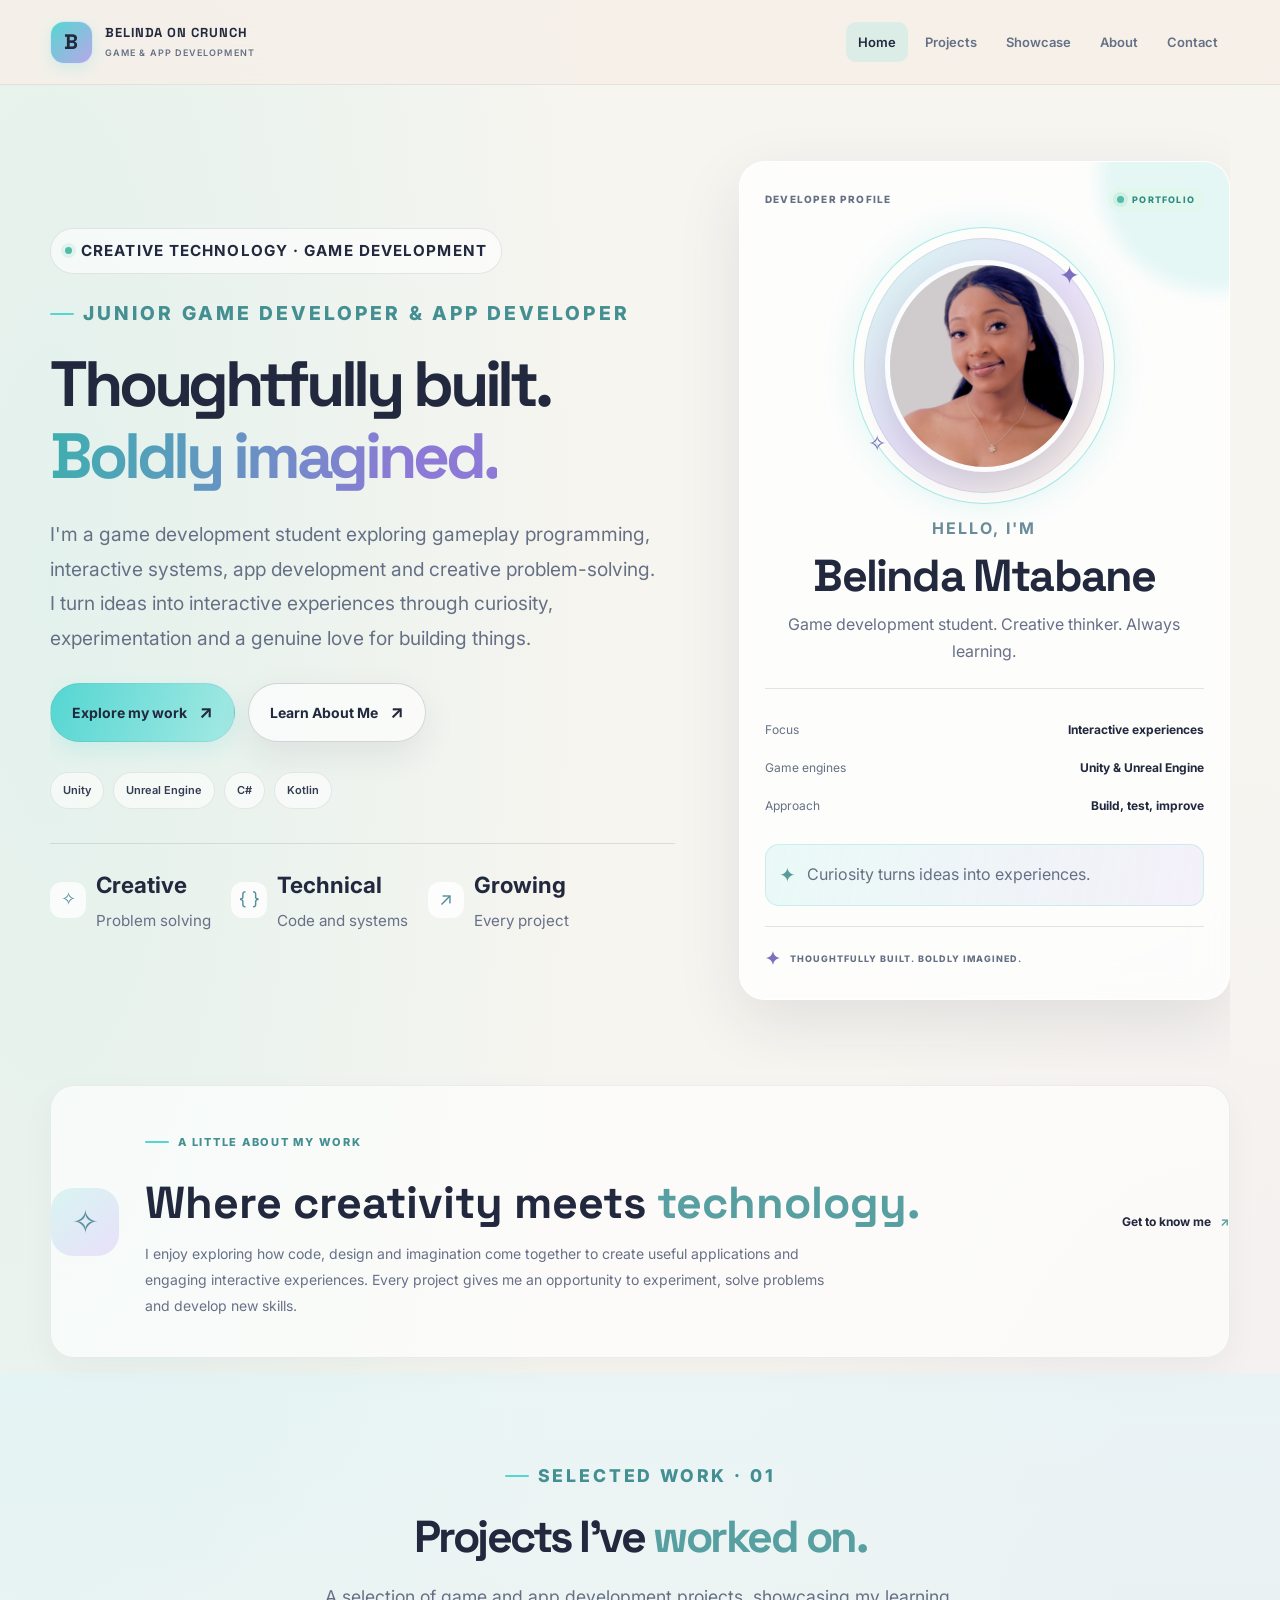
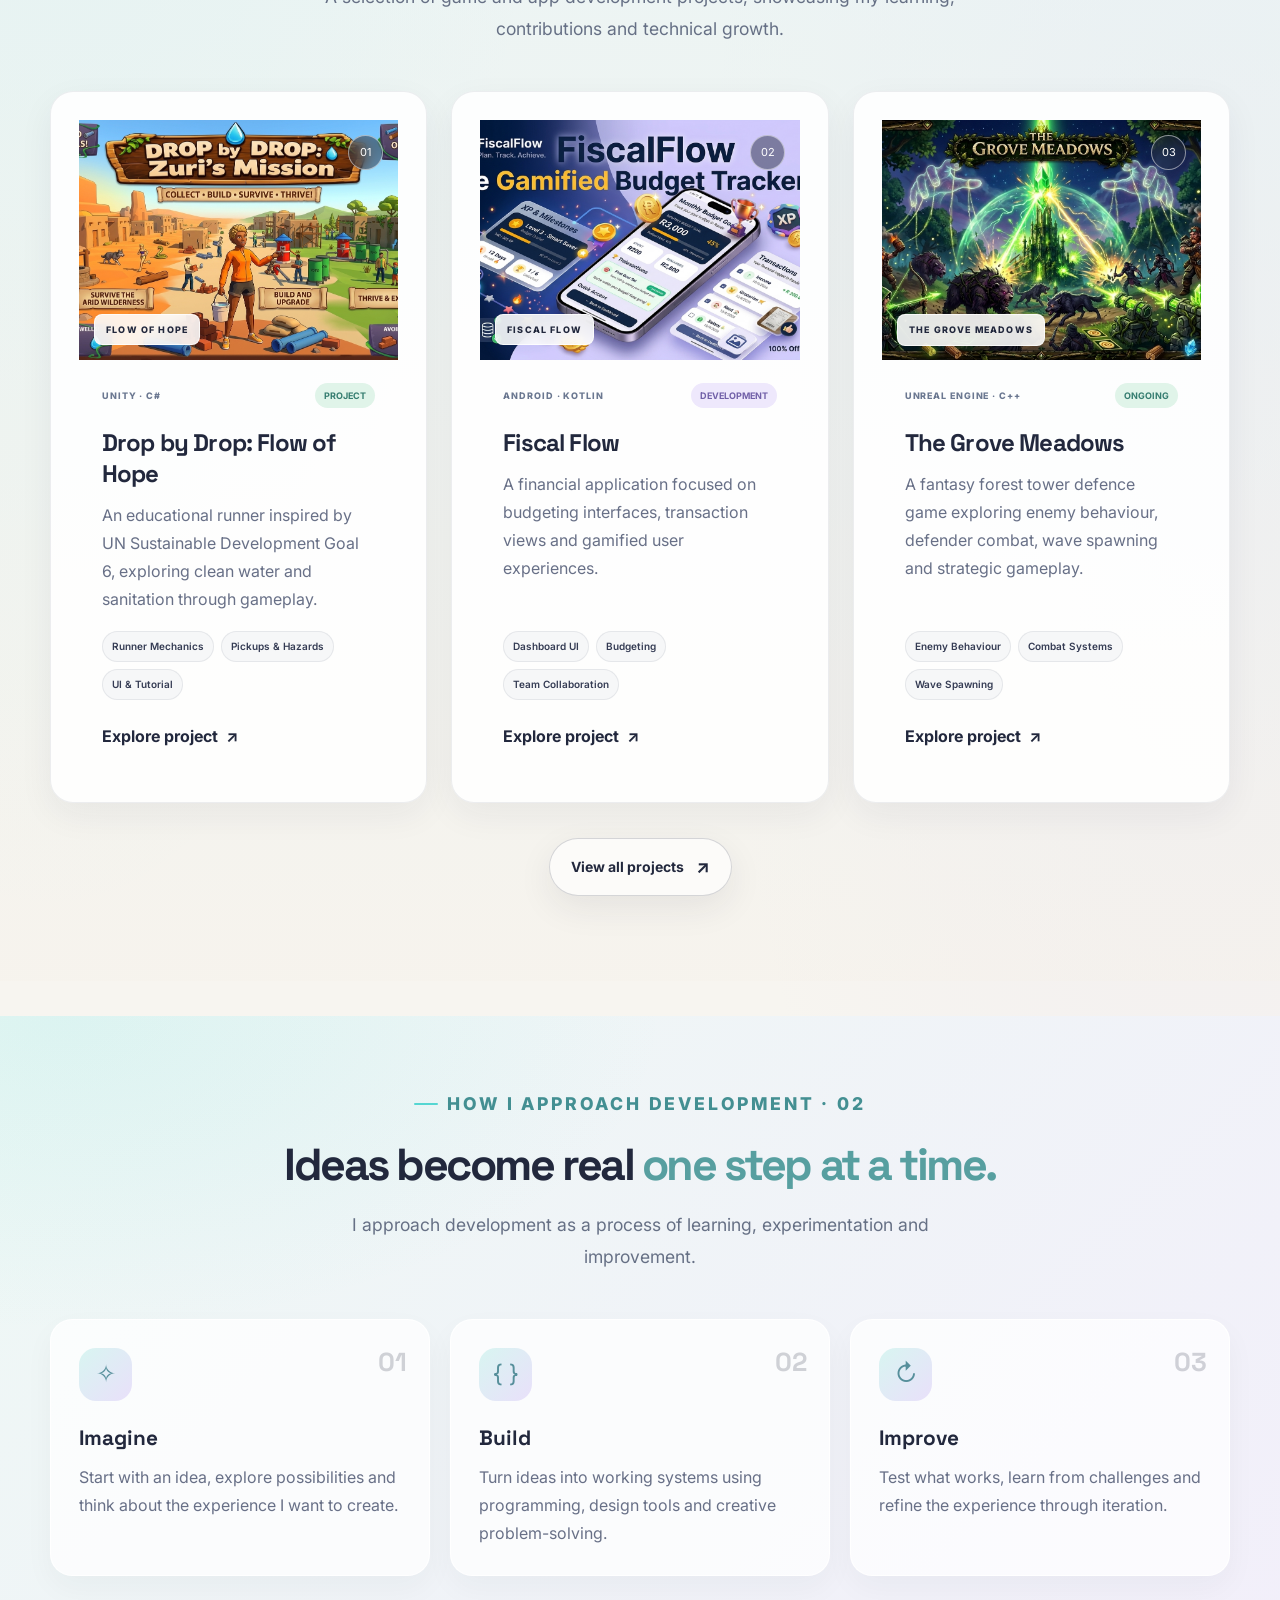
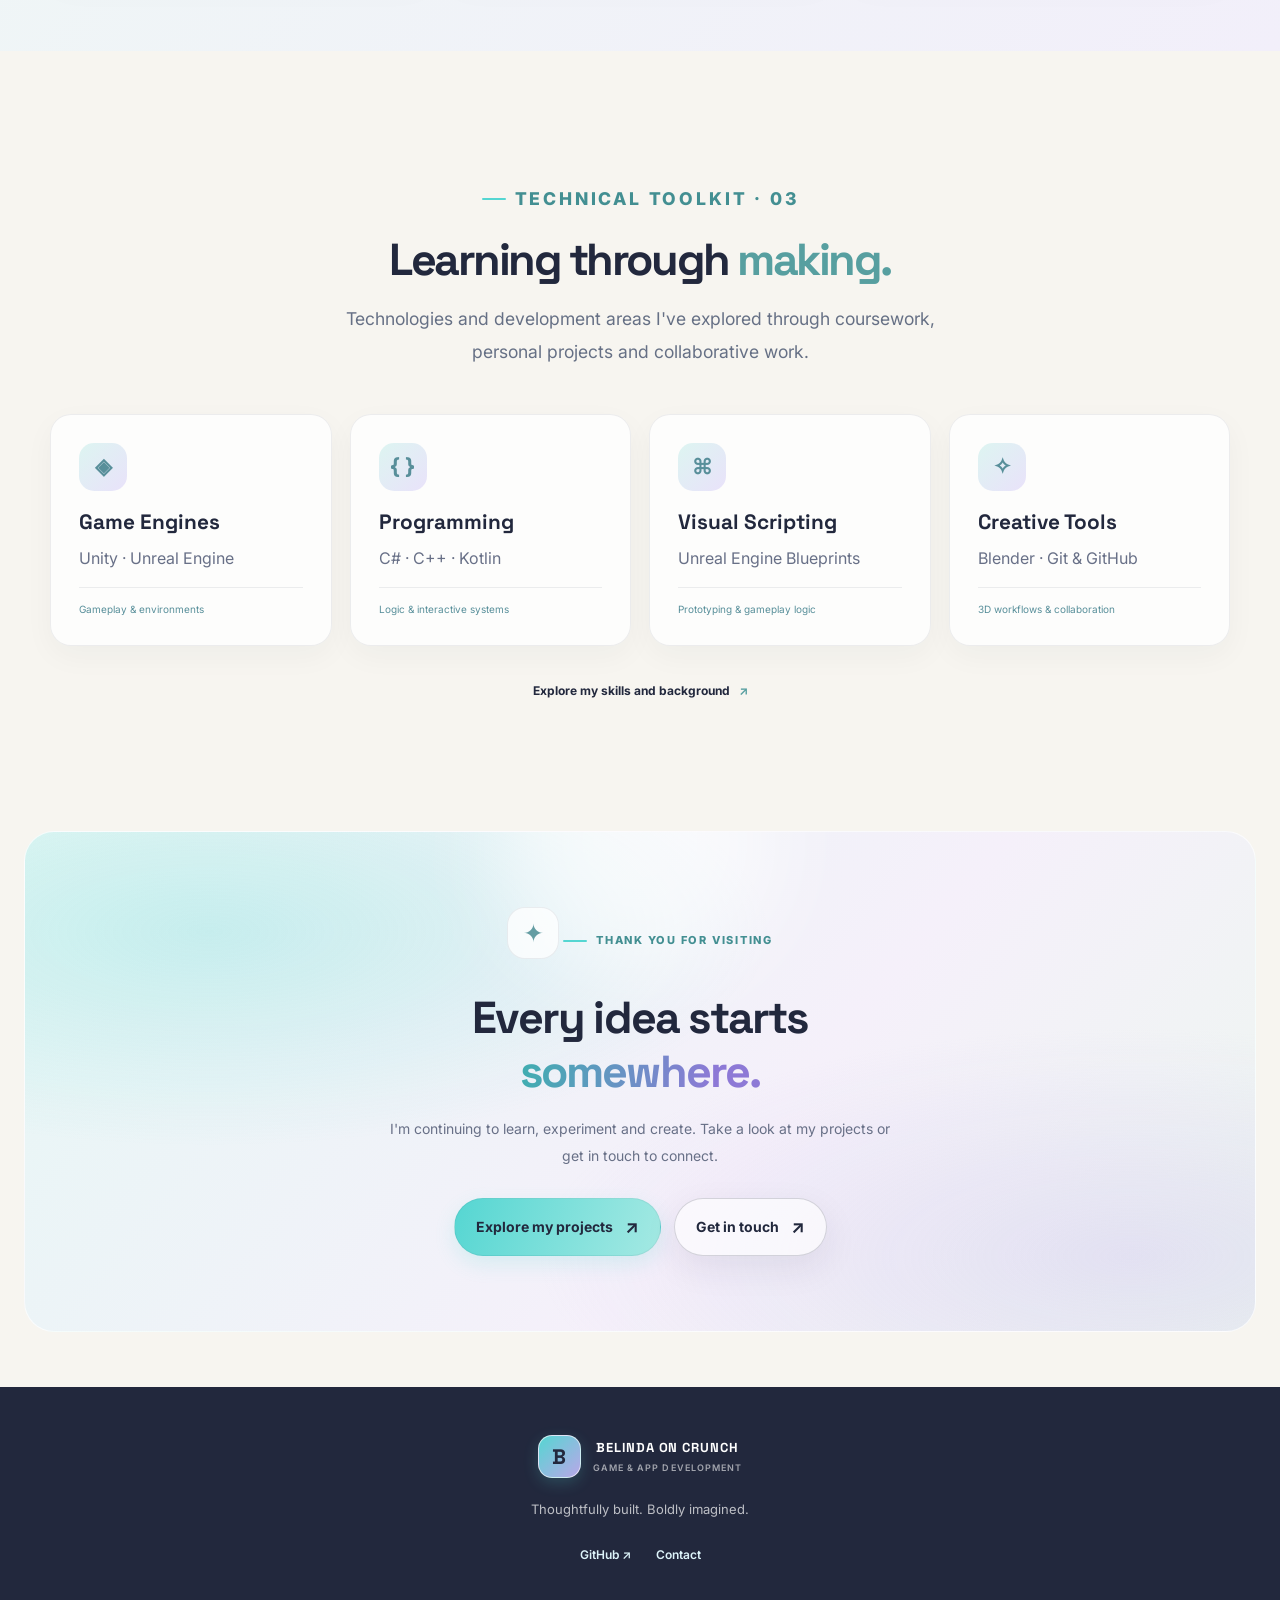
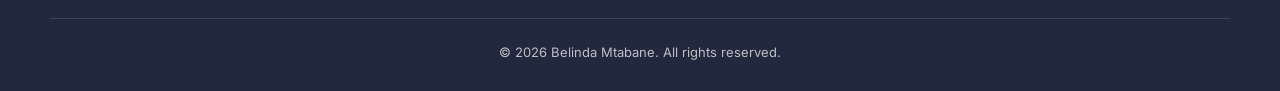
<file: index.html>
<!DOCTYPE html>
<html lang="en">
<head>
  <meta charset="UTF-8">
  <meta name="viewport" content="width=device-width, initial-scale=1.0">
  <meta name="theme-color" content="#22283D">
  <meta name="description" content="Belinda Mtabane's creative portfolio featuring game development, app development, interactive systems and creative technology.">
  <title>Belinda On Crunch | Developer Portfolio</title>

  <link rel="stylesheet" href="style.css">
  <link rel="preconnect" href="https://fonts.googleapis.com">
  <link rel="preconnect" href="https://fonts.gstatic.com" crossorigin>
  <link href="https://fonts.googleapis.com/css2?family=Inter:wght@400;500;600;700&family=Space+Grotesk:wght@400;500;600;700&display=swap" rel="stylesheet">
</head>

<body class="home-page">

  <!-- HEADER -->
  <header class="site-header">
    <nav class="navigation" aria-label="Main navigation">
      <a class="brand" href="index.html" aria-label="Belinda on Crunch home">
        <span class="brand-mark">B</span>
        <span>BELINDA ON CRUNCH<small>GAME &amp; APP DEVELOPMENT</small></span>
      </a>

      <div class="nav-links">
        <a href="index.html" aria-current="page">Home</a>
        <a href="projects.html">Projects</a>
        <a href="showcase.html">Showcase</a>
        <a href="about.html">About</a>
        <a href="contact.html">Contact</a>
         <!-- *** Removed: CV navigation link. -->
      </div>
    </nav>
  </header>

  <main class="home-main">

    <!-- HERO -->
    <section class="hero home-hero" id="home">

      <div class="hero-content home-hero-content">

        <div class="home-intro-label">
          <span class="availability-dot"></span>
          CREATIVE TECHNOLOGY · GAME DEVELOPMENT
        </div>

        <p class="eyebrow">JUNIOR GAME DEVELOPER &amp; APP DEVELOPER</p>

        <h1>
          Thoughtfully built.<br>
          <span class="gradient-text">Boldly imagined.</span>
        </h1>

        <p class="hero-description">
          I'm a game development student exploring gameplay programming,
          interactive systems, app development and creative problem-solving.
          I turn ideas into interactive experiences through curiosity,
          experimentation and a genuine love for building things.
        </p>

        <div class="hero-actions">
          <a class="button" href="projects.html">
            Explore my work <span>↗</span>
          </a>

          <a class="button button-secondary" href="about.html">
            Learn About Me <span>↗</span>
          </a>
        </div>

        <div class="hero-tags">
          <span>Unity</span>
          <span>Unreal Engine</span>
          <span>C#</span>
          <span>Kotlin</span>
        </div>

        <!-- TECHNOLOGY STATUS PANELS -->
        <div class="home-quick-stats">

          <div class="quick-stat">
            <span class="quick-stat-icon">✧</span>
            <span>
              <strong>Creative</strong>
              <small>Problem solving</small>
            </span>
          </div>

          <div class="quick-stat">
            <span class="quick-stat-icon">{ }</span>
            <span>
              <strong>Technical</strong>
              <small>Code and systems</small>
            </span>
          </div>

          <div class="quick-stat">
            <span class="quick-stat-icon">↗</span>
            <span>
              <strong>Growing</strong>
              <small>Every project</small>
            </span>
          </div>

        </div>
      </div>

      <!-- DEVELOPER PROFILE AREA -->
      <div class="home-visual-stage">

        <!-- PROFILE CARD: PRESERVED -->
        <aside class="developer-panel home-profile-card" aria-label="Developer introduction">

          <div class="panel-top">
            <span>DEVELOPER PROFILE</span>
            <span class="panel-indicator">
              <span class="availability-dot"></span>
              PORTFOLIO
            </span>
          </div>

          <div class="avatar-placeholder home-avatar">
            <div class="avatar-glow" aria-hidden="true"></div>

            <img
              class="profile-image"
              src="assets/images/belinda-portrait.png"
              alt="Portrait of Belinda, game developer"
            >

            <div class="orbit orbit-one" aria-hidden="true"></div>
            <div class="orbit orbit-two" aria-hidden="true"></div>

            <span class="avatar-sparkle sparkle-one" aria-hidden="true">✦</span>
            <span class="avatar-sparkle sparkle-two" aria-hidden="true">✧</span>
          </div>

          <div class="profile-heading">
            <p class="profile-kicker">HELLO, I'M</p>
            <h2>Belinda Mtabane</h2>
            <p>Game development student. Creative thinker. Always learning.</p>
          </div>

          <div class="panel-divider"></div>

          <div class="profile-row">
            <span>Focus</span>
            <strong>Interactive experiences</strong>
          </div>

          <div class="profile-row">
            <span>Game engines</span>
            <strong>Unity &amp; Unreal Engine</strong>
          </div>

          <div class="profile-row">
            <span>Approach</span>
            <strong>Build, test, improve</strong>
          </div>

          <div class="profile-note">
            <span>✦</span>
            <p>Curiosity turns ideas into experiences.</p>
          </div>

          <div class="panel-footer">
            <span class="tiny-sparkle">✦</span>
            <span>THOUGHTFULLY BUILT. BOLDLY IMAGINED.</span>
          </div>

        </aside>

      </div>

    </section>

    <!-- INTRODUCTION -->
    <section class="section home-introduction">

      <div class="intro-orb" aria-hidden="true">✧</div>

      <div class="home-intro-copy">
        <p class="eyebrow">A LITTLE ABOUT MY WORK</p>
        <h2>Where creativity meets <span class="accent">technology.</span></h2>
        <p>
          I enjoy exploring how code, design and imagination come together
          to create useful applications and engaging interactive experiences.
          Every project gives me an opportunity to experiment, solve problems
          and develop new skills.
        </p>
      </div>

      <a class="text-link" href="about.html">
        Get to know me <span>↗</span>
      </a>

    </section>

    <!-- FEATURED PROJECTS -->
    <section class="section projects-section" id="projects">

      <div class="section-heading home-section-heading">
        <p class="eyebrow">SELECTED WORK · 01</p>
        <h2>Projects I've <span class="accent">worked on.</span></h2>
        <p>
          A selection of game and app development projects,
          showcasing my learning, contributions and technical growth.
        </p>
      </div>

      <div class="project-grid">

        <!-- PROJECT 1 -->
        <article class="project-card water-card home-project-card">

          <div class="project-visual visual-water">
            <img
              class="project-image"
              src="assets/images/drop-by-drop-cover.jpg"
              alt="Drop by Drop: Flow of Hope game"
              loading="lazy"
            >
            <span class="visual-caption">FLOW OF HOPE</span>
            <span class="project-image-number">01</span>
          </div>

          <div class="project-content">

            <div class="project-meta">
              <span class="project-type">UNITY · C#</span>
              <span class="status status-active">PROJECT</span>
            </div>

            <h3>Drop by Drop: Flow of Hope</h3>

            <p>
              An educational runner inspired by UN Sustainable Development
              Goal 6, exploring clean water and sanitation through gameplay.
            </p>

            <div class="project-tags">
              <span>Runner Mechanics</span>
              <span>Pickups &amp; Hazards</span>
              <span>UI &amp; Tutorial</span>
            </div>

            <!-- *** Opens the Drop by Drop project details page. -->
            <a class="project-link" href="projects/drop-by-drop.html">
              Explore project <span>↗</span>
            </a>

          </div>
        </article>

        <!-- PROJECT 2 -->
        <article class="project-card finance-card home-project-card">

          <div class="project-visual visual-finance">
            <img
              class="project-image"
              src="assets/images/fiscal-flow-cover.jpg"
              alt="Fiscal Flow financial app"
              loading="lazy"
            >
            <span class="visual-caption">FISCAL FLOW</span>
            <span class="project-image-number">02</span>
          </div>

          <div class="project-content">

            <div class="project-meta">
              <span class="project-type">ANDROID · KOTLIN</span>
              <span class="status status-planned">DEVELOPMENT</span>
            </div>

            <h3>Fiscal Flow</h3>

            <p>
              A financial application focused on budgeting interfaces,
              transaction views and gamified user experiences.
            </p>

            <div class="project-tags">
              <span>Dashboard UI</span>
              <span>Budgeting</span>
              <span>Team Collaboration</span>
            </div>

            <!-- *** Opens the Fiscal Flow project details page. -->
            <a class="project-link" href="projects/fiscal-flow.html">
              Explore project <span>↗</span>
            </a>

          </div>
        </article>

        <!-- PROJECT 3 -->
        <article class="project-card forest-card home-project-card">

          <div class="project-visual visual-forest">
            <img
              class="project-image"
              src="assets/images/grove-meadows-cover.jpg"
              alt="The Grove Meadows tower defence game"
              loading="lazy"
            >
            <span class="visual-caption">THE GROVE MEADOWS</span>
            <span class="project-image-number">03</span>
          </div>

          <div class="project-content">

            <div class="project-meta">
              <span class="project-type">UNREAL ENGINE · C++</span>
              <span class="status status-active">ONGOING</span>
            </div>

            <h3>The Grove Meadows</h3>

            <p>
              A fantasy forest tower defence game exploring enemy behaviour,
              defender combat, wave spawning and strategic gameplay.
            </p>

            <div class="project-tags">
              <span>Enemy Behaviour</span>
              <span>Combat Systems</span>
              <span>Wave Spawning</span>
            </div>

            <!-- *** Opens The Grove Meadows project details page. -->
            <a class="project-link" href="projects/grove-meadows.html">
              Explore project <span>↗</span>
            </a>

          </div>
        </article>

      </div>

      <div class="home-section-action">
        <a class="button button-secondary" href="projects.html">
          View all projects <span>↗</span>
        </a>
      </div>

    </section>

    <!-- CREATIVE PROCESS -->
    <section class="home-process-section">

      <div class="section home-process-inner">

        <div class="section-heading home-section-heading">
          <p class="eyebrow">HOW I APPROACH DEVELOPMENT · 02</p>
          <h2>Ideas become real <span class="accent">one step at a time.</span></h2>
          <p>
            I approach development as a process of learning,
            experimentation and improvement.
          </p>
        </div>

        <div class="home-process-grid">

          <article class="home-process-card">
            <span class="process-number">01</span>
            <div class="process-icon">✧</div>
            <h3>Imagine</h3>
            <p>
              Start with an idea, explore possibilities and think about
              the experience I want to create.
            </p>
          </article>

          <article class="home-process-card">
            <span class="process-number">02</span>
            <div class="process-icon">{ }</div>
            <h3>Build</h3>
            <p>
              Turn ideas into working systems using programming,
              design tools and creative problem-solving.
            </p>
          </article>

          <article class="home-process-card">
            <span class="process-number">03</span>
            <div class="process-icon">↻</div>
            <h3>Improve</h3>
            <p>
              Test what works, learn from challenges and refine
              the experience through iteration.
            </p>
          </article>

        </div>
      </div>

    </section>

    <!-- SKILLS -->
    <section class="section skills-section" id="skills">

      <div class="section-heading home-section-heading">
        <p class="eyebrow">TECHNICAL TOOLKIT · 03</p>
        <h2>Learning through <span class="accent">making.</span></h2>
        <p>
          Technologies and development areas I've explored through
          coursework, personal projects and collaborative work.
        </p>
      </div>

      <div class="skills-grid home-skills-grid">

        <article class="skill-card home-skill-card">
          <span class="skill-icon">◈</span>
          <h3>Game Engines</h3>
          <p>Unity · Unreal Engine</p>
          <span class="skill-card-detail">Gameplay &amp; environments</span>
        </article>

        <article class="skill-card home-skill-card">
          <span class="skill-icon">{ }</span>
          <h3>Programming</h3>
          <p>C# · C++ · Kotlin</p>
          <span class="skill-card-detail">Logic &amp; interactive systems</span>
        </article>

        <article class="skill-card home-skill-card">
          <span class="skill-icon">⌘</span>
          <h3>Visual Scripting</h3>
          <p>Unreal Engine Blueprints</p>
          <span class="skill-card-detail">Prototyping &amp; gameplay logic</span>
        </article>

        <article class="skill-card home-skill-card">
          <span class="skill-icon">✧</span>
          <h3>Creative Tools</h3>
          <p>Blender · Git &amp; GitHub</p>
          <span class="skill-card-detail">3D workflows &amp; collaboration</span>
        </article>

      </div>

      <div class="home-section-action">
        <a class="text-link" href="about.html">
          Explore my skills and background <span>↗</span>
        </a>
      </div>

    </section>

    <!-- CLOSING CALL TO ACTION -->
    <section class="home-closing-section">

      <div class="home-closing-glow" aria-hidden="true"></div>

      <div class="home-closing-content">
        <span class="closing-sparkle" aria-hidden="true">✦</span>
        <p class="eyebrow">THANK YOU FOR VISITING</p>

        <h2>
          Every idea starts<br>
          <span class="gradient-text">somewhere.</span>
        </h2>

        <p>
          I'm continuing to learn, experiment and create.
          Take a look at my projects or get in touch to connect.
        </p>

        <div class="hero-actions closing-actions">
          <a class="button" href="projects.html">
            Explore my projects <span>↗</span>
          </a>

          <a class="button button-secondary" href="contact.html">
            Get in touch <span>↗</span>
          </a>
        </div>
      </div>

    </section>

  </main>

  <!-- FOOTER -->
  <footer class="site-footer">

    <div class="footer-content">

      <a class="brand footer-brand" href="index.html" aria-label="Belinda on Crunch home">
        <span class="brand-mark">B</span>
        <span>BELINDA ON CRUNCH<small>GAME &amp; APP DEVELOPMENT</small></span>
      </a>

      <p>Thoughtfully built. Boldly imagined.</p>

      <div class="footer-links">
        <a href="https://github.com/BelindaMtabane" target="_blank" rel="noopener noreferrer">GitHub ↗</a>
        <a href="contact.html">Contact</a>
        <!-- *** Removed: CV footer link. -->
      </div>

      <p class="copyright">
        &copy; 2026 Belinda Mtabane. All rights reserved.
      </p>

    </div>

  </footer>

</body>
</html>
</file>
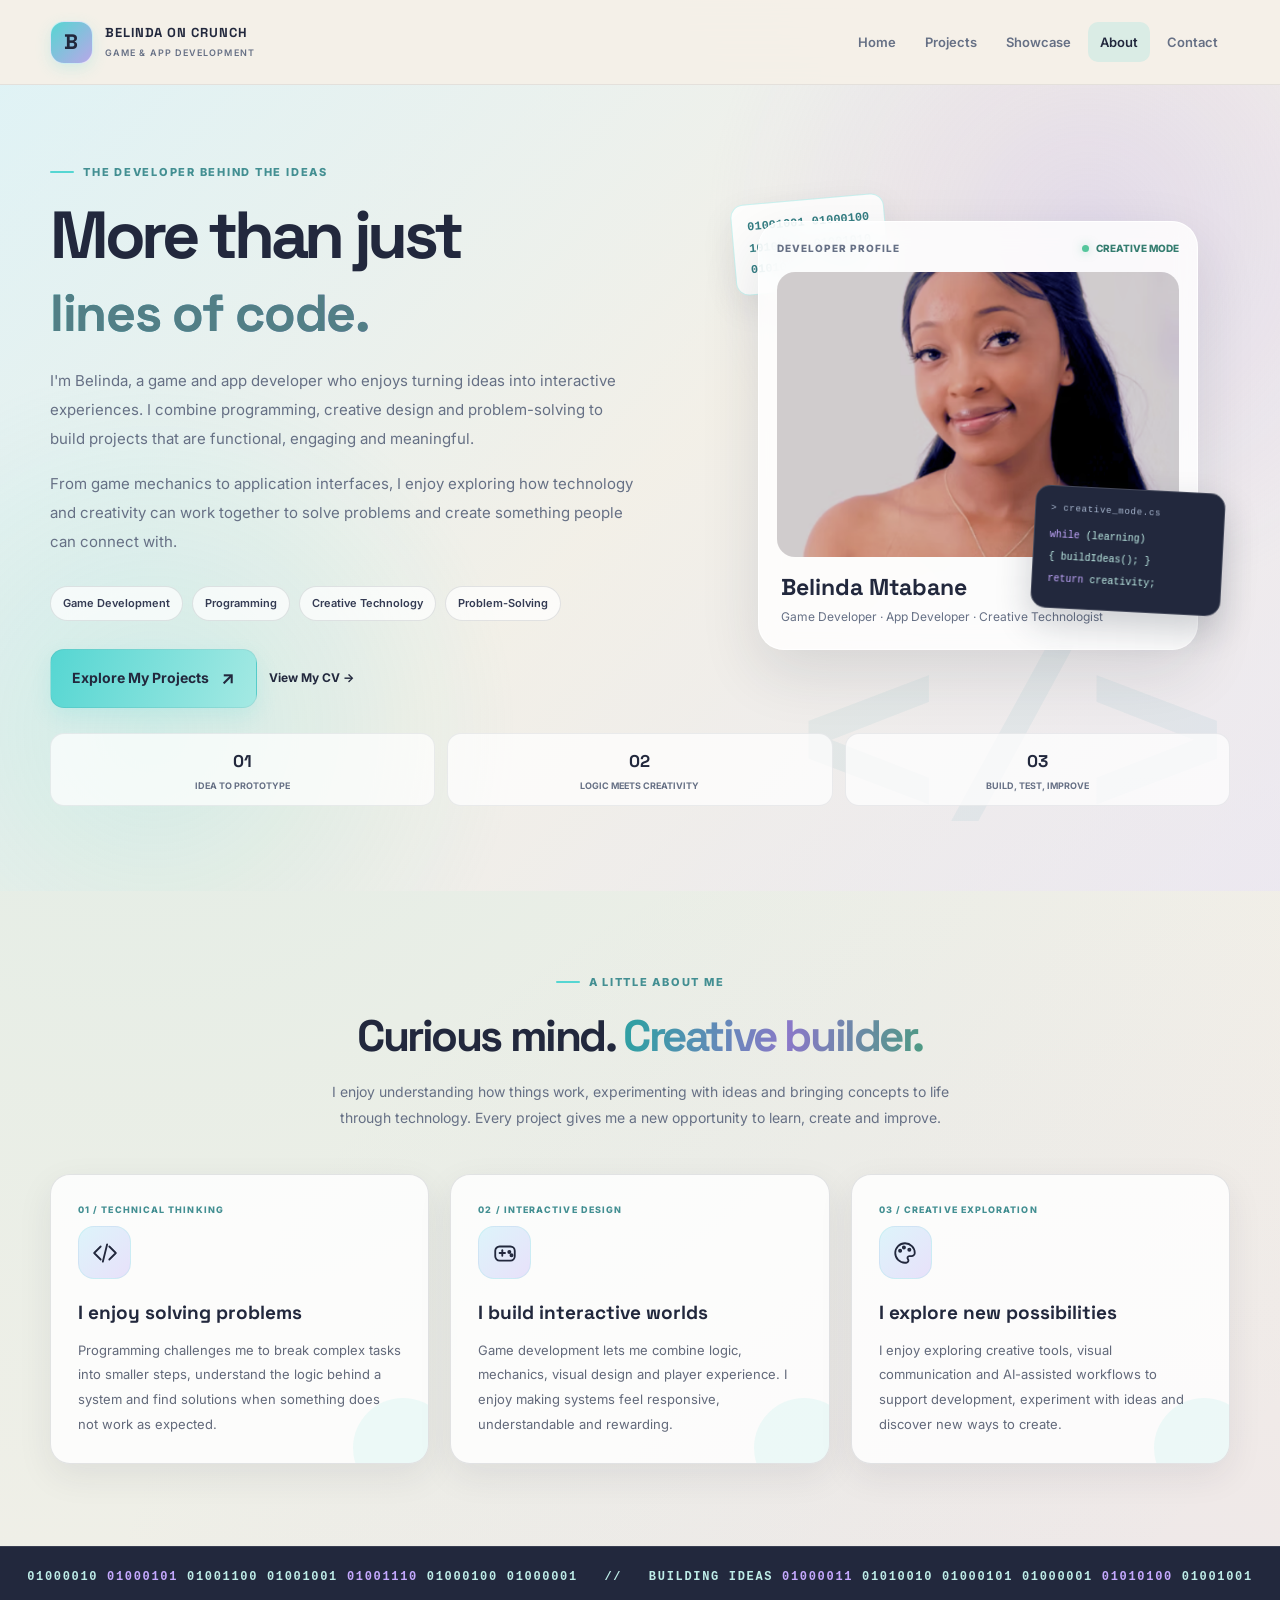
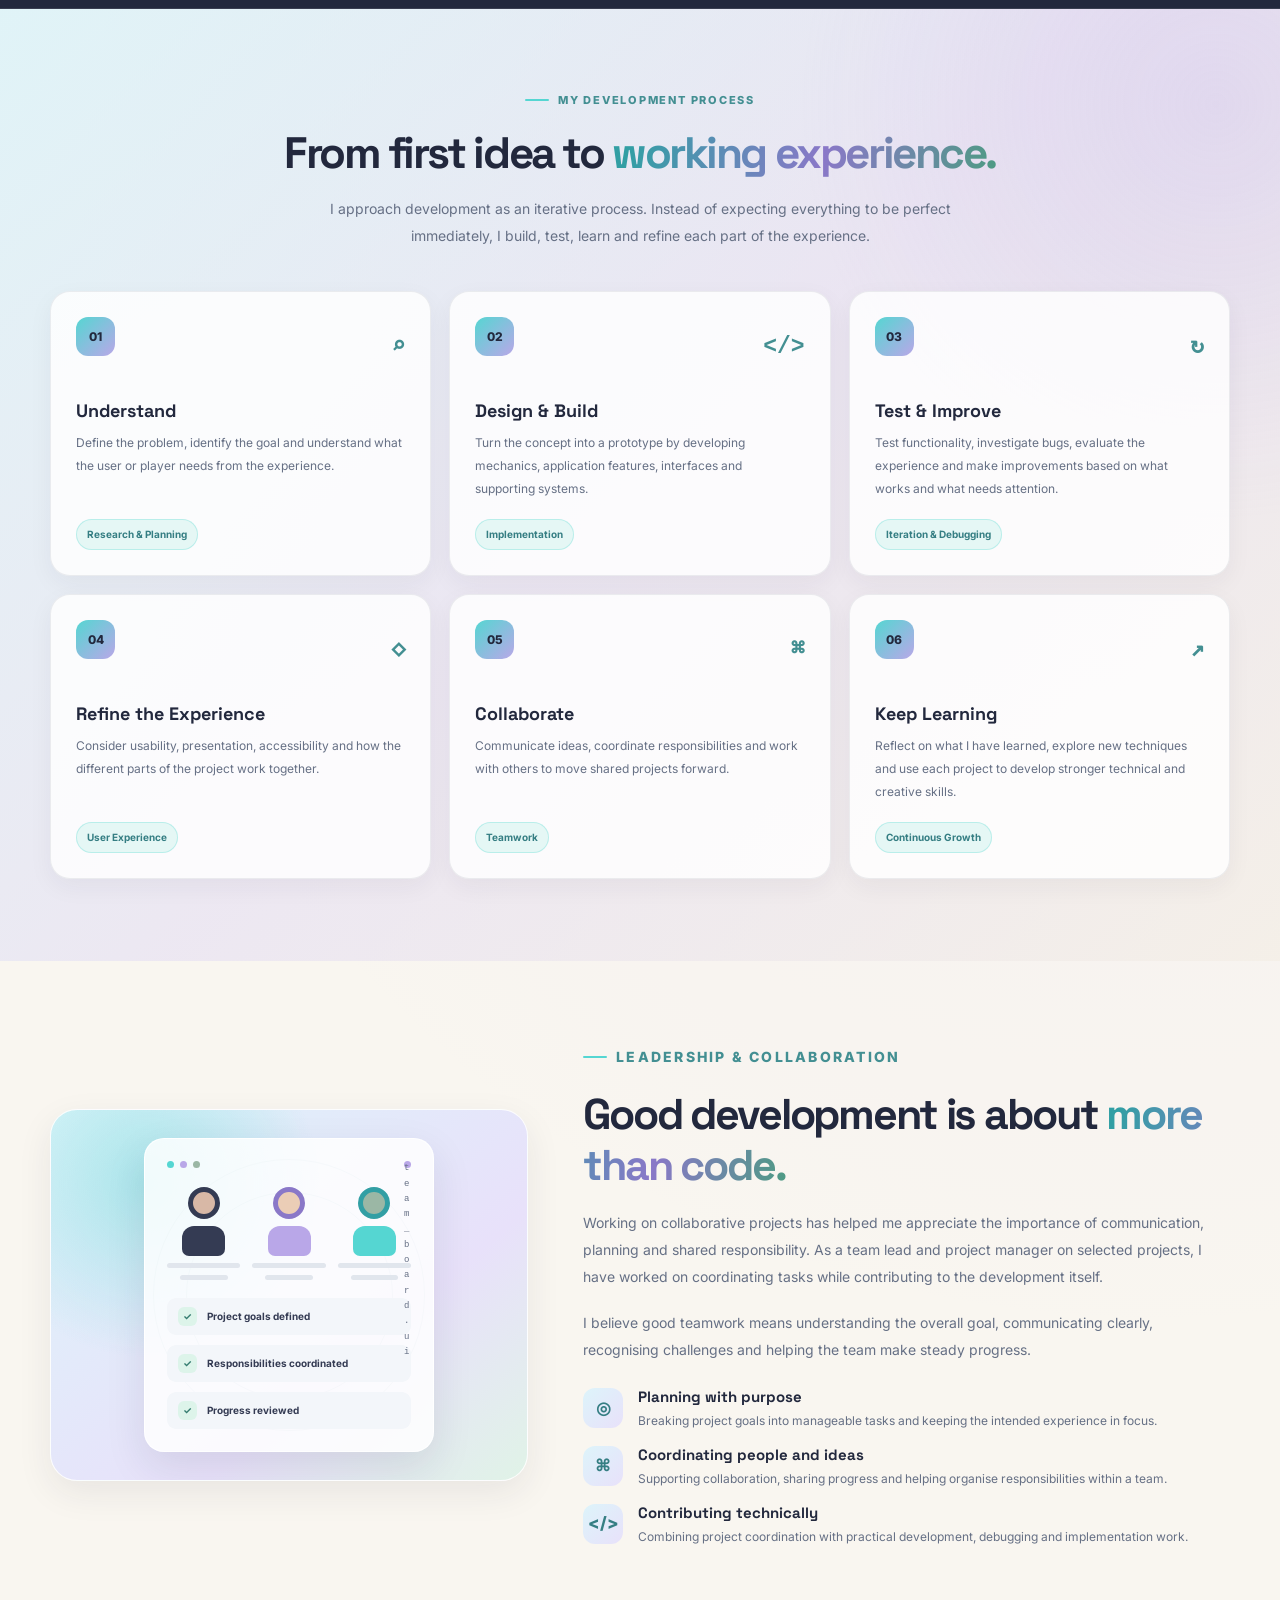
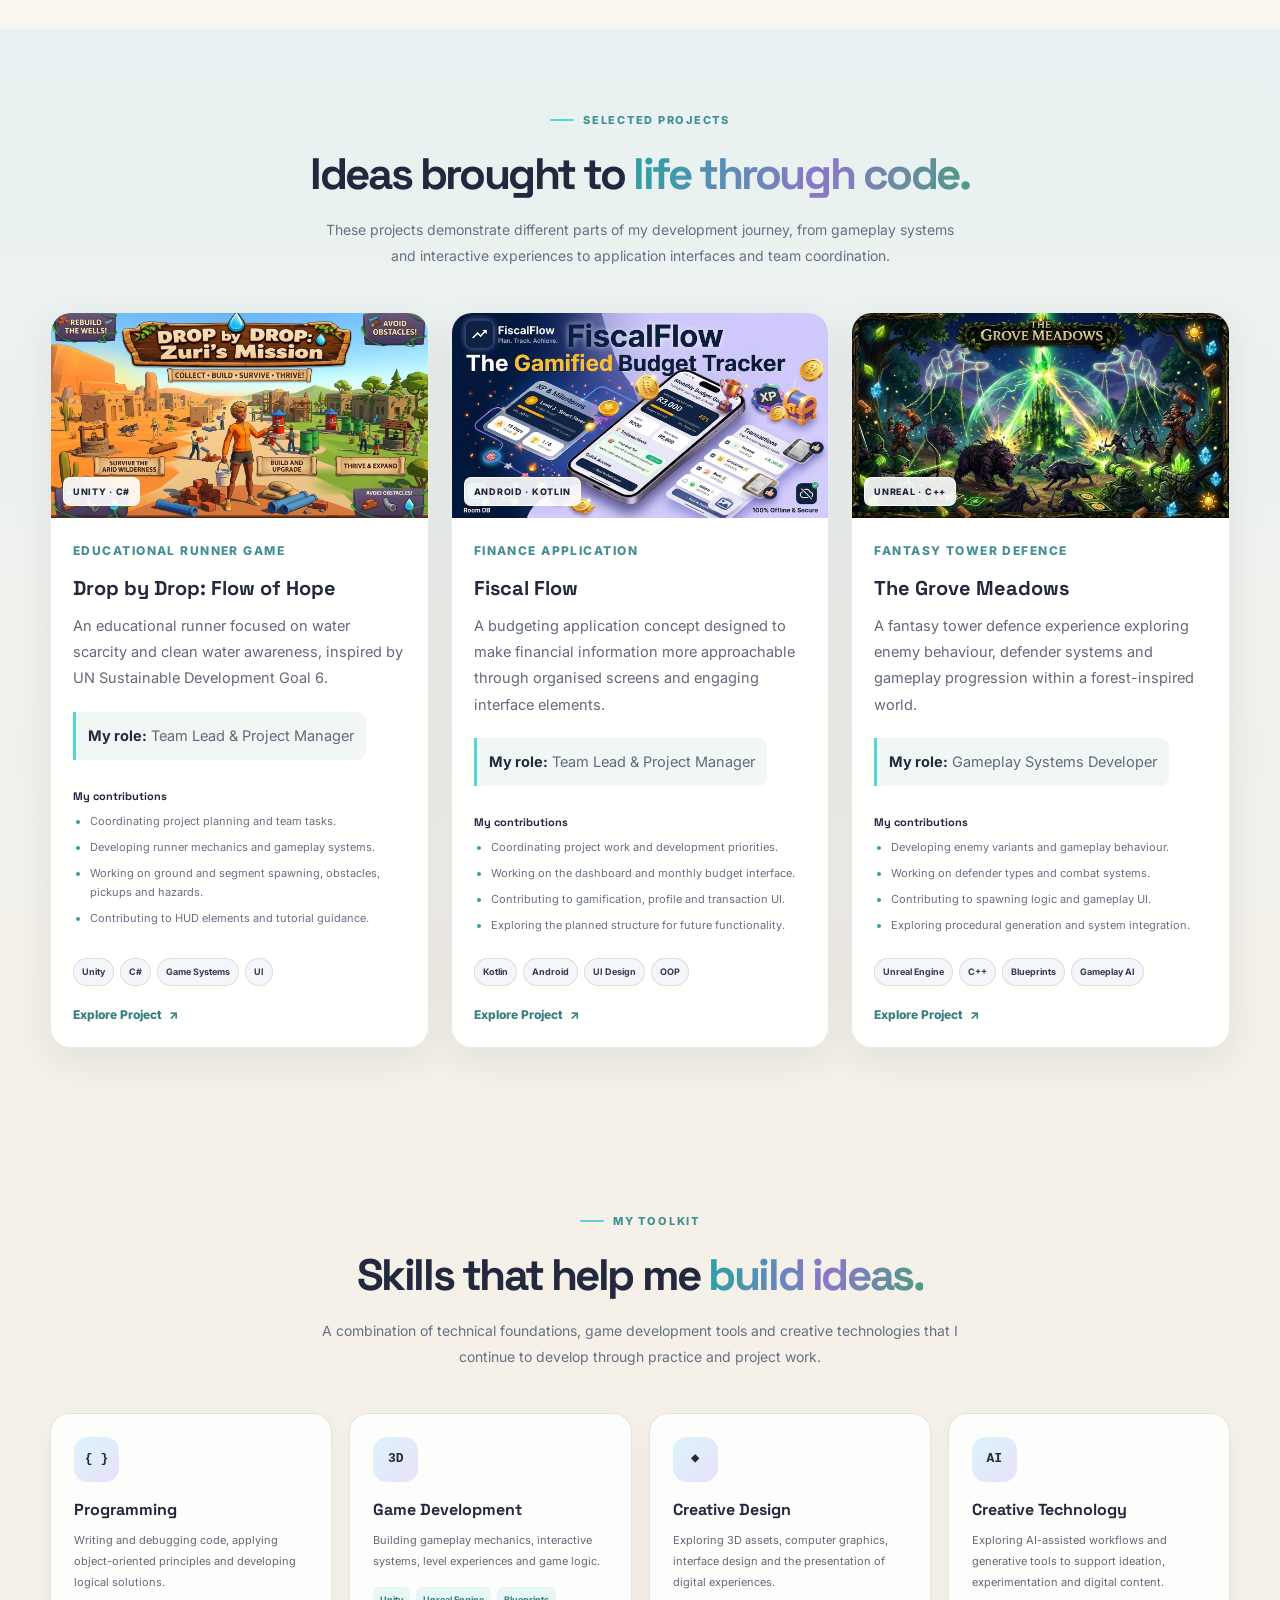
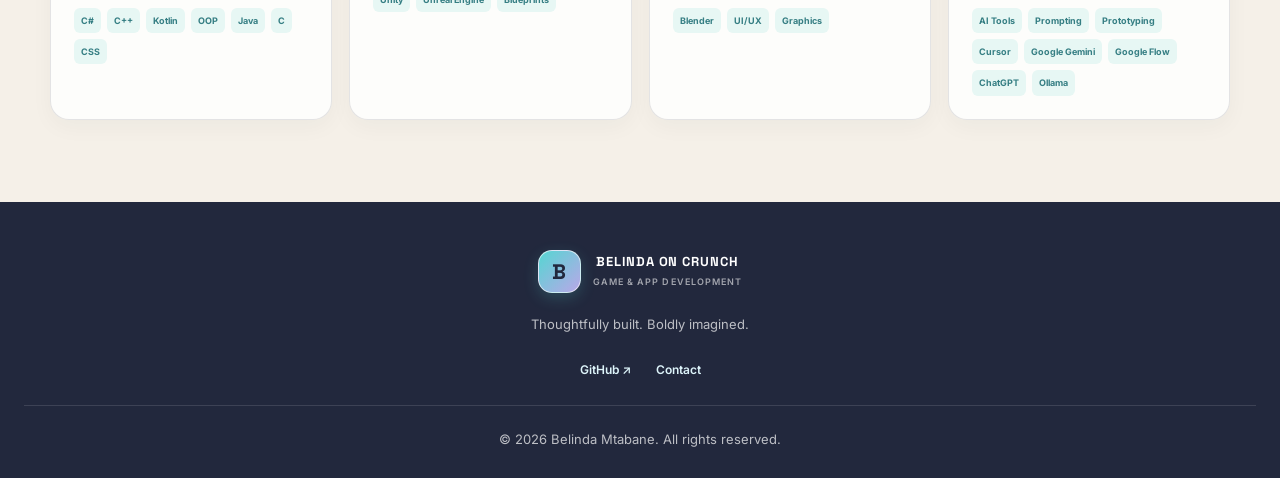
<file: about.html>
<body class="about-page">
<!DOCTYPE html>
<html lang="en">
<head>
  <meta charset="UTF-8">
  <meta name="viewport" content="width=device-width, initial-scale=1.0">

  <title>About Belinda | Belinda on Crunch</title>

  <meta
    name="description"
    content="Discover Belinda's approach to game development, programming, creative technology, leadership and interactive experiences."
  >

  <link rel="stylesheet" href="style.css">

  <link rel="preconnect" href="https://fonts.googleapis.com">
  <link rel="preconnect" href="https://fonts.gstatic.com" crossorigin>

  <link
    href="https://fonts.googleapis.com/css2?family=Inter:wght@400;500;600;700;800&family=Space+Grotesk:wght@400;500;600;700&display=swap"
    rel="stylesheet"
  >

  <!-- ABOUT PAGE VISUAL ENHANCEMENTS -->
  <style>
    /* Keep the existing site design while adding more visual interest. */

    .about-page {
      --about-teal: #329FA4;
      --about-purple: #8A78C8;
      --about-mint: #DDF4EA;
      --about-panel: rgba(255, 255, 255, 0.82);
    }

    .about-container {
      width: min(var(--page-width), calc(100% - 48px));
      margin: 0 auto;
    }

    .about-page .eyebrow {
      color: #438F92;
    }

    .about-page .section-heading {
      max-width: 760px;
      margin: 0 auto 42px;
      text-align: center;
    }

    .about-page .section-heading h2 {
      margin-bottom: 16px;
      font-size: clamp(30px, 4vw, 44px);
      letter-spacing: -0.055em;
    }

    .about-page .section-heading > p:last-child {
      max-width: 650px;
      margin: 0 auto;
      line-height: 1.9;
    }

    /* HERO */

    .about-hero {
      position: relative;
      isolation: isolate;
      overflow: hidden;
      width: 100%;
      min-height: auto;
      padding: 78px 0 85px;
      background:
        radial-gradient(
          circle at 85% 18%,
          rgba(185, 167, 232, 0.28),
          transparent 30%
        ),
        radial-gradient(
          circle at 12% 80%,
          rgba(85, 214, 210, 0.18),
          transparent 28%
        ),
        linear-gradient(
          135deg,
          rgba(221, 244, 250, 0.75),
          rgba(245, 240, 232, 0.8),
          rgba(232, 227, 247, 0.55)
        );
    }

    .about-hero::after {
      content: "</>";
      position: absolute;
      z-index: -1;
      right: 4%;
      bottom: 2%;
      color: rgba(50, 159, 164, 0.07);
      font-family: monospace;
      font-size: clamp(100px, 20vw, 240px);
      font-weight: 800;
      line-height: 1;
      pointer-events: none;
    }

    .about-hero-grid {
      display: grid;
      grid-template-columns: minmax(0, 1.1fr) minmax(290px, 0.9fr);
      align-items: center;
      gap: 60px;
    }

    .about-hero-text {
      min-width: 0;
    }

    .about-hero h1 {
      margin-bottom: 22px;
      font-size: clamp(42px, 5.2vw, 68px);
      letter-spacing: -0.065em;
      line-height: 1.08;
    }

    .about-hero h1 .gradient-text {
      display: block;
      margin-top: 10px;
      font-size: 0.78em;
      line-height: 1.2;
    }

    .about-hero .hero-description {
      max-width: 590px;
      font-size: 15px;
      line-height: 1.95;
    }

    .about-hero .hero-tags {
      gap: 9px;
    }

    .about-hero .hero-actions {
      gap: 12px;
    }

    /* PROGRAMMER PROFILE VISUAL */

    .about-visual-stack {
      position: relative;
      min-width: 0;
      max-width: 440px;
      width: 100%;
      justify-self: center;
    }

    .about-profile-card {
      position: relative;
      z-index: 2;
      overflow: hidden;
      padding: 18px;
      background: var(--about-panel);
      border: 1px solid rgba(255, 255, 255, 0.95);
      border-radius: 26px;
      box-shadow: 0 22px 60px rgba(34, 40, 61, 0.12);
      backdrop-filter: blur(14px);
    }

    .about-profile-top {
      display: flex;
      justify-content: space-between;
      align-items: center;
      gap: 12px;
      margin-bottom: 15px;
      color: var(--text-muted);
      font-size: 10px;
      font-weight: 800;
      letter-spacing: 0.1em;
    }

    .about-live-dot {
      display: inline-flex;
      align-items: center;
      gap: 7px;
      color: #357D70;
      letter-spacing: 0;
    }

    .about-live-dot::before {
      content: "";
      width: 7px;
      height: 7px;
      border-radius: 50%;
      background: #55C69C;
      box-shadow: 0 0 10px rgba(85, 198, 156, 0.5);
    }

    .about-portrait-frame {
      overflow: hidden;
      height: 285px;
      background: linear-gradient(
        135deg,
        var(--ice-blue),
        #E8E1FA,
        #E0F3E7
      );
      border-radius: 18px;
    }

    .about-portrait-frame img {
      display: block;
      width: 100%;
      height: 100%;
      object-fit: cover;
      object-position: center;
    }

    .about-profile-caption {
      padding: 17px 4px 3px;
    }

    .about-profile-caption h2 {
      margin-bottom: 5px;
      font-size: 23px;
    }

    .about-profile-caption p {
      font-size: 12px;
      line-height: 1.8;
    }

    /* Floating code card */

    .about-code-float {
      position: absolute;
      z-index: 3;
      right: -25px;
      bottom: 38px;
      width: 190px;
      padding: 15px;
      background: #22283D;
      border: 1px solid rgba(255, 255, 255, 0.15);
      border-radius: 15px;
      box-shadow: 0 15px 35px rgba(34, 40, 61, 0.22);
      transform: rotate(3deg);
    }

    .about-code-heading {
      margin-bottom: 10px;
      color: #A8B7CF;
      font-family: monospace;
      font-size: 9px;
      letter-spacing: 0.08em;
    }

    .about-code-line {
      margin: 5px 0;
      color: #BFEDE6;
      font-family: monospace;
      font-size: 10px;
      line-height: 1.7;
      overflow-wrap: anywhere;
    }

    .about-code-line span {
      color: #C5A9FF;
    }

    .about-binary-float {
      position: absolute;
      z-index: 1;
      top: -22px;
      left: -25px;
      padding: 12px 15px;
      color: #357E83;
      background: rgba(255, 255, 255, 0.86);
      border: 1px solid rgba(85, 214, 210, 0.3);
      border-radius: 13px;
      font-family: monospace;
      font-size: 12px;
      font-weight: 700;
      line-height: 1.8;
      box-shadow: var(--shadow-soft);
      transform: rotate(-5deg);
    }

    /* SMALL VISUAL STATS */

    .about-mini-stats {
      display: grid;
      grid-template-columns: repeat(3, minmax(0, 1fr));
      gap: 12px;
      margin-top: 25px;
    }

    .about-mini-stat {
      padding: 13px 10px;
      background: rgba(255, 255, 255, 0.72);
      border: 1px solid rgba(34, 40, 61, 0.08);
      border-radius: 14px;
      text-align: center;
    }

    .about-mini-stat strong {
      display: block;
      margin-bottom: 3px;
      color: var(--deep-navy);
      font-family: "Space Grotesk", sans-serif;
      font-size: 17px;
    }

    .about-mini-stat span {
      display: block;
      color: var(--text-muted);
      font-size: 9px;
      font-weight: 700;
      line-height: 1.5;
    }

    /* STORY */

    .about-section {
      padding: 82px 0;
    }

    .about-story-grid {
      display: grid;
      grid-template-columns: repeat(3, minmax(0, 1fr));
      gap: 21px;
    }

    .about-info-card {
      position: relative;
      overflow: hidden;
      min-width: 0;
      padding: 27px;
      background: var(--about-panel);
      border: 1px solid var(--border-light);
      border-radius: var(--radius-medium);
      box-shadow: var(--shadow-soft);
      transition: transform 0.22s ease, box-shadow 0.22s ease;
    }

    .about-info-card:hover {
      transform: translateY(-5px);
      box-shadow: var(--shadow-hover);
    }

    .about-info-card::after {
      content: "";
      position: absolute;
      right: -25px;
      bottom: -35px;
      width: 100px;
      height: 100px;
      border-radius: 50%;
      background: rgba(85, 214, 210, 0.09);
      pointer-events: none;
    }

    .about-card-icon {
      display: grid;
      place-items: center;
      width: 53px;
      height: 53px;
      margin-bottom: 21px;
      color: var(--deep-navy);
      background: linear-gradient(
        135deg,
        var(--ice-blue),
        #E8E1FA
      );
      border: 1px solid rgba(85, 214, 210, 0.15);
      border-radius: 16px;
    }

    .about-card-icon svg {
      width: 26px;
      height: 26px;
      fill: none;
      stroke: currentColor;
      stroke-width: 1.7;
      stroke-linecap: round;
      stroke-linejoin: round;
    }

    .about-info-card h3 {
      margin-bottom: 11px;
      font-size: 19px;
    }

    .about-info-card p {
      font-size: 13px;
      line-height: 1.9;
    }

    .about-card-kicker {
      display: block;
      margin-bottom: 9px;
      color: #438F92;
      font-size: 9px;
      font-weight: 800;
      letter-spacing: 0.12em;
      text-transform: uppercase;
    }

    /* VISUAL DEVELOPMENT PROCESS */

    .about-approach-section {
      background:
        radial-gradient(
          circle at 95% 10%,
          rgba(185, 167, 232, 0.22),
          transparent 28%
        ),
        linear-gradient(
          135deg,
          rgba(221, 244, 250, 0.85),
          rgba(232, 227, 247, 0.65),
          rgba(245, 240, 232, 0.8)
        );
    }

    .about-process-grid {
      display: grid;
      grid-template-columns: repeat(3, minmax(0, 1fr));
      gap: 18px;
    }

    .about-process-card {
      display: flex;
      flex-direction: column;
      align-items: flex-start;
      min-width: 0;
      padding: 25px;
      background: rgba(255, 255, 255, 0.82);
      border: 1px solid rgba(34, 40, 61, 0.08);
      border-radius: 20px;
      box-shadow: 0 8px 25px rgba(34, 40, 61, 0.05);
      transition: transform 0.22s ease, box-shadow 0.22s ease;
    }

    .about-process-card:hover {
      transform: translateY(-4px);
      box-shadow: var(--shadow-hover);
    }

    .about-process-top {
      display: flex;
      align-items: center;
      justify-content: space-between;
      width: 100%;
      margin-bottom: 22px;
    }

    .about-process-number {
      display: grid;
      place-items: center;
      width: 39px;
      height: 39px;
      color: var(--deep-navy);
      background: linear-gradient(
        135deg,
        var(--turquoise),
        var(--lilac)
      );
      border-radius: 12px;
      font-size: 12px;
      font-weight: 800;
    }

    .about-process-symbol {
      color: #438F92;
      font-family: monospace;
      font-size: 23px;
      font-weight: 800;
    }

    .about-process-card h3 {
      margin-bottom: 10px;
      font-size: 18px;
    }

    .about-process-card p {
      margin-bottom: 19px;
      font-size: 12px;
      line-height: 1.9;
    }

    .about-process-tag {
      margin-top: auto;
      padding: 6px 10px;
      color: #357E83;
      background: #E5F7F5;
      border: 1px solid rgba(85, 214, 210, 0.3);
      border-radius: 999px;
      font-size: 10px;
      font-weight: 700;
    }

    /* LEADERSHIP FEATURE */

    .about-leadership-section {
      background: rgba(255, 255, 255, 0.35);
    }

    .about-leadership-layout {
      display: grid;
      grid-template-columns: minmax(0, 0.85fr) minmax(0, 1.15fr);
      align-items: center;
      gap: 55px;
    }

    .about-leadership-art {
      position: relative;
      overflow: hidden;
      min-height: 340px;
      display: grid;
      place-items: center;
      padding: 28px;
      background:
        radial-gradient(
          circle at 20% 20%,
          rgba(85, 214, 210, 0.38),
          transparent 36%
        ),
        linear-gradient(140deg, #DDF4FA, #E8E1FA 65%, #E0F3E7);
      border: 1px solid rgba(255, 255, 255, 0.9);
      border-radius: 27px;
      box-shadow: var(--shadow-soft);
    }

    .about-leadership-art::before,
    .about-leadership-art::after {
      content: "";
      position: absolute;
      border: 1px solid rgba(53, 126, 131, 0.18);
      border-radius: 50%;
    }

    .about-leadership-art::before {
      width: 270px;
      height: 270px;
    }

    .about-leadership-art::after {
      width: 205px;
      height: 205px;
    }

    .about-leadership-illustration {
      position: relative;
      z-index: 1;
      width: 100%;
      max-width: 290px;
      padding: 22px;
      background: rgba(255, 255, 255, 0.83);
      border: 1px solid rgba(255, 255, 255, 0.95);
      border-radius: 20px;
      box-shadow: 0 15px 40px rgba(34, 40, 61, 0.1);
    }

    .about-illustration-top {
      display: flex;
      align-items: center;
      gap: 6px;
      margin-bottom: 19px;
    }

    .about-illustration-top span {
      width: 7px;
      height: 7px;
      background: #B9A7E8;
      border-radius: 50%;
    }

    .about-illustration-top span:first-child {
      background: #55D6D2;
    }

    .about-illustration-top span:nth-child(2) {
      background: #B9A7E8;
    }

    .about-illustration-top span:nth-child(3) {
      background: #9BB7A5;
    }

    .about-illustration-label {
      margin-left: auto;
      color: var(--text-muted);
      font-family: monospace;
      font-size: 9px;
    }

    .about-team-visual {
      display: grid;
      grid-template-columns: repeat(3, 1fr);
      gap: 12px;
      margin-bottom: 18px;
    }

    .about-team-person {
      text-align: center;
    }

    .about-person-head {
      width: 32px;
      height: 32px;
      margin: 0 auto 7px;
      background: #D8B8A6;
      border: 5px solid #343B53;
      border-radius: 50%;
    }

    .about-team-person:nth-child(2) .about-person-head {
      background: #EBCDB6;
      border-color: #8A78C8;
    }

    .about-team-person:nth-child(3) .about-person-head {
      background: #9BB7A5;
      border-color: #329FA4;
    }

    .about-person-body {
      width: 43px;
      height: 30px;
      margin: 0 auto;
      background: #343B53;
      border-radius: 12px 12px 7px 7px;
    }

    .about-team-person:nth-child(2) .about-person-body {
      background: #B9A7E8;
    }

    .about-team-person:nth-child(3) .about-person-body {
      background: #55D6D2;
    }

    .about-person-line {
      height: 5px;
      margin-top: 7px;
      background: #E1E6ED;
      border-radius: 5px;
    }

    .about-person-line.short {
      width: 65%;
      margin-right: auto;
      margin-left: auto;
    }

    .about-task-line {
      display: flex;
      align-items: center;
      gap: 10px;
      margin-top: 10px;
      padding: 9px 11px;
      background: #F3F6FA;
      border-radius: 9px;
      color: var(--navy-soft);
      font-size: 10px;
      font-weight: 700;
    }

    .about-task-check {
      display: grid;
      place-items: center;
      width: 19px;
      height: 19px;
      flex-shrink: 0;
      color: #357D70;
      background: #DDF4EA;
      border-radius: 6px;
    }

    .about-leadership-copy h2 {
      margin-bottom: 17px;
      font-size: clamp(30px, 4vw, 43px);
      letter-spacing: -0.05em;
    }

    .about-leadership-copy > p {
      margin-bottom: 18px;
      font-size: 14px;
      line-height: 1.95;
    }

    .about-leadership-points {
      display: grid;
      gap: 14px;
      margin-top: 25px;
    }

    .about-leadership-point {
      display: grid;
      grid-template-columns: 42px minmax(0, 1fr);
      align-items: start;
      gap: 13px;
    }

    .about-leadership-point > span {
      display: grid;
      place-items: center;
      width: 40px;
      height: 40px;
      color: #357E83;
      background: linear-gradient(135deg, #DDF4FA, #E8E1FA);
      border-radius: 12px;
      font-size: 17px;
      font-weight: 800;
    }

    .about-leadership-point h3 {
      margin-bottom: 4px;
      font-size: 15px;
    }

    .about-leadership-point p {
      font-size: 12px;
      line-height: 1.8;
    }

    /* PROJECT SHOWCASE */

    .about-projects-section {
      background: linear-gradient(
        180deg,
        rgba(221, 244, 250, 0.55),
        rgba(245, 240, 232, 0.6)
      );
    }

    .about-project-list {
      display: grid;
      grid-template-columns: repeat(3, minmax(0, 1fr));
      align-items: stretch;
      gap: 22px;
    }

    .about-project-card {
      display: flex;
      flex-direction: column;
      min-width: 0;
      overflow: hidden;
      background: rgba(255, 255, 255, 0.94);
      border: 1px solid rgba(34, 40, 61, 0.09);
      border-radius: 21px;
      box-shadow: var(--shadow-soft);
      transition: transform 0.22s ease, box-shadow 0.22s ease;
    }

    .about-project-card:hover {
      transform: translateY(-5px);
      box-shadow: var(--shadow-hover);
    }

    .about-project-image {
      position: relative;
      overflow: hidden;
      height: 205px;
      background: linear-gradient(135deg, #DDF4FA, #E8E1FA);
    }

    .about-project-image img {
      display: block;
      width: 100%;
      height: 100%;
      object-fit: cover;
      object-position: center;
      transition: transform 0.35s ease;
    }

    .about-project-card:hover .about-project-image img {
      transform: scale(1.04);
    }

    .about-project-image-label {
      position: absolute;
      left: 12px;
      bottom: 12px;
      padding: 6px 9px;
      color: var(--deep-navy);
      background: rgba(255, 255, 255, 0.9);
      border: 1px solid rgba(255, 255, 255, 0.8);
      border-radius: 7px;
      font-size: 9px;
      font-weight: 800;
      letter-spacing: 0.08em;
    }

    .about-project-content {
      display: flex;
      flex: 1;
      flex-direction: column;
      align-items: flex-start;
      padding: 22px;
    }

    .about-project-type {
      margin-bottom: 9px;
      color: #438F92;
      font-size: 9px;
      font-weight: 800;
      letter-spacing: 0.12em;
      text-transform: uppercase;
    }

    .about-project-content h3 {
      margin-bottom: 11px;
      font-size: 20px;
      line-height: 1.4;
    }

    .about-project-content > p {
      margin-bottom: 12px;
      font-size: 12px;
      line-height: 1.85;
    }

    .about-project-role {
      padding: 11px 12px;
      background: #F0F7F5;
      border-left: 3px solid var(--turquoise);
      border-radius: 0 9px 9px 0;
    }

    .about-project-role strong {
      color: var(--deep-navy);
    }

    .about-contribution-heading {
      margin: 18px 0 9px;
      color: var(--deep-navy);
      font-size: 11px;
      font-weight: 800;
    }

    .about-contribution-list {
      padding-left: 17px;
      color: var(--text-muted);
    }

    .about-contribution-list li {
      margin-bottom: 6px;
      font-size: 11px;
      line-height: 1.8;
    }

    .about-contribution-list li::marker {
      color: #329FA4;
    }

    .about-project-tech {
      display: flex;
      flex-wrap: wrap;
      gap: 6px;
      margin-top: auto;
      padding-top: 17px;
    }

    .about-project-tech span {
      padding: 5px 8px;
      color: var(--navy-soft);
      background: #F4F6FA;
      border: 1px solid var(--border-light);
      border-radius: 999px;
      font-size: 9px;
      font-weight: 700;
    }

    .about-project-link {
      display: inline-flex;
      align-items: center;
      gap: 7px;
      margin-top: 19px;
      color: #357E83;
      font-size: 12px;
      font-weight: 800;
    }

    .about-project-link:hover {
      color: #7160A8;
    }

    /* SKILLS DASHBOARD */

    .about-skills-grid {
      display: grid;
      grid-template-columns: repeat(4, minmax(0, 1fr));
      gap: 17px;
    }

    .about-skill-card {
      min-width: 0;
      padding: 23px;
      background: var(--about-panel);
      border: 1px solid var(--border-light);
      border-radius: 19px;
      box-shadow: 0 7px 22px rgba(34, 40, 61, 0.04);
      transition: transform 0.22s ease, box-shadow 0.22s ease;
    }

    .about-skill-card:hover {
      transform: translateY(-4px);
      box-shadow: var(--shadow-soft);
    }

    .about-skill-icon {
      display: grid;
      place-items: center;
      width: 45px;
      height: 45px;
      margin-bottom: 17px;
      color: var(--deep-navy);
      background: linear-gradient(135deg, var(--ice-blue), #E8E1FA);
      border-radius: 14px;
      font-family: monospace;
      font-size: 13px;
      font-weight: 800;
    }

    .about-skill-card h3 {
      margin-bottom: 9px;
      font-size: 16px;
    }

    .about-skill-card p {
      font-size: 11px;
      line-height: 1.9;
    }

    .about-skill-tags {
      display: flex;
      flex-wrap: wrap;
      gap: 6px;
      margin-top: 15px;
    }

    .about-skill-tags span {
      padding: 5px 7px;
      color: #357E83;
      background: #E7F7F4;
      border-radius: 6px;
      font-size: 9px;
      font-weight: 700;
    }

    /* DECORATIVE BINARY STRIP */

    .about-binary-strip {
      overflow: hidden;
      padding: 20px 15px;
      color: #BEEDE8;
      background: #22283D;
      border-top: 1px solid rgba(255, 255, 255, 0.1);
      border-bottom: 1px solid rgba(255, 255, 255, 0.1);
      font-family: monospace;
      font-size: 12px;
      font-weight: 700;
      letter-spacing: 0.14em;
      text-align: center;
      overflow-wrap: anywhere;
    }

    .about-binary-strip span {
      color: #C5A9FF;
    }

    /* FOOTER — MATCH THE HOMEPAGE STRUCTURE */

    .about-page .site-footer {
      display: block;
      padding: 48px 24px 28px;
      background: var(--deep-navy);
      color: var(--white);
      text-align: center;
    }

    .about-page .footer-content {
      display: flex;
      flex-direction: column;
      align-items: center;
      gap: 0;
      width: 100%;
    }

    .about-page .footer-brand {
      justify-content: center;
      margin-bottom: 20px;
      color: var(--white);
    }

    .about-page .footer-brand small {
      color: rgba(255, 255, 255, 0.58);
    }

    .about-page .footer-content > p {
      margin: 0;
      color: rgba(255, 255, 255, 0.7);
      font-size: 13px;
    }

    .about-page .footer-links {
      display: flex;
      justify-content: center;
      flex-wrap: wrap;
      gap: 25px;
      margin: 25px 0;
    }

    .about-page .footer-links a {
      color: var(--ice-blue);
      font-size: 12px;
      font-weight: 600;
      text-decoration: none;
    }

    .about-page .footer-links a:hover {
      color: var(--turquoise);
    }

    .about-page .footer-content > .footer-copyright {
      width: 100%;
      margin-top: 27px;
      padding-top: 22px;
      border-top: 1px solid rgba(255, 255, 255, 0.12);
      color: rgba(255, 255, 255, 0.7);
      font-size: 11px;
    }

    /* RESPONSIVE TABLET */

    @media (max-width: 1000px) {
      .about-hero-grid {
        grid-template-columns: minmax(0, 1fr) minmax(270px, 0.85fr);
        gap: 32px;
      }

      .about-code-float {
        right: -10px;
      }

      .about-story-grid {
        grid-template-columns: repeat(2, minmax(0, 1fr));
      }

      .about-process-grid {
        grid-template-columns: repeat(2, minmax(0, 1fr));
      }

      .about-leadership-layout {
        gap: 32px;
      }

      .about-project-list {
        grid-template-columns: repeat(2, minmax(0, 1fr));
      }

      .about-skills-grid {
        grid-template-columns: repeat(2, minmax(0, 1fr));
      }
    }

    /* RESPONSIVE MOBILE */

    @media (max-width: 680px) {
      .about-container {
        width: calc(100% - 36px);
      }

      .about-hero {
        padding: 53px 0 65px;
      }

      .about-hero-grid {
        grid-template-columns: 1fr;
        gap: 45px;
      }

      .about-hero h1 {
        font-size: clamp(39px, 10vw, 55px);
      }

      .about-visual-stack {
        width: calc(100% - 16px);
        margin: 0 auto;
      }

      .about-portrait-frame {
        height: 275px;
      }

      .about-code-float {
        right: -8px;
        bottom: 20px;
        width: 160px;
      }

      .about-binary-float {
        left: -8px;
      }

      .about-mini-stats {
        gap: 8px;
      }

      .about-mini-stat {
        padding: 11px 6px;
      }

      .about-mini-stat strong {
        font-size: 15px;
      }

      .about-mini-stat span {
        font-size: 8px;
      }

      .about-section {
        padding: 60px 0;
      }

      .about-page .section-heading {
        margin-bottom: 30px;
      }

      .about-story-grid,
      .about-process-grid,
      .about-leadership-layout,
      .about-project-list,
      .about-skills-grid {
        grid-template-columns: 1fr;
      }

      .about-info-card,
      .about-process-card {
        padding: 23px;
      }

      .about-leadership-art {
        min-height: 300px;
      }

      .about-project-image {
        height: 225px;
      }

      .about-page .site-footer {
        padding: 40px 18px 24px;
      }

      .about-page .footer-links {
        gap: 20px;
      }
    }

    @media (max-width: 380px) {
      .about-mini-stat span {
        font-size: 7px;
      }

      .about-code-float {
        width: 145px;
        padding: 11px;
      }

      .about-code-line {
        font-size: 9px;
      }
    }

    @media (prefers-reduced-motion: reduce) {
      .about-page *,
      .about-page *::before,
      .about-page *::after {
        scroll-behavior: auto !important;
        animation-duration: 0.01ms !important;
        animation-iteration-count: 1 !important;
        transition-duration: 0.01ms !important;
      }
    }
  </style>
</head>

<body class="about-page">

  <!-- SHARED SITE NAVIGATION -->

  <header class="site-header">
    <nav class="navigation" aria-label="Main navigation">

      <a class="brand" href="index.html">
        <span class="brand-mark">B</span>

        <span>
          BELINDA ON CRUNCH
          <small>GAME &amp; APP DEVELOPMENT</small>
        </span>
      </a>

      <div class="nav-links">
        <a href="index.html">Home</a>
        <a href="projects.html">Projects</a>
        <a href="showcase.html">Showcase</a>
        <a href="about.html" aria-current="page">About</a>
        <a href="contact.html">Contact</a>
        <!-- *** Removed: CV navigation link. -->
      </div>

    </nav>
  </header>


  <main>

    <!-- HERO: INTRODUCTION AND PROGRAMMING VISUAL -->

    <section class="about-hero">
      <div class="about-container about-hero-grid">

        <div class="about-hero-text">

          <p class="eyebrow">THE DEVELOPER BEHIND THE IDEAS</p>

          <h1>
            More than just
            <span class="gradient-text">lines of code.</span>
          </h1>

          <p class="hero-description">
            I'm Belinda, a game and app developer who enjoys turning
            ideas into interactive experiences. I combine programming,
            creative design and problem-solving to build projects that
            are functional, engaging and meaningful.
          </p>

          <p class="hero-description" style="margin-top: 15px;">
            From game mechanics to application interfaces, I enjoy
            exploring how technology and creativity can work together
            to solve problems and create something people can connect with.
          </p>

          <div class="hero-tags">
            <span>Game Development</span>
            <span>Programming</span>
            <span>Creative Technology</span>
            <span>Problem-Solving</span>
          </div>

          <div class="hero-actions">
            <a class="button" href="projects.html">
              Explore My Projects <span>↗</span>
            </a>

            <a class="text-link" href="cv.html">
              View My CV →
            </a>
          </div>

        </div>


        <!-- VISUAL PROFILE CARD -->

        <div class="about-visual-stack">

          <div class="about-binary-float" aria-hidden="true">
            01001001 01000100<br>
            10100101 01001010<br>
            01010100 10101001
          </div>

          <div class="about-profile-card">

            <div class="about-profile-top">
              <span>DEVELOPER PROFILE</span>
              <span class="about-live-dot">CREATIVE MODE</span>
            </div>

            <div class="about-portrait-frame">
              <img
                src="assets/images/belinda-portrait.png"
                alt="Portrait of Belinda"
                onerror="this.style.display='none'; this.parentElement.style.background='linear-gradient(135deg,#DDF4FA,#E8E1FA,#E0F3E7)'"
              >
            </div>

            <div class="about-profile-caption">
              <h2>Belinda Mtabane</h2>
              <p>
                Game Developer · App Developer · Creative Technologist
              </p>
            </div>

          </div>

          <div class="about-code-float" aria-hidden="true">
            <div class="about-code-heading">
              &gt; creative_mode.cs
            </div>

            <div class="about-code-line">
              <span>while</span> (learning)
            </div>

            <div class="about-code-line">
              { buildIdeas(); }
            </div>

            <div class="about-code-line">
              <span>return</span> creativity;
            </div>
          </div>

        </div>

      </div>

      <div class="about-container about-mini-stats">

        <div class="about-mini-stat">
          <strong>01</strong>
          <span>IDEA TO PROTOTYPE</span>
        </div>

        <div class="about-mini-stat">
          <strong>02</strong>
          <span>LOGIC MEETS CREATIVITY</span>
        </div>

        <div class="about-mini-stat">
          <strong>03</strong>
          <span>BUILD, TEST, IMPROVE</span>
        </div>

      </div>
    </section>


    <!-- MY STORY -->

    <section class="about-section">
      <div class="about-container">

        <div class="section-heading">
          <p class="eyebrow">A LITTLE ABOUT ME</p>

          <h2>
            Curious mind.
            <span class="gradient-text">Creative builder.</span>
          </h2>

          <p>
            I enjoy understanding how things work, experimenting with
            ideas and bringing concepts to life through technology.
            Every project gives me a new opportunity to learn, create
            and improve.
          </p>
        </div>


        <div class="about-story-grid">

          <!-- PROGRAMMING CARD -->

          <article class="about-info-card">

            <span class="about-card-kicker">01 / TECHNICAL THINKING</span>

            <div class="about-card-icon" aria-hidden="true">
              <svg viewBox="0 0 24 24">
                <polyline points="8 6 2 12 8 18"></polyline>
                <polyline points="16 6 22 12 16 18"></polyline>
                <line x1="14" y1="4" x2="10" y2="20"></line>
              </svg>
            </div>

            <h3>I enjoy solving problems</h3>

            <p>
              Programming challenges me to break complex tasks into
              smaller steps, understand the logic behind a system and
              find solutions when something does not work as expected.
            </p>

          </article>


          <!-- GAME DESIGN CARD -->

          <article class="about-info-card">

            <span class="about-card-kicker">02 / INTERACTIVE DESIGN</span>

            <div class="about-card-icon" aria-hidden="true">
              <svg viewBox="0 0 24 24">
                <rect x="3" y="6" width="18" height="13" rx="4"></rect>
                <path d="M7 12h5"></path>
                <path d="M9.5 9.5v5"></path>
                <circle cx="16" cy="11" r="1"></circle>
                <circle cx="18" cy="14" r="1"></circle>
              </svg>
            </div>

            <h3>I build interactive worlds</h3>

            <p>
              Game development lets me combine logic, mechanics,
              visual design and player experience. I enjoy making
              systems feel responsive, understandable and rewarding.
            </p>

          </article>


          <!-- CREATIVE TECHNOLOGY CARD -->

          <article class="about-info-card">

            <span class="about-card-kicker">03 / CREATIVE EXPLORATION</span>

            <div class="about-card-icon" aria-hidden="true">
              <svg viewBox="0 0 24 24">
                <path d="M12 3a9 9 0 1 0 0 18h1.2a2 2 0 0 0 1.5-3.3 1.7 1.7 0 0 1 1.3-2.8H18a3 3 0 0 0 3-3c0-5-4-8.9-9-8.9Z"></path>
                <circle cx="7.5" cy="10" r="1"></circle>
                <circle cx="11" cy="7" r="1"></circle>
                <circle cx="16" cy="9" r="1"></circle>
              </svg>
            </div>

            <h3>I explore new possibilities</h3>

            <p>
              I enjoy exploring creative tools, visual communication
              and AI-assisted workflows to support development,
              experiment with ideas and discover new ways to create.
            </p>

          </article>

        </div>
      </div>
    </section>


    <!-- BINARY VISUAL DIVIDER -->

    <div class="about-binary-strip" aria-hidden="true">
      01000010 <span>01000101</span> 01001100
      01001001 <span>01001110</span> 01000100
      01000001 &nbsp; // &nbsp; BUILDING IDEAS
      <span>01000011</span> 01010010 01000101
      01000001 <span>01010100</span> 01001001
    </div>


    <!-- DEVELOPMENT APPROACH -->

    <section class="about-section about-approach-section">
      <div class="about-container">

        <div class="section-heading">
          <p class="eyebrow">MY DEVELOPMENT PROCESS</p>

          <h2>
            From first idea to
            <span class="gradient-text">working experience.</span>
          </h2>

          <p>
            I approach development as an iterative process. Instead
            of expecting everything to be perfect immediately, I
            build, test, learn and refine each part of the experience.
          </p>
        </div>


        <div class="about-process-grid">

          <article class="about-process-card">
            <div class="about-process-top">
              <span class="about-process-number">01</span>
              <span class="about-process-symbol" aria-hidden="true">⌕</span>
            </div>

            <h3>Understand</h3>

            <p>
              Define the problem, identify the goal and understand
              what the user or player needs from the experience.
            </p>

            <span class="about-process-tag">Research &amp; Planning</span>
          </article>


          <article class="about-process-card">
            <div class="about-process-top">
              <span class="about-process-number">02</span>
              <span class="about-process-symbol" aria-hidden="true">&lt;/&gt;</span>
            </div>

            <h3>Design &amp; Build</h3>

            <p>
              Turn the concept into a prototype by developing
              mechanics, application features, interfaces and
              supporting systems.
            </p>

            <span class="about-process-tag">Implementation</span>
          </article>


          <article class="about-process-card">
            <div class="about-process-top">
              <span class="about-process-number">03</span>
              <span class="about-process-symbol" aria-hidden="true">↻</span>
            </div>

            <h3>Test &amp; Improve</h3>

            <p>
              Test functionality, investigate bugs, evaluate the
              experience and make improvements based on what works
              and what needs attention.
            </p>

            <span class="about-process-tag">Iteration &amp; Debugging</span>
          </article>


          <article class="about-process-card">
            <div class="about-process-top">
              <span class="about-process-number">04</span>
              <span class="about-process-symbol" aria-hidden="true">◇</span>
            </div>

            <h3>Refine the Experience</h3>

            <p>
              Consider usability, presentation, accessibility and
              how the different parts of the project work together.
            </p>

            <span class="about-process-tag">User Experience</span>
          </article>


          <article class="about-process-card">
            <div class="about-process-top">
              <span class="about-process-number">05</span>
              <span class="about-process-symbol" aria-hidden="true">⌘</span>
            </div>

            <h3>Collaborate</h3>

            <p>
              Communicate ideas, coordinate responsibilities and
              work with others to move shared projects forward.
            </p>

            <span class="about-process-tag">Teamwork</span>
          </article>


          <article class="about-process-card">
            <div class="about-process-top">
              <span class="about-process-number">06</span>
              <span class="about-process-symbol" aria-hidden="true">↗</span>
            </div>

            <h3>Keep Learning</h3>

            <p>
              Reflect on what I have learned, explore new techniques
              and use each project to develop stronger technical
              and creative skills.
            </p>

            <span class="about-process-tag">Continuous Growth</span>
          </article>

        </div>
      </div>
    </section>


    <!-- LEADERSHIP AND TEAMWORK -->

    <section class="about-section about-leadership-section">
      <div class="about-container about-leadership-layout">

        <!-- CUSTOM CSS TEAM ILLUSTRATION -->

        <div class="about-leadership-art" aria-label="Illustration representing a collaborative development team">

          <div class="about-leadership-illustration">

            <div class="about-illustration-top" aria-hidden="true">
              <span></span>
              <span></span>
              <span></span>
              <span class="about-illustration-label">team_board.ui</span>
            </div>

            <div class="about-team-visual" aria-hidden="true">

              <div class="about-team-person">
                <div class="about-person-head"></div>
                <div class="about-person-body"></div>
                <div class="about-person-line"></div>
                <div class="about-person-line short"></div>
              </div>

              <div class="about-team-person">
                <div class="about-person-head"></div>
                <div class="about-person-body"></div>
                <div class="about-person-line"></div>
                <div class="about-person-line short"></div>
              </div>

              <div class="about-team-person">
                <div class="about-person-head"></div>
                <div class="about-person-body"></div>
                <div class="about-person-line"></div>
                <div class="about-person-line short"></div>
              </div>

            </div>

            <div class="about-task-line">
              <span class="about-task-check">✓</span>
              Project goals defined
            </div>

            <div class="about-task-line">
              <span class="about-task-check">✓</span>
              Responsibilities coordinated
            </div>

            <div class="about-task-line">
              <span class="about-task-check">✓</span>
              Progress reviewed
            </div>

          </div>

        </div>


        <div class="about-leadership-copy">

          <p class="eyebrow">LEADERSHIP &amp; COLLABORATION</p>

          <h2>
            Good development is about
            <span class="gradient-text">more than code.</span>
          </h2>

          <p>
            Working on collaborative projects has helped me appreciate
            the importance of communication, planning and shared
            responsibility. As a team lead and project manager on
            selected projects, I have worked on coordinating tasks
            while contributing to the development itself.
          </p>

          <p>
            I believe good teamwork means understanding the overall
            goal, communicating clearly, recognising challenges and
            helping the team make steady progress.
          </p>


          <div class="about-leadership-points">

            <div class="about-leadership-point">
              <span aria-hidden="true">◎</span>

              <div>
                <h3>Planning with purpose</h3>
                <p>
                  Breaking project goals into manageable tasks
                  and keeping the intended experience in focus.
                </p>
              </div>
            </div>


            <div class="about-leadership-point">
              <span aria-hidden="true">⌘</span>

              <div>
                <h3>Coordinating people and ideas</h3>
                <p>
                  Supporting collaboration, sharing progress and
                  helping organise responsibilities within a team.
                </p>
              </div>
            </div>


            <div class="about-leadership-point">
              <span aria-hidden="true">&lt;/&gt;</span>

              <div>
                <h3>Contributing technically</h3>
                <p>
                  Combining project coordination with practical
                  development, debugging and implementation work.
                </p>
              </div>
            </div>

          </div>

        </div>
      </div>
    </section>


    <!-- PROJECTS AND CONTRIBUTIONS -->

    <section class="about-section about-projects-section">
      <div class="about-container">

        <div class="section-heading">
          <p class="eyebrow">SELECTED PROJECTS</p>

          <h2>
            Ideas brought to
            <span class="gradient-text">life through code.</span>
          </h2>

          <p>
            These projects demonstrate different parts of my development
            journey, from gameplay systems and interactive experiences
            to application interfaces and team coordination.
          </p>
        </div>


        <div class="about-project-list">

          <!-- DROP BY DROP -->

          <article class="about-project-card">

            <div class="about-project-image">
              <img
                src="assets/images/drop-by-drop-cover.jpg"
                alt="Drop by Drop: Flow of Hope game project"
                loading="lazy"
              >

              <span class="about-project-image-label">
                UNITY · C#
              </span>
            </div>

            <div class="about-project-content">

              <p class="about-project-type">EDUCATIONAL RUNNER GAME</p>

              <h3>Drop by Drop: Flow of Hope</h3>

              <p>
                An educational runner focused on water scarcity and
                clean water awareness, inspired by UN Sustainable
                Development Goal 6.
              </p>

              <p class="about-project-role">
                <strong>My role:</strong> Team Lead &amp; Project Manager
              </p>

              <h4 class="about-contribution-heading">
                My contributions
              </h4>

              <ul class="about-contribution-list">
                <li>Coordinating project planning and team tasks.</li>
                <li>Developing runner mechanics and gameplay systems.</li>
                <li>Working on ground and segment spawning, obstacles, pickups and hazards.</li>
                <li>Contributing to HUD elements and tutorial guidance.</li>
              </ul>

              <div class="about-project-tech">
                <span>Unity</span>
                <span>C#</span>
                <span>Game Systems</span>
                <span>UI</span>
              </div>

              <a
                class="about-project-link"
                href="projects/drop-by-drop.html"
              >
                Explore Project <span>↗</span>
              </a>

            </div>
          </article>


          <!-- FISCAL FLOW -->

          <article class="about-project-card">

            <div class="about-project-image">
              <img
                src="assets/images/fiscal-flow-cover.jpg"
                alt="Fiscal Flow finance application project"
                loading="lazy"
              >

              <span class="about-project-image-label">
                ANDROID · KOTLIN
              </span>
            </div>

            <div class="about-project-content">

              <p class="about-project-type">FINANCE APPLICATION</p>

              <h3>Fiscal Flow</h3>

              <p>
                A budgeting application concept designed to make
                financial information more approachable through
                organised screens and engaging interface elements.
              </p>

              <p class="about-project-role">
                <strong>My role:</strong> Team Lead &amp; Project Manager
              </p>

              <h4 class="about-contribution-heading">
                My contributions
              </h4>

              <ul class="about-contribution-list">
                <li>Coordinating project work and development priorities.</li>
                <li>Working on the dashboard and monthly budget interface.</li>
                <li>Contributing to gamification, profile and transaction UI.</li>
                <li>Exploring the planned structure for future functionality.</li>
              </ul>

              <div class="about-project-tech">
                <span>Kotlin</span>
                <span>Android</span>
                <span>UI Design</span>
                <span>OOP</span>
              </div>

              <a
                class="about-project-link"
                href="projects/fiscal-flow.html"
              >
                Explore Project <span>↗</span>
              </a>

            </div>
          </article>


          <!-- THE GROVE MEADOWS -->

          <article class="about-project-card">

            <div class="about-project-image">
              <img
                src="assets/images/grove-meadows-cover.jpg"
                alt="The Grove Meadows fantasy tower defence project"
                loading="lazy"
              >

              <span class="about-project-image-label">
                UNREAL · C++
              </span>
            </div>

            <div class="about-project-content">

              <p class="about-project-type">FANTASY TOWER DEFENCE</p>

              <h3>The Grove Meadows</h3>

              <p>
                A fantasy tower defence experience exploring enemy
                behaviour, defender systems and gameplay progression
                within a forest-inspired world.
              </p>

              <p class="about-project-role">
                <strong>My role:</strong> Gameplay Systems Developer
              </p>

              <h4 class="about-contribution-heading">
                My contributions
              </h4>

              <ul class="about-contribution-list">
                <li>Developing enemy variants and gameplay behaviour.</li>
                <li>Working on defender types and combat systems.</li>
                <li>Contributing to spawning logic and gameplay UI.</li>
                <li>Exploring procedural generation and system integration.</li>
              </ul>

              <div class="about-project-tech">
                <span>Unreal Engine</span>
                <span>C++</span>
                <span>Blueprints</span>
                <span>Gameplay AI</span>
              </div>

              <a
                class="about-project-link"
                href="projects/grove-meadows.html"
              >
                Explore Project <span>↗</span>
              </a>

            </div>
          </article>

        </div>
      </div>
    </section>


    <!-- SKILLS DASHBOARD -->

    <section class="about-section">
      <div class="about-container">

        <div class="section-heading">
          <p class="eyebrow">MY TOOLKIT</p>

          <h2>
            Skills that help me
            <span class="gradient-text">build ideas.</span>
          </h2>

          <p>
            A combination of technical foundations, game development
            tools and creative technologies that I continue to develop
            through practice and project work.
          </p>
        </div>


        <div class="about-skills-grid">

          <article class="about-skill-card">
            <div class="about-skill-icon" aria-hidden="true">
              { }
            </div>

            <h3>Programming</h3>

            <p>
              Writing and debugging code, applying object-oriented
              principles and developing logical solutions.
            </p>

            <div class="about-skill-tags">
              <span>C#</span>
              <span>C++</span>
              <span>Kotlin</span>
              <span>OOP</span>
              <span>Java</span>
              <span>C</span>
               <span>CSS</span>
            </div>
          </article>


          <article class="about-skill-card">
            <div class="about-skill-icon" aria-hidden="true">
              3D
            </div>

            <h3>Game Development</h3>

            <p>
              Building gameplay mechanics, interactive systems,
              level experiences and game logic.
            </p>

            <div class="about-skill-tags">
              <span>Unity</span>
              <span>Unreal Engine</span>
              <span>Blueprints</span>
            </div>
          </article>


          <article class="about-skill-card">
            <div class="about-skill-icon" aria-hidden="true">
              ◈
            </div>

            <h3>Creative Design</h3>

            <p>
              Exploring 3D assets, computer graphics, interface
              design and the presentation of digital experiences.
            </p>

            <div class="about-skill-tags">
              <span>Blender</span>
              <span>UI/UX</span>
              <span>Graphics</span>
            </div>
          </article>


          <article class="about-skill-card">
            <div class="about-skill-icon" aria-hidden="true">
              AI
            </div>

            <h3>Creative Technology</h3>

            <p>
              Exploring AI-assisted workflows and generative tools
              to support ideation, experimentation and digital content.
            </p>

            <div class="about-skill-tags">
              <span>AI Tools</span>
              <span>Prompting</span>
              <span>Prototyping</span>
               <span>Cursor</span>
              <span>Google Gemini</span>
              <span>Google Flow</span>
              <span>ChatGPT</span>
              <span>Ollama</span>
            </div>
          </article>

        </div>

      </div>
    </section>

  </main>


   <!-- FOOTER -->
  <footer class="site-footer">

    <div class="footer-content">

      <a class="brand footer-brand" href="index.html">
        <span class="brand-mark">B</span>
        <span>BELINDA ON CRUNCH<small>GAME &amp; APP DEVELOPMENT</small></span>
      </a>

      <p>Thoughtfully built. Boldly imagined.</p>

      <div class="footer-links">
        <a href="https://github.com/BelindaMtabane" target="_blank" rel="noopener noreferrer">GitHub ↗</a>
        <a href="contact.html">Contact</a>
        <!-- *** Removed: CV navigation link. -->
      </div>

      <p class="copyright">
        &copy; 2026 Belinda Mtabane. All rights reserved.
      </p>

    </div>
</file>
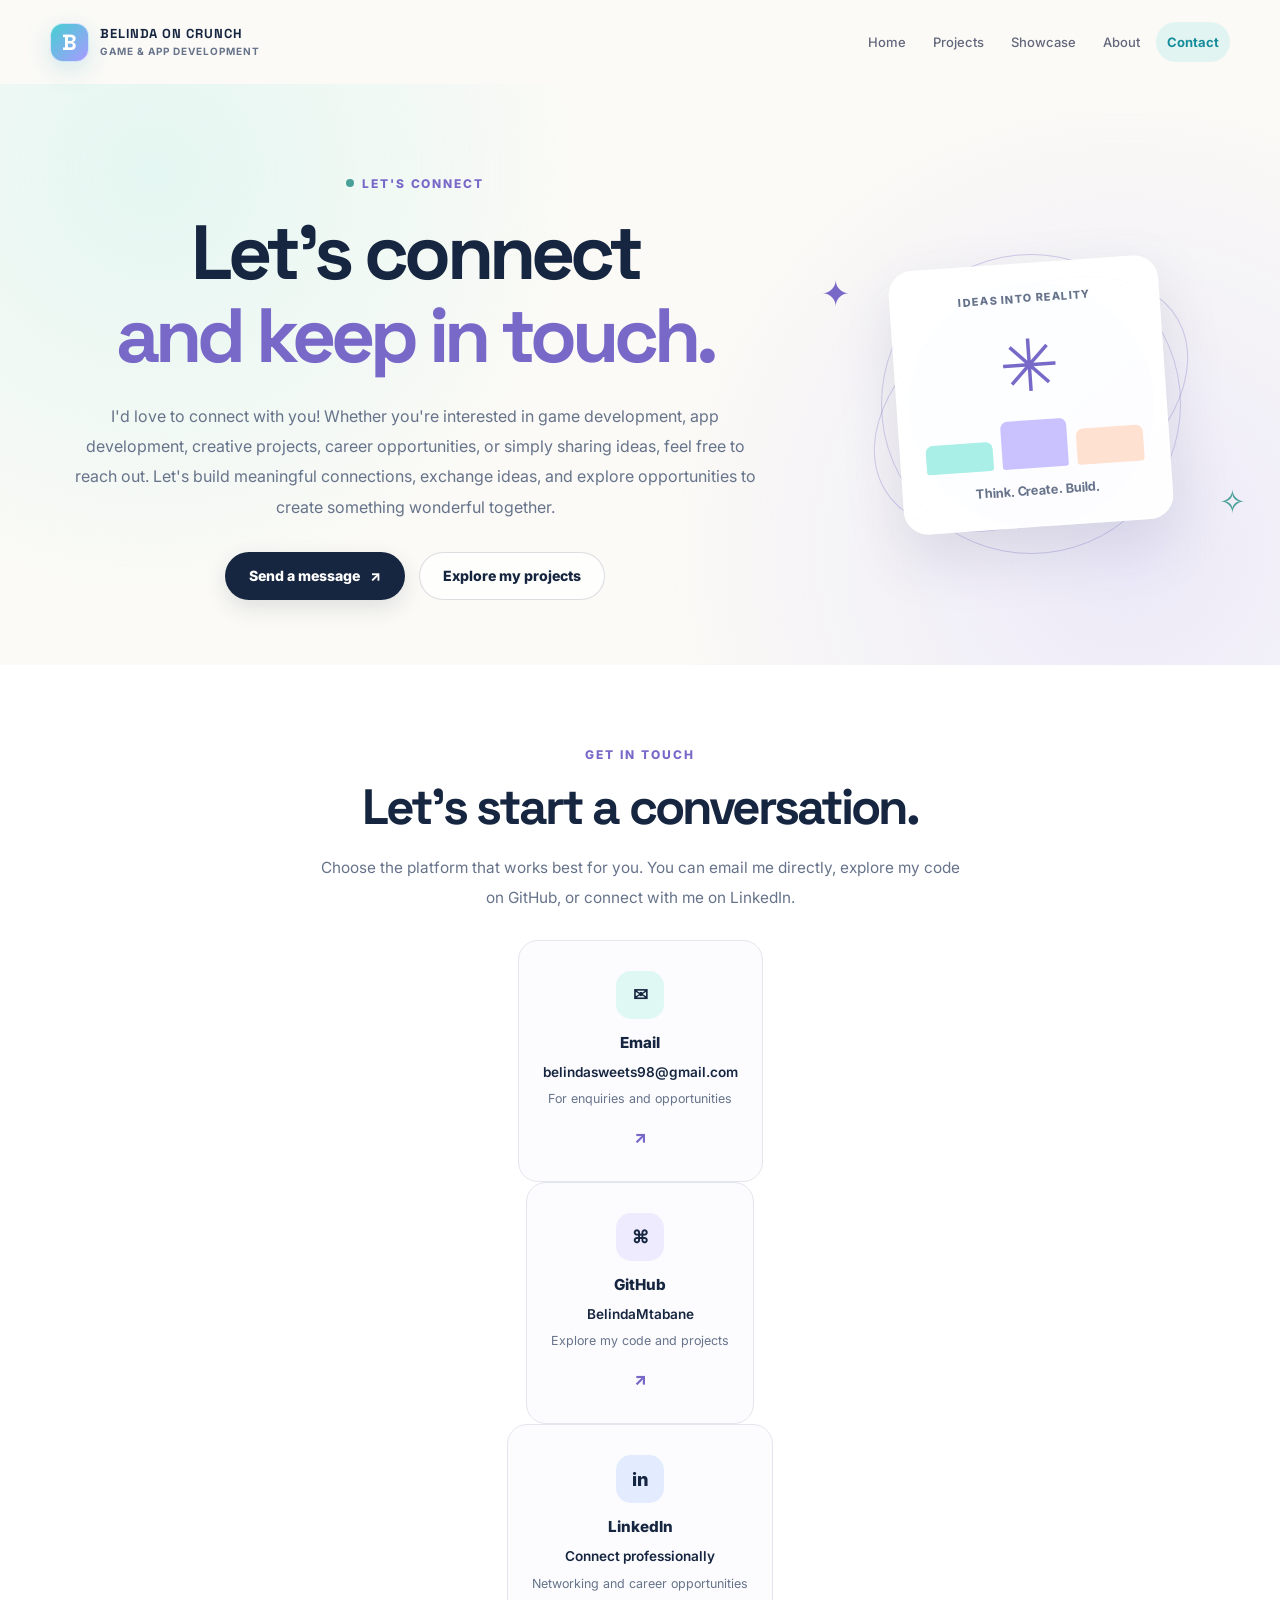
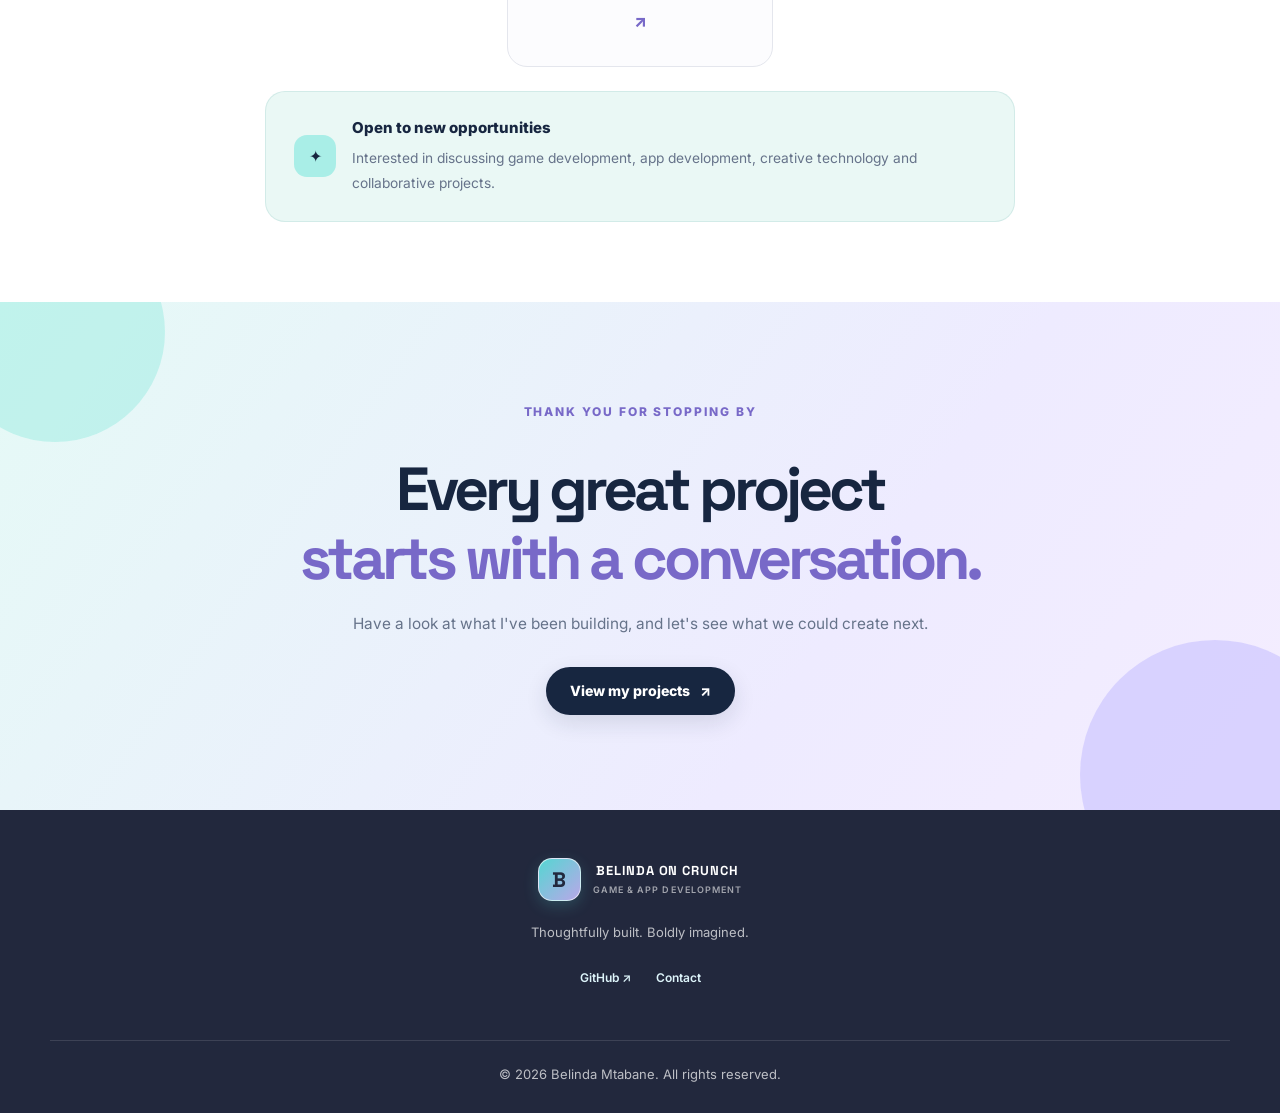
<file: contact.html>
<!DOCTYPE html>
<html lang="en">
<head>
  <meta charset="UTF-8">
  <meta name="viewport" content="width=device-width, initial-scale=1.0">

  <title>Contact | Belinda On Crunch</title>

  <meta
    name="description"
    content="Contact Belinda On Crunch about game development, software development, creative projects and collaboration opportunities."
  >

  <!-- Shared fonts used across the portfolio -->
  <link rel="preconnect" href="https://fonts.googleapis.com">
  <link rel="preconnect" href="https://fonts.gstatic.com" crossorigin>

  <link
    href="https://fonts.googleapis.com/css2?family=Inter:wght@400;500;600;700;800&family=Space+Grotesk:wght@400;500;600;700&display=swap"
    rel="stylesheet"
  >

  <!-- Shared homepage design -->
  <link rel="stylesheet" href="style.css">

  <!-- Contact page-specific styles -->
  <link rel="stylesheet" href="contact.css">
</head>

<body class="contact-page">

  <!-- *** Shared header: use the same structure on every page. -->
<header class="site-header">
    <nav class="navigation" aria-label="Main navigation">

        <a class="brand" href="index.html" aria-label="Belinda On Crunch home">
            <span class="brand-mark">B</span>
            <span>
                BELINDA ON CRUNCH
                <small>GAME &amp; APP DEVELOPMENT</small>
            </span>
        </a>


        <div class="nav-links">
            <a href="index.html">Home</a>
            <a href="projects.html">Projects</a>
            <a href="showcase.html">Showcase</a>
            <a href="about.html">About</a>
            <a href="contact.html" aria-current="page">Contact</a>
            <!-- *** Removed: CV navigation link. -->
       </div>
    </nav>
</header>
  <main>

    <!-- CONTACT HERO -->
    <section class="contact-hero">

      <div class="contact-hero-content">

        
<p class="contact-eyebrow">
  <span class="contact-status-dot"></span>
  LET'S CONNECT
</p>

<h1>
  Let's connect
  <span>and keep in touch.</span>
</h1>

<p class="contact-intro">
  I'd love to connect with you! Whether you're interested in game
  development, app development, creative projects, career opportunities,
  or simply sharing ideas, feel free to reach out.

  Let's build meaningful connections, exchange ideas, and explore
  opportunities to create something wonderful together.
</p>


        <div class="contact-hero-actions">
          <a class="contact-button contact-button-primary" href="#contact-form">
            Send a message <span aria-hidden="true">↗</span>
          </a>

          <a class="contact-button contact-button-secondary"
             href="projects.html">
            Explore my projects
          </a>
        </div>

      </div>

      <!-- Decorative artwork made with CSS -->
      <div class="contact-art" aria-hidden="true">
        <div class="contact-art-orbit"></div>
        <div class="contact-art-orbit contact-art-orbit-two"></div>

        <div class="contact-art-card">
          <span class="contact-art-small">IDEAS INTO REALITY</span>
          <span class="contact-art-symbol">✳</span>

          <div class="contact-art-bars">
            <span></span>
            <span></span>
            <span></span>
          </div>

          <p>Think. Create. Build.</p>
        </div>

        <span class="contact-art-star contact-star-one">✦</span>
        <span class="contact-art-star contact-star-two">✧</span>
        <span class="contact-art-dot"></span>
      </div>

    </section>

    <!-- CONTACT DETAILS AND FORM -->
    <section class="contact-main" id="contact-form">

      <div class="contact-details">

        <p class="contact-eyebrow">GET IN TOUCH</p>

        <h2>Let's start a conversation.</h2>

        <p class="contact-muted">
          Choose the platform that works best for you. You can email me
          directly, explore my code on GitHub, or connect with me on LinkedIn.
        </p>

        <!-- EMAIL -->
        <a class="contact-method"
           href="mailto:belindasweets98@gmail.com">

          <span class="contact-method-icon contact-icon-aqua"
                aria-hidden="true">✉</span>

          <span class="contact-method-text">
            <strong>Email</strong>
            <span>belindasweets98@gmail.com</span>
            <small>For enquiries and opportunities</small>
          </span>

          <span class="contact-method-arrow" aria-hidden="true">↗</span>
        </a>

        <!-- GITHUB -->
        <a class="contact-method"
           href="https://github.com/BelindaMtabane"
           target="_blank"
           rel="noopener noreferrer">

          <span class="contact-method-icon contact-icon-lavender"
                aria-hidden="true">⌘</span>

          <span class="contact-method-text">
            <strong>GitHub</strong>
            <span>BelindaMtabane</span>
            <small>Explore my code and projects</small>
          </span>

          <span class="contact-method-arrow" aria-hidden="true">↗</span>
        </a>

        <!-- LINKEDIN -->
        <a class="contact-method"
           href="www.linkedin.com/in/belinda-mtabane-528ab22b4"
           target="_blank"
           rel="noopener noreferrer">

          <span class="contact-method-icon contact-icon-blue"
                aria-hidden="true">in</span>

          <span class="contact-method-text">
            <strong>LinkedIn</strong>
            <span>Connect professionally</span>
            <small>Networking and career opportunities</small>
          </span>

          <span class="contact-method-arrow" aria-hidden="true">↗</span>
        </a>

        <!-- AVAILABILITY -->
        <div class="contact-availability">
          <span class="availability-icon" aria-hidden="true">✦</span>

          <div>
            <strong>Open to new opportunities</strong>
            <p>
              Interested in discussing game development, app development,
              creative technology and collaborative projects.
            </p>
          </div>
        </div>

      </div>

    </section>

    <!-- CLOSING SECTION -->
    <section class="contact-closing">

      <div class="contact-closing-decoration contact-closing-decoration-one"></div>
      <div class="contact-closing-decoration contact-closing-decoration-two"></div>

      <p class="contact-eyebrow">THANK YOU FOR STOPPING BY</p>

      <h2>
        Every great project
        <span>starts with a conversation.</span>
      </h2>

      <p>
        Have a look at what I've been building, and let's see what we
        could create next.
      </p>

      <a class="contact-button contact-button-primary"
         href="projects.html">
        View my projects <span aria-hidden="true">↗</span>
      </a>

    </section>

  </main>

  <!-- FOOTER -->
  <footer class="site-footer">

    <div class="footer-content">

      <a class="brand footer-brand" href="index.html">
        <span class="brand-mark">B</span>
        <span>BELINDA ON CRUNCH<small>GAME &amp; APP DEVELOPMENT</small></span>
      </a>

      <p>Thoughtfully built. Boldly imagined.</p>

      <div class="footer-links">
        <a href="https://github.com/BelindaMtabane" target="_blank" rel="noopener noreferrer">GitHub ↗</a>
        <a href="contact.html">Contact</a>
        <!-- *** Removed: CV navigation link. -->
      </div>

      <p class="copyright">
        &copy; 2026 Belinda Mtabane. All rights reserved.
      </p>

    </div>

  <!-- CONTACT FORM BEHAVIOUR -->
  <script>
    // *** Replace this with your real email address.
    const contactEmailAddress = "belindasweets98@gmail.com";

    const contactForm = document.getElementById("contactMessageForm");
    const contactStatus = document.getElementById("contactFormStatus");

    contactForm.addEventListener("submit", function (event) {
      event.preventDefault();

      // *** Prevent the placeholder address from being used accidentally.
      if (
        contactEmailAddress === "YOUR_EMAIL@example.com" ||
        !contactEmailAddress.includes("@")
      ) {
        contactStatus.textContent =
          "Please add your real email address in contact.html before using this form.";
        return;
      }

      const name = document.getElementById("contactName").value.trim();
      const senderEmail = document.getElementById("contactEmail").value.trim();
      const subject = document.getElementById("contactSubject").value;
      const message = document.getElementById("contactMessage").value.trim();

      const emailSubject = encodeURIComponent(
        subject + " — Portfolio enquiry from " + name
      );

      const emailBody = encodeURIComponent(
        "Name: " + name + "\n" +
        "Reply email: " + senderEmail + "\n\n" +
        "Message:\n" + message
      );

      const mailtoLink =
        "mailto:" + contactEmailAddress +
        "?subject=" + emailSubject +
        "&body=" + emailBody;

      contactStatus.textContent =
        "Opening your email application. Please review your message and send it.";

      // *** Opens the visitor's default email application.
      window.location.href = mailtoLink;
    });
  </script>

</body>
</html>
</file>
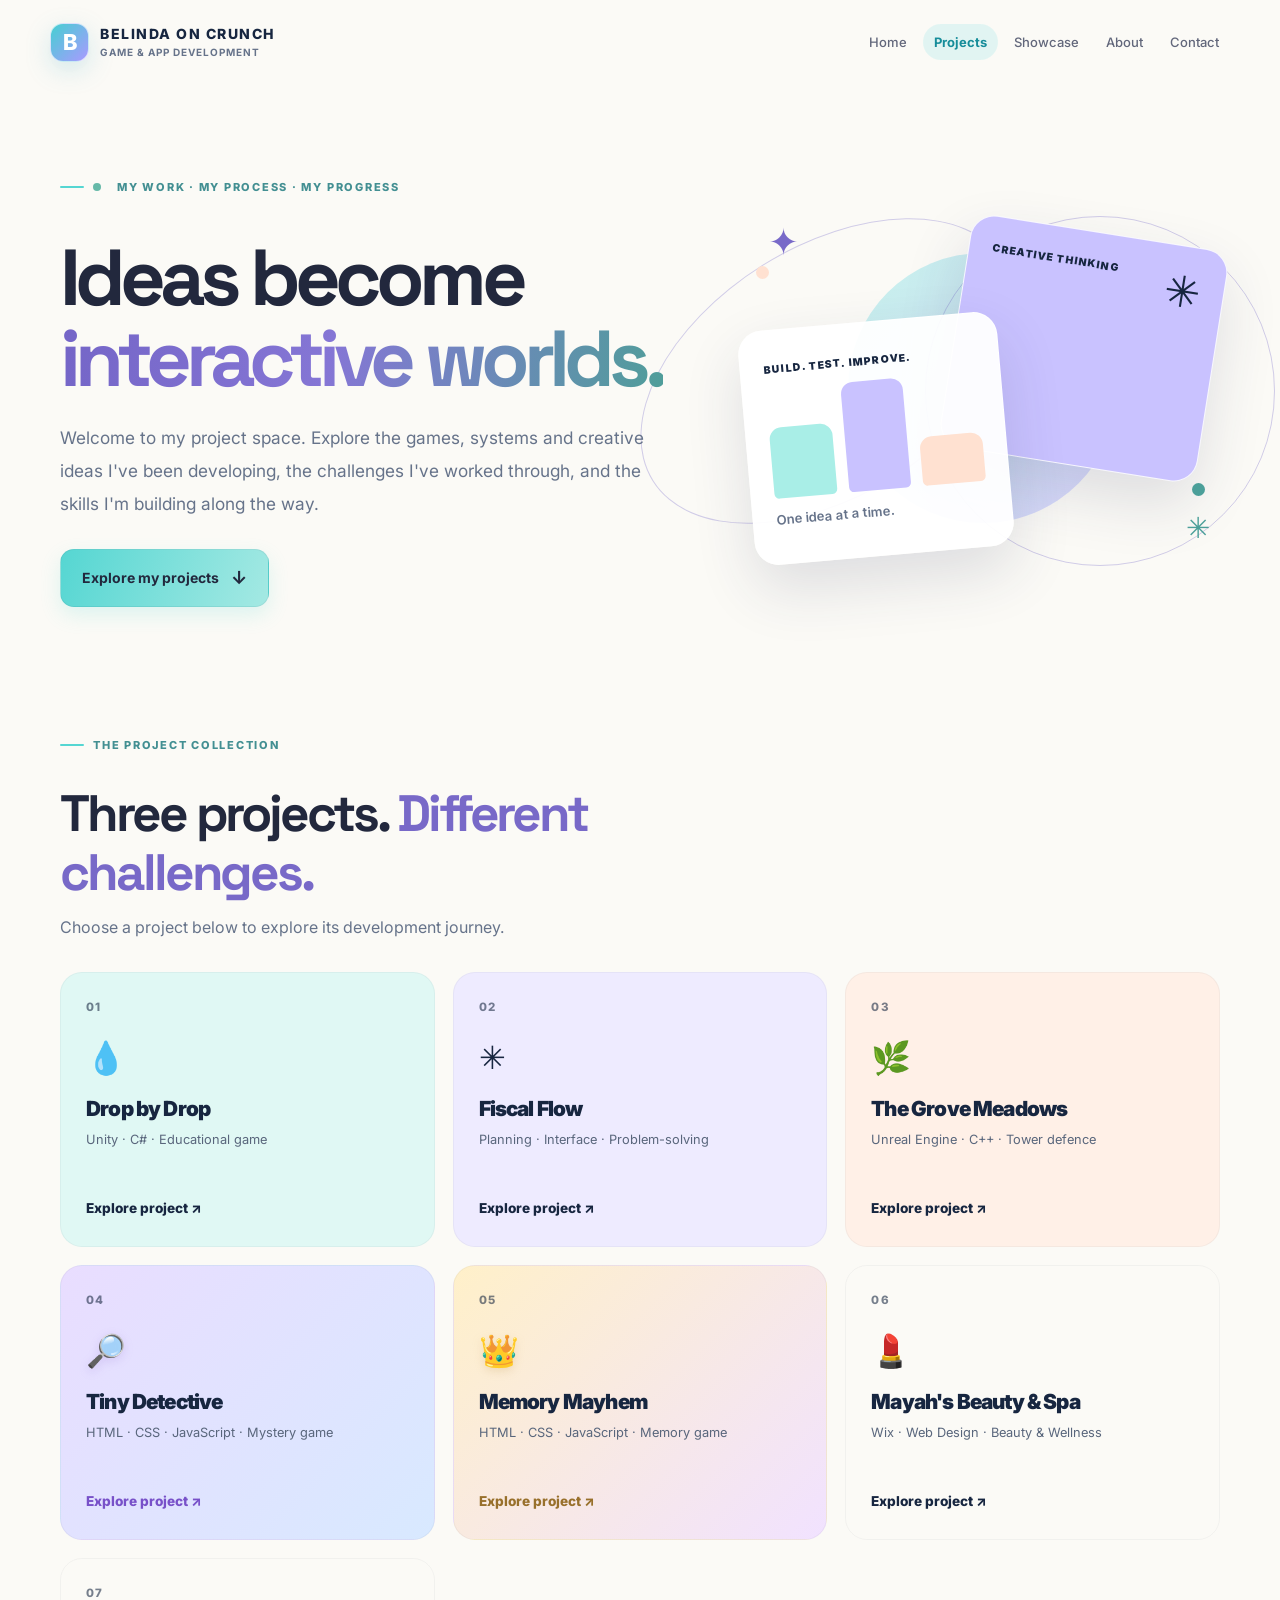
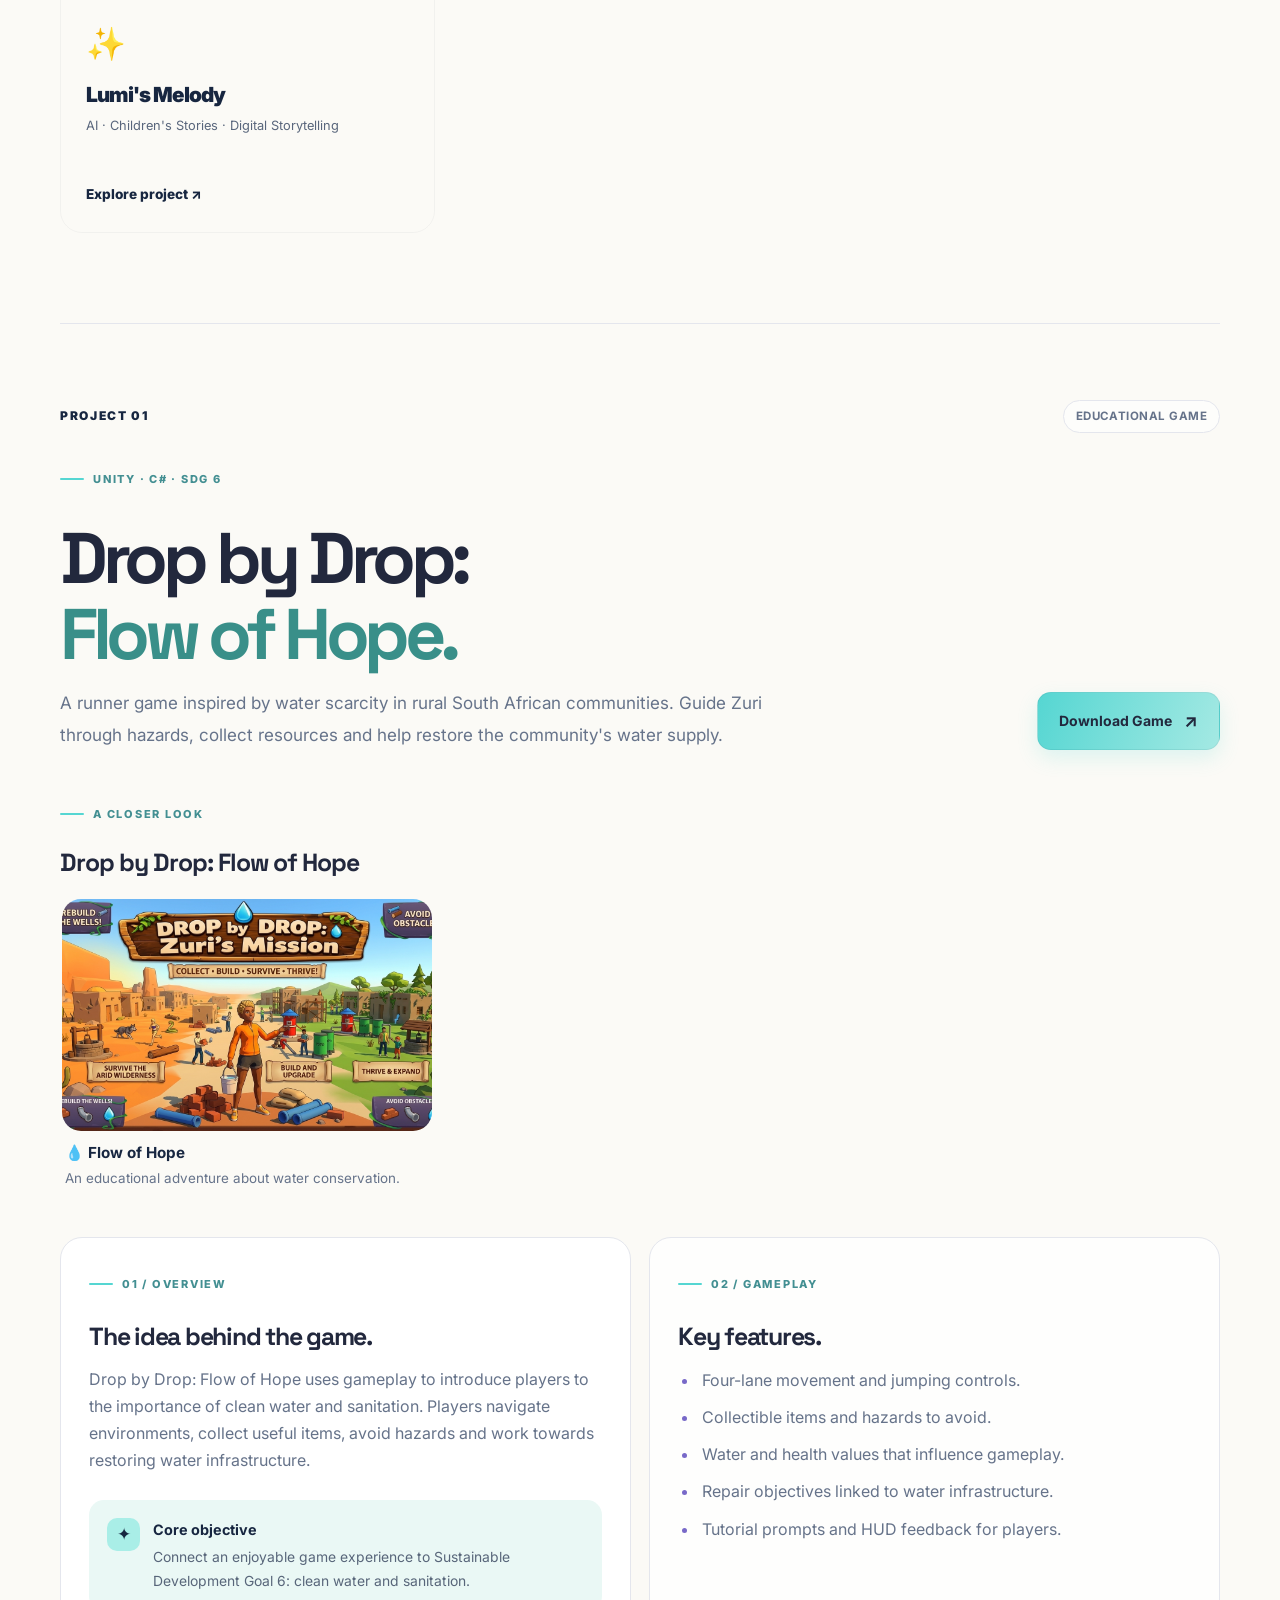
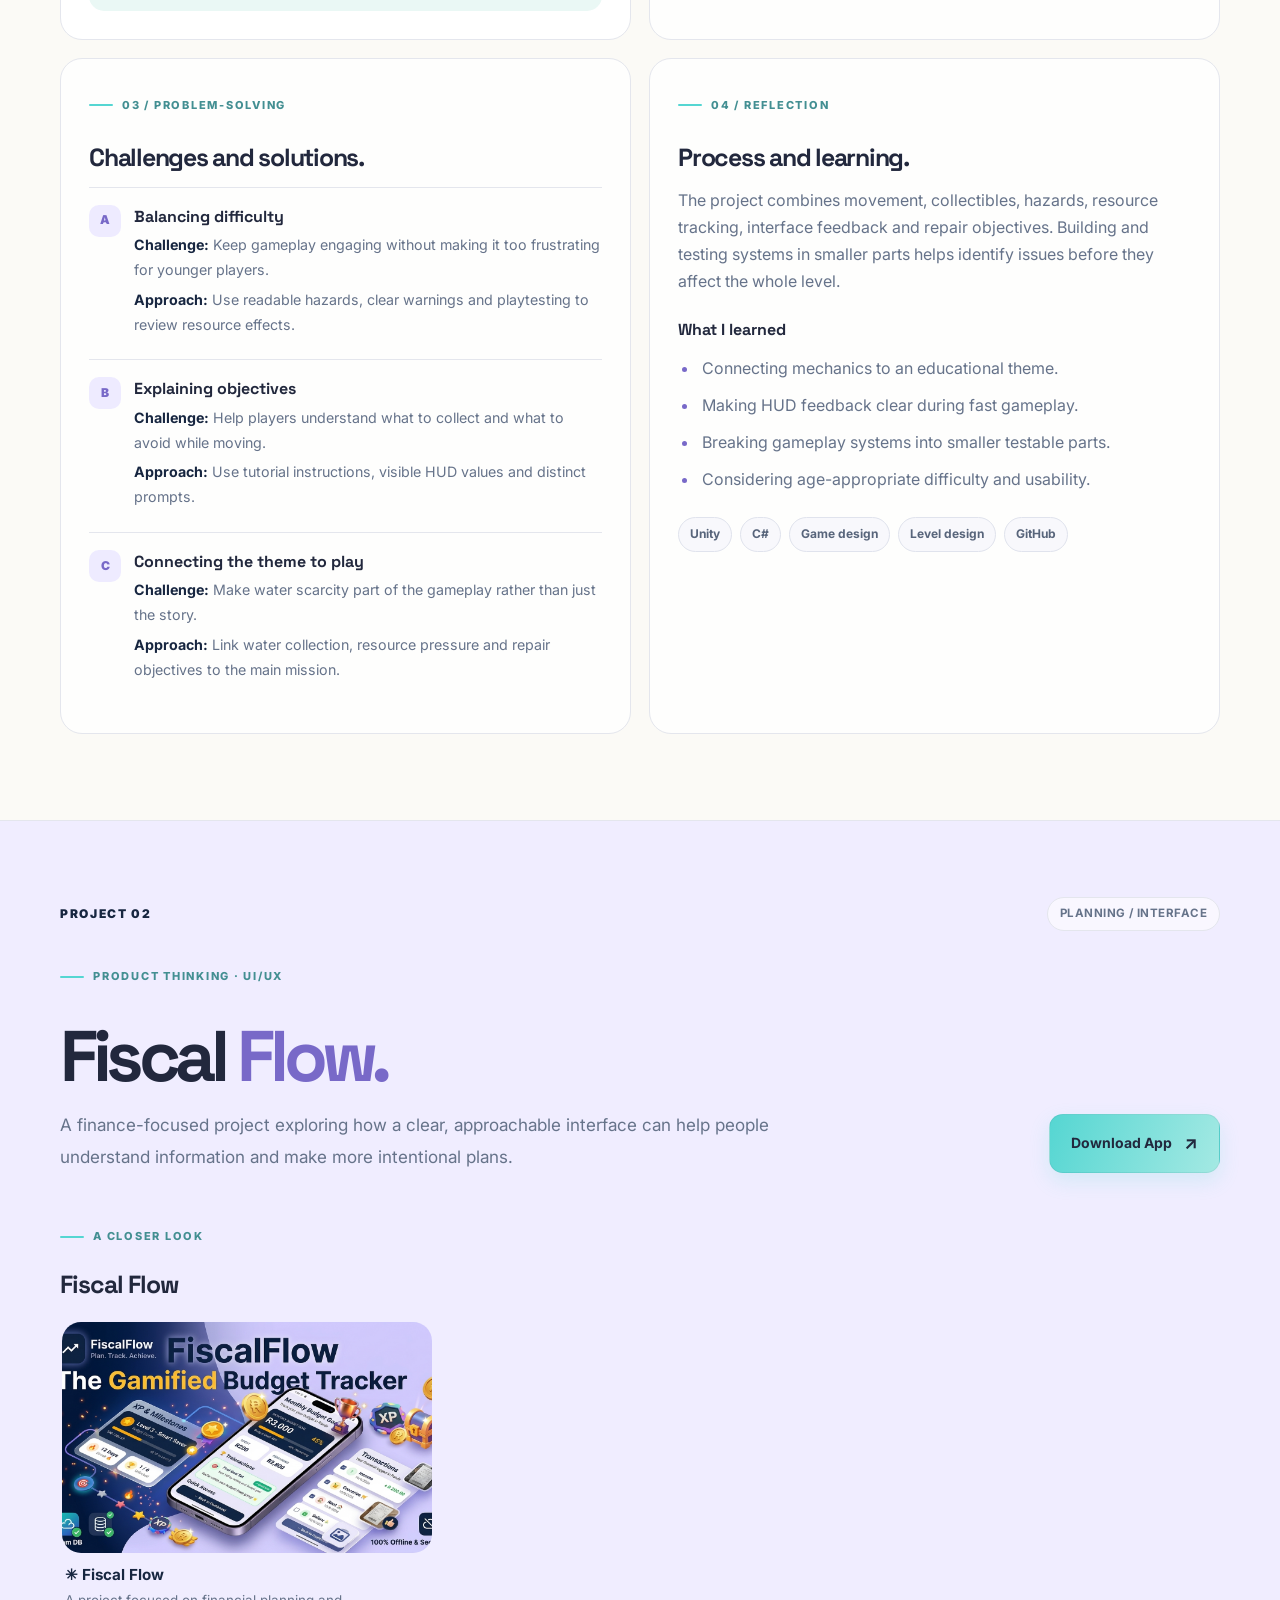
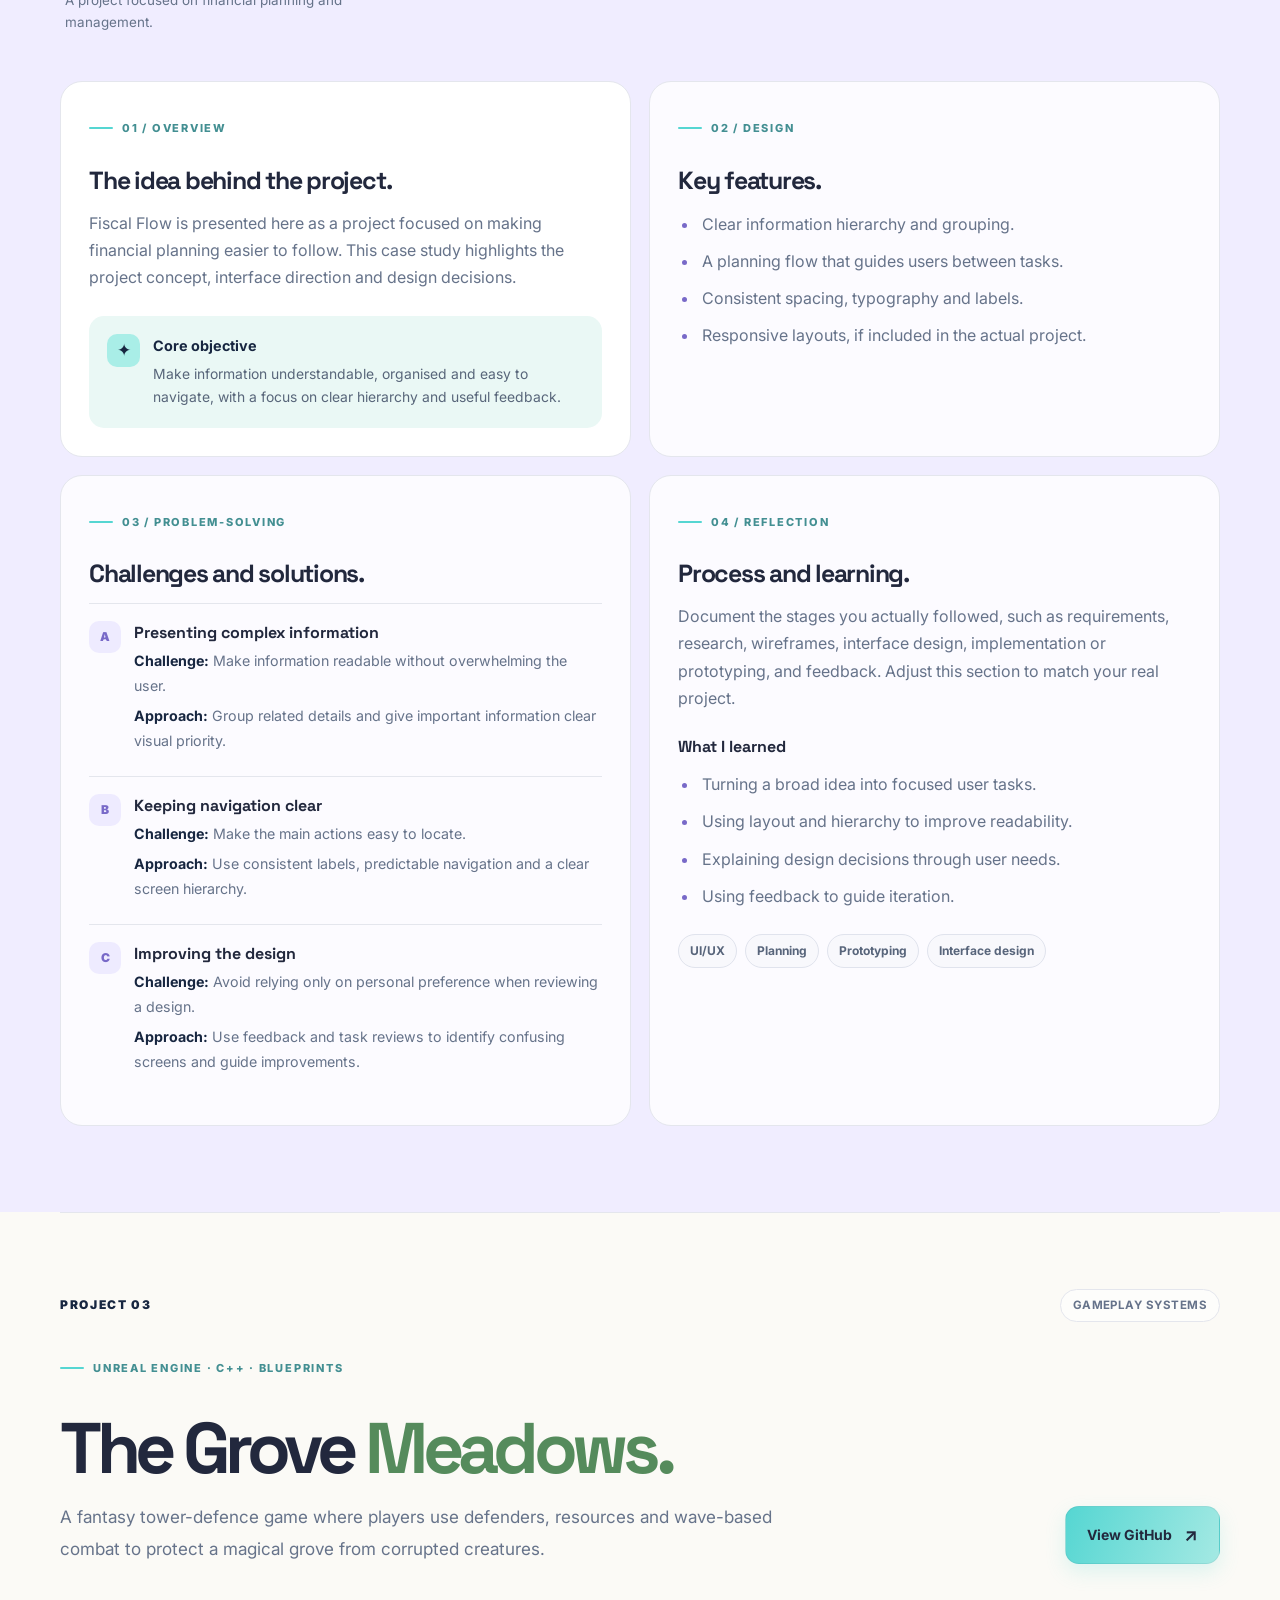
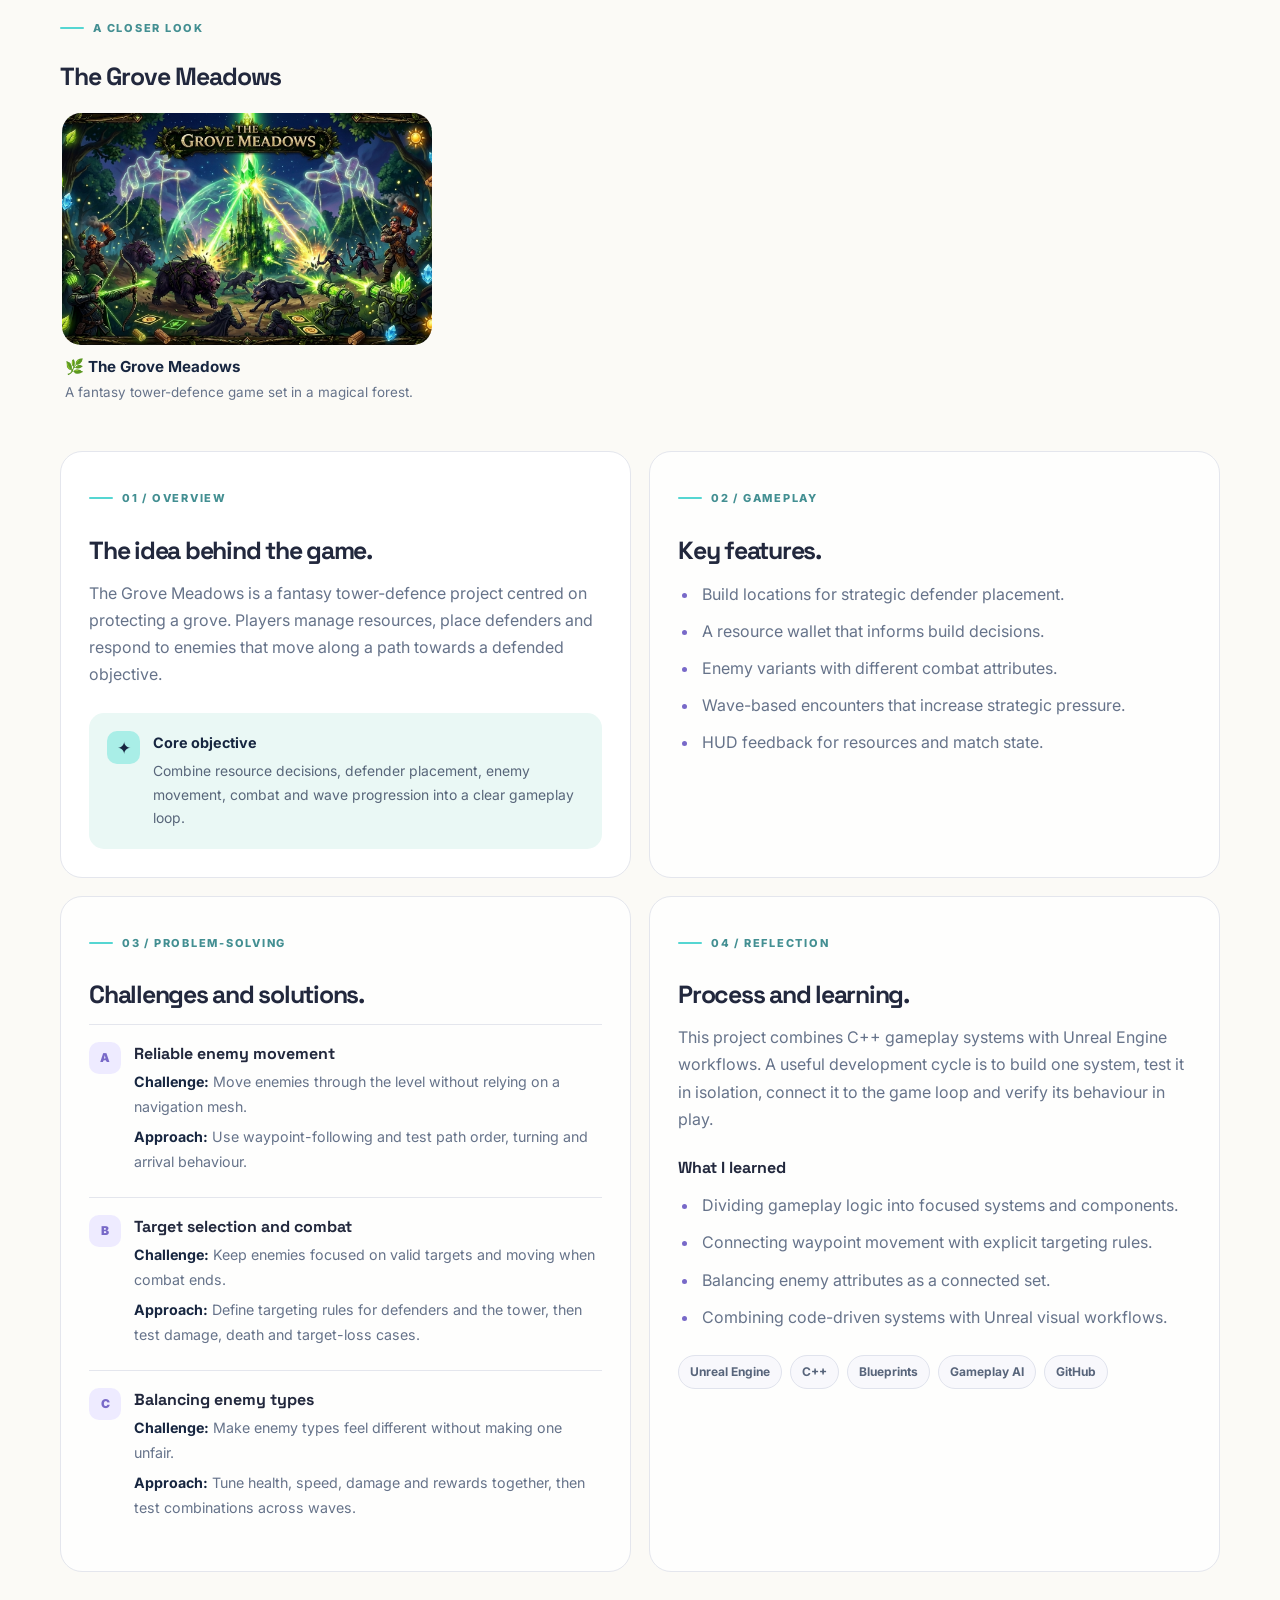
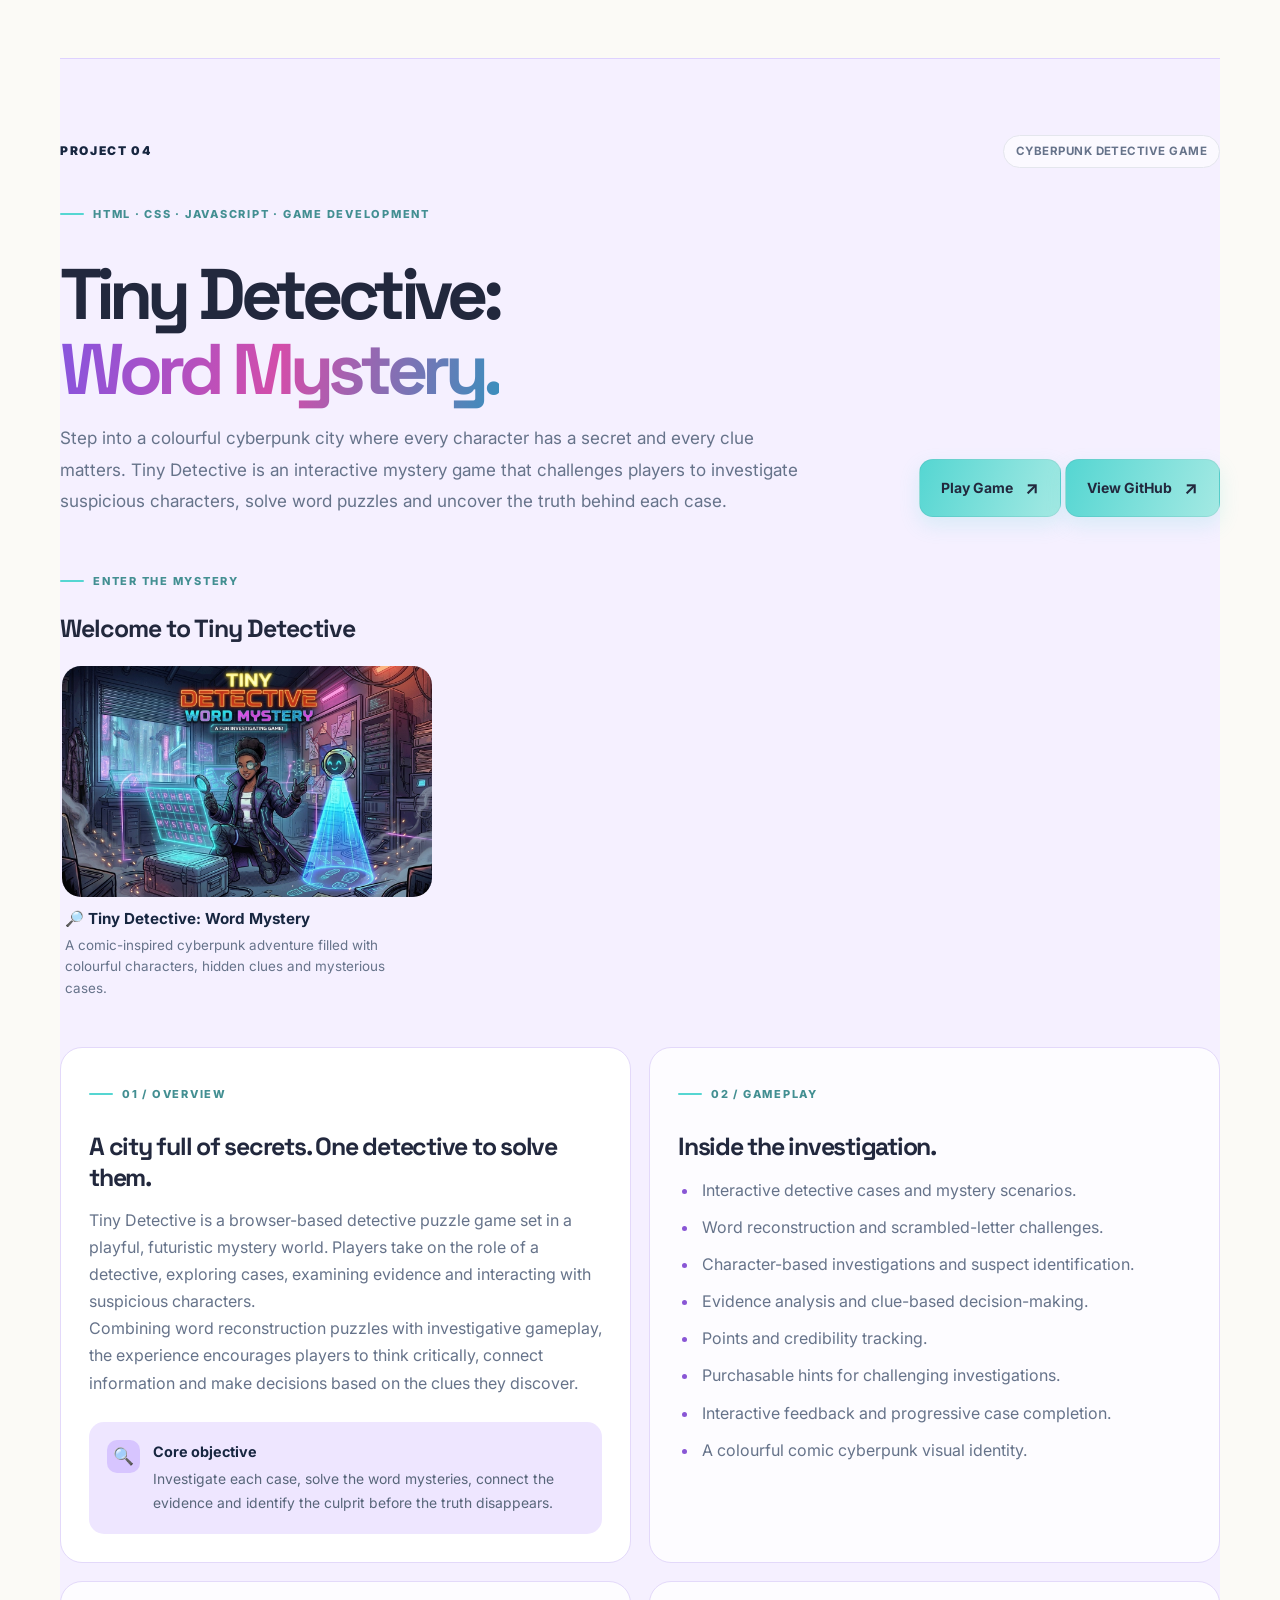
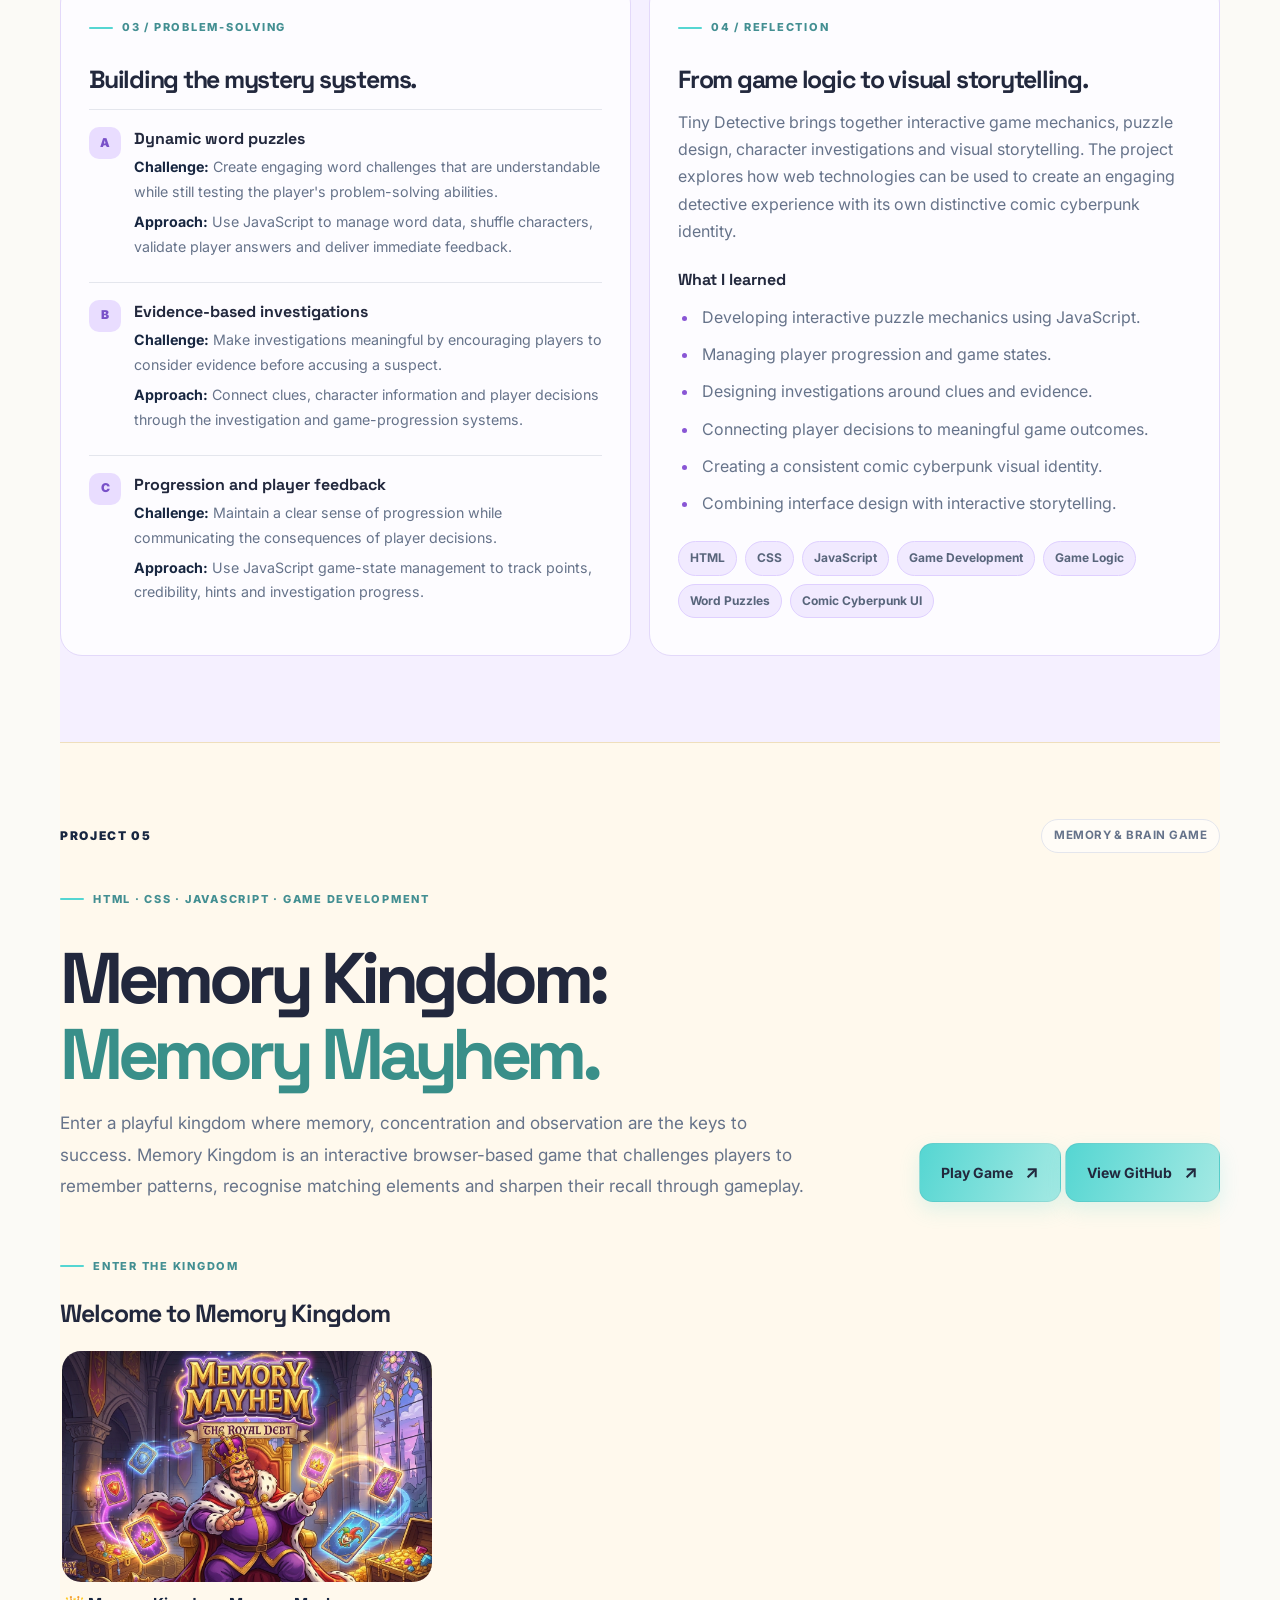
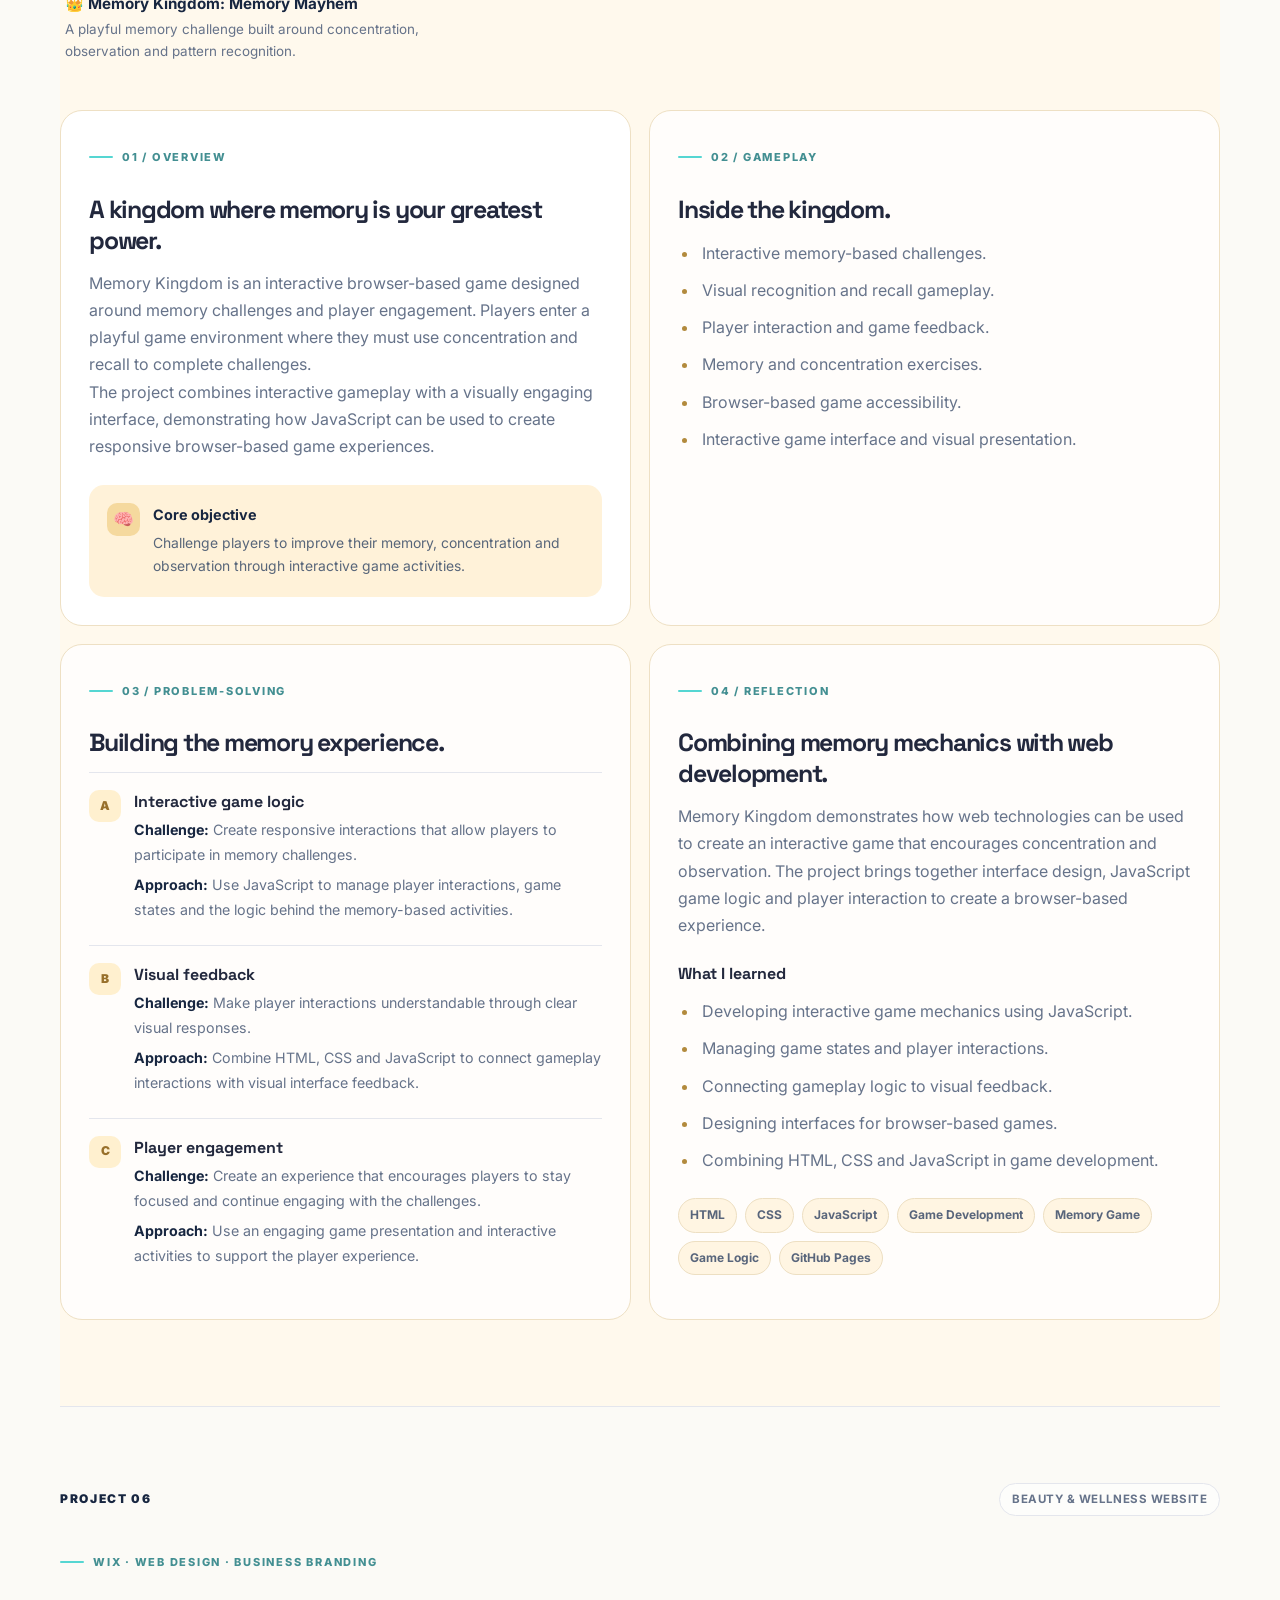
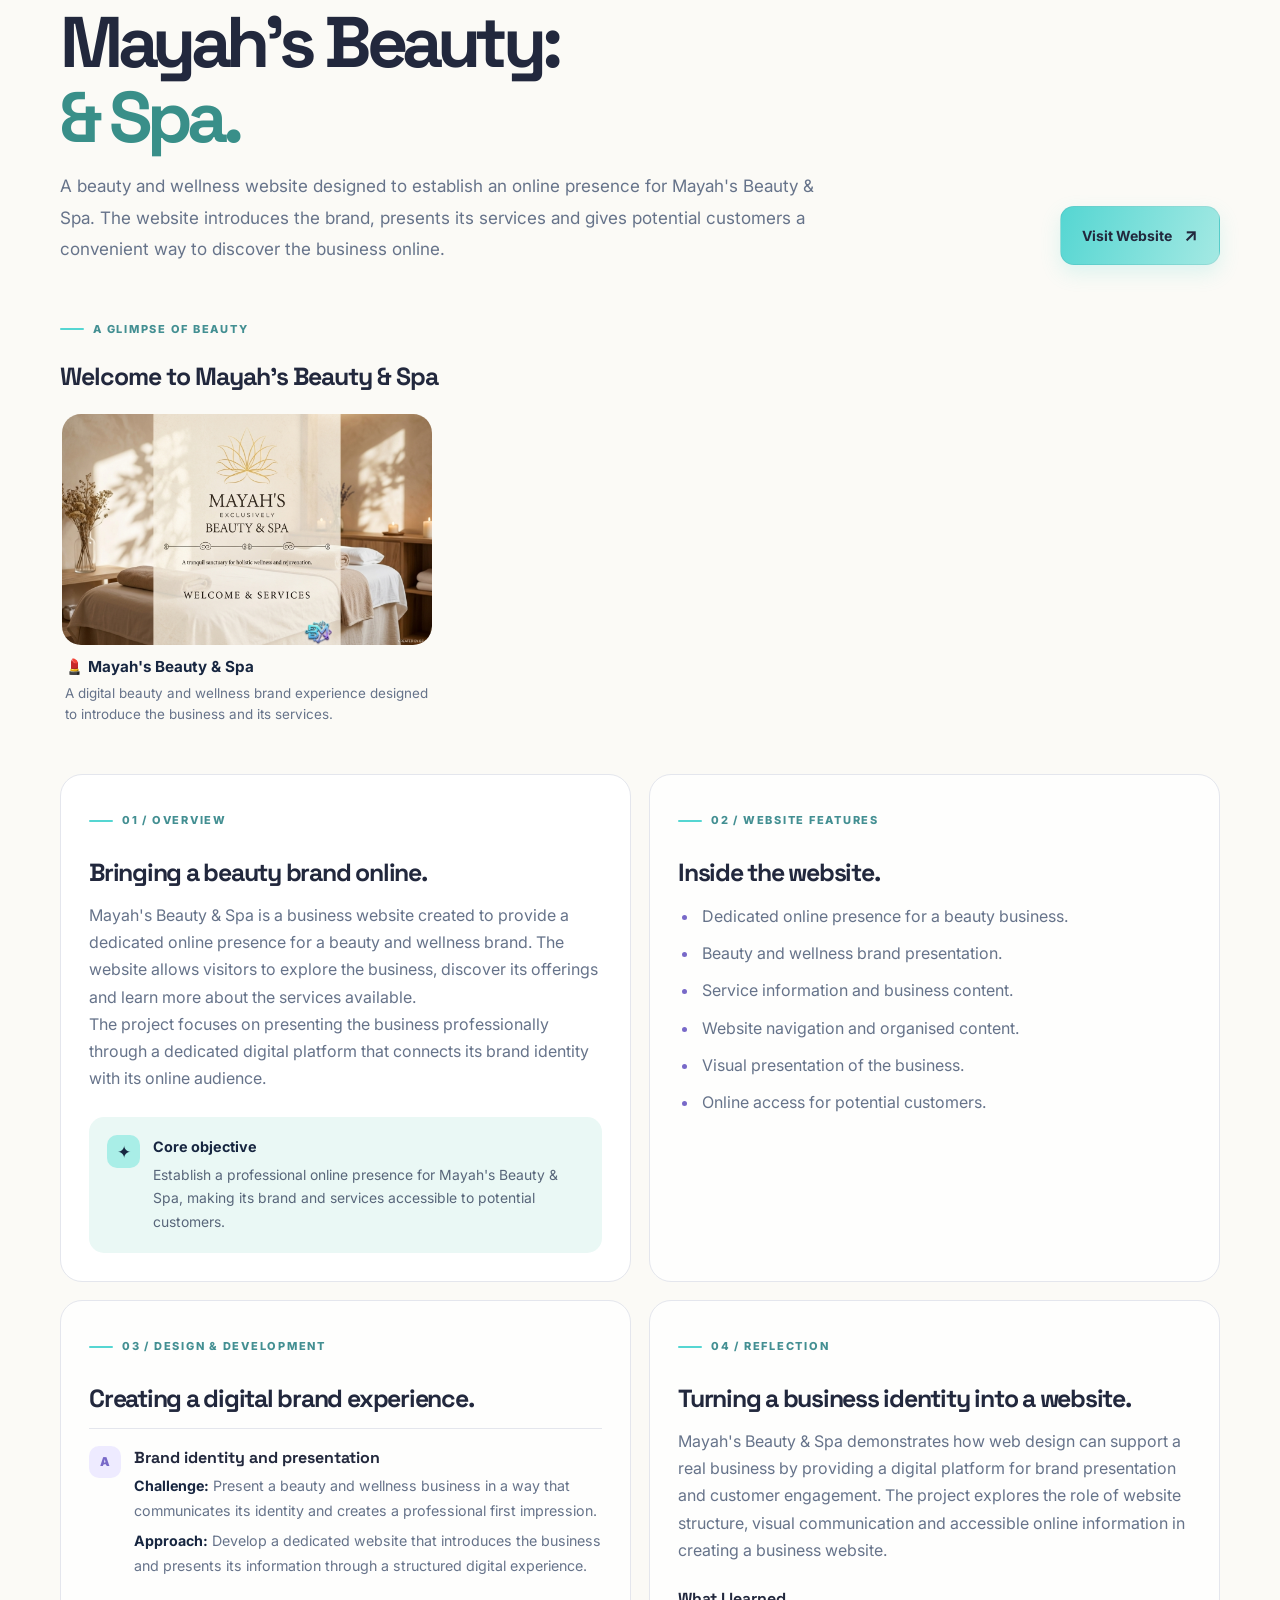
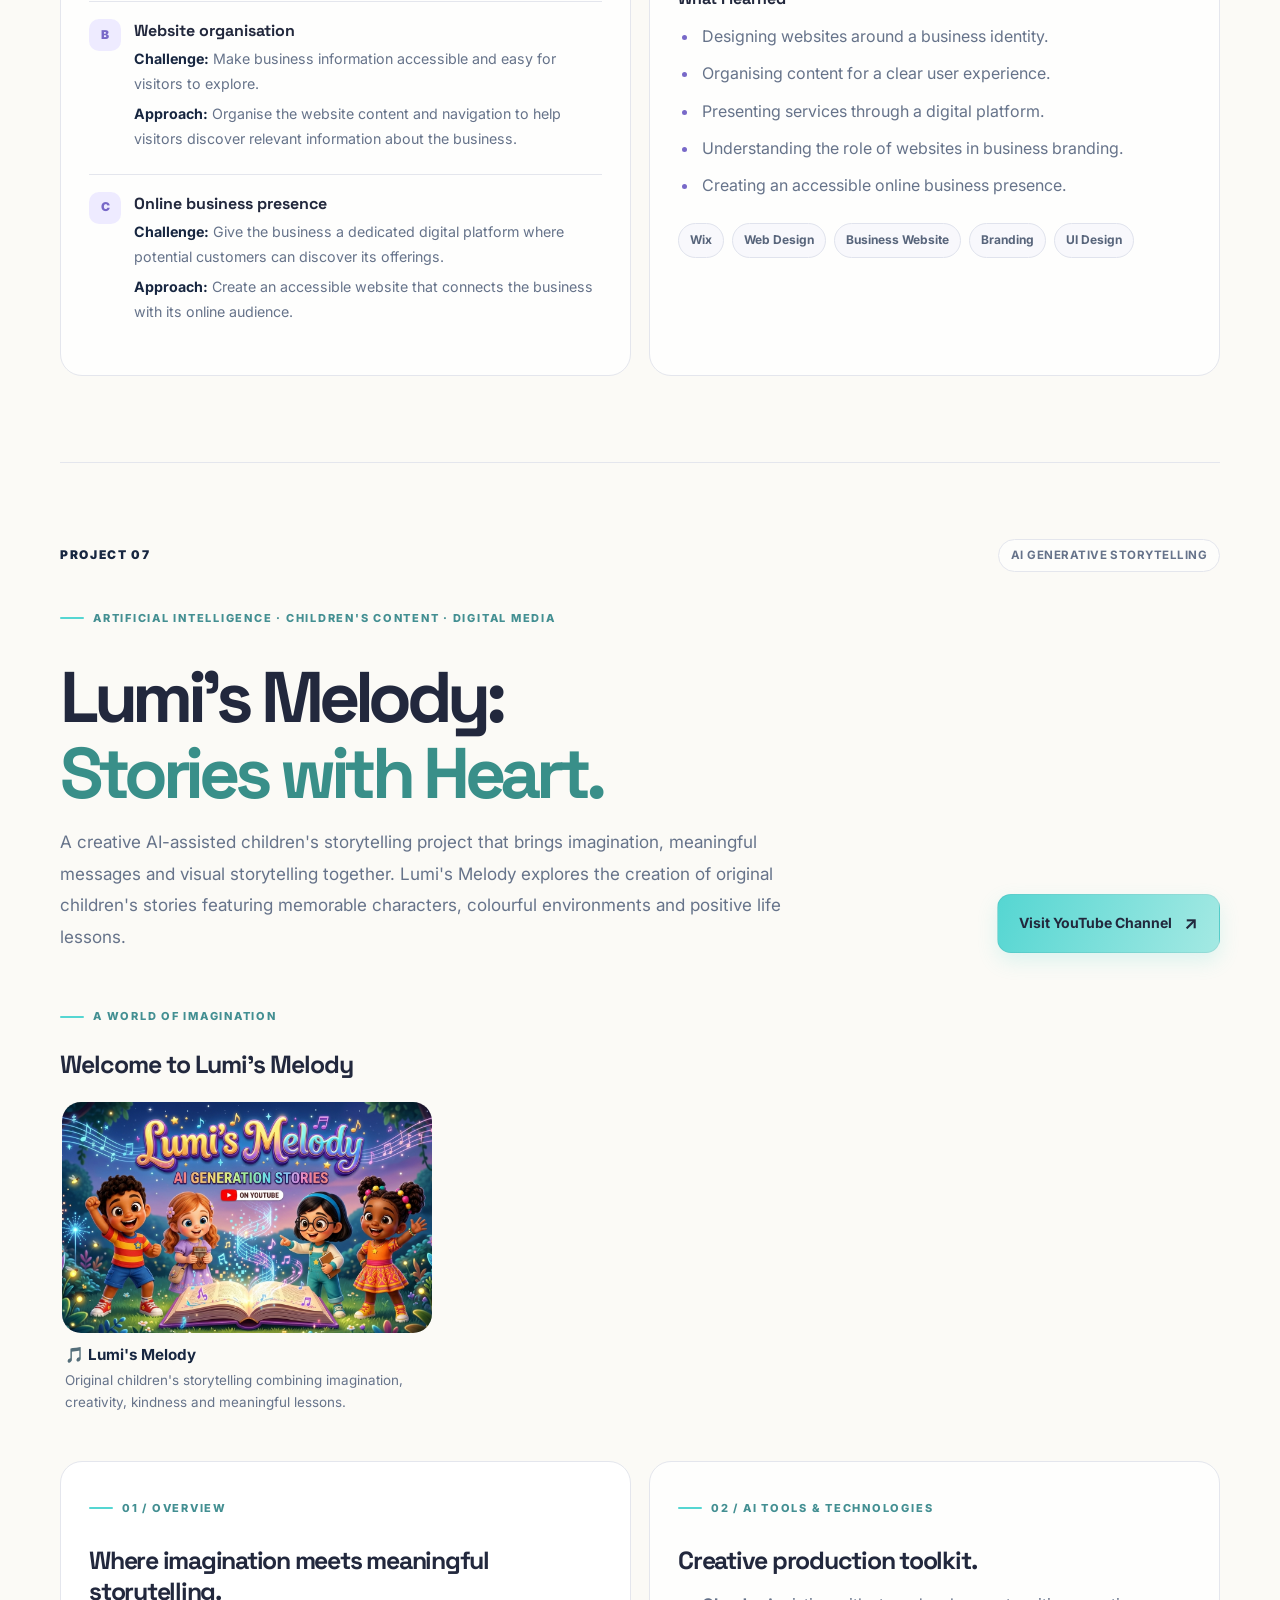
<file: projects.html>
<!DOCTYPE html>
<html lang="en">
<head>
  <meta charset="UTF-8">
  <meta name="viewport" content="width=device-width, initial-scale=1.0">
  <meta name="theme-color" content="#22283D">
  <meta name="description" content="Belinda Mtabane's creative portfolio featuring game development, app development, interactive systems and creative technology.">
  <title>Belinda On Crunch | Developer Portfolio</title>

  <!-- Shared design for the header, footer and navigation -->
  <link rel="stylesheet" href="style.css">

  <!-- Projects page-specific design -->
  <link rel="stylesheet" href="projects.css">

  <link rel="preconnect" href="https://fonts.googleapis.com">
  <link rel="preconnect" href="https://fonts.gstatic.com" crossorigin>
  <link href="https://fonts.googleapis.com/css2?family=Inter:wght@400;500;600;700&family=Space+Grotesk:wght@400;500;600;700&display=swap" rel="stylesheet">
</head>

<body class="projects-page">

  <!-- PROJECTS HEADER -->
  <header class="site-header">
    <nav class="navigation" aria-label="Main navigation">

      <a class="brand" href="index.html" aria-label="Belinda on Crunch home">
        <span class="brand-mark">B</span>
        <span>
          BELINDA ON CRUNCH
          <small>GAME &amp; APP DEVELOPMENT</small>
        </span>
      </a>

      <div class="nav-links">
        <a href="index.html">Home</a>
        <a href="projects.html" aria-current="page">Projects</a>
        <a href="showcase.html">Showcase</a>
        <a href="about.html">About</a>
        <a href="contact.html">Contact</a>
        <!-- *** Removed: CV navigation link. -->
      </div>

    </nav>
  </header>

  <main class="home-main">

    <!-- =====================================================
         HERO
         ===================================================== -->

    <section class="hero">
      <div class="hero-content">
        <p class="eyebrow">
          <span class="status-dot"></span>
          MY WORK · MY PROCESS · MY PROGRESS
        </p>

        <h1>
          Ideas become<br>
          <span class="gradient-text">interactive worlds.</span>
        </h1>

        <p class="hero-description">
          Welcome to my project space. Explore the games, systems and creative
          ideas I've been developing, the challenges I've worked through,
          and the skills I'm building along the way.
        </p>

        <a class="button button-primary" href="#projects">
          Explore my projects <span aria-hidden="true">↓</span>
        </a>
      </div>

      <!-- Decorative project illustration -->
      <div class="hero-art" aria-label="Decorative project illustration">
        <div class="art-orbit orbit-one"></div>
        <div class="art-orbit orbit-two"></div>

        <div class="art-card art-card-back">
          <span class="art-card-label">CREATIVE THINKING</span>
          <span class="art-symbol">✳</span>
        </div>

        <div class="art-card art-card-front">
          <span class="art-card-label">BUILD. TEST. IMPROVE.</span>

          <div class="art-blocks">
            <span class="art-block block-a"></span>
            <span class="art-block block-b"></span>
            <span class="art-block block-c"></span>
          </div>

          <span class="art-caption">One idea at a time.</span>
        </div>

        <span class="floating-star star-one">✦</span>
        <span class="floating-star star-two">✳</span>
        <span class="floating-dot dot-one"></span>
        <span class="floating-dot dot-two"></span>
      </div>
    </section>

    <!-- =====================================================
         PROJECT NAVIGATION
         ===================================================== -->

    <section class="project-index" id="projects">
      <div class="section-intro">
        <p class="eyebrow">THE PROJECT COLLECTION</p>
        <h2>Three projects. <span>Different challenges.</span></h2>
        <p>Choose a project below to explore its development journey.</p>
      </div>

      <div class="index-grid">

        <a class="index-card index-aqua" href="#drop-by-drop">
          <span class="index-number">01</span>
          <span class="index-icon">💧</span>
          <span class="index-title">Drop by Drop</span>
          <span class="index-subtitle">Unity · C# · Educational game</span>
          <span class="index-arrow">Explore project ↗</span>
        </a>

        <a class="index-card index-lavender" href="#fiscal-flow">
          <span class="index-number">02</span>
          <span class="index-icon">✳</span>
          <span class="index-title">Fiscal Flow</span>
          <span class="index-subtitle">Planning · Interface · Problem-solving</span>
          <span class="index-arrow">Explore project ↗</span>
        </a>

        <a class="index-card index-peach" href="#grove-meadows">
          <span class="index-number">03</span>
          <span class="index-icon">🌿</span>
          <span class="index-title">The Grove Meadows</span>
          <span class="index-subtitle">Unreal Engine · C++ · Tower defence</span>
          <span class="index-arrow">Explore project ↗</span>
        </a>
<!-- *** NEW PROJECT 04 -->
  <a class="index-card index-detective" href="#tiny-detective">
    <span class="index-number">04</span>
    <span class="index-icon">🔎</span>
    <span class="index-title">Tiny Detective</span>
    <span class="index-subtitle">HTML · CSS · JavaScript · Mystery game</span>
    <span class="index-arrow">Explore project ↗</span>
  </a>

  <!-- *** NEW PROJECT 05 -->
  <a class="index-card index-kingdom" href="#memory-mayhem">
    <span class="index-number">05</span>
    <span class="index-icon">👑</span>
    <span class="index-title">Memory Mayhem</span>
    <span class="index-subtitle">HTML · CSS · JavaScript · Memory game</span>
    <span class="index-arrow">Explore project ↗</span>
  </a>
<!-- PROJECT 06: MAYAH'S BEAUTY -->
<a class="index-card index-beauty" href="#mayahs-beauty">
  <span class="index-number">06</span>
  <span class="index-icon">💄</span>
  <span class="index-title">Mayah's Beauty & Spa</span>
  <span class="index-subtitle">Wix · Web Design · Beauty & Wellness</span>
  <span class="index-arrow">Explore project ↗</span>
</a>
       <!-- PROJECT 07 : LUMI MELODY -->
       <a class="index-card index-lumi" href="#lumis-melody">
  <span class="index-number">07</span>
  <span class="index-icon">✨</span>
  <span class="index-title">Lumi's Melody</span>
  <span class="index-subtitle">AI · Children's Stories · Digital Storytelling</span>
  <span class="index-arrow">Explore project ↗</span>
</a>
      </div>
     
    </section>

    <!-- =====================================================
         PROJECT 1: DROP BY DROP
         ===================================================== -->

    <section class="case-study" id="drop-by-drop">

      <div class="case-topline">
        <span class="project-count">PROJECT 01</span>
        <span class="project-category">EDUCATIONAL GAME</span>
      </div>

      <div class="case-heading">
        <div class="case-title-wrap">
          <p class="eyebrow">UNITY · C# · SDG 6</p>

          <h2>
            Drop by Drop:<br>
            <span class="text-aqua">Flow of Hope.</span>
          </h2>

          <p class="case-lead">
            A runner game inspired by water scarcity in rural South African
            communities. Guide Zuri through hazards, collect resources and
            help restore the community's water supply.
          </p>
        </div>

        <a class="button button-dark"
           href="https://belinda98.itch.io/drop-by-drop-zuris-mission"
           target="_blank"
           rel="noopener noreferrer">
          Download Game <span aria-hidden="true">↗</span>
        </a>
      </div>

      <!-- PROJECT COVER IMAGE -->
      <div class="gallery-section">

        <div class="gallery-heading">
          <div>
            <p class="eyebrow">A CLOSER LOOK</p>
            <h3>Drop by Drop: Flow of Hope</h3>
          </div>
        </div>

        <div class="gallery">

          <figure class="gallery-item">
            <a class="gallery-image-link"
               href="assets/images/drop-by-drop-cover.jpg"
               target="_blank"
               rel="noopener noreferrer"
               aria-label="Open the Drop by Drop project cover image">

              <img
                class="gallery-image"
                src="assets/images/drop-by-drop-cover.jpg"
                alt="Drop by Drop: Flow of Hope project cover"
                loading="lazy">
            </a>

            <figcaption>
              <strong>💧 Flow of Hope</strong>
              An educational adventure about water conservation.
            </figcaption>
          </figure>

        </div>
      </div>

      <!-- PROJECT DETAILS -->
      <div class="details-grid">

        <article class="detail-card detail-overview">
          <p class="eyebrow">01 / OVERVIEW</p>
          <h3>The idea behind the game.</h3>

          <p>
            Drop by Drop: Flow of Hope uses gameplay to introduce players to
            the importance of clean water and sanitation. Players navigate
            environments, collect useful items, avoid hazards and work
            towards restoring water infrastructure.
          </p>

          <div class="mini-highlight">
            <span class="highlight-icon">✦</span>

            <div>
              <strong>Core objective</strong>
              <p>
                Connect an enjoyable game experience to Sustainable
                Development Goal 6: clean water and sanitation.
              </p>
            </div>
          </div>
        </article>

        <article class="detail-card">
          <p class="eyebrow">02 / GAMEPLAY</p>
          <h3>Key features.</h3>

          <ul class="feature-list">
            <li>Four-lane movement and jumping controls.</li>
            <li>Collectible items and hazards to avoid.</li>
            <li>Water and health values that influence gameplay.</li>
            <li>Repair objectives linked to water infrastructure.</li>
            <li>Tutorial prompts and HUD feedback for players.</li>
          </ul>
        </article>

        <article class="detail-card">
          <p class="eyebrow">03 / PROBLEM-SOLVING</p>
          <h3>Challenges and solutions.</h3>

          <div class="challenge-item">
            <span class="challenge-mark">A</span>

            <div>
              <h4>Balancing difficulty</h4>
              <p>
                <strong>Challenge:</strong> Keep gameplay engaging without
                making it too frustrating for younger players.
              </p>
              <p>
                <strong>Approach:</strong> Use readable hazards, clear
                warnings and playtesting to review resource effects.
              </p>
            </div>
          </div>

          <div class="challenge-item">
            <span class="challenge-mark">B</span>

            <div>
              <h4>Explaining objectives</h4>
              <p>
                <strong>Challenge:</strong> Help players understand what
                to collect and what to avoid while moving.
              </p>
              <p>
                <strong>Approach:</strong> Use tutorial instructions,
                visible HUD values and distinct prompts.
              </p>
            </div>
          </div>

          <div class="challenge-item">
            <span class="challenge-mark">C</span>

            <div>
              <h4>Connecting the theme to play</h4>
              <p>
                <strong>Challenge:</strong> Make water scarcity part of
                the gameplay rather than just the story.
              </p>
              <p>
                <strong>Approach:</strong> Link water collection, resource
                pressure and repair objectives to the main mission.
              </p>
            </div>
          </div>
        </article>

        <article class="detail-card">
          <p class="eyebrow">04 / REFLECTION</p>
          <h3>Process and learning.</h3>

          <p>
            The project combines movement, collectibles, hazards, resource
            tracking, interface feedback and repair objectives. Building
            and testing systems in smaller parts helps identify issues
            before they affect the whole level.
          </p>

          <h4 class="subheading">What I learned</h4>

          <ul class="feature-list">
            <li>Connecting mechanics to an educational theme.</li>
            <li>Making HUD feedback clear during fast gameplay.</li>
            <li>Breaking gameplay systems into smaller testable parts.</li>
            <li>Considering age-appropriate difficulty and usability.</li>
          </ul>

          <div class="tags">
            <span>Unity</span>
            <span>C#</span>
            <span>Game design</span>
            <span>Level design</span>
            <span>GitHub</span>
          </div>
        </article>

      </div>
    </section>

    <!-- =====================================================
         PROJECT 2: FISCAL FLOW
         ===================================================== -->

    <section class="case-study case-lavender" id="fiscal-flow">

      <div class="case-topline">
        <span class="project-count">PROJECT 02</span>
        <span class="project-category">PLANNING / INTERFACE</span>
      </div>

      <div class="case-heading">
        <div class="case-title-wrap">
          <p class="eyebrow">PRODUCT THINKING · UI/UX</p>

          <h2>Fiscal <span class="text-lavender">Flow.</span></h2>

          <p class="case-lead">
            A finance-focused project exploring how a clear, approachable
            interface can help people understand information and make more
            intentional plans.
          </p>
        </div>

        <!-- Replace this link when the correct repository URL is confirmed. -->
        <a class="button button-dark"
           href="https://belinda98.itch.io/fiscal-flow"
           target="_blank"
           rel="noopener noreferrer">
          Download App <span aria-hidden="true">↗</span>
        </a>
      </div>

      <!-- PROJECT COVER IMAGE -->
      <div class="gallery-section" id="fiscal-flow-gallery">

        <div class="gallery-heading">
          <div>
            <p class="eyebrow">A CLOSER LOOK</p>
            <h3>Fiscal Flow</h3>
          </div>
        </div>

        <div class="gallery">

          <figure class="gallery-item">
            <a class="gallery-image-link"
               href="assets/images/fiscal-flow-cover.jpg"
               target="_blank"
               rel="noopener noreferrer"
               aria-label="Open the Fiscal Flow project cover image">

              <img
                class="gallery-image"
                src="assets/images/fiscal-flow-cover.jpg"
                alt="Fiscal Flow project cover"
                loading="lazy">
            </a>

            <figcaption>
              <strong>✳ Fiscal Flow</strong>
              A project focused on financial planning and management.
            </figcaption>
          </figure>

        </div>
      </div>

      <!-- PROJECT DETAILS -->
      <div class="details-grid">

        <article class="detail-card detail-overview">
          <p class="eyebrow">01 / OVERVIEW</p>
          <h3>The idea behind the project.</h3>

          <p>
            Fiscal Flow is presented here as a project focused on making
            financial planning easier to follow. This case study highlights
            the project concept, interface direction and design decisions.
          </p>

          <div class="mini-highlight">
            <span class="highlight-icon">✦</span>

            <div>
              <strong>Core objective</strong>
              <p>
                Make information understandable, organised and easy to
                navigate, with a focus on clear hierarchy and useful feedback.
              </p>
            </div>
          </div>
        </article>

        <article class="detail-card">
          <p class="eyebrow">02 / DESIGN</p>
          <h3>Key features.</h3>

          <ul class="feature-list">
            <li>Clear information hierarchy and grouping.</li>
            <li>A planning flow that guides users between tasks.</li>
            <li>Consistent spacing, typography and labels.</li>
            <li>Responsive layouts, if included in the actual project.</li>
          </ul>
        </article>

        <article class="detail-card">
          <p class="eyebrow">03 / PROBLEM-SOLVING</p>
          <h3>Challenges and solutions.</h3>

          <div class="challenge-item">
            <span class="challenge-mark">A</span>

            <div>
              <h4>Presenting complex information</h4>
              <p>
                <strong>Challenge:</strong> Make information readable
                without overwhelming the user.
              </p>
              <p>
                <strong>Approach:</strong> Group related details and give
                important information clear visual priority.
              </p>
            </div>
          </div>

          <div class="challenge-item">
            <span class="challenge-mark">B</span>

            <div>
              <h4>Keeping navigation clear</h4>
              <p>
                <strong>Challenge:</strong> Make the main actions easy
                to locate.
              </p>
              <p>
                <strong>Approach:</strong> Use consistent labels,
                predictable navigation and a clear screen hierarchy.
              </p>
            </div>
          </div>

          <div class="challenge-item">
            <span class="challenge-mark">C</span>

            <div>
              <h4>Improving the design</h4>
              <p>
                <strong>Challenge:</strong> Avoid relying only on personal
                preference when reviewing a design.
              </p>
              <p>
                <strong>Approach:</strong> Use feedback and task reviews
                to identify confusing screens and guide improvements.
              </p>
            </div>
          </div>
        </article>

        <article class="detail-card">
          <p class="eyebrow">04 / REFLECTION</p>
          <h3>Process and learning.</h3>

          <p>
            Document the stages you actually followed, such as requirements,
            research, wireframes, interface design, implementation or
            prototyping, and feedback. Adjust this section to match your
            real project.
          </p>

          <h4 class="subheading">What I learned</h4>

          <ul class="feature-list">
            <li>Turning a broad idea into focused user tasks.</li>
            <li>Using layout and hierarchy to improve readability.</li>
            <li>Explaining design decisions through user needs.</li>
            <li>Using feedback to guide iteration.</li>
          </ul>

          <div class="tags">
            <span>UI/UX</span>
            <span>Planning</span>
            <span>Prototyping</span>
            <span>Interface design</span>
          </div>
        </article>

      </div>
    </section>

    <!-- =====================================================
         PROJECT 3: THE GROVE MEADOWS
         ===================================================== -->

    <section class="case-study" id="grove-meadows">

      <div class="case-topline">
        <span class="project-count">PROJECT 03</span>
        <span class="project-category">GAMEPLAY SYSTEMS</span>
      </div>

      <div class="case-heading">
        <div class="case-title-wrap">
          <p class="eyebrow">UNREAL ENGINE · C++ · BLUEPRINTS</p>

          <h2>The Grove <span class="text-green">Meadows.</span></h2>

          <p class="case-lead">
            A fantasy tower-defence game where players use defenders,
            resources and wave-based combat to protect a magical grove
            from corrupted creatures.
          </p>
        </div>

        <a class="button button-dark"
           href="https://github.com/harrietaleck/ProceduralGenGade3B/tree/part2"
           target="_blank"
           rel="noopener noreferrer">
          View GitHub <span aria-hidden="true">↗</span>
        </a>
      </div>

      <!-- PROJECT COVER IMAGE -->
      <div class="gallery-section">

        <div class="gallery-heading">
          <div>
            <p class="eyebrow">A CLOSER LOOK</p>
            <h3>The Grove Meadows</h3>
          </div>
        </div>

        <div class="gallery">

          <figure class="gallery-item">
            <a class="gallery-image-link"
               href="assets/images/grove-meadows-cover.jpg"
               target="_blank"
               rel="noopener noreferrer"
               aria-label="Open The Grove Meadows project cover image">

              <img
                class="gallery-image"
                src="assets/images/grove-meadows-cover.jpg"
                alt="The Grove Meadows fantasy tower defence game cover"
                loading="lazy">
            </a>

            <figcaption>
              <strong>🌿 The Grove Meadows</strong>
              A fantasy tower-defence game set in a magical forest.
            </figcaption>
          </figure>

        </div>
      </div>

      <!-- PROJECT DETAILS -->
      <div class="details-grid">

        <article class="detail-card detail-overview">
          <p class="eyebrow">01 / OVERVIEW</p>
          <h3>The idea behind the game.</h3>

          <p>
            The Grove Meadows is a fantasy tower-defence project centred
            on protecting a grove. Players manage resources, place defenders
            and respond to enemies that move along a path towards a defended
            objective.
          </p>

          <div class="mini-highlight">
            <span class="highlight-icon">✦</span>

            <div>
              <strong>Core objective</strong>
              <p>
                Combine resource decisions, defender placement, enemy
                movement, combat and wave progression into a clear gameplay loop.
              </p>
            </div>
          </div>
        </article>

        <article class="detail-card">
          <p class="eyebrow">02 / GAMEPLAY</p>
          <h3>Key features.</h3>

          <ul class="feature-list">
            <li>Build locations for strategic defender placement.</li>
            <li>A resource wallet that informs build decisions.</li>
            <li>Enemy variants with different combat attributes.</li>
            <li>Wave-based encounters that increase strategic pressure.</li>
            <li>HUD feedback for resources and match state.</li>
          </ul>
        </article>

        <article class="detail-card">
          <p class="eyebrow">03 / PROBLEM-SOLVING</p>
          <h3>Challenges and solutions.</h3>

          <div class="challenge-item">
            <span class="challenge-mark">A</span>

            <div>
              <h4>Reliable enemy movement</h4>
              <p>
                <strong>Challenge:</strong> Move enemies through the level
                without relying on a navigation mesh.
              </p>
              <p>
                <strong>Approach:</strong> Use waypoint-following and test
                path order, turning and arrival behaviour.
              </p>
            </div>
          </div>

          <div class="challenge-item">
            <span class="challenge-mark">B</span>

            <div>
              <h4>Target selection and combat</h4>
              <p>
                <strong>Challenge:</strong> Keep enemies focused on valid
                targets and moving when combat ends.
              </p>
              <p>
                <strong>Approach:</strong> Define targeting rules for
                defenders and the tower, then test damage, death and
                target-loss cases.
              </p>
            </div>
          </div>

          <div class="challenge-item">
            <span class="challenge-mark">C</span>

            <div>
              <h4>Balancing enemy types</h4>
              <p>
                <strong>Challenge:</strong> Make enemy types feel different
                without making one unfair.
              </p>
              <p>
                <strong>Approach:</strong> Tune health, speed, damage and
                rewards together, then test combinations across waves.
              </p>
            </div>
          </div>
        </article>

        <article class="detail-card">
          <p class="eyebrow">04 / REFLECTION</p>
          <h3>Process and learning.</h3>

          <p>
            This project combines C++ gameplay systems with Unreal Engine
            workflows. A useful development cycle is to build one system,
            test it in isolation, connect it to the game loop and verify
            its behaviour in play.
          </p>

          <h4 class="subheading">What I learned</h4>

          <ul class="feature-list">
            <li>Dividing gameplay logic into focused systems and components.</li>
            <li>Connecting waypoint movement with explicit targeting rules.</li>
            <li>Balancing enemy attributes as a connected set.</li>
            <li>Combining code-driven systems with Unreal visual workflows.</li>
          </ul>

          <div class="tags">
            <span>Unreal Engine</span>
            <span>C++</span>
            <span>Blueprints</span>
            <span>Gameplay AI</span>
            <span>GitHub</span>
          </div>
        </article>

      </div>
    </section>

<!-- =====================================================
     PROJECT 04: TINY DETECTIVE – WORD MYSTERY
     ===================================================== -->

<section class="case-study case-detective" id="tiny-detective">

  <div class="case-topline">
    <span class="project-count">PROJECT 04</span>
    <span class="project-category">CYBERPUNK DETECTIVE GAME</span>
  </div>

  <div class="case-heading">
    <div class="case-title-wrap">

      <p class="eyebrow">HTML · CSS · JAVASCRIPT · GAME DEVELOPMENT</p>

      <h2>
        Tiny Detective:<br>
        <span class="text-cyber">Word Mystery.</span>
      </h2>

      <p class="case-lead">
        Step into a colourful cyberpunk city where every character
        has a secret and every clue matters. Tiny Detective is an
        interactive mystery game that challenges players to
        investigate suspicious characters, solve word puzzles
        and uncover the truth behind each case.
      </p>

    </div>

    <!-- *** GAME LINKS -->

    <div class="project-buttons">

      <a class="button button-dark"
         href="https://belindamtabane.github.io/Detective-Wordle/"
         target="_blank"
         rel="noopener noreferrer">
        Play Game <span aria-hidden="true">↗</span>
      </a>

      <a class="button button-dark"
         href="https://github.com/BelindaMtabane/Detective-Wordle"
         target="_blank"
         rel="noopener noreferrer">
        View GitHub <span aria-hidden="true">↗</span>
      </a>

    </div>

  </div>

  <!-- PROJECT COVER IMAGE -->

  <div class="gallery-section">

    <div class="gallery-heading">
      <div>
        <p class="eyebrow">ENTER THE MYSTERY</p>
        <h3>Welcome to Tiny Detective</h3>
      </div>
    </div>

    <div class="gallery">

      <figure class="gallery-item">

        <a class="gallery-image-link"
           href="assets/images/tiny-detective-cover.jpg"
           target="_blank"
           rel="noopener noreferrer"
           aria-label="Open Tiny Detective cover image">

          <img
            class="gallery-image"
            src="assets/images/tiny-detective-cover.jpg"
            alt="Tiny Detective comic cyberpunk detective game artwork"
            loading="lazy">

        </a>

        <figcaption>
          <strong>🔎 Tiny Detective: Word Mystery</strong>
          A comic-inspired cyberpunk adventure filled with
          colourful characters, hidden clues and mysterious cases.
        </figcaption>

      </figure>

    </div>

  </div>

  <!-- PROJECT DETAILS -->

  <div class="details-grid">

    <!-- OVERVIEW -->

    <article class="detail-card detail-overview">

      <p class="eyebrow">01 / OVERVIEW</p>

      <h3>A city full of secrets. One detective to solve them.</h3>

      <p>
        Tiny Detective is a browser-based detective puzzle game
        set in a playful, futuristic mystery world. Players take
        on the role of a detective, exploring cases, examining
        evidence and interacting with suspicious characters.
      </p>

      <p>
        Combining word reconstruction puzzles with investigative
        gameplay, the experience encourages players to think
        critically, connect information and make decisions
        based on the clues they discover.
      </p>

      <div class="mini-highlight">

        <span class="highlight-icon">🔍</span>

        <div>
          <strong>Core objective</strong>

          <p>
            Investigate each case, solve the word mysteries,
            connect the evidence and identify the culprit
            before the truth disappears.
          </p>

        </div>

      </div>

    </article>

    <!-- GAMEPLAY -->

    <article class="detail-card">

      <p class="eyebrow">02 / GAMEPLAY</p>

      <h3>Inside the investigation.</h3>

      <ul class="feature-list">

        <li>Interactive detective cases and mystery scenarios.</li>
        <li>Word reconstruction and scrambled-letter challenges.</li>
        <li>Character-based investigations and suspect identification.</li>
        <li>Evidence analysis and clue-based decision-making.</li>
        <li>Points and credibility tracking.</li>
        <li>Purchasable hints for challenging investigations.</li>
        <li>Interactive feedback and progressive case completion.</li>
        <li>A colourful comic cyberpunk visual identity.</li>

      </ul>

    </article>

    <!-- PROBLEM SOLVING -->

    <article class="detail-card">

      <p class="eyebrow">03 / PROBLEM-SOLVING</p>

      <h3>Building the mystery systems.</h3>

      <div class="challenge-item">

        <span class="challenge-mark">A</span>

        <div>

          <h4>Dynamic word puzzles</h4>

          <p>
            <strong>Challenge:</strong>
            Create engaging word challenges that are
            understandable while still testing the player's
            problem-solving abilities.
          </p>

          <p>
            <strong>Approach:</strong>
            Use JavaScript to manage word data, shuffle
            characters, validate player answers and
            deliver immediate feedback.
          </p>

        </div>

      </div>

      <div class="challenge-item">

        <span class="challenge-mark">B</span>

        <div>

          <h4>Evidence-based investigations</h4>

          <p>
            <strong>Challenge:</strong>
            Make investigations meaningful by encouraging
            players to consider evidence before accusing
            a suspect.
          </p>

          <p>
            <strong>Approach:</strong>
            Connect clues, character information and
            player decisions through the investigation
            and game-progression systems.
          </p>

        </div>

      </div>

      <div class="challenge-item">

        <span class="challenge-mark">C</span>

        <div>

          <h4>Progression and player feedback</h4>

          <p>
            <strong>Challenge:</strong>
            Maintain a clear sense of progression while
            communicating the consequences of player
            decisions.
          </p>

          <p>
            <strong>Approach:</strong>
            Use JavaScript game-state management to
            track points, credibility, hints and
            investigation progress.
          </p>

        </div>

      </div>

    </article>

    <!-- REFLECTION -->

    <article class="detail-card">

      <p class="eyebrow">04 / REFLECTION</p>

      <h3>From game logic to visual storytelling.</h3>

      <p>
        Tiny Detective brings together interactive game
        mechanics, puzzle design, character investigations
        and visual storytelling. The project explores how
        web technologies can be used to create an engaging
        detective experience with its own distinctive
        comic cyberpunk identity.
      </p>

      <h4 class="subheading">What I learned</h4>

      <ul class="feature-list">

        <li>Developing interactive puzzle mechanics using JavaScript.</li>
        <li>Managing player progression and game states.</li>
        <li>Designing investigations around clues and evidence.</li>
        <li>Connecting player decisions to meaningful game outcomes.</li>
        <li>Creating a consistent comic cyberpunk visual identity.</li>
        <li>Combining interface design with interactive storytelling.</li>

      </ul>

      <div class="tags">

        <span>HTML</span>
        <span>CSS</span>
        <span>JavaScript</span>
        <span>Game Development</span>
        <span>Game Logic</span>
        <span>Word Puzzles</span>
        <span>Comic Cyberpunk UI</span>

      </div>

    </article>

  </div>

</section>

<!-- =====================================================
     PROJECT 05: MEMORY KINGDOM – MEMORY MAYHEM
     ===================================================== -->

<section class="case-study case-kingdom" id="memory-mayhem">

  <div class="case-topline">
    <span class="project-count">PROJECT 05</span>
    <span class="project-category">MEMORY & BRAIN GAME</span>
  </div>

  <div class="case-heading">
    <div class="case-title-wrap">

      <p class="eyebrow">HTML · CSS · JAVASCRIPT · GAME DEVELOPMENT</p>

      <h2>
        Memory Kingdom:<br>
        <span class="text-aqua">Memory Mayhem.</span>
      </h2>

      <p class="case-lead">
        Enter a playful kingdom where memory, concentration
        and observation are the keys to success. Memory Kingdom
        is an interactive browser-based game that challenges
        players to remember patterns, recognise matching
        elements and sharpen their recall through gameplay.
      </p>

    </div>

    <!-- *** GAME LINKS -->

    <div class="project-buttons">

      <a class="button button-dark"
         href="https://belindamtabane.github.io/Memory-Kingdom/"
         target="_blank"
         rel="noopener noreferrer">
        Play Game <span aria-hidden="true">↗</span>
      </a>

      <a class="button button-dark"
         href="https://github.com/BelindaMtabane/Memory-Kingdom"
         target="_blank"
         rel="noopener noreferrer">
        View GitHub <span aria-hidden="true">↗</span>
      </a>

    </div>

  </div>

  <!-- PROJECT COVER IMAGE -->

  <div class="gallery-section">

    <div class="gallery-heading">
      <div>
        <p class="eyebrow">ENTER THE KINGDOM</p>
        <h3>Welcome to Memory Kingdom</h3>
      </div>
    </div>

    <div class="gallery">

      <figure class="gallery-item">

        <a class="gallery-image-link"
           href="assets/images/memory-mayhem-cover.jpg"
           target="_blank"
           rel="noopener noreferrer"
           aria-label="Open Memory Kingdom cover image">

          <img
            class="gallery-image"
            src="assets/images/memory-mayhem-cover.jpg"
            alt="Memory Kingdom browser game cover artwork"
            loading="lazy">

        </a>

        <figcaption>
          <strong>👑 Memory Kingdom: Memory Mayhem</strong>
          A playful memory challenge built around concentration,
          observation and pattern recognition.
        </figcaption>

      </figure>

    </div>

  </div>

  <!-- PROJECT DETAILS -->

  <div class="details-grid">

    <!-- OVERVIEW -->

    <article class="detail-card detail-overview">

      <p class="eyebrow">01 / OVERVIEW</p>

      <h3>A kingdom where memory is your greatest power.</h3>

      <p>
        Memory Kingdom is an interactive browser-based game
        designed around memory challenges and player engagement.
        Players enter a playful game environment where they
        must use concentration and recall to complete challenges.
      </p>

      <p>
        The project combines interactive gameplay with a
        visually engaging interface, demonstrating how
        JavaScript can be used to create responsive
        browser-based game experiences.
      </p>

      <div class="mini-highlight">

        <span class="highlight-icon">🧠</span>

        <div>
          <strong>Core objective</strong>

          <p>
            Challenge players to improve their memory,
            concentration and observation through
            interactive game activities.
          </p>

        </div>

      </div>

    </article>

    <!-- GAMEPLAY -->

    <article class="detail-card">

      <p class="eyebrow">02 / GAMEPLAY</p>

      <h3>Inside the kingdom.</h3>

      <ul class="feature-list">

        <li>Interactive memory-based challenges.</li>
        <li>Visual recognition and recall gameplay.</li>
        <li>Player interaction and game feedback.</li>
        <li>Memory and concentration exercises.</li>
        <li>Browser-based game accessibility.</li>
        <li>Interactive game interface and visual presentation.</li>

      </ul>

    </article>

    <!-- PROBLEM SOLVING -->

    <article class="detail-card">

      <p class="eyebrow">03 / PROBLEM-SOLVING</p>

      <h3>Building the memory experience.</h3>

      <div class="challenge-item">

        <span class="challenge-mark">A</span>

        <div>

          <h4>Interactive game logic</h4>

          <p>
            <strong>Challenge:</strong>
            Create responsive interactions that allow
            players to participate in memory challenges.
          </p>

          <p>
            <strong>Approach:</strong>
            Use JavaScript to manage player interactions,
            game states and the logic behind the
            memory-based activities.
          </p>

        </div>

      </div>

      <div class="challenge-item">

        <span class="challenge-mark">B</span>

        <div>

          <h4>Visual feedback</h4>

          <p>
            <strong>Challenge:</strong>
            Make player interactions understandable
            through clear visual responses.
          </p>

          <p>
            <strong>Approach:</strong>
            Combine HTML, CSS and JavaScript to
            connect gameplay interactions with
            visual interface feedback.
          </p>

        </div>

      </div>

      <div class="challenge-item">

        <span class="challenge-mark">C</span>

        <div>

          <h4>Player engagement</h4>

          <p>
            <strong>Challenge:</strong>
            Create an experience that encourages
            players to stay focused and continue
            engaging with the challenges.
          </p>

          <p>
            <strong>Approach:</strong>
            Use an engaging game presentation
            and interactive activities to
            support the player experience.
          </p>

        </div>

      </div>

    </article>

    <!-- REFLECTION -->

    <article class="detail-card">

      <p class="eyebrow">04 / REFLECTION</p>

      <h3>Combining memory mechanics with web development.</h3>

      <p>
        Memory Kingdom demonstrates how web technologies
        can be used to create an interactive game that
        encourages concentration and observation. The
        project brings together interface design,
        JavaScript game logic and player interaction
        to create a browser-based experience.
      </p>

      <h4 class="subheading">What I learned</h4>

      <ul class="feature-list">

        <li>Developing interactive game mechanics using JavaScript.</li>
        <li>Managing game states and player interactions.</li>
        <li>Connecting gameplay logic to visual feedback.</li>
        <li>Designing interfaces for browser-based games.</li>
        <li>Combining HTML, CSS and JavaScript in game development.</li>

      </ul>

      <div class="tags">

        <span>HTML</span>
        <span>CSS</span>
        <span>JavaScript</span>
        <span>Game Development</span>
        <span>Memory Game</span>
        <span>Game Logic</span>
        <span>GitHub Pages</span>

      </div>

    </article>

  </div>

</section>

<!-- =====================================================
     PROJECT 06: MAYAH'S BEAUTY & SPA
     ===================================================== -->

<section class="case-study case-mayah" id="mayahs-beauty">

  <div class="case-topline">
    <span class="project-count">PROJECT 06</span>
    <span class="project-category">BEAUTY & WELLNESS WEBSITE</span>
  </div>

  <div class="case-heading">
    <div class="case-title-wrap">

      <p class="eyebrow">WIX · WEB DESIGN · BUSINESS BRANDING</p>

      <h2>
        Mayah's Beauty:<br>
        <span class="text-aqua">& Spa.</span>
      </h2>

      <p class="case-lead">
        A beauty and wellness website designed to establish
        an online presence for Mayah's Beauty & Spa. The
        website introduces the brand, presents its services
        and gives potential customers a convenient way to
        discover the business online.
      </p>

    </div>

    <!-- *** LIVE WEBSITE LINK -->

    <div class="project-buttons">

      <a class="button button-dark"
         href="https://mayahsbeautyandspa.wixsite.com/mayah"
         target="_blank"
         rel="noopener noreferrer">
        Visit Website <span aria-hidden="true">↗</span>
      </a>

    </div>

  </div>

  <!-- PROJECT COVER IMAGE -->

  <div class="gallery-section">

    <div class="gallery-heading">
      <div>
        <p class="eyebrow">A GLIMPSE OF BEAUTY</p>
        <h3>Welcome to Mayah's Beauty & Spa</h3>
      </div>
    </div>

    <div class="gallery">

      <figure class="gallery-item">

        <a class="gallery-image-link"
           href="assets/images/mayahsCover.jpg"
           target="_blank"
           rel="noopener noreferrer"
           aria-label="Open Mayah's Beauty and Spa cover image">

          <img
            class="gallery-image"
            src="assets/images/mayahsCover.jpg"
            alt="Mayah's Beauty and Spa website cover"
            loading="lazy">

        </a>

        <figcaption>
          <strong>💄 Mayah's Beauty & Spa</strong>
          A digital beauty and wellness brand experience
          designed to introduce the business and its services.
        </figcaption>

      </figure>

    </div>

  </div>

  <!-- PROJECT DETAILS -->

  <div class="details-grid">

    <!-- OVERVIEW -->

    <article class="detail-card detail-overview">

      <p class="eyebrow">01 / OVERVIEW</p>

      <h3>Bringing a beauty brand online.</h3>

      <p>
        Mayah's Beauty & Spa is a business website created
        to provide a dedicated online presence for a beauty
        and wellness brand. The website allows visitors to
        explore the business, discover its offerings and
        learn more about the services available.
      </p>

      <p>
        The project focuses on presenting the business
        professionally through a dedicated digital platform
        that connects its brand identity with its online
        audience.
      </p>

      <div class="mini-highlight">

        <span class="highlight-icon">✦</span>

        <div>
          <strong>Core objective</strong>

          <p>
            Establish a professional online presence for
            Mayah's Beauty & Spa, making its brand and
            services accessible to potential customers.
          </p>

        </div>

      </div>

    </article>

    <!-- WEBSITE FEATURES -->

    <article class="detail-card">

      <p class="eyebrow">02 / WEBSITE FEATURES</p>

      <h3>Inside the website.</h3>

      <ul class="feature-list">

        <li>Dedicated online presence for a beauty business.</li>

        <li>Beauty and wellness brand presentation.</li>

        <li>Service information and business content.</li>

        <li>Website navigation and organised content.</li>

        <li>Visual presentation of the business.</li>

        <li>Online access for potential customers.</li>

      </ul>

    </article>

    <!-- DESIGN AND DEVELOPMENT -->

    <article class="detail-card">

      <p class="eyebrow">03 / DESIGN & DEVELOPMENT</p>

      <h3>Creating a digital brand experience.</h3>

      <div class="challenge-item">

        <span class="challenge-mark">A</span>

        <div>

          <h4>Brand identity and presentation</h4>

          <p>
            <strong>Challenge:</strong>
            Present a beauty and wellness business
            in a way that communicates its identity
            and creates a professional first impression.
          </p>

          <p>
            <strong>Approach:</strong>
            Develop a dedicated website that introduces
            the business and presents its information
            through a structured digital experience.
          </p>

        </div>

      </div>

      <div class="challenge-item">

        <span class="challenge-mark">B</span>

        <div>

          <h4>Website organisation</h4>

          <p>
            <strong>Challenge:</strong>
            Make business information accessible
            and easy for visitors to explore.
          </p>

          <p>
            <strong>Approach:</strong>
            Organise the website content and navigation
            to help visitors discover relevant
            information about the business.
          </p>

        </div>

      </div>

      <div class="challenge-item">

        <span class="challenge-mark">C</span>

        <div>

          <h4>Online business presence</h4>

          <p>
            <strong>Challenge:</strong>
            Give the business a dedicated digital
            platform where potential customers
            can discover its offerings.
          </p>

          <p>
            <strong>Approach:</strong>
            Create an accessible website that
            connects the business with its
            online audience.
          </p>

        </div>

      </div>

    </article>

    <!-- REFLECTION -->

    <article class="detail-card">

      <p class="eyebrow">04 / REFLECTION</p>

      <h3>Turning a business identity into a website.</h3>

      <p>
        Mayah's Beauty & Spa demonstrates how web design
        can support a real business by providing a digital
        platform for brand presentation and customer
        engagement. The project explores the role of
        website structure, visual communication and
        accessible online information in creating
        a business website.
      </p>

      <h4 class="subheading">What I learned</h4>

      <ul class="feature-list">

        <li>Designing websites around a business identity.</li>

        <li>Organising content for a clear user experience.</li>

        <li>Presenting services through a digital platform.</li>

        <li>Understanding the role of websites in business branding.</li>

        <li>Creating an accessible online business presence.</li>

      </ul>

      <div class="tags">

        <span>Wix</span>
        <span>Web Design</span>
        <span>Business Website</span>
        <span>Branding</span>
        <span>UI Design</span>

      </div>

    </article>

  </div>

</section>


<!-- =====================================================
     PROJECT 07: LUMI'S MELODY – AI GENERATIVE STORYTELLING
     ===================================================== -->

<section class="case-study case-lumi" id="lumis-melody">

  <div class="case-topline">
    <span class="project-count">PROJECT 07</span>
    <span class="project-category">AI GENERATIVE STORYTELLING</span>
  </div>

  <div class="case-heading">

    <div class="case-title-wrap">

      <p class="eyebrow">
        ARTIFICIAL INTELLIGENCE · CHILDREN'S CONTENT · DIGITAL MEDIA
      </p>

      <h2>
        Lumi's Melody:<br>
        <span class="text-aqua">Stories with Heart.</span>
      </h2>

      <p class="case-lead">
        A creative AI-assisted children's storytelling project
        that brings imagination, meaningful messages and visual
        storytelling together. Lumi's Melody explores the creation
        of original children's stories featuring memorable
        characters, colourful environments and positive life lessons.
      </p>

    </div>

    <!-- PROJECT LINKS -->

    <div class="project-buttons">

      <a class="button button-dark"
         href="https://www.youtube.com/@LumisMelody/featured"
         target="_blank"
         rel="noopener noreferrer">
        Visit YouTube Channel <span aria-hidden="true">↗</span>
      </a>

    </div>

  </div>

  <!-- PROJECT COVER IMAGE -->

  <div class="gallery-section">

    <div class="gallery-heading">
      <div>
        <p class="eyebrow">A WORLD OF IMAGINATION</p>
        <h3>Welcome to Lumi's Melody</h3>
      </div>
    </div>

    <div class="gallery">

      <figure class="gallery-item">

        <a class="gallery-image-link"
           href="assets/images/lumiChannel.jpg"
           target="_blank"
           rel="noopener noreferrer"
           aria-label="Open Lumi's Melody channel cover">

          <img
            class="gallery-image"
            src="assets/images/lumiChannel.jpg"
            alt="Lumi's Melody children's storytelling channel cover"
            loading="lazy">

        </a>

        <figcaption>
          <strong>🎵 Lumi's Melody</strong>
          Original children's storytelling combining imagination,
          creativity, kindness and meaningful lessons.
        </figcaption>

      </figure>

    </div>

  </div>

  <!-- PROJECT DETAILS -->

  <div class="details-grid">

    <!-- OVERVIEW -->

    <article class="detail-card detail-overview">

      <p class="eyebrow">01 / OVERVIEW</p>

      <h3>Where imagination meets meaningful storytelling.</h3>

      <p>
        Lumi's Melody is an AI-assisted children's storytelling
        channel developed to create engaging and meaningful
        stories for young audiences. The project combines
        original story concepts, character development,
        visual creativity and digital media production.
      </p>

      <p>
        At the centre of the project is Lumi, a young South
        African girl whose adventures explore kindness,
        courage, friendship, creativity and faith.
        The stories aim to entertain children while
        communicating positive values through relatable
        characters and imaginative situations.
      </p>

      <div class="mini-highlight">

        <span class="highlight-icon">💛</span>

        <div>

          <strong>Core objective</strong>

          <p>
            Create entertaining children's stories that
            combine imaginative adventures with meaningful
            lessons about kindness, love, courage and faith.
          </p>

        </div>

      </div>

    </article>

    <!-- AI TOOLS -->

    <article class="detail-card">

      <p class="eyebrow">02 / AI TOOLS & TECHNOLOGIES</p>

      <h3>Creative production toolkit.</h3>

      <ul class="feature-list">

        <li>
          <strong>Claude:</strong>
          Assisting with story development, writing,
          creative planning and narrative refinement.
        </li>

        <li>
          <strong>Google Gemini:</strong>
          Supporting creative exploration, brainstorming
          and content development.
        </li>

        <li>
          <strong>ChatGPT:</strong>
          Supporting story refinement, character ideas,
          creative direction and content planning.
        </li>

        <li>
          <strong>Google Flow:</strong>
          Exploring AI-assisted visual storytelling
          and video generation to bring story concepts
          to life.
        </li>

      </ul>

    </article>

    <!-- CREATIVE DEVELOPMENT -->

    <article class="detail-card">

      <p class="eyebrow">03 / CREATIVE DEVELOPMENT</p>

      <h3>Building stories from imagination to screen.</h3>

      <div class="challenge-item">

        <span class="challenge-mark">A</span>

        <div>

          <h4>Story and character development</h4>

          <p>
            <strong>Challenge:</strong>
            Create stories that are engaging, age-appropriate
            and meaningful for young audiences.
          </p>

          <p>
            <strong>Approach:</strong>
            Develop original story concepts, characters,
            dialogue and positive messages with the help
            of AI-assisted writing tools.
          </p>

        </div>

      </div>

      <div class="challenge-item">

        <span class="challenge-mark">B</span>

        <div>

          <h4>Visual storytelling</h4>

          <p>
            <strong>Challenge:</strong>
            Translate written stories into engaging
            visual experiences.
          </p>

          <p>
            <strong>Approach:</strong>
            Explore AI-generated imagery and video
            sequences using Google Flow to support
            the storytelling process.
          </p>

        </div>

      </div>

      <div class="challenge-item">

        <span class="challenge-mark">C</span>

        <div>

          <h4>Consistent creative identity</h4>

          <p>
            <strong>Challenge:</strong>
            Maintain a recognisable character identity
            and storytelling style across creative content.
          </p>

          <p>
            <strong>Approach:</strong>
            Establish a consistent creative direction
            for Lumi and the wider storytelling world,
            while refining content through multiple AI tools.
          </p>

        </div>

      </div>

    </article>

    <!-- REFLECTION -->

    <article class="detail-card">

      <p class="eyebrow">04 / REFLECTION</p>

      <h3>Exploring the possibilities of AI creativity.</h3>

      <p>
        Lumi's Melody demonstrates how multiple generative
        AI platforms can be incorporated into a creative
        production workflow. By combining AI-assisted
        writing, brainstorming, visual development and
        video creation, the project explores new ways
        to develop original digital storytelling content.
      </p>

      <p>
        The project also highlights the importance of
        creative direction, reviewing AI-generated
        content and maintaining a consistent narrative
        and visual identity.
      </p>

      <h4 class="subheading">What I learned</h4>

      <ul class="feature-list">

        <li>Using multiple AI tools within one creative workflow.</li>

        <li>Developing original children's stories and characters.</li>

        <li>Combining written narratives with AI-assisted visuals.</li>

        <li>Exploring AI-generated video production.</li>

        <li>Maintaining creative consistency across digital content.</li>

        <li>Using technology to communicate positive messages through storytelling.</li>

      </ul>

      <div class="tags">

        <span>Claude</span>
        <span>Gemini</span>
        <span>ChatGPT</span>
        <span>Google Flow</span>
        <span>Generative AI</span>
        <span>Storytelling</span>
        <span>Character Development</span>
        <span>Video Production</span>

      </div>

    </article>

  </div>

</section>


    <!-- =====================================================
         CONTACT CALL TO ACTION
         ===================================================== -->

    <section class="contact-cta">
      <div class="cta-decoration cta-decoration-one"></div>
      <div class="cta-decoration cta-decoration-two"></div>

      <p class="eyebrow">THE NEXT CHAPTER</p>

      <h2>
        Every project is<br>
        <span>another step forward.</span>
      </h2>

      <p>
        I'm always learning, building and exploring new ways to bring
        creative ideas to life.
      </p>

      <a class="button button-primary" href="contact.html">
        Let's connect <span aria-hidden="true">↗</span>
      </a>
    </section>

  </main>

  <!-- SHARED FOOTER -->
  <footer class="site-footer">

    <a class="brand footer-brand" href="index.html">
      <span class="brand-mark">B</span>

      <span>
        BELINDA ON CRUNCH
        <small>GAME &amp; APP DEVELOPMENT</small>
      </span>
    </a>

    <p>Thoughtfully built. Boldly imagined.</p>

    <div class="footer-links">
      <a href="https://github.com/BelindaMtabane"
         target="_blank"
         rel="noopener noreferrer">GitHub ↗</a>

      <a href="contact.html">Contact</a>
      <!-- *** Removed: CV navigation link. -->
    </div>

    <p class="copyright">
      © <span id="current-year">2026</span> Belinda Mtabane. All rights reserved.
    </p>

  </footer>

  <!-- AUTOMATIC FOOTER YEAR -->
  <script>
    // *** Update the footer year using the element that exists in this page.
    const yearElement = document.getElementById("current-year");

    if (yearElement) {
      yearElement.textContent = new Date().getFullYear();
    }
  </script>
 

</body>
</html>
</file>
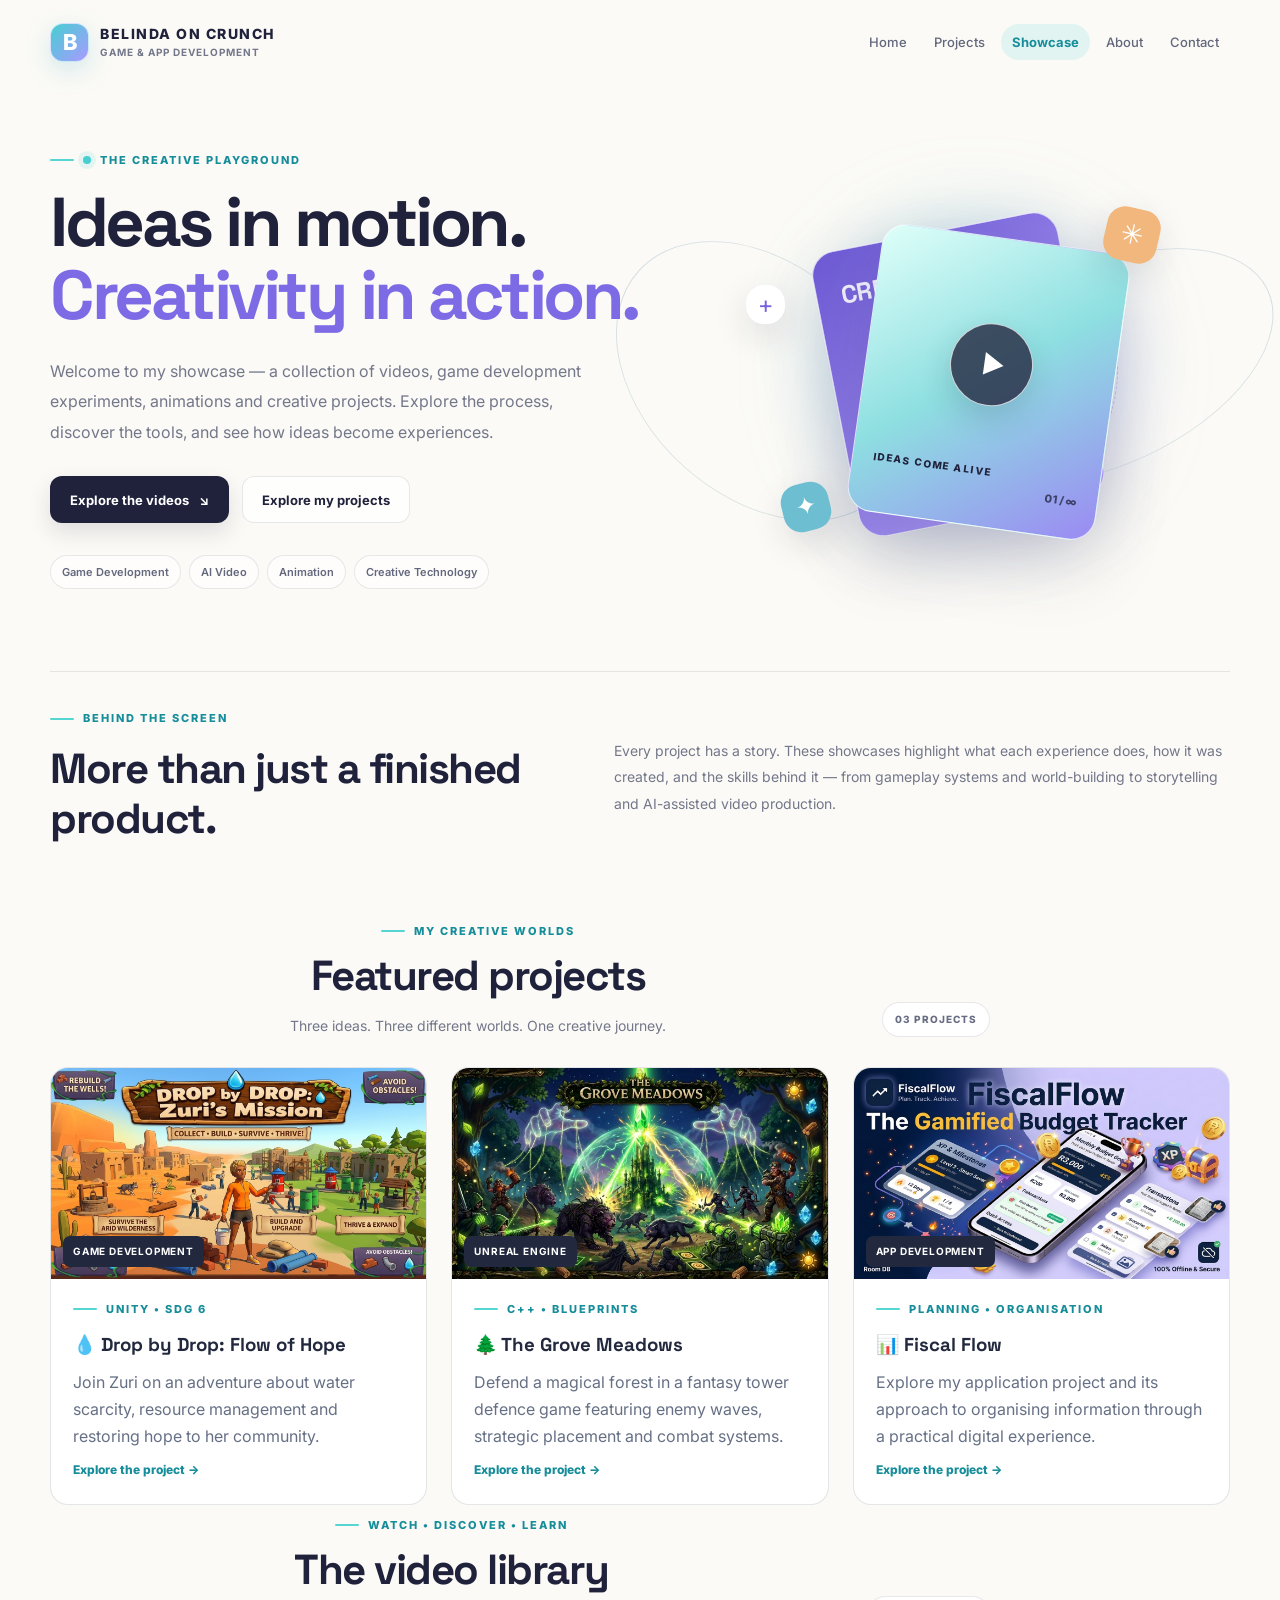
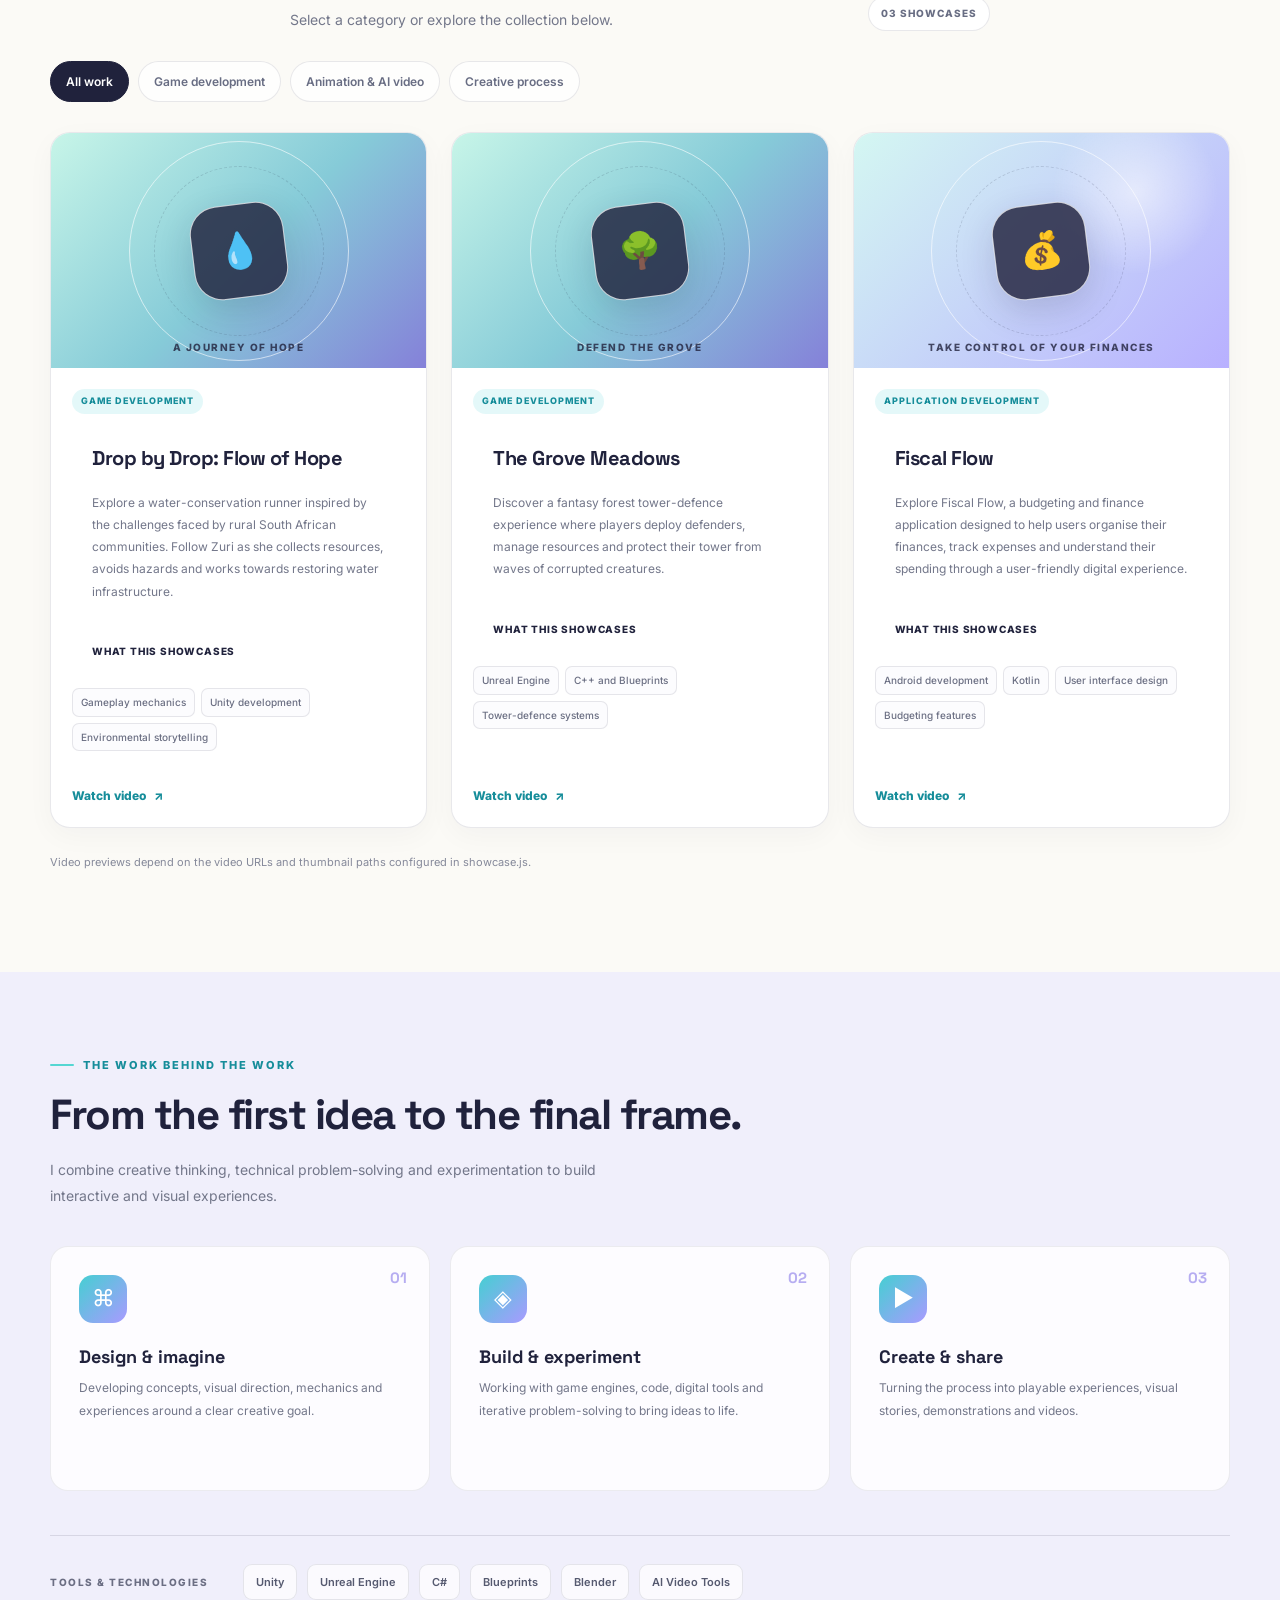
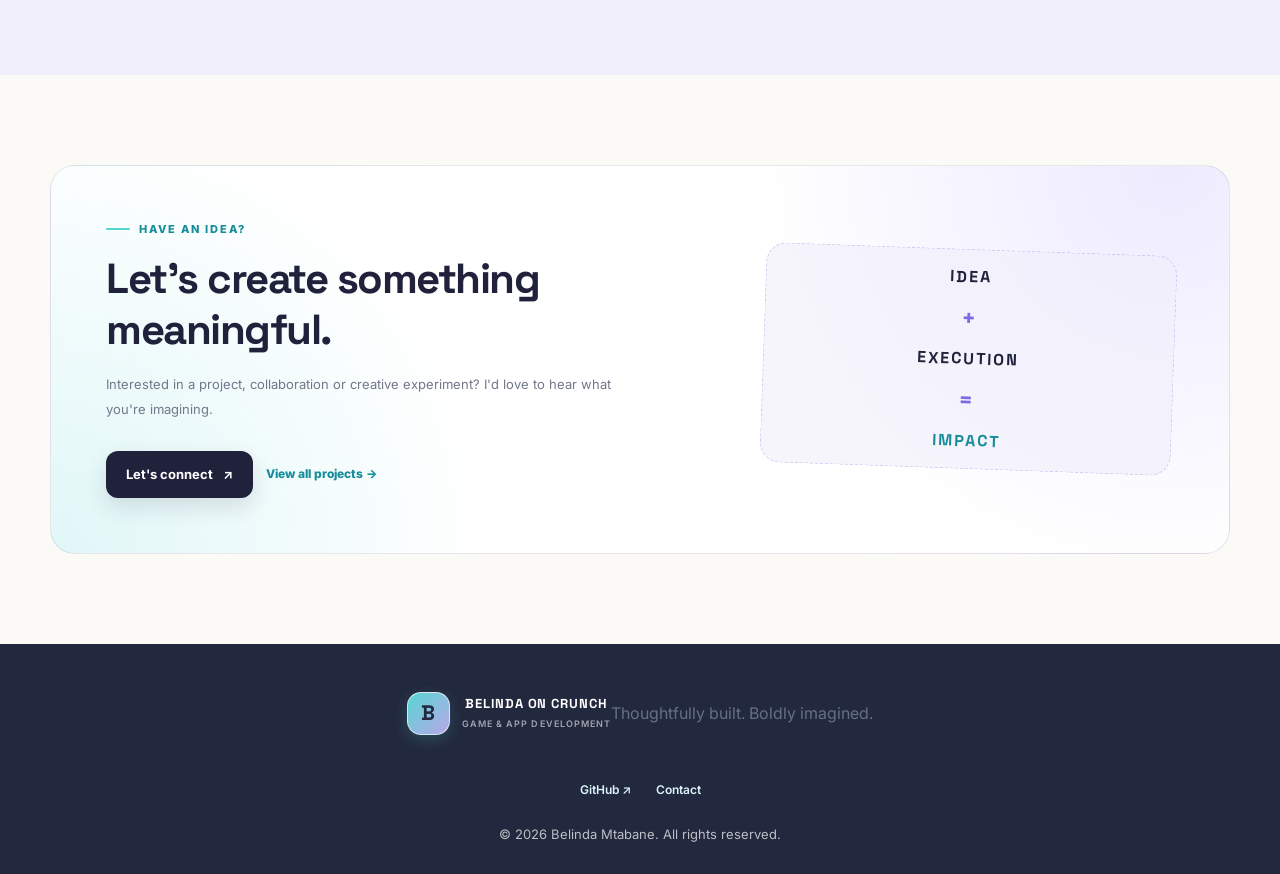
<file: showcase.html>
<!DOCTYPE html>
<html lang="en">
<head>
  <meta charset="UTF-8">
  <meta name="viewport" content="width=device-width, initial-scale=1.0">

  <title>Showcase | Belinda On Crunch</title>
  <meta
    name="description"
    content="Explore Belinda Mtabane's game development, animation, AI video creation and creative experiments."
  >

  <link rel="preconnect" href="https://fonts.googleapis.com">
  <link rel="preconnect" href="https://fonts.gstatic.com" crossorigin>
  <link
    href="https://fonts.googleapis.com/css2?family=Inter:wght@400;500;600;700;800&family=Space+Grotesk:wght@400;500;600;700&display=swap"
    rel="stylesheet"
  >

  <link rel="stylesheet" href="style.css">
  <link rel="stylesheet" href="showcase.css">
  <script src="showcase.js" defer></script>
</head>

<body class="showcase-page">

  <!-- SHARED WEBSITE HEADER -->
  <header class="site-header">
    <nav class="navigation" aria-label="Main navigation">

      <a class="brand" href="index.html">
        <span class="brand-mark">B</span>
        <span>
          BELINDA ON CRUNCH
          <small>GAME &amp; APP DEVELOPMENT</small>
        </span>
      </a>

      <div class="nav-links">
        <a href="index.html">Home</a>
        <a href="projects.html">Projects</a>
        <a href="showcase.html" aria-current="page">Showcase</a>
        <a href="about.html">About</a>
        <a href="contact.html">Contact</a>
        <!-- *** Removed: CV navigation link. -->
      </div>

    </nav>
  </header>

  <main>

    <!-- INTRODUCTION -->
    <section class="showcase-hero">
      <div class="showcase-hero-content">

        <p class="eyebrow">
          <span class="eyebrow-dot"></span>
          THE CREATIVE PLAYGROUND
        </p>

        <h1>
          Ideas in motion.<br>
          <span>Creativity in action.</span>
        </h1>

        <p class="hero-description">
          Welcome to my showcase — a collection of videos, game
          development experiments, animations and creative projects.
          Explore the process, discover the tools, and see how ideas
          become experiences.
        </p>

        <div class="hero-actions">
          <a class="showcase-button primary-button" href="#video-library">
            Explore the videos <span aria-hidden="true">↘</span>
          </a>

          <a class="showcase-button secondary-button" href="projects.html">
            Explore my projects
          </a>
        </div>

        <div class="hero-tags" aria-label="Showcase topics">
          <span>Game Development</span>
          <span>AI Video</span>
          <span>Animation</span>
          <span>Creative Technology</span>
        </div>

      </div>

      <div class="hero-art" aria-label="Abstract creative digital artwork">
        <div class="art-orbit orbit-one"></div>
        <div class="art-orbit orbit-two"></div>
        <div class="art-orbit orbit-three"></div>
        <div class="art-glow"></div>

        <div class="art-panel panel-back">
          <span>CREATE</span>
          <span>EXPERIMENT</span>
        </div>

        <div class="art-panel panel-front">
          <span class="play-symbol">▶</span>
          <span class="panel-label">IDEAS COME ALIVE</span>
          <span class="panel-number">01 / ∞</span>
        </div>

        <span class="floating-shape shape-one">✳</span>
        <span class="floating-shape shape-two">✦</span>
        <span class="floating-shape shape-three">+</span>
      </div>
    </section>

    <!-- SHOWCASE INTRO -->
    <section class="showcase-introduction section-container">
      <div>
        <p class="eyebrow">BEHIND THE SCREEN</p>
        <h2>More than just a finished product.</h2>
      </div>

      <p>
        Every project has a story. These showcases highlight what each
        experience does, how it was created, and the skills behind it —
        from gameplay systems and world-building to storytelling and
        AI-assisted video production.
      </p>
    </section>

    <!-- FEATURED PROJECT IMAGE GALLERY -->
    <section
      class="featured-showcases section-container"
      id="featured-projects"
    >

      <div class="section-heading">
        <div>
          <p class="eyebrow">MY CREATIVE WORLDS</p>
          <h2>Featured projects</h2>
          <p class="section-description">
            Three ideas. Three different worlds. One creative journey.
          </p>
        </div>

        <span class="collection-count">03 PROJECTS</span>
      </div>

      <div class="featured-showcase-grid">

        <!-- PROJECT 1: DROP BY DROP -->
        <article class="featured-showcase-card">

          <a
            class="featured-image-link"
            href="projects.html"
            aria-label="Explore Drop by Drop: Flow of Hope"
          >
            <img
              class="featured-showcase-image"
              src="assets/images/drop-by-drop-cover.jpg"
              alt="Drop by Drop: Flow of Hope game cover"
              loading="lazy"
            >

            <span class="featured-image-label">
              GAME DEVELOPMENT
            </span>
          </a>

          <div class="featured-showcase-content">
            <p class="eyebrow">UNITY • SDG 6</p>

            <h3>💧 Drop by Drop: Flow of Hope</h3>

            <p>
              Join Zuri on an adventure about water scarcity, resource
              management and restoring hope to her community.
            </p>

            <a class="showcase-text-link" href="projects.html">
              Explore the project →
            </a>
          </div>

        </article>

        <!-- PROJECT 2: THE GROVE MEADOWS -->
        <article class="featured-showcase-card">

          <a
            class="featured-image-link"
            href="projects.html"
            aria-label="Explore The Grove Meadows"
          >
            <img
              class="featured-showcase-image"
              src="assets/images/grove-meadows-cover.jpg"
              alt="The Grove Meadows fantasy tower defence game cover"
              loading="lazy"
            >

            <span class="featured-image-label">
              UNREAL ENGINE
            </span>
          </a>

          <div class="featured-showcase-content">
            <p class="eyebrow">C++ • BLUEPRINTS</p>

            <h3>🌲 The Grove Meadows</h3>

            <p>
              Defend a magical forest in a fantasy tower defence game
              featuring enemy waves, strategic placement and combat systems.
            </p>

            <a class="showcase-text-link" href="projects.html">
              Explore the project →
            </a>
          </div>

        </article>

        <!-- PROJECT 3: FISCAL FLOW -->
        <article class="featured-showcase-card">

          <a
            class="featured-image-link"
            href="projects.html"
            aria-label="Explore Fiscal Flow"
          >
            <img
              class="featured-showcase-image"
              src="assets/images/fiscal-flow-cover.jpg"
              alt="Fiscal Flow application cover"
              loading="lazy"
            >

            <span class="featured-image-label">
              APP DEVELOPMENT
            </span>
          </a>

          <div class="featured-showcase-content">
            <p class="eyebrow">PLANNING • ORGANISATION</p>

            <h3>📊 Fiscal Flow</h3>

            <p>
              Explore my application project and its approach to organising
              information through a practical digital experience.
            </p>

            <a class="showcase-text-link" href="projects.html">
              Explore the project →
            </a>
          </div>

        </article>

      </div>
    </section>

    <!-- VIDEO LIBRARY -->
    <section
      class="video-library section-container"
      id="video-library"
    >

      <div class="section-heading">
        <div>
          <p class="eyebrow">WATCH • DISCOVER • LEARN</p>
          <h2>The video library</h2>
          <p class="section-description">
            Select a category or explore the collection below.
          </p>
        </div>

        <span class="collection-count" id="collection-count">
          03 SHOWCASES
        </span>
      </div>

      <!-- Category filters are controlled by showcase.js -->
      <div
        class="showcase-filters"
        aria-label="Filter showcase videos"
      >
        <button
          class="filter-button active"
          data-filter="all"
          type="button"
        >
          All work
        </button>

        <button
          class="filter-button"
          data-filter="games"
          type="button"
        >
          Game development
        </button>

        <button
          class="filter-button"
          data-filter="animation"
          type="button"
        >
          Animation &amp; AI video
        </button>

        <button
          class="filter-button"
          data-filter="process"
          type="button"
        >
          Creative process
        </button>
      </div>

      <div class="video-grid" id="video-grid" aria-live="polite">
        <!-- Video cards are generated by showcase.js -->
      </div>

      <p class="video-note">
        Video previews depend on the video URLs and thumbnail paths
        configured in showcase.js.
      </p>

    </section>

    <!-- SKILLS AND PROCESS -->
    <section class="creative-process">
      <div class="section-container">

        <div class="process-heading">
          <p class="eyebrow">THE WORK BEHIND THE WORK</p>
          <h2>From the first idea to the final frame.</h2>

          <p>
            I combine creative thinking, technical problem-solving and
            experimentation to build interactive and visual experiences.
          </p>
        </div>

        <div class="process-grid">

          <article class="process-card">
            <span class="process-number">01</span>
            <div class="process-icon">⌘</div>
            <h3>Design &amp; imagine</h3>
            <p>
              Developing concepts, visual direction, mechanics and
              experiences around a clear creative goal.
            </p>
          </article>

          <article class="process-card">
            <span class="process-number">02</span>
            <div class="process-icon">◈</div>
            <h3>Build &amp; experiment</h3>
            <p>
              Working with game engines, code, digital tools and
              iterative problem-solving to bring ideas to life.
            </p>
          </article>

          <article class="process-card">
            <span class="process-number">03</span>
            <div class="process-icon">▶</div>
            <h3>Create &amp; share</h3>
            <p>
              Turning the process into playable experiences, visual
              stories, demonstrations and videos.
            </p>
          </article>

        </div>

        <div class="tools-strip">
          <span class="tools-label">TOOLS &amp; TECHNOLOGIES</span>

          <div class="tools-list">
            <span>Unity</span>
            <span>Unreal Engine</span>
            <span>C#</span>
            <span>Blueprints</span>
            <span>Blender</span>
            <span>AI Video Tools</span>
          </div>
        </div>

      </div>
    </section>

    <!-- CALL TO ACTION -->
    <section class="showcase-cta section-container">

      <div class="cta-content">
        <p class="eyebrow">HAVE AN IDEA?</p>
        <h2>Let's create something meaningful.</h2>

        <p>
          Interested in a project, collaboration or creative experiment?
          I'd love to hear what you're imagining.
        </p>

        <div class="hero-actions">
          <a
            class="showcase-button primary-button"
            href="contact.html"
          >
            Let's connect <span aria-hidden="true">↗</span>
          </a>

          <a class="showcase-text-link" href="projects.html">
            View all projects →
          </a>
        </div>
      </div>

      <div class="cta-decoration" aria-hidden="true">
        <span>IDEA</span>
        <span>+</span>
        <span>EXECUTION</span>
        <span>=</span>
        <span>IMPACT</span>
      </div>

    </section>

  </main>

  <!-- SHARED WEBSITE FOOTER -->
  <footer class="site-footer">
    <div class="footer-content">

      <div class="footer-brand">
        <a class="brand footer-logo" href="index.html">
          <span class="brand-mark">B</span>
          <span>
            BELINDA ON CRUNCH
            <small>GAME &amp; APP DEVELOPMENT</small>
          </span>
        </a>

        <p>Thoughtfully built. Boldly imagined.</p>
      </div>

      <div class="footer-links">
        <a
          href="https://github.com/BelindaMtabane"
          target="_blank"
          rel="noopener noreferrer"
        >
          GitHub ↗
        </a>

        <a href="contact.html">Contact</a>
        <!-- *** Removed: CV navigation link. -->
      </div>

      <p class="footer-copyright">
        © 2026 Belinda Mtabane. All rights reserved.
      </p>

    </div>
  </footer>

</body>
</html>
</file>
<file: style.css>
/* =========================================
   BELINDA ON CRUNCH
   Soft Futuristic Ocean Glow
   Complete portfolio stylesheet
   ========================================= */

/* 1. COLOURS AND GLOBAL SETTINGS */

:root {
  --ice-blue: #DDF4FA;
  --turquoise: #55D6D2;
  --lilac: #B9A7E8;
  --warm-ivory: #F5F0E8;
  --sage: #9BB7A5;
  --deep-navy: #22283D;

  --navy-soft: #343B53;
  --white: #FFFFFF;
  --text-main: #252C40;
  --text-muted: #667085;
  --border-light: rgba(34, 40, 61, 0.12);

  --shadow-soft: 0 12px 35px rgba(34, 40, 61, 0.08);
  --shadow-hover: 0 20px 45px rgba(34, 40, 61, 0.14);

  --radius-small: 12px;
  --radius-medium: 20px;
  --radius-large: 30px;

  --page-width: 1180px;
}

* {
  box-sizing: border-box;
  margin: 0;
  padding: 0;
}

html {
  scroll-behavior: smooth;
  scroll-padding-top: 100px;
}

body {
  min-width: 320px;
  background:
    radial-gradient(
      circle at 10% 10%,
      rgba(85, 214, 210, 0.12),
      transparent 30%
    ),
    radial-gradient(
      circle at 90% 35%,
      rgba(185, 167, 232, 0.14),
      transparent 30%
    ),
    var(--warm-ivory);

  color: var(--text-main);
  font-family: "Inter", sans-serif;
  font-size: 16px;
  line-height: 1.7;
  overflow-wrap: break-word;
}

img {
  display: block;
  max-width: 100%;
}

a {
  color: inherit;
  text-decoration: none;
}

button,
input,
textarea,
select {
  font: inherit;
}

button,
a {
  -webkit-tap-highlight-color: transparent;
}

a:focus-visible,
button:focus-visible {
  outline: 3px solid var(--turquoise);
  outline-offset: 4px;
}

h1,
h2,
h3,
h4 {
  color: var(--deep-navy);
  font-family: "Space Grotesk", sans-serif;
  line-height: 1.2;
}

p {
  color: var(--text-muted);
}

::selection {
  background: var(--turquoise);
  color: var(--deep-navy);
}


/* 2. HEADER AND NAVIGATION */

.site-header {
  position: sticky;
  top: 0;
  z-index: 100;

  width: 100%;
  background: rgba(245, 240, 232, 0.90);
  border-bottom: 1px solid rgba(34, 40, 61, 0.08);
  backdrop-filter: blur(18px);
  -webkit-backdrop-filter: blur(18px);
}

.navigation {
  width: min(var(--page-width), calc(100% - 48px));
  min-height: 84px;
  margin: 0 auto;

  display: flex;
  align-items: center;
  justify-content: space-between;
  gap: 28px;
}

.brand {
  display: inline-flex;
  align-items: center;
  gap: 12px;
  flex-shrink: 0;

  color: var(--deep-navy);
  font-family: "Space Grotesk", sans-serif;
  font-size: 13px;
  font-weight: 700;
  letter-spacing: 0.07em;
  line-height: 1.3;
}

.brand > span:last-child {
  display: flex;
  flex-direction: column;
}

.brand small {
  margin-top: 5px;
  color: var(--text-muted);
  font-family: "Inter", sans-serif;
  font-size: 9px;
  font-weight: 600;
  letter-spacing: 0.12em;
}

.brand-mark {
  display: grid;
  place-items: center;

  width: 43px;
  height: 43px;
  flex-shrink: 0;

  color: var(--deep-navy);
  background: linear-gradient(
    135deg,
    var(--turquoise),
    var(--lilac)
  );

  border: 1px solid rgba(255, 255, 255, 0.65);
  border-radius: 14px;

  font-size: 21px;
  font-weight: 700;
  box-shadow: 0 5px 15px rgba(85, 214, 210, 0.2);
}

.nav-links {
  display: flex;
  align-items: center;
  justify-content: flex-end;
  flex-wrap: wrap;
  gap: 8px;
}

.nav-links a {
  padding: 9px 12px;
  border-radius: 10px;

  color: var(--text-muted);
  font-size: 13px;
  font-weight: 600;

  transition:
    color 0.2s ease,
    background 0.2s ease;
}

.nav-links a:hover,
.nav-links a[aria-current="page"] {
  color: var(--deep-navy);
  background: rgba(85, 214, 210, 0.17);
}


/* 3. SHARED BUTTONS AND LINKS */

.button {
  display: inline-flex;
  align-items: center;
  justify-content: center;
  gap: 12px;

  min-height: 50px;
  padding: 13px 21px;

  color: var(--deep-navy);
  background: linear-gradient(
    110deg,
    var(--turquoise),
    #A4E9E3
  );

  border: 1px solid rgba(34, 40, 61, 0.06);
  border-radius: 14px;

  font-size: 14px;
  font-weight: 700;

  box-shadow: 0 8px 20px rgba(85, 214, 210, 0.18);

  transition:
    transform 0.2s ease,
    box-shadow 0.2s ease;
}

.button:hover {
  transform: translateY(-3px);
  box-shadow: 0 13px 25px rgba(85, 214, 210, 0.28);
}

.button span {
  font-size: 18px;
}

.button-secondary {
  background: var(--white);
  border: 1px solid var(--border-light);
  box-shadow: var(--shadow-soft);
}

.button-secondary:hover {
  box-shadow: var(--shadow-hover);
}

.text-link {
  display: inline-flex;
  align-items: center;
  gap: 6px;

  color: var(--deep-navy);
  font-size: 14px;
  font-weight: 700;

  transition: color 0.2s ease;
}

.text-link:hover,
.project-link:hover {
  color: #178F91;
}

.hero-actions {
  display: flex;
  align-items: center;
  flex-wrap: wrap;
  gap: 20px;
  margin-top: 28px;
}

.project-link {
  display: inline-flex;
  align-items: center;
  gap: 8px;

  margin-top: 18px;
  color: var(--deep-navy);

  font-size: 13px;
  font-weight: 700;

  transition:
    color 0.2s ease,
    gap 0.2s ease;
}

.project-link:hover {
  gap: 12px;
}


/* 4. HOMEPAGE HERO */

.hero {
  width: min(var(--page-width), calc(100% - 48px));
  min-height: 610px;
  margin: 0 auto;
  padding: 76px 0 70px;

  display: grid;
  grid-template-columns: minmax(0, 1.12fr) minmax(320px, 0.88fr);
  align-items: center;
  gap: 70px;
}

.hero-content {
  max-width: 650px;
}

.eyebrow {
  display: inline-flex;
  align-items: center;
  gap: 9px;

  margin-bottom: 18px;
  color: #438F92;

  font-size: 11px;
  font-weight: 800;
  letter-spacing: 0.16em;
  text-transform: uppercase;
}

.eyebrow::before {
  content: "";
  width: 24px;
  height: 2px;
  background: var(--turquoise);
  border-radius: 5px;
}

.hero h1 {
  margin-bottom: 25px;
  font-size: clamp(42px, 5.3vw, 70px);
  font-weight: 700;
  letter-spacing: -0.065em;
  line-height: 1.08;
}

.gradient-text {
  color: transparent;
  background: linear-gradient(
    100deg,
    #329FA4 5%,
    #8A78C8 55%,
    #4D9B83 100%
  );
  background-clip: text;
  -webkit-background-clip: text;
}

.hero-description {
  max-width: 580px;
  font-size: 16px;
  line-height: 1.9;
}

.hero-tags {
  display: flex;
  flex-wrap: wrap;
  gap: 10px;
  margin-top: 30px;
}

.hero-tags span,
.project-tags span {
  display: inline-flex;
  align-items: center;

  padding: 7px 12px;
  color: var(--navy-soft);

  background: rgba(255, 255, 255, 0.72);
  border: 1px solid var(--border-light);
  border-radius: 999px;

  font-size: 11px;
  font-weight: 600;
}


/* 5. DEVELOPER PROFILE PANEL */

.developer-panel {
  position: relative;
  isolation: isolate;
  overflow: hidden;

  padding: 26px;

  background: rgba(255, 255, 255, 0.83);
  border: 1px solid rgba(255, 255, 255, 0.9);
  border-radius: var(--radius-large);

  box-shadow: var(--shadow-soft);
}

.developer-panel::before {
  content: "";
  position: absolute;
  top: -100px;
  right: -100px;
  z-index: -1;

  width: 230px;
  height: 230px;

  background: rgba(85, 214, 210, 0.15);
  border-radius: 50%;
  filter: blur(8px);
}

.panel-top {
  display: flex;
  align-items: center;
  justify-content: space-between;
  gap: 10px;

  margin-bottom: 23px;

  color: var(--text-muted);
  font-size: 10px;
  font-weight: 800;
  letter-spacing: 0.12em;
}

.panel-indicator {
  padding: 5px 9px;
  color: #318D83;
  background: #E2F7EE;
  border-radius: 999px;
  font-size: 9px;
}

.avatar-placeholder {
  position: relative;
  isolation: isolate;
  overflow: hidden;

  width: 100%;
  height: 255px;
  margin-bottom: 23px;

  background: linear-gradient(
    135deg,
    var(--ice-blue),
    #E8E1FA,
    #E0F3E7
  );

  border: 1px solid rgba(34, 40, 61, 0.08);
  border-radius: 20px;
}

/* Portrait image — clean image without circular borders */
.avatar-placeholder img.profile-image {
  position: relative;
  z-index: 1;
  display: block;
  width: 100%;
  height: 100%;
  max-width: 100%;
  object-fit: cover;
  object-position: center;
  border: none;
  outline: none;
  box-shadow: none;
  border-radius: 0;
}

.orbit-one {
  width: 210px;
  height: 210px;
  top: 20px;
  right: -55px;
}

.orbit-two {
  width: 270px;
  height: 270px;
  top: 50px;
  left: -125px;
}

.developer-panel h2 {
  margin-bottom: 8px;
  font-size: 25px;
  letter-spacing: -0.04em;
}

.developer-panel > p {
  font-size: 13px;
}

.panel-divider {
  height: 1px;
  margin: 22px 0;
  background: var(--border-light);
}

.profile-row {
  display: flex;
  justify-content: space-between;
  align-items: flex-start;
  gap: 15px;

  padding: 9px 0;
  font-size: 12px;
}

.profile-row > span {
  color: var(--text-muted);
}

.profile-row strong {
  color: var(--deep-navy);
  font-size: 12px;
  text-align: right;
}

.panel-footer {
  display: flex;
  align-items: center;
  gap: 9px;

  margin-top: 20px;
  padding-top: 17px;

  border-top: 1px solid var(--border-light);

  color: var(--text-muted);
  font-size: 9px;
  font-weight: 800;
  letter-spacing: 0.08em;
}

.tiny-sparkle {
  color: #7F70BE;
  font-size: 18px;
}


/* 6. GENERAL SECTION STYLING */

.section {
  width: min(var(--page-width), calc(100% - 48px));
  margin: 0 auto;
  padding: 85px 0;
}

.projects-section {
  width: 100%;
  max-width: none;
  padding: 85px max(24px, calc((100% - var(--page-width)) / 2));

  background: linear-gradient(
    180deg,
    rgba(221, 244, 250, 0.48),
    rgba(245, 240, 232, 0.35)
  );
}

.section-heading {
  max-width: 700px;
  margin: 0 auto 45px;
  text-align: center;
}

.section-heading .eyebrow {
  justify-content: center;
}

.section-heading h2 {
  margin-bottom: 17px;
  font-size: clamp(30px, 4vw, 44px);
  letter-spacing: -0.055em;
}

.section-heading > p:last-child {
  max-width: 590px;
  margin: 0 auto;
  font-size: 14px;
  line-height: 1.9;
}

.accent {
  color: #459E9E;
}


/* 7. PROJECT CARDS AND GRID */

.project-grid {
  display: grid;
  grid-template-columns: repeat(3, minmax(0, 1fr));
  gap: 24px;
}

.project-card {
  min-width: 0;
  overflow: hidden;

  display: flex;
  flex-direction: column;

  background: rgba(255, 255, 255, 0.92);
  border: 1px solid rgba(34, 40, 61, 0.08);
  border-radius: var(--radius-medium);

  box-shadow: 0 7px 24px rgba(34, 40, 61, 0.045);

  transition:
    transform 0.25s ease,
    box-shadow 0.25s ease;
}

.project-card:hover {
  transform: translateY(-6px);
  box-shadow: var(--shadow-hover);
}

/* *** FIX: Keep every project image within a consistent frame. */
.project-visual {
  position: relative;
  isolation: isolate;
  overflow: hidden;

  width: 100%;
  height: 240px;
  flex-shrink: 0;

  background: linear-gradient(
    135deg,
    var(--ice-blue),
    #D8E9E8,
    #E6DDF8
  );

  border-radius: 0;
}

/* *** FIX: Prevent project images from stretching outside their boxes. */
.project-visual .project-image {
  position: relative;
  z-index: 0;

  display: block;
  width: 100%;
  height: 100%;
  max-width: 100%;

  object-fit: cover;
  object-position: center;

  transition: transform 0.45s ease;
}

.project-card:hover .project-image {
  transform: scale(1.04);
}

/* *** FIX: Place captions on top of the image. */
.project-visual .visual-caption {
  position: absolute;
  left: 15px;
  bottom: 15px;
  z-index: 2;

  max-width: calc(100% - 30px);
  padding: 7px 11px;

  color: var(--deep-navy);
  background: rgba(255, 255, 255, 0.88);
  border: 1px solid rgba(255, 255, 255, 0.75);
  border-radius: 8px;

  font-size: 9px;
  font-weight: 800;
  letter-spacing: 0.13em;

  backdrop-filter: blur(8px);
  -webkit-backdrop-filter: blur(8px);
}

.visual-water {
  background: linear-gradient(135deg, #C7EEF6, #8BCED6);
}

.visual-finance {
  background: linear-gradient(135deg, #E8E0FA, #C9D5F5);
}

.visual-forest {
  background: linear-gradient(135deg, #CFE5D2, #A3C4AD);
}

.project-content {
  display: flex;
  flex-direction: column;
  align-items: flex-start;
  flex: 1;

  padding: 23px;
}

.project-meta {
  display: flex;
  align-items: center;
  justify-content: space-between;
  flex-wrap: wrap;
  gap: 10px;

  width: 100%;
  margin-bottom: 19px;
}

.project-type {
  color: #6B7891;
  font-size: 9px;
  font-weight: 800;
  letter-spacing: 0.1em;
}

.status {
  padding: 5px 9px;
  border-radius: 999px;

  font-size: 9px;
  font-weight: 700;
}

.status-active {
  color: #357D70;
  background: #E0F4E9;
}

.status-planned {
  color: #7160A8;
  background: #EEE8FC;
}

.project-content h3 {
  margin-bottom: 12px;
  font-size: 21px;
  letter-spacing: -0.035em;
}

.project-content > p {
  margin-bottom: 18px;
  font-size: 12px;
  line-height: 1.9;
}

.project-tags {
  display: flex;
  flex-wrap: wrap;
  gap: 7px;
  margin-top: auto;
}

.project-tags span {
  padding: 6px 9px;
  font-size: 9px;
}

.project-content .project-link {
  margin-top: 23px;
}


/* 8. SKILLS GRID */

.skills-section {
  padding-top: 95px;
  padding-bottom: 95px;
}

.skills-grid {
  display: grid;
  grid-template-columns: repeat(4, minmax(0, 1fr));
  gap: 18px;

  margin-bottom: 30px;
}

.skill-card {
  padding: 27px 20px;
  background: rgba(255, 255, 255, 0.78);
  border: 1px solid var(--border-light);
  border-radius: var(--radius-medium);

  transition:
    transform 0.2s ease,
    box-shadow 0.2s ease;
}

.skill-card:hover {
  transform: translateY(-4px);
  box-shadow: var(--shadow-soft);
}

.skill-icon {
  display: grid;
  place-items: center;

  width: 43px;
  height: 43px;
  margin-bottom: 21px;

  color: var(--deep-navy);
  background: linear-gradient(
    135deg,
    rgba(85, 214, 210, 0.5),
    rgba(185, 167, 232, 0.45)
  );

  border-radius: 13px;
  font-size: 20px;
  font-weight: 700;
}

.skill-card h3 {
  margin-bottom: 9px;
  font-size: 17px;
}

.skill-card p {
  font-size: 12px;
  line-height: 1.8;
}


/* 9. SHOWCASE AND PRINCIPLE CARDS */

.principle-grid {
  display: grid;
  grid-template-columns: repeat(3, minmax(0, 1fr));
  gap: 22px;
}

.principle-card {
  padding: 30px;

  background: rgba(255, 255, 255, 0.78);
  border: 1px solid var(--border-light);
  border-radius: var(--radius-medium);

  transition:
    transform 0.25s ease,
    box-shadow 0.25s ease;
}

.principle-card:hover {
  transform: translateY(-5px);
  box-shadow: var(--shadow-soft);
}

.card-symbol {
  display: grid;
  place-items: center;

  width: 48px;
  height: 48px;
  margin-bottom: 21px;

  color: var(--deep-navy);
  background: linear-gradient(
    135deg,
    var(--ice-blue),
    #E8E0FA
  );

  border-radius: 15px;
  font-size: 23px;
}

.principle-card h3 {
  margin-bottom: 12px;
  font-size: 21px;
}

.principle-card p {
  font-size: 13px;
  line-height: 1.9;
}



/* 10. FOOTER — SHARED HOMEPAGE AND ABOUT PAGE */

/* *** FIX: Stack footer content vertically and centre it. */
footer {
  display: flex;
  flex-direction: column;
  align-items: center;
  justify-content: center;

  width: 100%;
  box-sizing: border-box;
  padding: 48px 24px 28px;
  gap: 0;

  background: var(--deep-navy);
  color: var(--white);
  text-align: center;
}

/* *** FIX: Keep the brand centred above the other footer content. */
.footer-brand {
  display: inline-flex;
  align-items: center;
  justify-content: center;
  margin-bottom: 20px;
  color: var(--white);
}

.footer-brand small {
  color: rgba(255, 255, 255, 0.58);
}

/* *** FIX: Centre the footer description. */
footer > p {
  color: rgba(255, 255, 255, 0.7);
  font-size: 13px;
}

/* *** FIX: Keep the links together on their own row. */
.footer-links {
  display: flex;
  flex-direction: row;
  align-items: center;
  justify-content: center;
  flex-wrap: wrap;
  gap: 25px;
  margin: 25px 0;
}

.footer-links a {
  color: var(--ice-blue);
  font-size: 12px;
  font-weight: 600;
  transition: color 0.2s ease;
}

.footer-links a:hover {
  color: var(--turquoise);
}

/* *** FIX: Give the copyright its own full-width row. */
footer .copyright {
  width: 100%;
  box-sizing: border-box;
  margin-top: 27px;
  padding-top: 22px;
  border-top: 1px solid rgba(255, 255, 255, 0.12);
  font-size: 11px;
  text-align: center;
}

/* *** FIX: Adjust spacing on smaller screens. */
@media (max-width: 680px) {
  footer {
    padding: 40px 18px 24px;
  }

  .footer-links {
    gap: 20px;
  }
}

/* 11. GENERAL PAGE COMPONENTS
   These styles can also be used on your other pages. */

.page-hero {
  width: min(var(--page-width), calc(100% - 48px));
  margin: 0 auto;
  padding: 75px 0 45px;
}

.page-hero h1 {
  margin-bottom: 20px;
  font-size: clamp(38px, 5vw, 60px);
  letter-spacing: -0.055em;
}

.page-hero > p:last-child {
  max-width: 700px;
  font-size: 15px;
  line-height: 1.9;
}

.content-section {
  width: min(var(--page-width), calc(100% - 48px));
  margin: 0 auto;
  padding: 40px 0 85px;
}

.content-panel {
  padding: 30px;
  background: rgba(255, 255, 255, 0.8);
  border: 1px solid var(--border-light);
  border-radius: var(--radius-medium);
  box-shadow: var(--shadow-soft);
}

.content-panel h2,
.content-panel h3 {
  margin-bottom: 14px;
}

.content-panel p {
  margin-bottom: 16px;
  font-size: 14px;
  line-height: 1.9;
}

.content-panel p:last-child {
  margin-bottom: 0;
}


/* 12. SHOWCASE GALLERY IMAGE SUPPORT */

.showcase-grid {
  display: grid;
  grid-template-columns: repeat(3, minmax(0, 1fr));
  gap: 22px;
}

.showcase-item {
  overflow: hidden;
  background: var(--white);
  border: 1px solid var(--border-light);
  border-radius: var(--radius-medium);
  box-shadow: var(--shadow-soft);
}

.showcase-item img {
  display: block;
  width: 100%;
  height: 240px;
  object-fit: cover;
  object-position: center;
}

.showcase-item h3 {
  padding: 18px 18px 8px;
  font-size: 18px;
}

.showcase-item p {
  padding: 0 18px 20px;
  font-size: 12px;
  line-height: 1.8;
}


/* 13. VIDEO EMBED SUPPORT */

.video-grid {
  display: grid;
  grid-template-columns: repeat(2, minmax(0, 1fr));
  gap: 25px;
}

.video-card {
  overflow: hidden;
  background: var(--white);
  border: 1px solid var(--border-light);
  border-radius: var(--radius-medium);
  box-shadow: var(--shadow-soft);
}

.video-frame {
  width: 100%;
  aspect-ratio: 16 / 9;
  background: var(--deep-navy);
}

.video-frame iframe {
  display: block;
  width: 100%;
  height: 100%;
  border: 0;
}

.video-card h3 {
  padding: 20px 20px 8px;
  font-size: 19px;
}

.video-card p {
  padding: 0 20px 22px;
  font-size: 13px;
}


/* 14. CONTACT FORM SUPPORT */

.contact-form {
  display: grid;
  gap: 18px;
}

.form-group {
  display: grid;
  gap: 8px;
}

.form-group label {
  color: var(--deep-navy);
  font-size: 13px;
  font-weight: 700;
}

.form-group input,
.form-group textarea,
.form-group select {
  width: 100%;
  padding: 13px 15px;

  color: var(--deep-navy);
  background: var(--white);

  border: 1px solid rgba(34, 40, 61, 0.18);
  border-radius: 12px;

  outline: none;
  transition:
    border-color 0.2s ease,
    box-shadow 0.2s ease;
}

.form-group textarea {
  min-height: 140px;
  resize: vertical;
}

.form-group input:focus,
.form-group textarea:focus,
.form-group select:focus {
  border-color: #55BDB9;
  box-shadow: 0 0 0 4px rgba(85, 214, 210, 0.15);
}


/* 15. RESPONSIVE DESIGN: TABLETS */

@media (max-width: 1000px) {
  .navigation {
    width: min(100% - 36px, var(--page-width));
    padding: 15px 0;
    flex-direction: column;
    align-items: flex-start;
    gap: 15px;
  }

  .nav-links {
    width: 100%;
    justify-content: flex-start;
    gap: 5px;
  }

  .nav-links a {
    padding: 8px 10px;
  }

  .hero {
    grid-template-columns: minmax(0, 1fr) minmax(280px, 0.85fr);
    gap: 35px;
    padding-top: 60px;
  }

  .hero h1 {
    font-size: clamp(40px, 5.5vw, 58px);
  }

  .project-grid {
    grid-template-columns: repeat(2, minmax(0, 1fr));
  }

  .project-card:last-child {
    grid-column: 1 / -1;
    max-width: calc(50% - 12px);
  }

  .skills-grid {
    grid-template-columns: repeat(2, minmax(0, 1fr));
  }

  .principle-grid {
    grid-template-columns: repeat(2, minmax(0, 1fr));
  }

  .showcase-grid {
    grid-template-columns: repeat(2, minmax(0, 1fr));
  }
}


/* 16. RESPONSIVE DESIGN: MOBILE */

@media (max-width: 680px) {
  html {
    scroll-padding-top: 20px;
  }

  .navigation {
    width: calc(100% - 32px);
    min-height: auto;
    gap: 14px;
  }

  .brand {
    font-size: 12px;
  }

  .brand-mark {
    width: 39px;
    height: 39px;
  }

  .nav-links {
    display: flex;
    flex-wrap: wrap;
    gap: 4px;
  }

  .nav-links a {
    padding: 7px 9px;
    font-size: 11px;
  }

  .hero {
    width: calc(100% - 36px);
    min-height: auto;
    grid-template-columns: 1fr;
    gap: 38px;
    padding: 55px 0;
  }

  .hero h1 {
    font-size: clamp(39px, 10vw, 54px);
  }

  .hero-description {
    font-size: 14px;
  }

  .hero-actions {
    align-items: flex-start;
    gap: 17px;
  }

  .developer-panel {
    padding: 21px;
  }

  .avatar-placeholder {
    height: 260px;
  }

  .section {
    width: calc(100% - 36px);
    padding: 60px 0;
  }

  .projects-section {
    width: 100%;
    padding: 60px 18px;
  }

  .section-heading {
    margin-bottom: 32px;
  }

  .section-heading h2 {
    font-size: 31px;
  }

  .project-grid {
    grid-template-columns: 1fr;
    gap: 22px;
  }

  .project-card:last-child {
    grid-column: auto;
    max-width: none;
  }

  .project-visual {
    height: 230px;
  }

  .project-content {
    padding: 21px;
  }

  .skills-grid {
    grid-template-columns: 1fr;
    gap: 14px;
  }

  .skill-card {
    padding: 22px;
  }

  .principle-grid {
    grid-template-columns: 1fr;
    gap: 16px;
  }

  .principle-card {
    padding: 24px;
  }

  .page-hero,
  .content-section {
    width: calc(100% - 36px);
  }

  .page-hero {
    padding: 55px 0 30px;
  }

  .page-hero h1 {
    font-size: 39px;
  }

  .content-panel {
    padding: 22px;
  }

  .showcase-grid,
  .video-grid {
    grid-template-columns: 1fr;
  }

  .showcase-item img {
    height: 220px;
  }

  footer {
    padding: 40px 18px 24px;
  }

  .footer-links {
    gap: 20px;
  }
}


/* 17. REDUCED MOTION ACCESSIBILITY */

@media (prefers-reduced-motion: reduce) {
  *,
  *::before,
  *::after {
    scroll-behavior: auto !important;
    animation-duration: 0.01ms !important;
    animation-iteration-count: 1 !important;
    transition-duration: 0.01ms !important;
  }
}

/* *** REMOVE DECORATIVE CIRCLES AROUND THE PORTRAIT *** */
.avatar-placeholder .orbit,
.avatar-placeholder .orbit-one,
.avatar-placeholder .orbit-two {
  display: none !important;
  border: none !important;
  background: none !important;
  box-shadow: none !important;
}

/* *** REMOVE ANY CIRCLE DECORATIONS FROM THE CONTAINER *** */
.avatar-placeholder::before,
.avatar-placeholder::after {
  content: none !important;
  display: none !important;
}

/* =========================================
   ABOUT PAGE — BELINDA ON CRUNCH
   Soft Futuristic Ocean Glow
   ========================================= */

/* Keep the About page consistent with the main site. */
.about-page {
  background: #F5F0E8;
  color: #22283D;
}

/* Make the current navigation page easy to identify. */
.about-page .main-nav a.active {
  color: #22283D;
  background: #DDF4FA;
  border-radius: 20px;
  padding: 9px 14px;
}

/* ABOUT HERO */
.about-hero {
  position: relative;
  overflow: hidden;
  padding: 90px 0 100px;
  background:
    radial-gradient(
      circle at 85% 15%,
      rgba(185, 167, 232, 0.30),
      transparent 35%
    ),
    linear-gradient(
      135deg,
      #DDF4FA 0%,
      #F5F0E8 55%,
      #E5F4ED 100%
    );
}

.about-hero-grid {
  display: grid;
  grid-template-columns: 1.2fr 0.8fr;
  align-items: center;
  gap: 65px;
}

.about-eyebrow {
  margin: 0 0 18px;
  color: #357E83;
  font-size: 0.76rem;
  font-weight: 800;
  letter-spacing: 0.17em;
  line-height: 1.6;
}

.about-hero h1 {
  margin: 0 0 24px;
  color: #22283D;
  font-size: clamp(2.6rem, 5vw, 4.8rem);
  line-height: 1.08;
  letter-spacing: -0.045em;
}

.about-hero h1 span {
  display: block;
  margin-top: 14px;
  color: #527F86;
  font-size: 0.62em;
  line-height: 1.3;
  letter-spacing: -0.025em;
}

.about-intro {
  max-width: 650px;
  margin: 0 0 17px;
  color: #51586B;
  font-size: 1.02rem;
  line-height: 1.9;
}

.about-hero-actions {
  display: flex;
  flex-wrap: wrap;
  gap: 13px;
  margin-top: 30px;
}

/* PORTRAIT PANEL */
.about-portrait-panel {
  position: relative;
  isolation: isolate;
  width: 100%;
  max-width: 390px;
  justify-self: center;
  padding: 12px;
  border: 1px solid rgba(85, 214, 210, 0.55);
  border-radius: 28px;
  background: rgba(255, 255, 255, 0.38);
  box-shadow: 0 24px 65px rgba(34, 40, 61, 0.12);
}

.about-portrait-glow {
  position: absolute;
  inset: -20px;
  z-index: -1;
  border-radius: 35px;
  background: linear-gradient(
    135deg,
    rgba(85, 214, 210, 0.25),
    rgba(185, 167, 232, 0.30)
  );
  filter: blur(25px);
  pointer-events: none;
}

.about-portrait {
  display: block;
  width: 100%;
  aspect-ratio: 4 / 5;
  object-fit: cover;
  object-position: center;
  border: none;
  border-radius: 19px;
  outline: none;
  box-shadow: none;
}

.about-portrait-caption {
  display: flex;
  align-items: center;
  gap: 10px;
  padding: 16px 7px 5px;
  color: #22283D;
  font-size: 0.88rem;
  font-weight: 600;
}

.about-caption-dot {
  width: 9px;
  height: 9px;
  flex-shrink: 0;
  border-radius: 50%;
  background: #55D6D2;
  box-shadow: 0 0 12px rgba(85, 214, 210, 0.7);
}

/* SHARED SECTION LAYOUT */
.about-section {
  padding: 85px 0;
}

.about-section-heading {
  max-width: 720px;
  margin: 0 auto 42px;
  text-align: center;
}

.about-section-heading h2,
.about-approach-grid h2,
.about-closing h2 {
  margin: 0 0 17px;
  color: #22283D;
  font-size: clamp(2rem, 4vw, 3.2rem);
  line-height: 1.2;
  letter-spacing: -0.035em;
}

.about-section-heading > p:last-child {
  max-width: 620px;
  margin: 0 auto;
  color: #62697A;
  line-height: 1.8;
}

/* MY STORY CARDS */
.about-story-grid {
  display: grid;
  grid-template-columns: repeat(3, minmax(0, 1fr));
  gap: 22px;
}

.about-info-card,
.about-skill-card {
  padding: 30px;
  border: 1px solid rgba(34, 40, 61, 0.08);
  border-radius: 22px;
  background: rgba(255, 255, 255, 0.7);
  box-shadow: 0 12px 32px rgba(34, 40, 61, 0.045);
  transition:
    transform 0.25s ease,
    box-shadow 0.25s ease;
}

.about-info-card:hover,
.about-skill-card:hover {
  transform: translateY(-5px);
  box-shadow: 0 18px 38px rgba(34, 40, 61, 0.09);
}

.about-card-number {
  display: inline-flex;
  align-items: center;
  justify-content: center;
  width: 43px;
  height: 43px;
  margin-bottom: 25px;
  border-radius: 14px;
  background: #DDF4FA;
  color: #357E83;
  font-size: 0.9rem;
  font-weight: 800;
}

.about-info-card h3,
.about-skill-card h3 {
  margin: 0 0 12px;
  color: #22283D;
  font-size: 1.18rem;
  line-height: 1.4;
}

.about-info-card p,
.about-skill-card p {
  margin: 0;
  color: #62697A;
  font-size: 0.95rem;
  line-height: 1.85;
}

/* MY APPROACH */
.about-approach-section {
  background: linear-gradient(
    135deg,
    #E8E3F7,
    #E6F7F5
  );
}

.about-approach-grid {
  display: grid;
  grid-template-columns: 0.9fr 1.1fr;
  align-items: start;
  gap: 65px;
}

.about-approach-grid h2 {
  max-width: 470px;
}

.about-approach-copy p {
  margin: 0 0 19px;
  color: #51586B;
  line-height: 1.95;
}

/* SKILLS */
.about-skills-grid {
  display: grid;
  grid-template-columns: repeat(2, minmax(0, 1fr));
  gap: 20px;
}

.about-skill-icon {
  display: flex;
  align-items: center;
  justify-content: center;
  width: 46px;
  height: 46px;
  margin-bottom: 22px;
  border-radius: 15px;
  background: linear-gradient(135deg, #DDF4FA, #E8E3F7);
  color: #357E83;
  font-size: 0.8rem;
  font-weight: 800;
}

.about-skills-note {
  margin: 26px 0 0;
  color: #62697A;
  font-size: 0.9rem;
  line-height: 1.8;
  text-align: center;
}

/* PROJECT CASE STUDY PREVIEWS */
.about-projects-section {
  background: #F0F7F5;
}

.about-project-list {
  display: grid;
  grid-template-columns: repeat(3, minmax(0, 1fr));
  align-items: stretch;
  gap: 23px;
}

.about-project-card {
  display: flex;
  flex-direction: column;
  overflow: hidden;
  min-width: 0;
  border: 1px solid rgba(34, 40, 61, 0.09);
  border-radius: 22px;
  background: #FFFFFF;
  box-shadow: 0 12px 32px rgba(34, 40, 61, 0.06);
  transition:
    transform 0.25s ease,
    box-shadow 0.25s ease;
}

.about-project-card:hover {
  transform: translateY(-5px);
  box-shadow: 0 18px 38px rgba(34, 40, 61, 0.11);
}

.about-project-card > img {
  display: block;
  width: 100%;
  height: 205px;
  object-fit: cover;
  object-position: center;
  background: #DDF4FA;
}

.about-project-content {
  display: flex;
  flex: 1;
  flex-direction: column;
  align-items: flex-start;
  padding: 24px;
}

.about-project-type {
  margin: 0 0 11px;
  color: #357E83;
  font-size: 0.72rem;
  font-weight: 800;
  letter-spacing: 0.1em;
}

.about-project-content h3 {
  margin: 0 0 13px;
  color: #22283D;
  font-size: 1.3rem;
  line-height: 1.4;
}

.about-project-content > p:not(.about-project-type) {
  color: #62697A;
  font-size: 0.91rem;
  line-height: 1.8;
}

.about-project-role {
  margin-top: 8px;
}

.about-project-role strong {
  color: #22283D;
}

.about-project-content .about-project-status {
  margin-top: auto;
  padding-top: 13px;
  color: #527F86;
  font-size: 0.82rem;
  font-weight: 600;
}

.about-projects-action {
  display: flex;
  justify-content: center;
  margin-top: 38px;
}

/* CLOSING SECTION */
.about-closing {
  padding: 90px 0;
  background:
    radial-gradient(
      circle at 15% 20%,
      rgba(85, 214, 210, 0.18),
      transparent 35%
    ),
    linear-gradient(135deg, #22283D, #303B55);
}

.about-closing-content {
  max-width: 820px;
  text-align: center;
}

.about-closing .about-eyebrow {
  color: #8DE5E0;
}

.about-closing h2 {
  color: #FFFFFF;
}

.about-closing-content > p:not(.about-eyebrow) {
  max-width: 670px;
  margin: 0 auto;
  color: #E0E5EF;
  line-height: 1.9;
}

.about-closing .about-hero-actions {
  justify-content: center;
}

/* KEYBOARD ACCESSIBILITY */
.about-page a:focus-visible {
  outline: 3px solid #357E83;
  outline-offset: 4px;
}

/* RESPONSIVE TABLET LAYOUT */
@media (max-width: 900px) {
  .about-hero-grid {
    grid-template-columns: 1fr 0.8fr;
    gap: 35px;
  }

  .about-story-grid {
    grid-template-columns: 1fr;
  }

  .about-approach-grid {
    grid-template-columns: 1fr;
    gap: 20px;
  }

  .about-project-list {
    grid-template-columns: repeat(2, minmax(0, 1fr));
  }
}

/* RESPONSIVE MOBILE LAYOUT */
@media (max-width: 600px) {
  .about-hero {
    padding: 55px 0 65px;
  }

  .about-hero-grid {
    grid-template-columns: 1fr;
    gap: 38px;
  }

  .about-hero h1 {
    font-size: clamp(2.35rem, 11vw, 3.4rem);
  }

  .about-intro {
    font-size: 0.96rem;
  }

  .about-portrait-panel {
    max-width: 320px;
  }

  .about-section {
    padding: 60px 0;
  }

  .about-section-heading {
    margin-bottom: 30px;
  }

  .about-skills-grid,
  .about-project-list {
    grid-template-columns: 1fr;
  }

  .about-info-card,
  .about-skill-card {
    padding: 24px;
  }

  .about-project-card > img {
    height: 220px;
  }

  .about-hero-actions {
    flex-direction: column;
    align-items: stretch;
  }

  .about-hero-actions .btn {
    width: 100%;
    text-align: center;
  }

  .about-closing {
    padding: 65px 0;
  }

  .about-page .footer-content {
    flex-direction: column;
    text-align: center;
  }
}

/* RESPECT REDUCED-MOTION PREFERENCES */
@media (prefers-reduced-motion: reduce) {
  .about-page *,
  .about-page *::before,
  .about-page *::after {
    scroll-behavior: auto !important;
    animation-duration: 0.01ms !important;
    transition-duration: 0.01ms !important;
  }
}
/* =========================================
   ABOUT PAGE — EXTENDED STYLES
   Uses the existing homepage design system.
   ========================================= */

.about-page {
  background:
    radial-gradient(
      circle at 10% 10%,
      rgba(85, 214, 210, 0.12),
      transparent 30%
    ),
    radial-gradient(
      circle at 90% 35%,
      rgba(185, 167, 232, 0.14),
      transparent 30%
    ),
    var(--warm-ivory);
}

/* Consistent page width */
.about-container {
  width: min(var(--page-width), calc(100% - 48px));
  margin: 0 auto;
}

/* ABOUT HERO */
.about-hero {
  width: min(var(--page-width), calc(100% - 48px));
  min-height: 610px;
  margin: 0 auto;
  padding: 76px 0 70px;
  display: grid;
  align-items: center;
}

.about-hero-grid {
  display: grid;
  grid-template-columns: minmax(0, 1.12fr) minmax(300px, 0.88fr);
  align-items: center;
  gap: 65px;
}

.about-hero-text {
  min-width: 0;
}

.about-hero h1 {
  margin-bottom: 25px;
  font-size: clamp(42px, 5.3vw, 70px);
  font-weight: 700;
  letter-spacing: -0.065em;
  line-height: 1.08;
}

.about-hero h1 .gradient-text {
  display: block;
  margin-top: 12px;
  font-size: 0.78em;
  line-height: 1.18;
}

.about-intro {
  max-width: 640px;
  margin-bottom: 17px;
  font-size: 15px;
  line-height: 1.9;
}

.about-hero .hero-actions {
  gap: 12px;
}

.about-hero .hero-tags {
  gap: 9px;
}

/* PROFILE PANEL — matches homepage developer panel */
.about-developer-panel {
  align-self: center;
  min-width: 0;
}

.about-portrait-wrap {
  width: 100%;
  height: 255px;
  margin-bottom: 23px;
  overflow: hidden;
  border: 1px solid var(--border-light);
  border-radius: var(--radius-medium);
  background: linear-gradient(
    135deg,
    var(--ice-blue),
    #E8E1FA,
    #E0F3E7
  );
}

.about-portrait {
  display: block;
  width: 100%;
  height: 100%;
  object-fit: cover;
  object-position: center;
  border: none;
  outline: none;
  border-radius: 0;
  box-shadow: none;
}

.about-developer-panel h2 {
  margin-bottom: 8px;
  font-size: 25px;
}

.about-developer-panel > p {
  font-size: 14px;
  line-height: 1.8;
}

/* GENERAL ABOUT SECTIONS */
.about-section,
.about-team-section,
.about-education-section,
.about-goals-section {
  padding: 82px 0;
}

.about-page .section-heading {
  max-width: 760px;
  margin: 0 auto 42px;
  text-align: center;
}

.about-page .section-heading h2 {
  margin-bottom: 18px;
  font-size: clamp(30px, 4vw, 44px);
  letter-spacing: -0.04em;
}

.about-page .section-heading > p:last-child {
  max-width: 690px;
  margin: 0 auto;
  line-height: 1.9;
}

.about-story-content {
  max-width: 900px;
  margin: 0 auto;
}

.about-story-content p {
  margin-bottom: 20px;
  font-size: 15px;
  line-height: 1.95;
}

.about-story-content p:last-child {
  margin-bottom: 0;
}

/* DEVELOPMENT PROCESS */
.about-approach-section {
  background: linear-gradient(
    135deg,
    rgba(221, 244, 250, 0.85),
    rgba(232, 227, 247, 0.8),
    rgba(245, 240, 232, 0.9)
  );
}

.about-process-grid {
  display: grid;
  grid-template-columns: repeat(3, minmax(0, 1fr));
  gap: 20px;
}

.about-process-card {
  display: flex;
  flex-direction: column;
  align-items: flex-start;
  min-width: 0;
  padding: 27px;
  border: 1px solid rgba(34, 40, 61, 0.09);
  border-radius: var(--radius-medium);
  background: rgba(255, 255, 255, 0.78);
  box-shadow: var(--shadow-soft);
  transition: transform 0.22s ease, box-shadow 0.22s ease;
}

.about-process-card:hover,
.about-team-card:hover,
.about-experience-card:hover {
  transform: translateY(-4px);
  box-shadow: var(--shadow-hover);
}

.about-process-number {
  display: grid;
  place-items: center;
  width: 44px;
  height: 44px;
  margin-bottom: 22px;
  border-radius: 14px;
  background: linear-gradient(
    135deg,
    var(--ice-blue),
    #E8E1FA
  );
  color: var(--deep-navy);
  font-weight: 800;
}

.about-process-card h3 {
  margin-bottom: 12px;
  font-size: 19px;
}

.about-process-card p {
  margin-bottom: 22px;
  font-size: 14px;
  line-height: 1.85;
}

.about-process-tag {
  margin-top: auto;
  padding: 7px 11px;
  border: 1px solid rgba(85, 214, 210, 0.35);
  border-radius: 999px;
  background: rgba(221, 244, 250, 0.7);
  color: #357E83;
  font-size: 11px;
  font-weight: 700;
}

/* CREATIVE THINKING */
.about-thinking-grid {
  display: grid;
  grid-template-columns: minmax(0, 0.85fr) minmax(0, 1.15fr);
  align-items: start;
  gap: 65px;
}

.about-thinking-heading h2 {
  margin-bottom: 18px;
  font-size: clamp(30px, 4vw, 44px);
  letter-spacing: -0.04em;
}

.about-thinking-heading > p:last-child {
  line-height: 1.9;
}

.about-thinking-content {
  display: grid;
  gap: 25px;
}

.about-thinking-item {
  display: grid;
  grid-template-columns: 45px minmax(0, 1fr);
  gap: 17px;
  align-items: start;
}

.about-thinking-symbol {
  display: grid;
  place-items: center;
  width: 43px;
  height: 43px;
  border-radius: 14px;
  background: linear-gradient(
    135deg,
    var(--ice-blue),
    #E8E1FA
  );
  color: #357E83;
  font-size: 20px;
  font-weight: 700;
}

.about-thinking-item h3 {
  margin-bottom: 7px;
  font-size: 17px;
}

.about-thinking-item p {
  font-size: 14px;
  line-height: 1.85;
}

/* TEAMWORK */
.about-team-section {
  background: rgba(221, 244, 250, 0.42);
}

.about-team-intro {
  max-width: 900px;
  margin: 0 auto 35px;
}

.about-team-intro p {
  margin-bottom: 16px;
  line-height: 1.9;
}

.about-team-grid {
  display: grid;
  grid-template-columns: repeat(3, minmax(0, 1fr));
  gap: 20px;
  align-items: stretch;
}

.about-team-card {
  display: flex;
  flex-direction: column;
  min-width: 0;
  padding: 25px;
  border: 1px solid var(--border-light);
  border-radius: var(--radius-medium);
  background: rgba(255, 255, 255, 0.92);
  box-shadow: var(--shadow-soft);
  transition: transform 0.22s ease, box-shadow 0.22s ease;
}

.about-team-top {
  display: flex;
  justify-content: space-between;
  align-items: center;
  gap: 10px;
  margin-bottom: 20px;
}

.about-team-label {
  color: #357E83;
  font-size: 10px;
  font-weight: 800;
  letter-spacing: 0.1em;
}

.about-team-number {
  display: grid;
  place-items: center;
  width: 35px;
  height: 35px;
  border-radius: 11px;
  background: var(--ice-blue);
  color: var(--deep-navy);
  font-size: 12px;
  font-weight: 800;
}

.about-team-card h3 {
  margin-bottom: 10px;
  font-size: 21px;
}

.about-team-card > p {
  font-size: 13px;
  line-height: 1.85;
}

.about-team-card .about-project-type {
  margin-bottom: 13px;
  color: #357E83;
  font-weight: 800;
  letter-spacing: 0.09em;
}

.about-role-block {
  margin-top: 20px;
  padding-top: 17px;
  border-top: 1px solid var(--border-light);
}

.about-role-block h4 {
  margin-bottom: 8px;
  color: var(--deep-navy);
  font-size: 14px;
}

.about-role-block p {
  margin-bottom: 9px;
  font-size: 13px;
  line-height: 1.85;
}

.about-role-block strong {
  color: var(--deep-navy);
}

.about-team-card .about-project-status {
  margin-top: 20px;
  color: #357E83;
  font-size: 12px;
  font-weight: 700;
}

.about-team-card .project-link {
  align-self: flex-start;
  margin-top: auto;
  padding-top: 17px;
}

.about-team-note {
  margin-top: 28px;
  padding: 22px 25px;
  border-left: 4px solid var(--turquoise);
  border-radius: 0 14px 14px 0;
  background: rgba(255, 255, 255, 0.8);
  color: var(--text-muted);
  font-size: 14px;
  line-height: 1.9;
}

.about-team-note strong {
  color: var(--deep-navy);
}

/* SKILLS */
.about-skills-grid {
  display: grid;
  grid-template-columns: repeat(3, minmax(0, 1fr));
  gap: 20px;
}

.about-skill-card {
  min-width: 0;
  padding: 25px;
  border: 1px solid var(--border-light);
  border-radius: var(--radius-medium);
  background: rgba(255, 255, 255, 0.78);
  box-shadow: var(--shadow-soft);
  transition: transform 0.22s ease, box-shadow 0.22s ease;
}

.about-skill-card:hover {
  transform: translateY(-4px);
  box-shadow: var(--shadow-hover);
}

.about-skill-icon {
  display: grid;
  place-items: center;
  width: 46px;
  height: 46px;
  margin-bottom: 19px;
  border-radius: 14px;
  background: linear-gradient(
    135deg,
    var(--ice-blue),
    #E8E1FA
  );
  color: #357E83;
  font-size: 17px;
  font-weight: 800;
}

.about-skill-card h3 {
  margin-bottom: 10px;
  font-size: 17px;
}

.about-skill-card p {
  font-size: 13px;
  line-height: 1.9;
}

.about-skills-note {
  max-width: 850px;
  margin: 25px auto 0;
  text-align: center;
  font-size: 13px;
  line-height: 1.9;
}


/* GOALS */
.about-goals-section {
  background: linear-gradient(
    135deg,
    rgba(221, 244, 250, 0.65),
    rgba(245, 240, 232, 0.9)
  );
}

.about-goals-grid {
  display: grid;
  grid-template-columns: minmax(0, 0.8fr) minmax(0, 1.2fr);
  align-items: start;
  gap: 55px;
}

.about-goals-grid > div:first-child h2 {
  font-size: clamp(30px, 4vw, 43px);
  letter-spacing: -0.04em;
}

.about-goals-content > p {
  margin-bottom: 25px;
  line-height: 1.9;
}

.about-goal-item {
  display: grid;
  grid-template-columns: 40px minmax(0, 1fr);
  gap: 15px;
  margin-bottom: 23px;
}

.about-goal-item > span {
  display: grid;
  place-items: center;
  width: 38px;
  height: 38px;
  border-radius: 12px;
  background: linear-gradient(
    135deg,
    var(--turquoise),
    var(--lilac)
  );
  color: var(--deep-navy);
  font-size: 12px;
  font-weight: 800;
}

.about-goal-item h3 {
  margin-bottom: 7px;
  font-size: 16px;
}

.about-goal-item p {
  font-size: 13px;
  line-height: 1.85;
}

/* CONTACT / CLOSING */
.about-closing {
  padding: 85px 24px;
  background:
    radial-gradient(
      circle at 15% 20%,
      rgba(85, 214, 210, 0.18),
      transparent 35%
    ),
    linear-gradient(135deg, #22283D, #343B53);
}

.about-closing-content {
  max-width: 820px;
  text-align: center;
}

.about-closing .eyebrow {
  color: #8DE5E0;
}

.about-closing h2 {
  margin-bottom: 20px;
  color: var(--white);
  font-size: clamp(32px, 4.5vw, 48px);
  letter-spacing: -0.04em;
}

.about-closing-content > p:not(.eyebrow) {
  max-width: 680px;
  margin: 0 auto;
  color: #E0E5EF;
  line-height: 1.9;
}

.about-closing-actions {
  justify-content: center;
}

.about-closing .button-secondary {
  color: var(--deep-navy);
}

/* FOOTER: PRESERVE THE HOMEPAGE FOOTER STYLE */
.about-page footer {
  display: flex;
  flex-wrap: wrap;
  align-items: center;
  justify-content: space-between;
  gap: 20px;
}

.about-page .footer-brand {
  flex-shrink: 0;
}

.about-page .footer-links {
  display: flex;
  flex-wrap: wrap;
  gap: 18px;
}

.about-page .footer-links a {
  font-size: 13px;
  font-weight: 600;
}

.about-page .copyright {
  flex-basis: 100%;
}

/* MOBILE AND TABLET RESPONSIVENESS */
@media (max-width: 1000px) {
  .about-hero-grid {
    grid-template-columns: minmax(0, 1fr) minmax(270px, 0.8fr);
    gap: 35px;
  }

  .about-process-grid,
  .about-team-grid {
    grid-template-columns: repeat(2, minmax(0, 1fr));
  }

  .about-skills-grid {
    grid-template-columns: repeat(2, minmax(0, 1fr));
  }

  .about-thinking-grid,
  .about-education-grid,
  .about-goals-grid {
    gap: 35px;
  }
}

@media (max-width: 720px) {
  .about-hero {
    width: calc(100% - 36px);
    padding: 48px 0 55px;
  }

  .about-container {
    width: calc(100% - 36px);
  }

  .about-hero-grid,
  .about-thinking-grid,
  .about-education-grid,
  .about-goals-grid {
    grid-template-columns: 1fr;
    gap: 32px;
  }

  .about-hero h1 {
    font-size: clamp(38px, 10vw, 55px);
  }

  .about-portrait-wrap {
    height: 290px;
  }

  .about-process-grid,
  .about-team-grid,
  .about-skills-grid {
    grid-template-columns: 1fr;
  }

  .about-section,
  .about-team-section,
  .about-education-section,
  .about-goals-section {
    padding: 58px 0;
  }

  .about-page .section-heading {
    margin-bottom: 30px;
  }

  .about-experience-heading {
    flex-direction: column;
    gap: 10px;
  }

  .about-closing {
    padding: 60px 18px;
  }

  .about-closing-actions {
    flex-direction: column;
    align-items: stretch;
  }

  .about-closing-actions .button {
    width: 100%;
  }

  .about-page footer {
    flex-direction: column;
    align-items: flex-start;
  }
}

@media (max-width: 420px) {
  .about-hero {
    width: calc(100% - 28px);
  }

  .about-container {
    width: calc(100% - 28px);
  }

  .about-hero h1 {
    font-size: 36px;
  }

  .about-process-card,
  .about-team-card,
  .about-skill-card{
    padding: 21px;
  }

  .about-thinking-item {
    grid-template-columns: 37px minmax(0, 1fr);
    gap: 12px;
  }

  .about-thinking-symbol {
    width: 37px;
    height: 37px;
  }
}

/* ACCESSIBILITY: REDUCE MOTION WHEN REQUESTED */
@media (prefers-reduced-motion: reduce) {
  .about-page *,
  .about-page *::before,
  .about-page *::after {
    scroll-behavior: auto !important;
    animation-duration: 0.01ms !important;
    transition-duration: 0.01ms !important;
  }
}

/* *** FIX: SHARED FOOTER FOR HOMEPAGE AND ABOUT PAGE *** */

.site-footer {
  width: 100%;
  box-sizing: border-box;
  padding: 48px 24px 28px;
  background: var(--deep-navy);
  color: var(--white);
}

/* *** FIX: Stack the footer content vertically and centre it. */
.site-footer .footer-content {
  display: flex;
  flex-direction: column;
  align-items: center;
  justify-content: center;
  gap: 0;

  width: min(var(--page-width), 100%);
  margin: 0 auto;

  text-align: center;
}

/* *** FIX: Centre the brand at the top. */
.site-footer .footer-brand {
  display: inline-flex;
  align-items: center;
  justify-content: center;
  margin-bottom: 20px;
  color: var(--white);
}

.site-footer .footer-brand small {
  color: rgba(255, 255, 255, 0.58);
}

/* *** FIX: Style the footer description. */
.site-footer .footer-content > p {
  color: rgba(255, 255, 255, 0.7);
  font-size: 13px;
}

/* *** FIX: Keep the links side by side in their own row. */
.site-footer .footer-links {
  display: flex;
  flex-direction: row;
  align-items: center;
  justify-content: center;
  flex-wrap: wrap;
  gap: 25px;
  margin: 25px 0;
}

.site-footer .footer-links a {
  color: var(--ice-blue);
  font-size: 12px;
  font-weight: 600;
  transition: color 0.2s ease;
}

.site-footer .footer-links a:hover {
  color: var(--turquoise);
}

/* *** FIX: Give copyright its own row below the links. */
.site-footer .copyright {
  width: 100%;
  box-sizing: border-box;
  margin-top: 27px;
  padding-top: 22px;
  border-top: 1px solid rgba(255, 255, 255, 0.12);
  font-size: 11px;
  text-align: center;
}

/* *** FIX: Adjust spacing on smaller screens. */
@media (max-width: 680px) {
  .site-footer {
    padding: 40px 18px 24px;
  }

  .site-footer .footer-links {
    gap: 20px;
  }
}


/* ============================================
   *** HOMEPAGE DESIGN — ABOUT PAGE INSPIRED
   Soft aqua, lavender, ivory and navy styling.
   ============================================ */

.home-page {
  --home-aqua: #BCEFEA;
  --home-turquoise: #55D6D2;
  --home-lavender: #C8B9F0;
  --home-mint: #DDF3E7;
  --home-ivory: #F7F5F0;
  --home-ink: #22283D;
  --home-muted: #687087;

  background:
    radial-gradient(ellipse at 4% 12%, rgba(85, 214, 210, 0.12), transparent 32%),
    radial-gradient(ellipse at 95% 40%, rgba(200, 185, 240, 0.13), transparent 30%),
    var(--home-ivory);
  color: var(--home-ink);
}

.home-page main {
  overflow: hidden;
}



/* *** HERO — REMOVE THE EXTRA BACKGROUND PANEL */
.home-page .home-hero {
  position: relative;
  isolation: isolate;
  gap: clamp(32px, 5vw, 76px);
  overflow: hidden;
  background: transparent;
  border-radius: 0;
  box-shadow: none;
}


.home-page .home-hero > *:not(.home-glow) {
  position: relative;
  z-index: 2;
}


.home-intro-label {
  display: inline-flex;
  align-items: center;
  gap: 9px;
  margin-bottom: 22px;
  padding: 9px 14px;
  border: 1px solid rgba(34, 40, 61, 0.10);
  border-radius: 999px;
  background: rgba(255, 255, 255, 0.60);
  color: var(--home-ink);
  font-size: 10px;
  font-weight: 700;
  letter-spacing: 1.1px;
}

.availability-dot {
  display: inline-block;
  flex: 0 0 7px;
  width: 7px;
  height: 7px;
  border-radius: 50%;
  background: #51BCA7;
  box-shadow: 0 0 0 4px rgba(81, 188, 167, 0.13);
}

.home-page .gradient-text {
  background: linear-gradient(100deg, #3EAFAF, #8D79D6 80%);
  -webkit-background-clip: text;
  background-clip: text;
  -webkit-text-fill-color: transparent;
  color: transparent;
}

.home-page .hero-description {
  max-width: 610px;
  line-height: 1.9;
}

.home-page .hero-actions {
  display: flex;
  flex-wrap: wrap;
  gap: 13px;
  align-items: center;
}

.home-page .button,
.home-page .btn {
  border-radius: 999px;
  transition: transform 0.2s ease, box-shadow 0.2s ease;
}

.home-page .button:hover,
.home-page .btn:hover {
  transform: translateY(-2px);
}

.home-page .button-secondary {
  border: 1px solid rgba(34, 40, 61, 0.18);
  background: rgba(255, 255, 255, 0.64);
  color: var(--home-ink);
}

.home-page .button-secondary:hover {
  box-shadow: 0 8px 22px rgba(34, 40, 61, 0.08);
}

.home-page .hero-tags {
  display: flex;
  flex-wrap: wrap;
  gap: 9px;
}

.home-page .hero-tags span {
  border: 1px solid rgba(34, 40, 61, 0.09);
  border-radius: 999px;
  background: rgba(255, 255, 255, 0.58);
  padding: 8px 12px;
}

.home-quick-stats {
  display: flex;
  flex-wrap: wrap;
  gap: 20px;
  margin-top: 34px;
  padding-top: 22px;
  border-top: 1px solid rgba(34, 40, 61, 0.12);
}

.quick-stat {
  display: flex;
  align-items: center;
  gap: 10px;
}

.quick-stat-icon {
  display: grid;
  place-items: center;
  width: 36px;
  height: 36px;
  border-radius: 12px;
  background: rgba(255, 255, 255, 0.8);
  color: #548F9C;
  font-size: 18px;
}

.quick-stat strong,
.quick-stat small {
  display: block;
}

.quick-stat strong {
  font-size: 12px;
}

.quick-stat small {
  margin-top: 4px;
  color: var(--home-muted);
  font-size: 10px;
}

.home-page .home-profile-card {
  position: relative;
  padding: 25px;
  border: 1px solid rgba(255, 255, 255, 0.85);
  border-radius: 26px;
  background: rgba(255, 255, 255, 0.76);
  box-shadow: 0 22px 65px rgba(34, 40, 61, 0.10);
  backdrop-filter: blur(16px);
}

.home-page .panel-indicator {
  display: inline-flex;
  align-items: center;
  gap: 8px;
}

.home-page .home-avatar {
  position: relative;
  display: grid;
  place-items: center;
  width: min(100%, 240px);
  aspect-ratio: 1;
  margin: 26px auto 22px;
  overflow: visible;
  border-radius: 50%;
  background: linear-gradient(135deg, #D8F5F1, #E6DFF8, #F6EDE2);
}

.home-page .home-avatar .profile-image {
  position: relative;
  z-index: 2;
  display: block;
  width: 84%;
  height: 84%;
  border: 5px solid rgba(255, 255, 255, 0.88);
  border-radius: 50%;
  object-fit: cover;
  object-position: center;
  box-shadow: 0 12px 30px rgba(34, 40, 61, 0.14);
}

.avatar-glow {
  position: absolute;
  inset: -12px;
  border: 1px solid rgba(85, 214, 210, 0.5);
  border-radius: 50%;
  box-shadow: 0 0 35px rgba(85, 214, 210, 0.18);
}

.home-page .home-avatar .orbit {
  position: absolute;
  z-index: 3;
  border: 1px solid rgba(124, 111, 190, 0.36);
  border-radius: 50%;
  pointer-events: none;
}

.home-page .home-avatar .orbit-one {
  inset: -18px 5px;
  transform: rotate(-25deg);
}

.home-page .home-avatar .orbit-two {
  inset: 4px -18px;
  transform: rotate(28deg);
}

.avatar-sparkle {
  position: absolute;
  z-index: 4;
  color: #7C6FBE;
}

.sparkle-one {
  top: 6%;
  right: 10%;
  font-size: 25px;
}

.sparkle-two {
  bottom: 12%;
  left: 1%;
  font-size: 22px;
}

.profile-heading {
  text-align: center;
}

.profile-kicker {
  margin: 0 0 7px;
  color: #6A8C98;
  font-size: 10px;
  font-weight: 700;
  letter-spacing: 2px;
}

.home-page .profile-heading h2 {
  margin-bottom: 8px;
}

.profile-heading > p:last-child {
  color: var(--home-muted);
  font-size: 12px;
  line-height: 1.7;
}

.home-page .profile-note {
  display: flex;
  align-items: center;
  gap: 11px;
  margin-top: 18px;
  padding: 13px;
  border: 1px solid rgba(85, 214, 210, 0.25);
  border-radius: 14px;
  background: linear-gradient(100deg, rgba(188, 239, 234, 0.30), rgba(200, 185, 240, 0.18));
}

.profile-note > span {
  color: #579C9B;
  font-size: 20px;
}

.profile-note p {
  margin: 0;
  font-size: 11px;
  line-height: 1.6;
}

.home-page .panel-footer {
  margin-top: 20px;
  font-size: 9px;
  letter-spacing: 1px;
}

/* *** INTRODUCTION STRIP */
.home-introduction {
  display: grid;
  grid-template-columns: auto minmax(0, 1fr) auto;
  align-items: center;
  gap: 26px;
  margin-top: 15px;
  margin-bottom: 15px;
  padding-top: 38px;
  padding-bottom: 38px;
  border: 1px solid rgba(34, 40, 61, 0.07);
  border-radius: 24px;
  background: rgba(255, 255, 255, 0.62);
  box-shadow: 0 12px 35px rgba(34, 40, 61, 0.04);
}

.intro-orb {
  display: grid;
  place-items: center;
  width: 68px;
  height: 68px;
  border-radius: 22px;
  background: linear-gradient(140deg, #D8F5F1, #E8E0FA);
  color: #5B8E9D;
  font-size: 32px;
}

.home-intro-copy h2 {
  margin: 6px 0 12px;
  font-family: "Space Grotesk", sans-serif;
  font-size: clamp(22px, 3vw, 32px);
  line-height: 1.25;
}

.home-intro-copy > p:last-child {
  max-width: 680px;
  margin-bottom: 0;
  color: var(--home-muted);
  font-size: 14px;
  line-height: 1.85;
}

.text-link {
  display: inline-flex;
  align-items: center;
  gap: 9px;
  color: var(--home-ink);
  font-size: 12px;
  font-weight: 700;
  text-decoration: none;
}

.text-link span {
  color: #589FA1;
  transition: transform 0.2s ease;
}

.text-link:hover span {
  transform: translate(3px, -3px);
}

/* *** SECTION HEADINGS */
.home-page .home-section-heading {
  max-width: 740px;
  margin-right: auto;
  margin-left: auto;
  text-align: center;
}

.home-page .home-section-heading > p:last-child {
  max-width: 630px;
  margin-right: auto;
  margin-left: auto;
  line-height: 1.85;
}

.home-page .accent {
  color: #579FA0;
}

/* *** PROJECT CARDS */
.home-page .home-project-card {
  overflow: hidden;
  border: 1px solid rgba(34, 40, 61, 0.08);
  border-radius: 23px;
  background: rgba(255, 255, 255, 0.88);
  box-shadow: 0 12px 35px rgba(34, 40, 61, 0.06);
  transition: transform 0.25s ease, box-shadow 0.25s ease;
}

.home-page .home-project-card:hover {
  transform: translateY(-6px);
  box-shadow: 0 20px 44px rgba(34, 40, 61, 0.12);
}

.home-page .project-visual {
  position: relative;
  overflow: hidden;
}

.home-page .project-image {
  display: block;
  width: 100%;
  height: 100%;
  object-fit: cover;
  transition: transform 0.45s ease;
}

.home-page .home-project-card:hover .project-image {
  transform: scale(1.045);
}

.home-page .project-image-number {
  position: absolute;
  top: 15px;
  right: 15px;
  display: grid;
  place-items: center;
  width: 35px;
  height: 35px;
  border: 1px solid rgba(255, 255, 255, 0.5);
  border-radius: 50%;
  background: rgba(34, 40, 61, 0.48);
  color: white;
  font-size: 11px;
  backdrop-filter: blur(8px);
}

.home-page .project-content {
  padding: 23px;
}

.home-page .project-content h3 {
  font-family: "Space Grotesk", sans-serif;
  line-height: 1.35;
}

.home-page .project-content > p {
  color: var(--home-muted);
  font-size: 13px;
  line-height: 1.8;
}

.home-page .project-tags span {
  border: 1px solid rgba(34, 40, 61, 0.08);
  border-radius: 999px;
  background: #F6F7F8;
  font-size: 10px;
}

.home-page .project-link {
  display: inline-flex;
  align-items: center;
  gap: 8px;
  font-weight: 700;
  text-decoration: none;
}

.home-page .project-link span {
  transition: transform 0.2s ease;
}

.home-page .project-link:hover span {
  transform: translate(3px, -3px);
}

.home-section-action {
  display: flex;

  justify-content: center;
  margin-top: 35px;
}

/* *** CREATIVE PROCESS SECTION */
.home-process-section {
  position: relative;
  overflow: hidden;
  margin-top: 35px;
  margin-bottom: 35px;
  background:
    radial-gradient(ellipse at 5% 0%, rgba(85, 214, 210, 0.12), transparent 35%),
    linear-gradient(135deg, #EEF8F5, #F2EFFA);
}

.home-process-inner {
  padding-top: 70px;
  padding-bottom: 75px;
}

.home-process-grid {
  display: grid;
  grid-template-columns: repeat(3, minmax(0, 1fr));
  gap: 20px;
  margin-top: 38px;
}

.home-process-card {
  position: relative;
  padding: 30px 25px;
  overflow: hidden;
  border: 1px solid rgba(255, 255, 255, 0.9);
  border-radius: 22px;
  background: rgba(255, 255, 255, 0.72);
  box-shadow: 0 12px 30px rgba(34, 40, 61, 0.04);
  transition: transform 0.25s ease, box-shadow 0.25s ease;
}

.home-process-card:hover {
  transform: translateY(-5px);
  box-shadow: 0 18px 35px rgba(34, 40, 61, 0.09);
}

.process-number {
  position: absolute;
  top: 20px;
  right: 22px;
  color: rgba(34, 40, 61, 0.20);
  font-family: "Space Grotesk", sans-serif;
  font-size: 26px;
  font-weight: 700;
}

.process-icon {
  display: grid;
  place-items: center;
  width: 53px;
  height: 53px;
  margin-bottom: 25px;
  border-radius: 17px;
  background: linear-gradient(135deg, #D8F5F1, #E9E0FA);
  color: #568F9B;
  font-size: 24px;
}

.home-process-card h3 {
  margin-bottom: 12px;
  font-family: "Space Grotesk", sans-serif;




}

.home-process-card p {
  margin-bottom: 0;
  color: var(--home-muted);
  font-size: 13px;
  line-height: 1.85;

}

/* *** SKILLS CARDS */

.home-page .home-skill-card {
  position: relative;
  padding: 27px 22px;
  border: 1px solid rgba(34, 40, 61, 0.08);
  border-radius: 21px;
  background: rgba(255, 255, 255, 0.78);
  box-shadow: 0 10px 30px rgba(34, 40, 61, 0.04);
  transition: transform 0.25s ease, box-shadow 0.25s ease;
}

.home-page .home-skill-card:hover {
  transform: translateY(-5px);
  box-shadow: 0 17px 35px rgba(34, 40, 61, 0.09);
}

.home-page .home-skill-card .skill-icon {
  display: grid;
  place-items: center;
  width: 48px;
  height: 48px;
  margin-bottom: 19px;
  border-radius: 15px;
  background: linear-gradient(135deg, #DDF5F1, #E9E2FA);
  color: #588F9A;
  font-size: 22px;
}

.home-page .home-skill-card h3 {
  margin-bottom: 9px;
  font-family: "Space Grotesk", sans-serif;
}

.home-page .home-skill-card p {
  color: var(--home-muted);
  font-size: 12px;
}

.skill-card-detail {
  display: block;
  margin-top: 15px;
  padding-top: 13px;
  border-top: 1px solid rgba(34, 40, 61, 0.08);
  color: #588F9A;
  font-size: 10px;
  line-height: 1.6;
}

/* *** SHOWCASE CARDS */
.home-showcase-section {
  padding-top: 20px;
  padding-bottom: 30px;
  background:
    radial-gradient(ellipse at 90% 15%, rgba(200, 185, 240, 0.15), transparent 35%),
    transparent;
}

.home-page .home-showcase-card {
  padding: 28px;
  border: 1px solid rgba(34, 40, 61, 0.08);
  border-radius: 22px;
  background: rgba(255, 255, 255, 0.80);
  box-shadow: 0 12px 30px rgba(34, 40, 61, 0.04);
  transition: transform 0.25s ease, box-shadow 0.25s ease;
}

.home-page .home-showcase-card:hover {
  transform: translateY(-5px);
  box-shadow: 0 18px 35px rgba(34, 40, 61, 0.09);
}

.showcase-icon-wrap {
  display: grid;
  place-items: center;
  width: 58px;
  height: 58px;
  margin-bottom: 22px;
  border-radius: 18px;
  background: linear-gradient(135deg, #DDF5F1, #E8E0FA);
  color: #578F9C;
}

.home-page .home-showcase-card .card-symbol {
  font-size: 25px;
}

.showcase-card-label {
  margin-bottom: 10px;
  color: #67969B;
  font-size: 9px;
  font-weight: 700;
  letter-spacing: 1.2px;
}

.home-page .home-showcase-card h3 {
  font-family: "Space Grotesk", sans-serif;
}

.home-page .home-showcase-card > p:not(.showcase-card-label) {
  color: var(--home-muted);
  font-size: 13px;
  line-height: 1.8;
}

/* *** CLOSING CALL-TO-ACTION */
.home-closing-section {
  position: relative;
  isolation: isolate;
  overflow: hidden;
  margin: 35px 24px 55px;
  padding: 75px 24px;
  border: 1px solid rgba(255, 255, 255, 0.75);
  border-radius: 30px;
  background:
    radial-gradient(ellipse at 15% 20%, rgba(85, 214, 210, 0.24), transparent 38%),
    radial-gradient(ellipse at 90% 85%, rgba(200, 185, 240, 0.32), transparent 38%),
    linear-gradient(130deg, #E6F7F5, #F5F0FA 60%, #EDF6F0);
  text-align: center;
}

.home-closing-glow {
  position: absolute;
  z-index: -1;
  top: -130px;
  left: calc(50% - 140px);
  width: 280px;
  height: 280px;
  border-radius: 50%;
  background: rgba(255, 255, 255, 0.6);
  filter: blur(45px);
}

.home-closing-content {
  position: relative;
  max-width: 680px;
  margin: 0 auto;
}

.closing-sparkle {
  display: inline-grid;
  place-items: center;
  width: 52px;
  height: 52px;
  margin-bottom: 20px;
  border: 1px solid rgba(34, 40, 61, 0.08);
  border-radius: 18px;
  background: rgba(255, 255, 255, 0.75);
  color: #649DA3;
  font-size: 25px;
}

.home-closing-content h2 {
  margin: 12px 0 18px;
  font-family: "Space Grotesk", sans-serif;
  font-size: clamp(36px, 5vw, 60px);
  line-height: 1.12;
  letter-spacing: -1.8px;
}

.home-closing-content > p:not(.eyebrow) {
  max-width: 500px;
  margin: 0 auto;
  color: var(--home-muted);
  font-size: 14px;
  line-height: 1.9;
}

.home-page .closing-actions {
  justify-content: center;
  margin-top: 28px;

}

/* *** MOBILE RESPONSIVENESS */
@media (max-width: 900px) {
  .home-introduction {
    grid-template-columns: auto minmax(0, 1fr);

  }

  .home-introduction > .text-link {
    grid-column: 2;
  }

  .home-process-grid {
    grid-template-columns: repeat(2, minmax(0, 1fr));
  }

  .home-page .home-profile-card {
    max-width: 460px;
    margin-right: auto;
    margin-left: auto;
  }
}

@media (max-width: 680px) {
  .home-page .home-hero {
    border-radius: 0 0 22px 22px;
  }

  .home-page .home-intro-label {
    font-size: 8px;
    letter-spacing: 0.7px;
  }

  .home-quick-stats {
    gap: 14px;
  }

  .quick-stat {
    flex: 1 1 125px;
  }

  .home-introduction {
    grid-template-columns: 1fr;
    gap: 18px;
    padding: 25px 20px;
  }

  .intro-orb {
    width: 55px;
    height: 55px;
    border-radius: 17px;
  }

  .home-introduction > .text-link {
    grid-column: auto;
  }

  .home-process-inner {
    padding-top: 48px;
    padding-bottom: 48px;
  }

  .home-process-grid {
    grid-template-columns: 1fr;
  }

  .home-page .home-project-card {
    border-radius: 19px;
  }

  .home-page .project-content {
    padding: 20px;
  }

  .home-closing-section {
    margin: 25px 12px 35px;
    padding: 52px 20px;
    border-radius: 23px;
  }

  .home-closing-content h2 {
    letter-spacing: -1px;
  }

  .home-page .closing-actions {
    align-items: stretch;
    flex-direction: column;
  }

  .home-page .closing-actions .button {
    justify-content: center;
  }

  .home-page .home-profile-card {
    padding: 20px;
  }
}

/* *** ACCESSIBILITY: RESPECT REDUCED MOTION */
@media (prefers-reduced-motion: reduce) {
  .home-page *,
  .home-page *::before,
  .home-page *::after {
    scroll-behavior: auto !important;
    animation-duration: 0.01ms !important;
    animation-iteration-count: 1 !important;
    transition-duration: 0.01ms !important;
  }
}


/* *** BIGGER HOMEPAGE TEXT — READABILITY FIX *** */

/* Main hero heading */
.home-page .home-hero h1 {
    font-size: clamp(2.8rem, 5vw, 4.5rem) !important;
    line-height: 1.12;
}

/* Main hero description */
.home-page .home-hero p {
    font-size: 1.2rem !important;
    line-height: 1.8;
}

/* Small labels and introductory text */
.home-page .home-intro-label,
.home-page .home-profile-kicker {
    font-size: 0.95rem !important;
}

/* Quick statistics */
.home-page .home-quick-stats strong {
    font-size: 1.4rem !important;
}

.home-page .home-quick-stats small {
    font-size: 0.95rem !important;
}

/* Profile card */
.home-page .home-profile-card p,
.home-page .home-profile-row,
.home-page .home-profile-note {
    font-size: 1rem !important;
    line-height: 1.7;
}

.home-page .home-profile-footer {
    font-size: 0.9rem !important;
}

/* Section headings */
.home-page h2 {
    font-size: clamp(2rem, 3.5vw, 2.8rem) !important;
    line-height: 1.2;
}

/* Section descriptions */
.home-page .home-intro-strip p,
.home-page .home-section-heading p,
.home-page .home-closing-copy {
    font-size: 1.1rem !important;
    line-height: 1.8;
}

/* Project card headings */
.home-page .home-project-card h3 {
    font-size: 1.5rem !important;
    line-height: 1.3;
}

/* Project descriptions */
.home-page .home-project-card p {
    font-size: 1rem !important;
    line-height: 1.75;
}

/* Tags, labels and status text */
.home-page .home-project-tags,
.home-page .home-project-type,
.home-page .home-project-status,
.home-page .home-skill-detail {
    font-size: 0.9rem !important;
    line-height: 1.6;
}

/* Project buttons and links */
.home-page .home-project-card a,
.home-page .home-text-link {
    font-size: 1rem !important;
}

/* Creative process cards */
.home-page .home-process-card h3,
.home-page .home-skill-card h3 {
    font-size: 1.3rem !important;
}

.home-page .home-process-card p,
.home-page .home-skill-card p {
    font-size: 1rem !important;
    line-height: 1.75;
}

/* Increase spacing so the larger text has room */
.home-page .home-project-card,
.home-page .home-process-card,
.home-page .home-skill-card {
    padding: 1.75rem !important;
}

/* Mobile readability */
@media (max-width: 680px) {
    .home-page .home-hero h1 {
        font-size: 2.5rem !important;
    }

    .home-page .home-hero p {
        font-size: 1.1rem !important;
    }

    .home-page h2 {
        font-size: 2rem !important;
    }

    .home-page .home-project-card h3 {
        font-size: 1.35rem !important;
    }

    .home-page .home-project-card p,
    .home-page .home-process-card p,
    .home-page .home-skill-card p,
    .home-page .home-intro-strip p,
    .home-page .home-section-heading p {
        font-size: 1rem !important;
    }
}
/* *** PROJECTS PAGE HEADER FIX ONLY *** */

.site-header {
  position: sticky;
  top: 0;
  z-index: 1000;
  width: 100%;
}

.site-header .navigation {
  display: flex;
  align-items: center;
  justify-content: space-between;
  gap: 24px;
  width: min(var(--page-width), calc(100% - 48px));
  margin: 0 auto;
}

.site-header .brand {
  display: inline-flex;
  flex-shrink: 0;
  align-items: center;
  gap: 12px;
  text-decoration: none;
}

.site-header .brand > span:last-child {
  display: flex;
  flex-direction: column;
}

.site-header .brand small {
  display: block;
}

.site-header .nav-links {
  display: flex;
  flex-wrap: wrap;
  align-items: center;
  justify-content: flex-end;
  gap: 5px;
  min-width: 0;
}

.site-header .nav-links a {
  display: inline-flex;
  align-items: center;
  justify-content: center;
  white-space: nowrap;
}

/* *** RESPONSIVE HEADER *** */
@media (max-width: 1000px) {
  .site-header .navigation {
    flex-direction: column;
    align-items: flex-start;
    gap: 15px;
    padding: 15px 0;
  }

  .site-header .nav-links {
    width: 100%;
    justify-content: flex-start;
  }
}

@media (max-width: 600px) {
  .site-header .navigation {
    width: calc(100% - 32px);
    gap: 12px;
  }

  .site-header .brand {
    font-size: 12px;
  }

  .site-header .brand-mark {
    width: 39px;
    height: 39px;
  }

  .site-header .nav-links {
    justify-content: flex-start;
    gap: 4px;
  }

  .site-header .nav-links a {
    padding: 7px 9px;
    font-size: 11px;
  }
}
</file>
<file: contact.css>
/* =========================================================
   BELINDA ON CRUNCH — CONTACT PAGE
   *** Centres the Contact page content.
   *** Keeps the shared header and footer intact.
   *** Leaves cv.css unchanged.
   ========================================================= */

:root {
  --contact-navy: #172640;
  --contact-navy-light: #334461;
  --contact-aqua: #a9eee7;
  --contact-aqua-dark: #4b9f99;
  --contact-lavender: #c9c2ff;
  --contact-lavender-dark: #7869c8;
  --contact-ivory: #fbfaf6;
  --contact-white: #ffffff;
  --contact-muted: #66738a;
  --contact-line: #e4e6ed;
}

/* =========================================================
   PAGE BASE
   ========================================================= */

.contact-page {
  margin: 0;
  background: var(--contact-ivory);
  color: var(--contact-navy);
  font-family: "Inter", "Segoe UI", Arial, sans-serif;
}

.contact-page *,
.contact-page *::before,
.contact-page *::after {
  box-sizing: border-box;
}

.contact-page main {
  width: 100%;
  min-width: 0;
}

.contact-page img {
  max-width: 100%;
  height: auto;
}

.contact-page a {
  -webkit-tap-highlight-color: transparent;
}

.contact-page a:focus-visible,
.contact-page button:focus-visible,
.contact-page input:focus-visible,
.contact-page textarea:focus-visible,
.contact-page select:focus-visible {
  outline: 3px solid var(--contact-aqua-dark);
  outline-offset: 4px;
}

/* =========================================================
   SHARED HEADER
   *** Changed: branding and navigation sit side by side.
   ========================================================= */

.contact-page .site-header {
  position: relative;
  z-index: 10;
  width: 100%;
  margin: 0;
  padding: 0;
  background: rgba(251, 250, 246, 0.96);
  border: 0;
  box-shadow: none;
}

.contact-page .site-header .navigation {
  display: flex; /* *** */
  flex-direction: row; /* *** */
  align-items: center; /* *** */
  justify-content: space-between; /* *** */
  flex-wrap: wrap; /* *** */
  gap: 18px 28px; /* *** */
  width: min(1180px, calc(100% - 48px));
  margin: 0 auto;
  padding: 20px 0;
}

.contact-page .site-header .brand {
  display: inline-flex;
  align-items: center;
  gap: 11px;
  flex-shrink: 0;
  color: var(--contact-navy);
  text-decoration: none;
}

.contact-page .site-header .brand-mark {
  display: grid;
  place-items: center;
  width: 39px;
  height: 39px;
  flex: 0 0 auto;
  border-radius: 13px;
  color: #ffffff;
  background: linear-gradient(135deg, #45cfd2, #a99aff);
  box-shadow: 0 8px 24px rgba(90, 181, 201, 0.25);
  font-size: 22px;
  font-weight: 800;
}

.contact-page .site-header .brand small {
  display: block;
  margin-top: 3px;
  color: var(--contact-muted);
  font-size: 10px;
  font-weight: 700;
  letter-spacing: 1px;
}

.contact-page .site-header .nav-links {
  display: flex;
  align-items: center;
  justify-content: flex-end; /* *** */
  flex-wrap: wrap;
  gap: 5px; /* *** */
  width: auto; /* *** */
  margin-left: auto; /* *** */
}

.contact-page .site-header .nav-links a {
  display: inline-flex;
  align-items: center;
  justify-content: center;
  padding: 9px 11px; /* *** */
  border-radius: 30px;
  color: #62677b;
  font-size: 13px; /* *** */
  font-weight: 500;
  text-decoration: none;
  white-space: nowrap; /* *** */
  transition: background 0.2s ease, color 0.2s ease;
}

.contact-page .site-header .nav-links a:hover,
.contact-page .site-header .nav-links a[aria-current="page"] {
  color: #168d9a;
  background: rgba(85, 214, 217, 0.15);
}

.contact-page .site-header .nav-links a[aria-current="page"] {
  font-weight: 700;
}

/* =========================================================
   SECTION 1 — LET'S CONNECT
   *** Main introductory section centred on the page.
   ========================================================= */

.contact-page .contact-hero {
  position: relative;
  width: 100%;
  min-height: 0;
  margin: 0;
  padding: clamp(65px, 7vw, 90px) 24px 65px; /* *** Slightly tighter spacing */
  display: flex;
  align-items: center;
  justify-content: center;
  background:
    radial-gradient(
      circle at 12% 15%,
      rgba(169, 238, 231, 0.28),
      transparent 35%
    ),
    radial-gradient(
      circle at 88% 80%,
      rgba(201, 194, 255, 0.3),
      transparent 38%
    ),
    var(--contact-ivory);
  text-align: center;
}

.contact-page .contact-hero-content {
  width: 100%;
  max-width: 900px;
  margin-inline: auto;
  display: flex;
  flex-direction: column;
  align-items: center;
  text-align: center;
}

/* Eyebrow label: LET'S CONNECT */

.contact-page .contact-eyebrow {
  display: inline-flex;
  align-items: center;
  justify-content: center;
  gap: 8px;
  margin: 0 auto 18px;
  color: var(--contact-lavender-dark);
  font-size: 0.75rem;
  font-weight: 800;
  letter-spacing: 0.16em;
  line-height: 1.6;
  text-align: center;
}

.contact-page .contact-status-dot {
  display: inline-block;
  width: 8px;
  height: 8px;
  flex: 0 0 auto;
  border-radius: 50%;
  background: var(--contact-aqua-dark);
}

/* *** Main title: Let's connect and keep in touch. */

.contact-page .contact-hero h1 {
  width: 100%;
  max-width: 850px;
  margin: 0 auto 24px;
  color: var(--contact-navy);
  font-family: "Space Grotesk", "Inter", sans-serif;
  font-size: clamp(2.8rem, 6vw, 5rem);
  font-weight: 700;
  letter-spacing: -0.065em;
  line-height: 1.08;
  text-align: center;
  overflow-wrap: anywhere;
}

.contact-page .contact-hero h1 span {
  display: block;
  color: var(--contact-lavender-dark);
}

/* *** Introductory paragraph centred beneath the title. */

.contact-page .contact-intro {
  width: 100%;
  max-width: 700px;
  margin: 0 auto 30px;
  color: var(--contact-muted);
  font-size: 1rem;
  font-weight: 400;
  line-height: 1.9;
  text-align: center;
}

/* Hero buttons */

.contact-page .contact-hero-actions {
  width: 100%;
  display: flex;
  flex-wrap: wrap;
  align-items: center;
  justify-content: center;
  gap: 14px;
  margin: 0 auto;
}

.contact-page .contact-button {
  min-height: 48px;
  padding: 13px 23px;
  display: inline-flex;
  align-items: center;
  justify-content: center;
  gap: 10px;
  border: 1px solid transparent;
  border-radius: 999px;
  font-family: inherit;
  font-size: 0.88rem;
  font-weight: 800;
  line-height: 1.4;
  text-align: center;
  text-decoration: none;
  cursor: pointer;
  transition:
    transform 0.2s ease,
    background 0.2s ease,
    box-shadow 0.2s ease;
}

.contact-page .contact-button:hover {
  transform: translateY(-2px);
}

.contact-page .contact-button-primary {
  color: var(--contact-white);
  background: var(--contact-navy);
  box-shadow: 0 8px 22px rgba(23, 38, 64, 0.12);
}

.contact-page .contact-button-primary:hover {
  background: var(--contact-navy-light);
  box-shadow: 0 12px 28px rgba(23, 38, 64, 0.16);
}

.contact-page .contact-button-secondary {
  color: var(--contact-navy);
  background: rgba(255, 255, 255, 0.7);
  border-color: rgba(23, 38, 64, 0.15);
}

.contact-page .contact-button-secondary:hover {
  background: var(--contact-white);
}

/* =========================================================
   DECORATIVE ART
   *** Optional decorative art remains centred if present.
   ========================================================= */

.contact-page .contact-art {
  position: relative;
  width: 100%;
  max-width: 450px;
  min-height: 300px;
  margin: 35px auto 0;
  display: grid;
  place-items: center;
}

.contact-page .contact-art::before {
  position: absolute;
  width: 245px;
  height: 245px;
  border-radius: 50%;
  background: linear-gradient(
    135deg,
    var(--contact-aqua),
    var(--contact-lavender)
  );
  opacity: 0.7;
  content: "";
}

.contact-page .contact-art-orbit {
  position: absolute;
  width: 300px;
  height: 300px;
  border: 1px solid rgba(120, 105, 200, 0.3);
  border-radius: 50%;
}

.contact-page .contact-art-orbit-two {
  width: 340px;
  height: 220px;
  transform: rotate(-30deg);
}

.contact-page .contact-art-card {
  position: relative;
  z-index: 1;
  width: min(270px, 90%);
  min-height: 230px;
  padding: 25px;
  border: 1px solid rgba(255, 255, 255, 0.9);
  border-radius: 24px;
  background: rgba(255, 255, 255, 0.95);
  box-shadow: 0 24px 60px rgba(43, 53, 91, 0.13);
  transform: rotate(-4deg);
}

.contact-page .contact-art-small {
  display: block;
  color: var(--contact-muted);
  font-size: 0.68rem;
  font-weight: 800;
  letter-spacing: 0.12em;
}

.contact-page .contact-art-symbol {
  display: block;
  margin-top: 18px;
  color: var(--contact-lavender-dark);
  font-size: 4.5rem;
  line-height: 1.1;
}

.contact-page .contact-art-bars {
  height: 48px;
  margin-top: 15px;
  display: flex;
  align-items: flex-end;
  gap: 9px;
}

.contact-page .contact-art-bars span {
  flex: 1;
  border-radius: 7px 7px 3px 3px;
}

.contact-page .contact-art-bars span:nth-child(1) {
  height: 60%;
  background: var(--contact-aqua);
}

.contact-page .contact-art-bars span:nth-child(2) {
  height: 100%;
  background: var(--contact-lavender);
}

.contact-page .contact-art-bars span:nth-child(3) {
  height: 75%;
  background: #ffe1d1;
}

.contact-page .contact-art-card p {
  margin: 12px 0 0;
  color: var(--contact-muted);
  font-size: 0.8rem;
  font-weight: 700;
}

.contact-page .contact-art-star {
  position: absolute;
  color: var(--contact-lavender-dark);
}

.contact-page .contact-star-one {
  top: 10px;
  left: 15px;
  font-size: 2.2rem;
}

.contact-page .contact-star-two {
  right: 10px;
  bottom: 25px;
  color: var(--contact-aqua-dark);
  font-size: 2rem;
}

/* =========================================================
   SECTION 2 — GET IN TOUCH
   *** Centres the complete contact area.
   ========================================================= */

.contact-page .contact-main {
  width: 100%;
  margin: 0;
  padding: clamp(60px, 7vw, 80px) 24px; /* *** Reduced excess space */
  display: flex;
  flex-direction: column;
  align-items: center;
  justify-content: center;
  gap: 28px; /* *** Brings section elements closer together */
  background: #ffffff;
  text-align: center;
  scroll-margin-top: 30px;
}

/* *** Constrain the inner content so it doesn't stretch too wide. */

.contact-page .contact-details {
  width: 100%;
  max-width: 2000px; /* *** More room for the contact cards */
  margin: 0 auto;
  display: flex;
  flex-direction: column;
  align-items: center;
  text-align: center;
}

.contact-page .contact-details > .contact-eyebrow {
  margin-bottom: 14px;
}

/* GET IN TOUCH heading */

.contact-page .contact-details h2 {
  width: 100%;
  max-width: 800px;
  margin: 0 auto 18px;
  color: var(--contact-navy);
  font-family: "Space Grotesk", "Inter", sans-serif;
  font-size: clamp(2.1rem, 4vw, 3.1rem);
  font-weight: 700;
  letter-spacing: -0.06em;
  line-height: 1.15;
  text-align: center;
}

/* Supporting text */

.contact-page .contact-muted {
  width: 100%;
  max-width: 660px;
  margin: 0 auto 28px; /* *** Closer to the contact cards */
  color: var(--contact-muted);
  font-size: 0.96rem;
  line-height: 1.9;
  text-align: center;
}

/* =========================================================
   CONTACT CARDS
   *** Expanded cards with more room for Email, GitHub and LinkedIn.
   ========================================================= */

.contact-page .contact-methods {
  width: 100%;
  max-width: 2000px; /* *** Expanded from 850px */
  margin: 0 auto;
  display: grid;
  grid-template-columns: repeat(3, minmax(0, 1fr));
  align-items: stretch;
  justify-content: center;
  gap: 24px; /* *** Extra spacing between wider cards */
  text-align: center;
}

.contact-page .contact-method {
  min-width: 0;
  min-height: 225px; /* *** Taller cards */
  margin: 0;
  padding: 30px 24px; /* *** More internal space */
  display: flex;
  flex-direction: column;
  align-items: center;
  justify-content: center;
  gap: 13px;
  border: 1px solid var(--contact-line);
  border-radius: 20px;
  background: #fcfcfe;
  color: var(--contact-navy);
  text-decoration: none;
  text-align: center;
  overflow-wrap: anywhere;
  transition:
    transform 0.22s ease,
    box-shadow 0.22s ease,
    border-color 0.22s ease;
}

.contact-page .contact-method:hover {
  transform: translateY(-5px);
  border-color: rgba(120, 105, 200, 0.35);
  box-shadow: 0 15px 35px rgba(23, 38, 64, 0.08);
}

.contact-page .contact-method-icon {
  width: 48px;
  height: 48px;
  flex: 0 0 auto;
  display: grid;
  place-items: center;
  border-radius: 15px;
  color: var(--contact-navy);
  font-size: 1.15rem;
  font-weight: 800;
}

.contact-page .contact-icon-aqua {
  background: #e0f8f4;
}

.contact-page .contact-icon-lavender {
  background: #eeebff;
}

.contact-page .contact-icon-blue {
  background: #e3ecff;
}

.contact-page .contact-method-text {
  width: 100%;
  min-width: 0;
  display: flex;
  flex-direction: column;
  align-items: center;
  justify-content: center;
  gap: 7px;
  text-align: center;
}

.contact-page .contact-method-text strong {
  display: block;
  max-width: 100%;
  color: var(--contact-navy);
  font-size: 0.95rem;
  font-weight: 800;
  line-height: 1.5;
  overflow-wrap: anywhere;
}

.contact-page .contact-method-text > span {
  display: block;
  max-width: 100%;
  color: var(--contact-navy);
  font-size: 0.85rem;
  font-weight: 600;
  line-height: 1.5;
  overflow-wrap: anywhere;
}

.contact-page .contact-method-text small {
  display: block;
  max-width: 100%;
  color: var(--contact-muted);
  font-size: 0.78rem;
  font-weight: 400;
  line-height: 1.65;
  overflow-wrap: anywhere;
}

.contact-page .contact-method-arrow {
  color: var(--contact-lavender-dark);
  font-size: 1.05rem;
  font-weight: 800;
}

/* =========================================================
   OPEN TO NEW OPPORTUNITIES
   *** Centred availability panel beneath the cards.
   ========================================================= */

.contact-page .contact-availability {
  width: 100%;
  max-width: 750px;
  margin: 24px auto 0; /* *** Closer to the contact cards */
  padding: 25px 28px;
  display: flex;
  align-items: center;
  justify-content: center;
  gap: 16px;
  border: 1px solid rgba(75, 159, 153, 0.15);
  border-radius: 20px;
  background: #eaf8f5;
  text-align: left;
}

.contact-page .availability-icon {
  width: 42px;
  height: 42px;
  flex: 0 0 auto;
  display: grid;
  place-items: center;
  border-radius: 13px;
  background: var(--contact-aqua);
  color: var(--contact-navy);
  font-size: 1rem;
}

.contact-page .contact-availability > div:last-child {
  min-width: 0;
}

.contact-page .contact-availability strong {
  display: block;
  margin: 0 0 7px;
  color: var(--contact-navy);
  font-size: 0.94rem;
  font-weight: 800;
  line-height: 1.5;
}

.contact-page .contact-availability p {
  margin: 0;
  color: var(--contact-muted);
  font-size: 0.86rem;
  line-height: 1.8;
}

/* =========================================================
   OPTIONAL CONTACT FORM
   *** Keeps the form centred if it exists on this page.
   ========================================================= */

.contact-page .contact-form-card {
  width: 100%;
  max-width: 760px;
  margin: 0 auto;
  padding: clamp(22px, 4vw, 38px);
  border: 1px solid var(--contact-line);
  border-radius: 24px;
  background: var(--contact-white);
  box-shadow: 0 18px 55px rgba(23, 38, 64, 0.06);
  text-align: left;
}

.contact-page .contact-form-heading {
  margin-bottom: 28px;
  text-align: center;
}

.contact-page .contact-form-heading h2 {
  margin: 12px 0;
  font-family: "Space Grotesk", "Inter", sans-serif;
  font-size: clamp(1.9rem, 3.5vw, 2.6rem);
  letter-spacing: -0.055em;
  text-align: center;
}

.contact-page .contact-form-heading > p:last-child {
  max-width: 600px;
  margin: 10px auto 0;
  color: var(--contact-muted);
  font-size: 0.9rem;
  line-height: 1.8;
  text-align: center;
}

.contact-page .contact-form-row {
  display: grid;
  grid-template-columns: repeat(2, minmax(0, 1fr));
  gap: 16px;
}

.contact-page .contact-field {
  min-width: 0;
  margin-bottom: 19px;
}

.contact-page .contact-field label {
  display: block;
  margin-bottom: 8px;
  color: var(--contact-navy);
  font-size: 0.83rem;
  font-weight: 800;
}

.contact-page .contact-field input,
.contact-page .contact-field select,
.contact-page .contact-field textarea {
  width: 100%;
  min-width: 0;
  padding: 13px 14px;
  border: 1px solid #dfe3ec;
  border-radius: 11px;
  background: #fcfcfe;
  color: var(--contact-navy);
  font-family: inherit;
  font-size: 0.88rem;
  line-height: 1.6;
}

.contact-page .contact-field input,
.contact-page .contact-field select {
  min-height: 49px;
}

.contact-page .contact-field textarea {
  min-height: 145px;
  resize: vertical;
}

.contact-page .contact-field input:focus,
.contact-page .contact-field select:focus,
.contact-page .contact-field textarea:focus {
  border-color: var(--contact-lavender-dark);
  outline: none;
  box-shadow: 0 0 0 3px rgba(201, 194, 255, 0.28);
}

.contact-page .contact-submit {
  width: 100%;
  border: 0;
}

.contact-page .contact-form-note,
.contact-page .contact-form-status {
  margin: 13px 0 0;
  color: var(--contact-muted);
  font-size: 0.78rem;
  line-height: 1.7;
  text-align: center;
  overflow-wrap: anywhere;
}

/* =========================================================
   CLOSING SECTION
   ========================================================= */

.contact-page .contact-closing {
  position: relative;
  padding: clamp(65px, 8vw, 95px) 24px;
  overflow: hidden;
  background: linear-gradient(
    125deg,
    #e5faf6,
    #eeebff 65%,
    #f4edff
  );
  text-align: center;
  isolation: isolate;
}

.contact-page .contact-closing > *:not(.contact-closing-decoration) {
  position: relative;
  z-index: 1;
}

.contact-page .contact-closing .contact-eyebrow {
  margin-inline: auto;
}

.contact-page .contact-closing h2 {
  width: 100%;
  max-width: 800px;
  margin: 16px auto;
  color: var(--contact-navy);
  font-family: "Space Grotesk", "Inter", sans-serif;
  font-size: clamp(2.2rem, 5vw, 3.8rem);
  font-weight: 700;
  letter-spacing: -0.065em;
  line-height: 1.13;
  text-align: center;
}

.contact-page .contact-closing h2 span {
  display: block;
  color: var(--contact-lavender-dark);
}

.contact-page .contact-closing > p:not(.contact-eyebrow) {
  width: 100%;
  max-width: 600px;
  margin: 18px auto 28px;
  color: var(--contact-muted);
  font-size: 0.96rem;
  line-height: 1.85;
  text-align: center;
}

.contact-page .contact-closing-decoration {
  position: absolute;
  z-index: -1;
  border-radius: 50%;
  opacity: 0.6;
}

.contact-page .contact-closing-decoration-one {
  top: -80px;
  left: -55px;
  width: 220px;
  height: 220px;
  background: var(--contact-aqua);
}

.contact-page .contact-closing-decoration-two {
  right: -70px;
  bottom: -100px;
  width: 270px;
  height: 270px;
  background: var(--contact-lavender);
}

/* =========================================================
   SHARED FOOTER
   *** Does not redesign or reposition your existing footer.
   ========================================================= */

.contact-page .site-footer {
  width: 100%;
  max-width: none;
}

/* =========================================================
   TABLET
   ========================================================= */

@media (max-width: 800px) {
  /* *** Allow the header navigation to wrap neatly on smaller screens. */
  .contact-page .site-header .navigation {
    gap: 15px;
  }

  .contact-page .site-header .nav-links {
    justify-content: flex-start;
    margin-left: 0;
  }

  .contact-page .contact-hero {
    padding: 65px 24px;
  }

  .contact-page .contact-hero h1 {
    font-size: clamp(2.7rem, 7vw, 4rem);
  }

  .contact-page .contact-methods {
    max-width: 700px; /* *** Wider tablet cards */
    grid-template-columns: repeat(2, minmax(0, 1fr));
    gap: 16px;
  }

  .contact-page .contact-method:last-child {
    grid-column: 1 / -1;
    width: calc(50% - 8px);
    justify-self: center;
  }

  .contact-page .contact-availability {
    max-width: 600px;
  }
}

/* =========================================================
   MOBILE
   ========================================================= */

@media (max-width: 520px) {
  /* *** Stack brand and navigation on narrow screens to prevent overflow. */
  .contact-page .site-header .navigation {
    flex-direction: column;
    align-items: flex-start;
    gap: 14px;
    width: calc(100% - 32px);
    padding: 16px 0;
  }

  .contact-page .site-header .nav-links {
    width: 100%;
    justify-content: flex-start;
    gap: 4px;
  }

  .contact-page .site-header .nav-links a {
    padding: 8px 9px;
    font-size: 12px;
  }

  .contact-page .contact-hero {
    padding: 55px 20px 60px;
  }

  .contact-page .contact-eyebrow {
    font-size: 0.7rem;
  }

  .contact-page .contact-hero h1 {
    font-size: clamp(2.5rem, 11vw, 3.4rem);
    letter-spacing: -0.06em;
  }

  .contact-page .contact-intro {
    font-size: 0.92rem;
    line-height: 1.8;
  }

  .contact-page .contact-hero-actions {
    flex-direction: column;
    align-items: stretch;
    max-width: 330px;
  }

  .contact-page .contact-hero-actions .contact-button {
    width: 100%;
  }

  .contact-page .contact-art {
    min-height: 260px;
    transform: scale(0.85);
  }

  .contact-page .contact-main {
    padding: 60px 20px;
    gap: 28px;
  }

  .contact-page .contact-details h2 {
    font-size: clamp(2rem, 9vw, 2.6rem);
  }

  .contact-page .contact-muted {
    margin-bottom: 28px;
    font-size: 0.91rem;
  }

  .contact-page .contact-methods {
    width: 100%;
    max-width: 370px;
    grid-template-columns: minmax(0, 1fr);
    gap: 14px;
  }

  .contact-page .contact-method,
  .contact-page .contact-method:last-child {
    width: 100%;
    min-height: 175px;
    grid-column: auto;
    justify-self: stretch;
    padding: 23px 18px;
  }

  .contact-page .contact-availability {
    padding: 20px;
    align-items: flex-start;
    gap: 12px;
  }

  .contact-page .contact-form-row {
    grid-template-columns: minmax(0, 1fr);
    gap: 0;
  }

  .contact-page .contact-closing {
    padding: 65px 20px;
  }

  .contact-page .contact-closing h2 {
    font-size: clamp(2.1rem, 9vw, 2.8rem);
  }
}

/* =========================================================
   REDUCED MOTION ACCESSIBILITY
   ========================================================= */

@media (prefers-reduced-motion: reduce) {
  .contact-page *,
  .contact-page *::before,
  .contact-page *::after {
    scroll-behavior: auto !important;
    transition-duration: 0.01ms !important;
    animation-duration: 0.01ms !important;
    animation-iteration-count: 1 !important;
  }
}
</file>
<file: projects.css>
/* =========================================================
   BELINDA ON CRUNCH — PROJECTS PAGE
   Colours: aqua, lavender, ivory and navy
   Font: Inter, with system font fallbacks
   ========================================================= */

:root {
  --navy: #172640;
  --navy-light: #334461;
  --aqua: #a9eee7;
  --aqua-dark: #4b9f99;
  --lavender: #c9c2ff;
  --lavender-dark: #7869c8;
  --ivory: #fbfaf6;
  --white: #ffffff;
  --peach: #ffe1d1;
  --green: #c8e7c6;
  --blue: #dce9ff;
  --muted: #66738a;
  --line: #e4e6ed;
  --card-radius: 22px;
  --page-width: 1160px;
}

/* =========================================================
   RESET AND BASE STYLES
   ========================================================= */

* {
  box-sizing: border-box;
}

html {
  scroll-behavior: smooth;
  scroll-padding-top: 24px;
}

body {
  margin: 0;
  background: var(--ivory);
  color: var(--navy);
  font-family: "Inter", "Segoe UI", Arial, sans-serif;
  font-size: 16px;
  line-height: 1.7;
  -webkit-font-smoothing: antialiased;
}

img {
  display: block;
  max-width: 100%;
}

a {
  color: inherit;
}

button,
a {
  -webkit-tap-highlight-color: transparent;
}

::selection {
  background: var(--lavender);
  color: var(--navy);
}

/* =========================================================
   SHARED PAGE WIDTH
   ========================================================= */

.hero,
.project-index,
.case-study,
.site-footer {
  width: min(var(--page-width), calc(100% - 64px));
  margin-inline: auto;
}

/* =========================================================
   SHARED HEADER — PROJECTS PAGE
   ========================================================= */

.projects-page .site-header {
  position: relative;
  z-index: 10;
  width: 100%;
  margin: 0;
  padding: 0;
  background: rgba(251, 250, 246, 0.96);
  border: 0;
  box-shadow: none;
}

.projects-page .site-header .navigation {
  display: flex;
  flex-direction: row;
  align-items: center;
  justify-content: space-between;
  flex-wrap: wrap;
  gap: 18px 28px;
  width: min(1180px, calc(100% - 48px));
  margin: 0 auto;
  padding: 20px 0;
}

.projects-page .site-header .brand {
  display: inline-flex;
  align-items: center;
  gap: 11px;
  flex-shrink: 0;
  color: var(--navy);
  font-family: "Inter", "Segoe UI", Arial, sans-serif;
  font-size: 14px;
  font-weight: 800;
  letter-spacing: 1.5px;
  line-height: 1.3;
  text-decoration: none;
  white-space: nowrap;
}

.projects-page .site-header .brand > span:last-child {
  display: flex;
  flex-direction: column;
  color: var(--navy);
}

.projects-page .site-header .brand small {
  display: block;
  margin-top: 3px;
  color: var(--muted);
  font-family: "Inter", "Segoe UI", Arial, sans-serif;
  font-size: 10px;
  font-weight: 700;
  letter-spacing: 1px;
}

.projects-page .site-header .brand .brand-mark {
  display: grid;
  place-items: center;
  width: 39px;
  height: 39px;
  flex: 0 0 auto;
  border-radius: 13px;
  color: #ffffff;
  background: linear-gradient(135deg, #45cfd2, #a99aff);
  box-shadow: 0 8px 24px rgba(90, 181, 201, 0.25);
  font-size: 22px;
  font-weight: 800;
  letter-spacing: normal;
}

.projects-page .site-header .nav-links {
  display: flex;
  align-items: center;
  justify-content: flex-end;
  flex-wrap: wrap;
  gap: 5px;
  width: auto;
  margin-left: auto;
}

.projects-page .site-header .nav-links a {
  display: inline-flex;
  align-items: center;
  justify-content: center;
  padding: 9px 11px;
  border: 0;
  border-radius: 30px;
  background: transparent;
  color: #62677b;
  font-family: "Inter", "Segoe UI", Arial, sans-serif;
  font-size: 13px;
  font-weight: 500;
  line-height: 1.4;
  text-decoration: none;
  white-space: nowrap;
  transition: background 0.2s ease, color 0.2s ease;
}

.projects-page .site-header .nav-links a:hover,
.projects-page .site-header .nav-links a[aria-current="page"] {
  color: #168d9a;
  background: rgba(85, 214, 217, 0.15);
}

.projects-page .site-header .nav-links a[aria-current="page"] {
  font-weight: 700;
}

/* =========================================================
   RESPONSIVE HEADER
   ========================================================= */

@media (max-width: 800px) {
  .projects-page .site-header .navigation {
    gap: 15px;
  }

  .projects-page .site-header .nav-links {
    justify-content: flex-start;
    margin-left: 0;
  }
}

@media (max-width: 520px) {
  .projects-page .site-header .navigation {
    flex-direction: column;
    align-items: flex-start;
    gap: 14px;
    width: calc(100% - 32px);
    padding: 16px 0;
  }

  .projects-page .site-header .nav-links {
    width: 100%;
    justify-content: flex-start;
    gap: 4px;
  }

  .projects-page .site-header .nav-links a {
    padding: 8px 9px;
    font-size: 12px;
  }
}

/* =========================================================
   HERO SECTION
   ========================================================= */

.hero {
  min-height: 570px;
  padding-block: 85px 90px;
  display: grid;
  grid-template-columns: 1.15fr 0.85fr;
  align-items: center;
  gap: 45px;
}

.hero-content {
  position: relative;
  z-index: 2;
}

.status-dot {
  display: inline-block;
  width: 8px;
  height: 8px;
  margin-right: 7px;
  border-radius: 50%;
  background: #66b9a8;
  vertical-align: 1px;
}

.hero h1 {
  margin: 24px 0 22px;
  font-size: clamp(3rem, 6.2vw, 5.6rem);
  font-weight: 900;
  letter-spacing: -0.075em;
  line-height: 1.02;
}

.gradient-text {
  color: var(--lavender-dark);
  background: linear-gradient(
    100deg,
    #7465c7 0%,
    #8576d5 45%,
    #4f9e99 100%
  );
  -webkit-background-clip: text;
  background-clip: text;
  -webkit-text-fill-color: transparent;
}

.hero-description {
  max-width: 620px;
  margin: 0 0 28px;
  color: var(--muted);
  font-size: 1.08rem;
  line-height: 1.9;
}

/* Decorative hero artwork */

.hero-art {
  position: relative;
  min-height: 385px;
  display: grid;
  place-items: center;
  isolation: isolate;
}

.hero-art::before {
  position: absolute;
  z-index: -2;
  width: 270px;
  height: 270px;
  border-radius: 50%;
  background: linear-gradient(135deg, var(--aqua), var(--lavender));
  content: "";
  opacity: 0.65;
}

.art-orbit {
  position: absolute;
  border: 1px solid rgba(120, 105, 200, 0.32);
  border-radius: 50%;
}

.orbit-one {
  width: 350px;
  height: 350px;
}

.orbit-two {
  width: 415px;
  height: 250px;
  transform: rotate(-32deg);
}

.art-card {
  position: absolute;
  width: 260px;
  min-height: 235px;
  padding: 23px;
  border: 1px solid rgba(255, 255, 255, 0.85);
  border-radius: 24px;
  box-shadow: 0 25px 60px rgba(43, 53, 91, 0.14);
}

.art-card-back {
  z-index: 0;
  top: 35px;
  right: 6px;
  display: flex;
  align-items: flex-start;
  justify-content: space-between;
  background: var(--lavender);
  transform: rotate(9deg);
}

.art-card-front {
  z-index: 1;
  bottom: 25px;
  left: 0;
  background: rgba(255, 255, 255, 0.94);
  transform: rotate(-5deg);
}

.art-card-label {
  color: var(--navy);
  font-size: 0.65rem;
  font-weight: 900;
  letter-spacing: 0.12em;
}

.art-symbol {
  font-size: 2.7rem;
  line-height: 1;
}

.art-blocks {
  display: flex;
  align-items: flex-end;
  gap: 12px;
  height: 110px;
  margin-top: 8px;
}

.art-block {
  display: block;
  flex: 1;
  border-radius: 12px 12px 5px 5px;
}

.block-a {
  height: 65%;
  background: var(--aqua);
}

.block-b {
  height: 100%;
  background: var(--lavender);
}

.block-c {
  height: 45%;
  background: var(--peach);
}

.art-caption {
  display: block;
  margin-top: 10px;
  color: var(--muted);
  font-size: 0.82rem;
  font-weight: 600;
}

.floating-star {
  position: absolute;
  color: var(--lavender-dark);
}

.star-one {
  top: 15px;
  left: 22px;
  font-size: 2.3rem;
}

.star-two {
  right: 10px;
  bottom: 28px;
  font-size: 1.8rem;
  color: var(--aqua-dark);
}

.floating-dot {
  position: absolute;
  width: 13px;
  height: 13px;
  border-radius: 50%;
}

.dot-one {
  top: 70px;
  left: 10px;
  background: var(--peach);
}

.dot-two {
  right: 15px;
  bottom: 85px;
  background: var(--aqua-dark);
}

/* =========================================================
   PROJECT INDEX
   ========================================================= */

.project-index {
  padding: 30px 0 90px;
}

.section-intro {
  max-width: 740px;
  margin-bottom: 30px;
}

.section-intro h2 {
  margin: 12px 0;
  font-size: clamp(2rem, 4vw, 3.2rem);
  font-weight: 900;
  letter-spacing: -0.06em;
  line-height: 1.15;
}

.section-intro h2 span {
  color: var(--lavender-dark);
}

.section-intro > p:last-child {
  color: var(--muted);
}

/* Three project navigation cards */

.index-grid {
  display: grid;
  grid-template-columns: repeat(3, minmax(0, 1fr));
  gap: 18px;
}

.index-card {
  position: relative;
  min-height: 275px;
  padding: 25px;
  overflow: hidden;
  display: flex;
  flex-direction: column;
  align-items: flex-start;
  border: 1px solid rgba(23, 38, 64, 0.04);
  border-radius: var(--card-radius);
  text-decoration: none;
  transition: transform 0.25s ease, box-shadow 0.25s ease;
}

.index-card:hover {
  transform: translateY(-6px);
  box-shadow: 0 16px 35px rgba(23, 38, 64, 0.08);
}

.index-aqua {
  background: #e0f8f4;
}

.index-lavender {
  background: #eeebff;
}

.index-peach {
  background: #fff0e7;
}

.index-number {
  color: rgba(23, 38, 64, 0.58);
  font-size: 0.72rem;
  font-weight: 800;
  letter-spacing: 0.12em;
}

.index-icon {
  margin-top: 14px;
  font-size: 2rem;
}

.index-title {
  margin-top: 10px;
  font-size: 1.3rem;
  font-weight: 900;
  letter-spacing: -0.04em;
  line-height: 1.25;
}

.index-subtitle {
  margin-top: 7px;
  color: #59667c;
  font-size: 0.8rem;
}

.index-arrow {
  margin-top: auto;
  padding-top: 22px;
  font-size: 0.85rem;
  font-weight: 800;
}

/* =========================================================
   CASE STUDY SECTIONS
   ========================================================= */

.case-study {
  padding: 76px 0 86px;
  border-top: 1px solid var(--line);
  scroll-margin-top: 20px;
}

.case-lavender {
  width: 100%;
  padding-inline: max(32px, calc((100% - var(--page-width)) / 2));
  background: #f0edff;
}

.case-topline {
  display: flex;
  align-items: center;
  justify-content: space-between;
  gap: 16px;
  margin-bottom: 28px;
}

.project-count {
  font-size: 0.75rem;
  font-weight: 900;
  letter-spacing: 0.14em;
}

.project-category {
  padding: 6px 12px;
  border: 1px solid var(--line);
  border-radius: 999px;
  background: rgba(255, 255, 255, 0.6);
  color: var(--muted);
  font-size: 0.72rem;
  font-weight: 700;
  letter-spacing: 0.04em;
}

.case-heading {
  display: flex;
  align-items: flex-end;
  justify-content: space-between;
  gap: 32px;
  margin-bottom: 46px;
}

.case-title-wrap {
  max-width: 800px;
}

.case-heading h2 {
  margin: 15px 0;
  font-size: clamp(2.6rem, 5.6vw, 4.7rem);
  font-weight: 900;
  letter-spacing: -0.075em;
  line-height: 1.05;
}

.text-aqua {
  color: #398f89;
}

.text-lavender {
  color: var(--lavender-dark);
}

.text-green {
  color: #558b5c;
}

.case-lead {
  max-width: 760px;
  margin: 0;
  color: var(--muted);
  font-size: 1.07rem;
  line-height: 1.85;
}

/* =========================================================
   PROJECT IMAGE GALLERIES
   *** Use only the three supplied project cover images.
   *** No placeholder cards or decorative substitute images.
   ========================================================= */

.gallery-section {
  margin-bottom: 30px;
}

.gallery-heading {
  display: flex;
  align-items: flex-end;
  justify-content: space-between;
  gap: 20px;
  margin-bottom: 14px;
}

.gallery-heading h3 {
  margin: 6px 0 0;
  font-size: 1.55rem;
  font-weight: 900;
  letter-spacing: -0.04em;
}

.scroll-hint {
  margin: 0 0 5px;
  color: var(--muted);
  font-size: 0.82rem;
  white-space: nowrap;
}

.scroll-hint span {
  color: var(--lavender-dark);
  font-size: 1.2rem;
}

/* Horizontal gallery using the supplied image files */

.gallery {
  display: grid;
  grid-auto-flow: column;
  grid-auto-columns: minmax(250px, 32%);
  gap: 17px;
  overflow-x: auto;
  padding: 8px 2px 18px;
  scroll-snap-type: x mandatory;
  scrollbar-width: thin;
  scrollbar-color: #b8b0ee #eeedf5;
}

.gallery-item {
  min-width: 0;
  margin: 0;
  scroll-snap-align: start;
}

/* *** Actual project cover image styling */

.gallery-image-link {
  display: block;
  overflow: hidden;
  border-radius: 19px;
  background: #eeedf5;
  aspect-ratio: 16 / 10;
}

.gallery-image {
  display: block;
  width: 100%;
  height: 100%;
  object-fit: cover;
  transition: transform 0.3s ease;
}

.gallery-image-link:hover .gallery-image {
  transform: scale(1.04);
}

.gallery-item figcaption {
  padding: 10px 3px 0;
  color: var(--muted);
  font-size: 0.84rem;
  line-height: 1.6;
}

.gallery-item figcaption strong {
  display: block;
  margin-bottom: 3px;
  color: var(--navy);
  font-size: 0.95rem;
}

/* Hide the old placeholder cards if any remain in the HTML */

.image-placeholder {
  display: none !important;
}

/* =========================================================
   PROJECT DETAIL CARDS
   ========================================================= */

.details-grid {
  display: grid;
  grid-template-columns: repeat(2, minmax(0, 1fr));
  gap: 18px;
  margin-top: 30px;
}

.detail-card {
  min-width: 0;
  padding: 28px;
  border: 1px solid var(--line);
  border-radius: var(--card-radius);
  background: rgba(255, 255, 255, 0.78);
}

.detail-card h3 {
  margin: 9px 0 14px;
  font-size: 1.55rem;
  font-weight: 900;
  letter-spacing: -0.05em;
  line-height: 1.25;
}

.detail-card > p:not(.eyebrow) {
  color: var(--muted);
}

.detail-card h4 {
  margin: 20px 0 7px;
  font-size: 1rem;
  font-weight: 800;
}

.detail-overview {
  background: #ffffff;
}

.mini-highlight {
  display: flex;
  align-items: flex-start;
  gap: 13px;
  margin-top: 25px;
  padding: 18px;
  border-radius: 15px;
  background: #eaf8f5;
}

.highlight-icon {
  display: grid;
  width: 33px;
  height: 33px;
  flex-shrink: 0;
  place-items: center;
  border-radius: 10px;
  background: var(--aqua);
  font-size: 1.05rem;
}

.mini-highlight strong {
  display: block;
  margin-bottom: 4px;
  font-size: 0.9rem;
}

.mini-highlight p {
  margin: 0;
  color: #58667a;
  font-size: 0.87rem;
  line-height: 1.7;
}

.feature-list {
  margin: 15px 0 0;
  padding-left: 21px;
}

.feature-list li {
  margin-bottom: 10px;
  padding-left: 3px;
  color: var(--muted);
}

.feature-list li::marker {
  color: var(--lavender-dark);
}

.challenge-item {
  display: flex;
  align-items: flex-start;
  gap: 13px;
  padding: 17px 0;
  border-top: 1px solid var(--line);
}

.challenge-mark {
  display: grid;
  width: 32px;
  height: 32px;
  flex-shrink: 0;
  place-items: center;
  border-radius: 10px;
  background: #eeebff;
  color: var(--lavender-dark);
  font-size: 0.76rem;
  font-weight: 900;
}

.challenge-item h4 {
  margin: 2px 0 7px;
}

.challenge-item p {
  margin: 5px 0;
  color: var(--muted);
  font-size: 0.89rem;
  line-height: 1.75;
}

.challenge-item strong {
  color: var(--navy);
}

.subheading {
  margin-top: 25px !important;
}

.tags {
  display: flex;
  flex-wrap: wrap;
  gap: 8px;
  margin-top: 24px;
}

.tags span {
  padding: 6px 11px;
  border: 1px solid #e0e3ed;
  border-radius: 999px;
  background: #f8f8fc;
  color: #58657b;
  font-size: 0.75rem;
  font-weight: 700;
}

/* =========================================================
   CONTACT CTA
   ========================================================= */

.contact-cta {
  position: relative;
  padding: 90px 24px 95px;
  overflow: hidden;
  background: linear-gradient(125deg, #e5faf6, #eeebff 65%, #f4edff);
  text-align: center;
  isolation: isolate;
}

.contact-cta .eyebrow,
.contact-cta h2,
.contact-cta > p:not(.eyebrow),
.contact-cta .button {
  position: relative;
  z-index: 1;
}

.contact-cta h2 {
  margin: 15px auto;
  font-size: clamp(2.4rem, 5vw, 4rem);
  font-weight: 900;
  letter-spacing: -0.07em;
  line-height: 1.1;
}

.contact-cta h2 span {
  color: var(--lavender-dark);
}

.contact-cta > p:not(.eyebrow) {
  max-width: 600px;
  margin: 16px auto 26px;
  color: var(--muted);
}

.cta-decoration {
  position: absolute;
  z-index: -1;
  border-radius: 50%;
  opacity: 0.6;
}

.cta-decoration-one {
  top: -80px;
  left: -55px;
  width: 220px;
  height: 220px;
  background: var(--aqua);
}

.cta-decoration-two {
  right: -70px;
  bottom: -100px;
  width: 270px;
  height: 270px;
  background: var(--lavender);
}

/* =========================================================
   FOOTER
   ========================================================= */

.projects-page .site-footer {
  width: 100%;
  min-height: 170px;
  margin: 0;
  padding: 30px 24px;
  display: flex;
  flex-direction: column;
  align-items: center;
  justify-content: center;
  gap: 18px;
  box-sizing: border-box;
  background-color: #172640;
  color: #ffffff;
  text-align: center;
}

.projects-page .site-footer p {
  margin: 0;
  color: #ffffff;
  text-align: center;
}

.projects-page .site-footer .footer-brand {
  display: inline-flex;
  flex-direction: row;
  align-items: center;
  justify-content: center;
  gap: 12px;
  margin: 0;
  color: #ffffff;
  text-decoration: none;
}

.projects-page .site-footer .footer-brand > span:last-child {
  display: flex;
  flex-direction: column;
  align-items: flex-start;
  color: #ffffff;
  text-align: left;
}

.projects-page .site-footer .footer-brand small {
  display: block;
  color: #a9eee7;
}

.projects-page .site-footer .brand-mark {
  display: grid;
  place-items: center;
  width: 39px;
  height: 39px;
  flex-shrink: 0;
  background: #a9eee7;
  color: #172640;
  border: 0;
  border-radius: 13px;
  box-shadow: none;
}

.projects-page .site-footer .footer-links {
  display: flex;
  flex-direction: row;
  flex-wrap: wrap;
  align-items: center;
  justify-content: center;
  gap: 22px;
  margin: 0;
}

.projects-page .site-footer .footer-links a {
  color: #ffffff;
  font-size: 13px;
  text-decoration: none;
  transition: color 0.2s ease;
}

.projects-page .site-footer .footer-links a:hover {
  color: #a9eee7;
}

.projects-page .site-footer .copyright {
  width: 100%;
  margin-top: 8px;
  padding-top: 18px;
  border-top: 1px solid rgba(255, 255, 255, 0.16);
  color: #ffffff;
  font-size: 12px;
  text-align: center;
}

/* =========================================================
   RESPONSIVE DESIGN
   ========================================================= */

@media (max-width: 900px) {
  .hero {
    grid-template-columns: 1fr 0.8fr;
    gap: 15px;
  }

  .hero-art {
    transform: scale(0.88);
  }

  .index-grid {
    grid-template-columns: 1fr 1fr;
  }

  .index-card:last-child {
    grid-column: 1 / -1;
  }

  .case-heading {
    align-items: flex-start;
  }

  .gallery {
    grid-auto-columns: minmax(245px, 43%);
  }
}

@media (max-width: 650px) {
  .hero,
  .project-index,
  .case-study {
    width: calc(100% - 36px);
  }

  .hero {
    min-height: auto;
    padding-block: 55px;
    grid-template-columns: 1fr;
    gap: 20px;
  }

  .hero-art {
    min-height: 330px;
    transform: scale(0.85);
  }

  .index-grid,
  .details-grid {
    grid-template-columns: 1fr;
  }

  .index-card:last-child {
    grid-column: auto;
  }

  .case-heading {
    flex-direction: column;
    gap: 15px;
  }

  .case-lavender {
    padding-inline: 18px;
  }

  .gallery {
    grid-auto-columns: minmax(240px, 85%);
  }

  .gallery-heading {
    align-items: flex-start;
    flex-direction: column;
    gap: 5px;
  }

  .scroll-hint {
    white-space: normal;
  }

  .detail-card {
    padding: 21px;
  }
}

/* =========================================================
   ACCESSIBILITY
   Respect users who prefer reduced animation.
   ========================================================= */

@media (prefers-reduced-motion: reduce) {
  html {
    scroll-behavior: auto;
  }

  *,
  *::before,
  *::after {
    transition-duration: 0.01ms !important;
    animation-duration: 0.01ms !important;
    animation-iteration-count: 1 !important;
  }
}

/* =========================================================
   *** NEW PROJECT 04: TINY DETECTIVE
   Comic cyberpunk visual direction
   ========================================================= */

.index-detective {
  background: linear-gradient(135deg, #e9ddff, #d8e9ff);
}

.index-detective .index-icon {
  filter: drop-shadow(0 3px 5px rgba(115, 75, 190, 0.2));
}

.index-detective .index-arrow {
  color: #7851c9;
}

.case-detective {
  background: #f5f0ff;
  border-top-color: #ded2ff;
}

.case-detective .detail-card {
  border-color: #e3d9fa;
}

.case-detective .challenge-mark {
  background: #e9ddff;
  color: #7951c9;
}

.text-cyber {
  background: linear-gradient(100deg, #8654df, #d34eaa, #398fbd);
  -webkit-background-clip: text;
  background-clip: text;
  -webkit-text-fill-color: transparent;
}

.case-detective .mini-highlight {
  background: #eee6ff;
}

.case-detective .highlight-icon {
  background: #d7c5ff;
}

.case-detective .feature-list li::marker {
  color: #8956d5;
}

.case-detective .tags span {
  background: #f1eaff;
  border-color: #dfd0ff;
}


/* =========================================================
   *** NEW PROJECT 05: MEMORY MAYHEM
   Royal purple and gold visual direction
   ========================================================= */

.index-kingdom {
  background: linear-gradient(135deg, #fff0c9, #f1e2ff);
}

.index-kingdom .index-icon {
  filter: drop-shadow(0 3px 5px rgba(180, 135, 50, 0.2));
}

.index-kingdom .index-arrow {
  color: #98702b;
}

.case-kingdom {
  background: #fff9ed;
  border-top-color: #efdfbd;
}

.case-kingdom .detail-card {
  border-color: #eee0c4;
}

.case-kingdom .challenge-mark {
  background: #fff0cf;
  color: #98702b;
}

.text-gold {
  background: linear-gradient(100deg, #a97828, #d6a84d, #9361b9);
  -webkit-background-clip: text;
  background-clip: text;
  -webkit-text-fill-color: transparent;
}

.case-kingdom .mini-highlight {
  background: #fff2d9;
}

.case-kingdom .highlight-icon {
  background: #f5d99e;
}

.case-kingdom .feature-list li::marker {
  color: #b28a3d;
}

.case-kingdom .tags span {
  background: #fff5e2;
  border-color: #eddfc2;
}


/* =========================================================
   *** UPDATED PROJECT INDEX RESPONSIVENESS
   Five projects instead of three
   ========================================================= */

@media (max-width: 900px) {

  .index-grid {
    grid-template-columns: repeat(2, minmax(0, 1fr));
  }

  .index-card:last-child {
    grid-column: auto;
  }

}

@media (max-width: 650px) {

  .index-grid {
    grid-template-columns: 1fr;
  }

  .index-card:last-child {
    grid-column: auto;
  }
/* *** PROJECT LINKS BUTTONS */
.project-buttons {
    display: flex;
    flex-wrap: wrap;
    align-items: center;
    gap: 12px;
    margin-top: 20px;
}

.project-buttons .button {
    display: inline-flex;
    align-items: center;
    justify-content: center;
    gap: 8px;
    text-decoration: none;
    transition: transform 0.25s ease, box-shadow 0.25s ease;
}

.project-buttons .button:hover {
    transform: translateY(-3px);
    box-shadow: 0 8px 20px rgba(0, 180, 190, 0.2);
}
   

/* =====================================================
   PROJECT 07: LUMI'S MELODY
   ===================================================== */

.case-lumi {
    position: relative;
}

/* *** PROJECT ACCENT */

.case-lumi .eyebrow {
    color: #65dcd5;
}

/* *** PROJECT HEADING */

.case-lumi h2 .text-aqua {
    color: #65dcd5;
}

/* *** GALLERY */

.case-lumi .gallery-image {
    width: 100%;
    height: auto;
    display: block;
    object-fit: cover;
    border-radius: 16px;
    transition: transform 0.3s ease;
}

.case-lumi .gallery-image-link {
    display: block;
    overflow: hidden;
    border-radius: 16px;
}

.case-lumi .gallery-image-link:hover .gallery-image {
    transform: scale(1.03);
}

/* *** CORE OBJECTIVE */

.case-lumi .mini-highlight {
    border-left: 3px solid #65dcd5;
    background: rgba(101, 220, 213, 0.08);
    border-radius: 10px;
    padding: 18px;
}

/* *** PROJECT TAGS */

.case-lumi .tags span {
    border-color: rgba(101, 220, 213, 0.35);
}

/* *** CHANNEL BUTTON */

.case-lumi .project-buttons {
    display: flex;
    flex-wrap: wrap;
    gap: 12px;
    margin-top: 20px;
}

.case-lumi .project-buttons .button {
    display: inline-flex;
    align-items: center;
    justify-content: center;
    gap: 8px;
}

/* *** MOBILE RESPONSIVENESS */

@media (max-width: 600px) {

    .case-lumi .project-buttons {
        width: 100%;
    }

    .case-lumi .project-buttons .button {
        width: 100%;
        justify-content: center;
    }

}


}
</file>
<file: showcase.css>
/* =========================================================
   BELINDA ON CRUNCH — SHOWCASE PAGE
   File: showcase.css

   The shared header and footer follow the existing website
   structure. This file styles the Showcase page only.
   ========================================================= */

.showcase-page {
  --showcase-cream: #fbfaf6;
  --showcase-white: #ffffff;
  --showcase-navy: #20223c;
  --showcase-muted: #73778a;
  --showcase-teal: #45cfd2;
  --showcase-purple: #a99aff;
  --showcase-border: rgba(32, 34, 60, 0.10);

  margin: 0;
  background: var(--showcase-cream);
  color: var(--showcase-navy);
  font-family: "Inter", "Segoe UI", Arial, sans-serif;
  line-height: 1.65;
  overflow-x: hidden;
}

.showcase-page *,
.showcase-page *::before,
.showcase-page *::after {
  box-sizing: border-box;
}

.showcase-page a {
  color: inherit;
}

.showcase-page button {
  font: inherit;
}

.showcase-page .section-container {
  width: min(1180px, calc(100% - 48px));
  margin-inline: auto;
}

/* =========================================================
   SHARED HEADER
   ========================================================= */

.showcase-page .site-header {
  position: relative;
  z-index: 10;
  width: 100%;
  margin: 0;
  padding: 0;
  background: rgba(251, 250, 246, 0.96);
  border: 0;
  box-shadow: none;
}

.showcase-page .site-header .navigation {
  display: flex;
  flex-direction: row;
  align-items: center;
  justify-content: space-between;
  flex-wrap: wrap;
  gap: 18px 28px;
  width: min(1180px, calc(100% - 48px));
  margin: 0 auto;
  padding: 20px 0;
}

.showcase-page .site-header .brand {
  display: inline-flex;
  align-items: center;
  gap: 11px;
  flex-shrink: 0;
  color: var(--showcase-navy);
  font-family: "Inter", "Segoe UI", Arial, sans-serif;
  font-size: 14px;
  font-weight: 800;
  letter-spacing: 1.5px;
  line-height: 1.3;
  text-decoration: none;
  white-space: nowrap;
}

.showcase-page .site-header .brand > span:last-child {
  display: flex;
  flex-direction: column;
  color: var(--showcase-navy);
}

.showcase-page .site-header .brand small {
  display: block;
  margin-top: 3px;
  color: var(--showcase-muted);
  font-family: "Inter", "Segoe UI", Arial, sans-serif;
  font-size: 10px;
  font-weight: 700;
  letter-spacing: 1px;
}

.showcase-page .site-header .brand .brand-mark {
  display: grid;
  place-items: center;
  width: 39px;
  height: 39px;
  flex: 0 0 auto;
  border-radius: 13px;
  color: #ffffff;
  background: linear-gradient(135deg, #45cfd2, #a99aff);
  box-shadow: 0 8px 24px rgba(90, 181, 201, 0.25);
  font-size: 22px;
  font-weight: 800;
  letter-spacing: normal;
}

.showcase-page .site-header .nav-links {
  display: flex;
  align-items: center;
  justify-content: flex-end;
  flex-wrap: wrap;
  gap: 5px;
  width: auto;
  margin-left: auto;
}

.showcase-page .site-header .nav-links a {
  display: inline-flex;
  align-items: center;
  justify-content: center;
  padding: 9px 11px;
  border: 0;
  border-radius: 30px;
  background: transparent;
  color: #62677b;
  font-family: "Inter", "Segoe UI", Arial, sans-serif;
  font-size: 13px;
  font-weight: 500;
  line-height: 1.4;
  text-decoration: none;
  white-space: nowrap;
  transition:
    background 0.2s ease,
    color 0.2s ease;
}

.showcase-page .site-header .nav-links a:hover,
.showcase-page .site-header .nav-links a[aria-current="page"] {
  color: #168d9a;
  background: rgba(85, 214, 217, 0.15);
}

.showcase-page .site-header .nav-links a[aria-current="page"] {
  font-weight: 700;
}

/* =========================================================
   HERO SECTION
   ========================================================= */

.showcase-page .showcase-hero {
  position: relative;
  display: grid;
  grid-template-columns: minmax(0, 1.1fr) minmax(320px, 0.9fr);
  align-items: center;
  gap: 48px;
  width: min(1180px, calc(100% - 48px));
  min-height: 560px;
  margin: 0 auto;
  padding: 68px 0 82px;
}

.showcase-page .showcase-hero-content {
  position: relative;
  z-index: 2;
  max-width: 670px;
}

.showcase-page .eyebrow {
  display: flex;
  align-items: center;
  gap: 9px;
  margin: 0 0 17px;
  color: #168d9a;
  font-size: 11px;
  font-weight: 800;
  letter-spacing: 2px;
  line-height: 1.5;
}

.showcase-page .eyebrow-dot {
  display: inline-block;
  width: 8px;
  height: 8px;
  flex: 0 0 auto;
  border-radius: 50%;
  background: var(--showcase-teal);
  box-shadow: 0 0 0 5px rgba(69, 207, 210, 0.13);
}

.showcase-page .showcase-hero h1 {
  margin: 0;
  color: var(--showcase-navy);
  font-family: "Space Grotesk", "Segoe UI", sans-serif;
  font-size: clamp(42px, 5.4vw, 70px);
  font-weight: 700;
  letter-spacing: -3.5px;
  line-height: 1.06;
}

.showcase-page .showcase-hero h1 span {
  color: #7c6be5;
}

.showcase-page .hero-description {
  max-width: 570px;
  margin: 24px 0 0;
  color: var(--showcase-muted);
  font-size: 16px;
  line-height: 1.9;
}

.showcase-page .hero-actions {
  display: flex;
  align-items: center;
  flex-wrap: wrap;
  gap: 13px;
  margin-top: 29px;
}

.showcase-page .showcase-button {
  display: inline-flex;
  align-items: center;
  justify-content: center;
  gap: 10px;
  min-height: 47px;
  padding: 12px 19px;
  border: 1px solid transparent;
  border-radius: 12px;
  font-size: 13px;
  font-weight: 700;
  line-height: 1.4;
  text-align: center;
  text-decoration: none;
  transition:
    transform 0.2s ease,
    box-shadow 0.2s ease,
    background 0.2s ease;
}

.showcase-page .showcase-button:hover {
  transform: translateY(-2px);
}

.showcase-page .primary-button {
  color: #ffffff;
  background: var(--showcase-navy);
  box-shadow: 0 9px 22px rgba(32, 34, 60, 0.13);
}

.showcase-page .primary-button:hover {
  background: #373b62;
  box-shadow: 0 12px 25px rgba(32, 34, 60, 0.18);
}

.showcase-page .secondary-button {
  border-color: var(--showcase-border);
  color: var(--showcase-navy);
  background: rgba(255, 255, 255, 0.72);
}

.showcase-page .secondary-button:hover {
  border-color: rgba(69, 207, 210, 0.7);
  background: #ffffff;
}

.showcase-page .hero-tags {
  display: flex;
  flex-wrap: wrap;
  gap: 8px;
  margin-top: 32px;
}

.showcase-page .hero-tags span {
  padding: 7px 11px;
  border: 1px solid var(--showcase-border);
  border-radius: 30px;
  color: #64687d;
  background: rgba(255, 255, 255, 0.65);
  font-size: 11px;
  font-weight: 600;
}

/* =========================================================
   ABSTRACT HERO ARTWORK
   ========================================================= */

.showcase-page .hero-art {
  position: relative;
  display: grid;
  place-items: center;
  min-height: 410px;
  isolation: isolate;
}

.showcase-page .art-glow {
  position: absolute;
  z-index: -2;
  width: 280px;
  height: 280px;
  border-radius: 50%;
  background: linear-gradient(
    135deg,
    rgba(69, 207, 210, 0.36),
    rgba(169, 154, 255, 0.38)
  );
  filter: blur(45px);
}

.showcase-page .art-orbit {
  position: absolute;
  border: 1px solid rgba(76, 126, 160, 0.22);
  border-radius: 50%;
}

.showcase-page .orbit-one {
  width: 360px;
  height: 360px;
  transform: rotate(-25deg) scaleY(0.55);
}

.showcase-page .orbit-two {
  width: 330px;
  height: 330px;
  transform: rotate(42deg) scaleY(0.7);
}

.showcase-page .orbit-three {
  width: 285px;
  height: 285px;
  border-style: dashed;
  border-color: rgba(124, 107, 229, 0.35);
}

.showcase-page .art-panel {
  position: absolute;
  display: flex;
  flex-direction: column;
  justify-content: space-between;
  overflow: hidden;
  border: 1px solid rgba(255, 255, 255, 0.7);
  border-radius: 25px;
  box-shadow: 0 25px 70px rgba(48, 56, 100, 0.18);
}

.showcase-page .panel-back {
  width: 250px;
  height: 290px;
  padding: 24px;
  color: rgba(255, 255, 255, 0.9);
  background: linear-gradient(145deg, #6d5ad4, #b9a5ff);
  transform: rotate(-11deg) translate(-17px, 0);
}

.showcase-page .panel-back span:first-child {
  font-family: "Space Grotesk", sans-serif;
  font-size: 25px;
  font-weight: 700;
}

.showcase-page .panel-back span:last-child {
  align-self: flex-end;
  font-size: 10px;
  font-weight: 800;
  letter-spacing: 2px;
}

.showcase-page .panel-front {
  width: 250px;
  height: 290px;
  align-items: center;
  padding: 28px 20px;
  background: linear-gradient(145deg, #dffff9 0%, #8edfe1 48%, #9b8af3 100%);
  transform: rotate(8deg) translate(15px, 9px);
}

.showcase-page .play-symbol {
  display: grid;
  place-items: center;
  width: 83px;
  height: 83px;
  margin: auto;
  padding-left: 5px;
  border: 1px solid rgba(255, 255, 255, 0.75);
  border-radius: 50%;
  color: #ffffff;
  background: rgba(32, 34, 60, 0.78);
  box-shadow: 0 12px 30px rgba(32, 34, 60, 0.16);
  font-size: 25px;
}

.showcase-page .panel-label {
  align-self: flex-start;
  color: var(--showcase-navy);
  font-size: 10px;
  font-weight: 800;
  letter-spacing: 1.5px;
}

.showcase-page .panel-number {
  align-self: flex-end;
  color: rgba(32, 34, 60, 0.75);
  font-size: 11px;
  font-weight: 800;
}

.showcase-page .floating-shape {
  position: absolute;
  z-index: 2;
  display: grid;
  place-items: center;
  border-radius: 18px;
  box-shadow: 0 12px 35px rgba(32, 34, 60, 0.13);
}

.showcase-page .shape-one {
  top: 42px;
  right: 14%;
  width: 54px;
  height: 54px;
  color: #ffffff;
  background: #f2b77d;
  font-size: 27px;
  transform: rotate(13deg);
}

.showcase-page .shape-two {
  bottom: 45px;
  left: 12%;
  width: 48px;
  height: 48px;
  color: #ffffff;
  background: #6cbed0;
  font-size: 25px;
  transform: rotate(-14deg);
}

.showcase-page .shape-three {
  top: 29%;
  left: 5%;
  width: 39px;
  height: 39px;
  color: #7462df;
  background: #ffffff;
  font-size: 24px;
}

/* =========================================================
   INTRODUCTION STRIP
   ========================================================= */

.showcase-page .showcase-introduction {
  display: grid;
  grid-template-columns: 0.9fr 1.1fr;
  align-items: center;
  gap: 60px;
  padding-top: 38px;
  padding-bottom: 78px;
  border-top: 1px solid var(--showcase-border);
}

.showcase-page .showcase-introduction h2,
.showcase-page .section-heading h2,
.showcase-page .process-heading h2,
.showcase-page .cta-content h2 {
  margin: 0;
  color: var(--showcase-navy);
  font-family: "Space Grotesk", "Segoe UI", sans-serif;
  font-size: clamp(28px, 3.3vw, 42px);
  font-weight: 700;
  letter-spacing: -1.5px;
  line-height: 1.2;
}

.showcase-page .showcase-introduction > p {
  margin: 0;
  color: var(--showcase-muted);
  font-size: 14px;
  line-height: 1.9;
}

/* =========================================================
   VIDEO LIBRARY
   ========================================================= */

.showcase-page .video-library {
  padding-top: 12px;
  padding-bottom: 100px;
  scroll-margin-top: 30px;
}

.showcase-page .section-heading {
  display: flex;
  align-items: flex-end;
  justify-content: space-between;
  gap: 25px;
  margin-bottom: 30px;
}

.showcase-page .section-heading .eyebrow {
  margin-bottom: 12px;
}

.showcase-page .section-description {
  margin: 12px 0 0;
  color: var(--showcase-muted);
  font-size: 14px;
}

.showcase-page .collection-count {
  flex-shrink: 0;
  padding: 8px 12px;
  border: 1px solid var(--showcase-border);
  border-radius: 30px;
  color: #686d83;
  background: #ffffff;
  font-size: 10px;
  font-weight: 800;
  letter-spacing: 1px;
}

.showcase-page .showcase-filters {
  display: flex;
  flex-wrap: wrap;
  gap: 9px;
  margin-bottom: 30px;
}

.showcase-page .filter-button {
  padding: 10px 15px;
  border: 1px solid var(--showcase-border);
  border-radius: 30px;
  color: #686d83;
  background: rgba(255, 255, 255, 0.75);
  cursor: pointer;
  font-size: 12px;
  font-weight: 600;
  transition:
    background 0.2s ease,
    color 0.2s ease,
    border-color 0.2s ease;
}

.showcase-page .filter-button:hover {
  border-color: var(--showcase-teal);
}

.showcase-page .filter-button.active {
  border-color: var(--showcase-navy);
  color: #ffffff;
  background: var(--showcase-navy);
}

.showcase-page .video-grid {
  display: grid;
  grid-template-columns: repeat(3, minmax(0, 1fr));
  gap: 24px;
}

.showcase-page .video-card {
  display: flex;
  flex-direction: column;
  min-width: 0;
  overflow: hidden;
  border: 1px solid var(--showcase-border);
  border-radius: 20px;
  background: #ffffff;
  box-shadow: 0 8px 28px rgba(32, 34, 60, 0.035);
  transition:
    transform 0.25s ease,
    box-shadow 0.25s ease,
    border-color 0.25s ease;
}

.showcase-page .video-card:hover {
  transform: translateY(-5px);
  border-color: rgba(69, 207, 210, 0.65);
  box-shadow: 0 20px 45px rgba(32, 34, 60, 0.10);
}

.showcase-page .video-card[hidden] {
  display: none !important;
}

.showcase-page .video-thumbnail {
  position: relative;
  display: grid;
  place-items: center;
  overflow: hidden;
  width: 100%;
  aspect-ratio: 16 / 10;
  background:
    radial-gradient(
      circle at 75% 25%,
      rgba(255, 255, 255, 0.55),
      transparent 25%
    ),
    linear-gradient(135deg, #d4f7f2, #b8b0ff);
  text-decoration: none;
}

.showcase-page .video-thumbnail::before,
.showcase-page .video-thumbnail::after {
  position: absolute;
  content: "";
  pointer-events: none;
}

.showcase-page .video-thumbnail::before {
  width: 220px;
  height: 220px;
  border: 1px solid rgba(255, 255, 255, 0.6);
  border-radius: 50%;
}

.showcase-page .video-thumbnail::after {
  width: 170px;
  height: 170px;
  border: 1px dashed rgba(32, 34, 60, 0.15);
  border-radius: 50%;
}

.showcase-page .thumbnail-art {
  position: relative;
  z-index: 1;
  display: grid;
  place-items: center;
  width: 94px;
  height: 94px;
  border: 1px solid rgba(255, 255, 255, 0.75);
  border-radius: 28px;
  color: #ffffff;
  background: rgba(32, 34, 60, 0.82);
  box-shadow: 0 12px 35px rgba(32, 34, 60, 0.16);
  font-family: "Space Grotesk", sans-serif;
  font-size: 35px;
  font-weight: 700;
  transform: rotate(-7deg);
  transition: transform 0.25s ease;
}

.showcase-page .video-card:hover .thumbnail-art {
  transform: rotate(0deg) scale(1.06);
}

.showcase-page .video-card[data-category="games"] .video-thumbnail {
  background: linear-gradient(135deg, #c7f5e8, #86cbd8 52%, #8581d9);
}

.showcase-page .video-card[data-category="animation"] .video-thumbnail {
  background: linear-gradient(135deg, #ffe5c8, #ffb5cb 53%, #a99aff);
}

.showcase-page .video-card[data-category="process"] .video-thumbnail {
  background: linear-gradient(135deg, #e7edff, #b9c5f7 48%, #8bdbd5);
}

.showcase-page .thumbnail-caption {
  position: absolute;
  z-index: 2;
  right: 13px;
  bottom: 13px;
  left: 13px;
  color: rgba(32, 34, 60, 0.8);
  font-size: 10px;
  font-weight: 800;
  letter-spacing: 1.5px;
  text-align: center;
}

.showcase-page .play-overlay {
  position: absolute;
  z-index: 3;
  top: 50%;
  left: 50%;
  display: grid;
  place-items: center;
  width: 45px;
  height: 45px;
  padding-left: 3px;
  border: 1px solid rgba(255, 255, 255, 0.65);
  border-radius: 50%;
  color: #ffffff;
  background: rgba(32, 34, 60, 0.8);
  opacity: 0;
  transform: translate(-50%, -50%) scale(0.85);
  transition:
    opacity 0.2s ease,
    transform 0.2s ease;
}

.showcase-page .video-card:hover .play-overlay,
.showcase-page .video-thumbnail:focus-visible .play-overlay {
  opacity: 1;
  transform: translate(-50%, -50%) scale(1);
}

.showcase-page .video-card-content {
  display: flex;
  flex: 1;
  flex-direction: column;
  align-items: flex-start;
  padding: 21px;
}

.showcase-page .video-category {
  display: inline-block;
  margin-bottom: 11px;
  padding: 5px 9px;
  border-radius: 30px;
  color: #168d9a;
  background: rgba(69, 207, 210, 0.14);
  font-size: 9px;
  font-weight: 800;
  letter-spacing: 1px;
  text-transform: uppercase;
}

.showcase-page .video-card h3 {
  margin: 0;
  color: var(--showcase-navy);
  font-family: "Space Grotesk", "Segoe UI", sans-serif;
  font-size: 20px;
  font-weight: 700;
  letter-spacing: -0.5px;
  line-height: 1.35;
}

.showcase-page .video-description {
  margin: 12px 0 18px;
  color: var(--showcase-muted);
  font-size: 12px;
  line-height: 1.85;
}

.showcase-page .video-detail-label {
  margin: 0 0 7px;
  color: var(--showcase-navy);
  font-size: 10px;
  font-weight: 800;
  letter-spacing: 0.8px;
  text-transform: uppercase;
}

.showcase-page .video-skills {
  display: flex;
  flex-wrap: wrap;
  gap: 6px;
  margin-bottom: 20px;
}

.showcase-page .video-skills span {
  padding: 5px 8px;
  border: 1px solid var(--showcase-border);
  border-radius: 7px;
  color: #6b6f83;
  background: #fcfcfe;
  font-size: 10px;
  font-weight: 500;
}

.showcase-page .watch-link {
  display: inline-flex;
  align-items: center;
  gap: 8px;
  margin-top: auto;
  padding-top: 15px;
  color: #168d9a;
  font-size: 12px;
  font-weight: 800;
  text-decoration: none;
}

.showcase-page .watch-link:hover {
  color: #7c6be5;
}

.showcase-page .watch-link.is-disabled {
  color: #9295a5;
  cursor: default;
}

.showcase-page .video-note {
  margin: 25px 0 0;
  color: #85899a;
  font-size: 11px;
  line-height: 1.7;
}

/* =========================================================
   CREATIVE PROCESS
   ========================================================= */

.showcase-page .creative-process {
  padding: 85px 0 75px;
  background: #f0effb;
}

.showcase-page .process-heading {
  max-width: 700px;
  margin-bottom: 36px;
}

.showcase-page .process-heading > p:last-child {
  max-width: 610px;
  margin: 16px 0 0;
  color: var(--showcase-muted);
  font-size: 14px;
  line-height: 1.9;
}

.showcase-page .process-grid {
  display: grid;
  grid-template-columns: repeat(3, minmax(0, 1fr));
  gap: 20px;
}

.showcase-page .process-card {
  position: relative;
  min-height: 245px;
  padding: 28px;
  overflow: hidden;
  border: 1px solid rgba(32, 34, 60, 0.08);
  border-radius: 18px;
  background: rgba(255, 255, 255, 0.82);
  transition: transform 0.2s ease;
}

.showcase-page .process-card:hover {
  transform: translateY(-4px);
}

.showcase-page .process-number {
  position: absolute;
  top: 19px;
  right: 22px;
  color: rgba(124, 107, 229, 0.55);
  font-family: "Space Grotesk", sans-serif;
  font-size: 15px;
  font-weight: 700;
}

.showcase-page .process-icon {
  display: grid;
  place-items: center;
  width: 48px;
  height: 48px;
  margin-bottom: 23px;
  border-radius: 14px;
  color: #ffffff;
  background: linear-gradient(135deg, #45cfd2, #a99aff);
  font-size: 23px;
}

.showcase-page .process-card h3 {
  margin: 0 0 10px;
  color: var(--showcase-navy);
  font-family: "Space Grotesk", sans-serif;
  font-size: 18px;
  font-weight: 700;
}

.showcase-page .process-card p {
  margin: 0;
  color: var(--showcase-muted);
  font-size: 12px;
  line-height: 1.85;
}

.showcase-page .tools-strip {
  display: flex;
  align-items: center;
  flex-wrap: wrap;
  gap: 20px 35px;
  margin-top: 44px;
  padding-top: 28px;
  border-top: 1px solid rgba(32, 34, 60, 0.12);
}

.showcase-page .tools-label {
  color: #6b6e83;
  font-size: 10px;
  font-weight: 800;
  letter-spacing: 1.5px;
}

.showcase-page .tools-list {
  display: flex;
  flex: 1;
  flex-wrap: wrap;
  gap: 10px;
}

.showcase-page .tools-list span {
  padding: 8px 12px;
  border: 1px solid rgba(32, 34, 60, 0.10);
  border-radius: 9px;
  color: #565a70;
  background: rgba(255, 255, 255, 0.7);
  font-size: 11px;
  font-weight: 600;
}

/* =========================================================
   CALL TO ACTION
   ========================================================= */

.showcase-page .showcase-cta {
  display: grid;
  grid-template-columns: minmax(0, 1.2fr) minmax(220px, 0.8fr);
  align-items: center;
  gap: 40px;
  margin-top: 90px;
  margin-bottom: 90px;
  padding: 55px;
  overflow: hidden;
  border: 1px solid var(--showcase-border);
  border-radius: 25px;
  background:
    radial-gradient(
      circle at 95% 0%,
      rgba(169, 154, 255, 0.20),
      transparent 35%
    ),
    radial-gradient(
      circle at 0% 100%,
      rgba(69, 207, 210, 0.17),
      transparent 35%
    ),
    #ffffff;
}

.showcase-page .cta-content {
  max-width: 650px;
}

.showcase-page .cta-content > p:not(.eyebrow) {
  max-width: 510px;
  margin: 17px 0 0;
  color: var(--showcase-muted);
  font-size: 13px;
  line-height: 1.9;
}

.showcase-page .showcase-text-link {
  color: #168d9a;
  font-size: 12px;
  font-weight: 800;
  text-decoration: none;
}

.showcase-page .showcase-text-link:hover {
  color: #7c6be5;
}

.showcase-page .cta-decoration {
  display: flex;
  flex-direction: column;
  align-items: center;
  justify-content: center;
  gap: 8px;
  min-height: 220px;
  border: 1px dashed rgba(124, 107, 229, 0.3);
  border-radius: 20px;
  background: rgba(240, 239, 251, 0.6);
  transform: rotate(2deg);
}

.showcase-page .cta-decoration span {
  font-family: "Space Grotesk", sans-serif;
  font-size: 16px;
  font-weight: 700;
  letter-spacing: 2px;
}

.showcase-page .cta-decoration span:nth-child(2),
.showcase-page .cta-decoration span:nth-child(4) {
  color: #7c6be5;
  font-size: 24px;
}

.showcase-page .cta-decoration span:last-child {
  color: #168d9a;
}

/* =========================================================
   TABLET
   ========================================================= */

@media (max-width: 1000px) {
  .showcase-page .showcase-hero {
    gap: 20px;
    min-height: 510px;
  }

  .showcase-page .showcase-hero h1 {
    font-size: clamp(40px, 5.5vw, 59px);
  }

  .showcase-page .hero-art {
    transform: scale(0.9);
  }

  .showcase-page .video-grid {
    grid-template-columns: repeat(2, minmax(0, 1fr));
  }

  .showcase-page .showcase-cta {
    padding: 40px;
  }
}

@media (max-width: 800px) {
  .showcase-page .site-header .navigation {
    gap: 15px;
  }

  .showcase-page .site-header .nav-links {
    justify-content: flex-start;
    margin-left: 0;
  }

  .showcase-page .showcase-hero {
    grid-template-columns: minmax(0, 1fr) minmax(250px, 0.8fr);
    padding-top: 55px;
  }

  .showcase-page .hero-art {
    transform: scale(0.78);
  }

  .showcase-page .showcase-introduction {
    gap: 30px;
  }

  .showcase-page .showcase-cta {
    grid-template-columns: 1fr;
  }

  .showcase-page .cta-decoration {
    min-height: 180px;
  }
}

/* =========================================================
   MOBILE
   ========================================================= */

@media (max-width: 600px) {
  .showcase-page .section-container {
    width: calc(100% - 32px);
  }

  .showcase-page .site-header .navigation {
    flex-direction: column;
    align-items: flex-start;
    gap: 14px;
    width: calc(100% - 32px);
    padding: 16px 0;
  }

  .showcase-page .site-header .nav-links {
    width: 100%;
    justify-content: flex-start;
    gap: 4px;
  }

  .showcase-page .site-header .nav-links a {
    padding: 8px 9px;
    font-size: 12px;
  }

  .showcase-page .showcase-hero {
    grid-template-columns: 1fr;
    gap: 0;
    width: calc(100% - 32px);
    padding: 48px 0 35px;
  }

  .showcase-page .showcase-hero h1 {
    font-size: clamp(39px, 10vw, 54px);
    letter-spacing: -2px;
  }

  .showcase-page .hero-description {
    font-size: 14px;
  }

  .showcase-page .hero-art {
    min-height: 340px;
    margin-top: 10px;
    transform: scale(0.8);
  }

  .showcase-page .hero-tags {
    gap: 7px;
  }

  .showcase-page .showcase-introduction {
    grid-template-columns: 1fr;
    gap: 17px;
    padding-top: 28px;
    padding-bottom: 55px;
  }

  .showcase-page .section-heading {
    align-items: flex-start;
    flex-direction: column;
    gap: 15px;
  }

  .showcase-page .video-grid {
    grid-template-columns: 1fr;
    gap: 18px;
  }

  .showcase-page .video-card-content {
    padding: 19px;
  }

  .showcase-page .showcase-filters {
    gap: 7px;
  }

  .showcase-page .filter-button {
    padding: 9px 12px;
    font-size: 11px;
  }

  .showcase-page .video-library {
    padding-bottom: 65px;
  }

  .showcase-page .creative-process {
    padding: 60px 0;
  }

  .showcase-page .process-grid {
    grid-template-columns: 1fr;
    gap: 14px;
  }

  .showcase-page .process-card {
    min-height: auto;
    padding: 23px;
  }

  .showcase-page .tools-strip {
    align-items: flex-start;
    flex-direction: column;
    gap: 16px;
  }

  .showcase-page .showcase-cta {
    width: calc(100% - 32px);
    margin-top: 55px;
    margin-bottom: 55px;
    padding: 28px 22px;
    border-radius: 19px;
  }

  .showcase-page .cta-decoration {
    min-height: 165px;
  }

  .showcase-page .footer-content {
    grid-template-columns: 1fr;
    width: calc(100% - 32px);
    gap: 22px;
    padding: 27px 0;
  }

  .showcase-page .footer-links {
    justify-content: flex-start;
  }

  .showcase-page .footer-copyright {
    grid-column: auto;
  }
}

/* Smaller phones */
@media (max-width: 380px) {
  .showcase-page .site-header .brand {
    font-size: 12px;
    letter-spacing: 1px;
  }

  .showcase-page .site-header .brand small {
    font-size: 9px;
  }

  .showcase-page .site-header .nav-links a {
    padding: 7px;
    font-size: 11px;
  }

  .showcase-page .showcase-hero h1 {
    font-size: 37px;
  }

  .showcase-page .hero-actions {
    align-items: stretch;
    flex-direction: column;
  }

  .showcase-page .showcase-button {
    width: 100%;
  }

  .showcase-page .hero-art {
    margin-left: -18px;
    transform: scale(0.7);
  }
}

/* Accessibility: respect reduced-motion settings */
@media (prefers-reduced-motion: reduce) {
  .showcase-page *,
  .showcase-page *::before,
  .showcase-page *::after {
    scroll-behavior: auto !important;
    animation-duration: 0.01ms !important;
    animation-iteration-count: 1 !important;
    transition-duration: 0.01ms !important;
  }
}

/* FEATURED PROJECT IMAGE GALLERY */
.featured-showcase-grid {
    display: grid;
    grid-template-columns: repeat(3, minmax(0, 1fr));
    gap: 24px;
    margin-top: 28px;
}

.featured-showcase-card {
    min-width: 0;
    overflow: hidden;
    border: 1px solid var(--border-light);
    border-radius: 18px;
    background: var(--white);
    transition: transform 0.25s ease, box-shadow 0.25s ease;
}

.featured-showcase-card:hover {
    transform: translateY(-5px);
    box-shadow: 0 14px 35px rgba(34, 40, 61, 0.12);
}

.featured-image-link {
    position: relative;
    display: block;
    overflow: hidden;
    aspect-ratio: 16 / 9;
    background: var(--ice-blue);
}

.featured-showcase-image {
    display: block;
    width: 100%;
    height: 100%;
    object-fit: cover;
    transition: transform 0.35s ease;
}

.featured-showcase-card:hover .featured-showcase-image {
    transform: scale(1.04);
}

.featured-image-label {
    position: absolute;
    bottom: 12px;
    left: 12px;
    padding: 7px 10px;
    border-radius: 7px;
    background: var(--deep-navy);
    color: var(--white);
    font-size: 10px;
    font-weight: 700;
    letter-spacing: 0.08em;
}

.featured-showcase-content {
    padding: 22px;
}

.featured-showcase-content h3 {
    margin: 8px 0 12px;
    font-family: "Space Grotesk", sans-serif;
    color: var(--deep-navy);
}

.featured-showcase-content > p:not(.eyebrow) {
    line-height: 1.7;
    color: var(--text-muted);
}

.featured-showcase-content .showcase-text-link {
    display: inline-block;
    margin-top: 10px;
}

@media (max-width: 900px) {
    .featured-showcase-grid {
        grid-template-columns: repeat(2, minmax(0, 1fr));
    }
}

@media (max-width: 600px) {
    .featured-showcase-grid {
        grid-template-columns: 1fr;
    }

    .featured-showcase-content {
        padding: 18px;
    }
}
</file>
